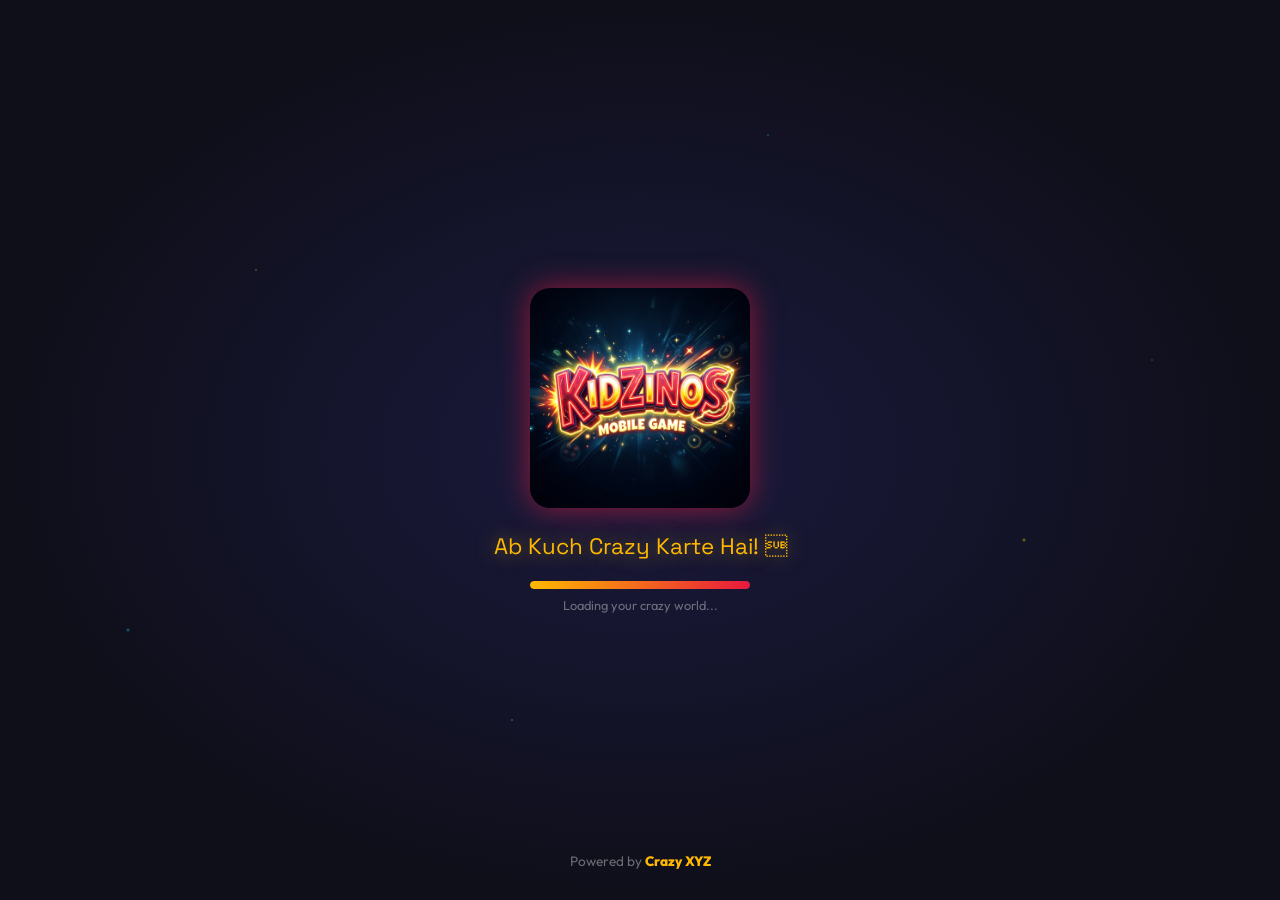
<file: index.html>
<!DOCTYPE html>
<html lang="en">

<head>
  <meta charset="UTF-8" />
  <meta name="viewport" content="width=device-width, initial-scale=1.0, maximum-scale=1.0, user-scalable=no" />
  <meta name="description"
    content="Kidzinos  S India's craziest skill challenge app powered by Crazy XYZ. Play, Win, Earn Zino Coins!" />
  <meta name="theme-color" content="#0F0F1A" />
  <title>Kidzinos S Ab Kuch Crazy Karte Hai!</title>
  <link rel="preconnect" href="https://fonts.googleapis.com" />
  <link rel="preconnect" href="https://fonts.gstatic.com" crossorigin />
  <link
    href="https://fonts.googleapis.com/css2?family=Inter:wght@300;400;500;600;700;800;900&family=Space+Grotesk:wght@400;500;600;700&family=Outfit:wght@400;500;600;700;800;900&display=swap"
    rel="stylesheet" />
  <link rel="stylesheet" href="https://cdnjs.cloudflare.com/ajax/libs/font-awesome/6.5.1/css/all.min.css" />
  <link rel="stylesheet" href="style.css?v=1781628816" />
  <link rel="stylesheet" href="social-features.css?v=1781628816" />
  <link rel="stylesheet" href="social-ui.css?v=1781628816" />
  <link rel="stylesheet" href="circle.css?v=1781628816" />
  <link rel="stylesheet" href="watch-features.css?v=1781628816" />
  <link rel="stylesheet" href="daily-streak.css?v=1781628816" />
</head>

<body>

  <!-- ====== GLOBAL BRAND STRIP (all screens) ====== -->
  <div id="global-brand-strip" class="global-brand-strip hidden">
    <span class="gs-item"><i class="fa-solid fa-brain"></i> Crazy Skills Only</span>
    <span class="gs-pipe"></span>
    <span class="gs-item"><i class="fa-solid fa-gift"></i> Rewarding</span>
    <span class="gs-pipe"></span>
    <span class="gs-item"><i class="fa-solid fa-bolt"></i> Powered by <strong>Crazy XYZ</strong></span>
  </div>

  <!-- ====== SPLASH SCREEN ====== -->
  <div id="screen-splash" class="screen active">
    <div class="splash-bg">
      <div class="splash-stars"></div>
      <div class="splash-content">
        <div class="splash-logo-wrap">
          <img src="kidzinos-logo.png" alt="Kidzinos" class="splash-sticker animated-logo" />
        </div>
        <div class="splash-tagline">Ab Kuch Crazy Karte Hai! </div>
        <div class="splash-loader">
          <div class="loader-bar">
            <div class="loader-fill"></div>
          </div>
          <div class="loader-text">Loading your crazy world...</div>
        </div>
      </div>
      <div class="splash-powered">Powered by <span>Crazy XYZ</span> </div>
    </div>
  </div>

  <!-- ====== ONBOARDING: LOGIN ====== -->
  <div id="screen-login" class="screen">
    <div class="onboard-bg">
      <div class="onboard-top">
        <div class="onboard-chars">
          <img src="char3.jpg" alt="Crazy XYZ" class="char-float char-left" />
          <img src="char4.jpg" alt="Crazy XYZ" class="char-float char-right" />
        </div>
        <div class="onboard-logo-area">
          <div class="onboard-brand">Kidz<span>inos</span></div>
          <div class="onboard-nextgen-animated">India's Next Gen App</div>
          <div class="onboard-sub">Powered by Crazy XYZ </div>
        </div>
      </div>
      <div class="auth-card">
        <div class="auth-title">Welcome, Crazino! </div>
        <div class="auth-sub">Enter your mobile number to get started</div>
        <div class="input-group" id="mobile-group">
          <label>Mobile Number</label>
          <div class="phone-input-wrap">
            <span class="phone-prefix"> +91</span>
            <input type="tel" id="mobile-input" maxlength="10" placeholder="9876543210" inputmode="numeric" />
          </div>
        </div>
        <div class="input-group hidden" id="otp-group">
          <label>Enter OTP</label>
          <div class="otp-boxes">
            <input type="text" class="otp-box" maxlength="1" inputmode="numeric" />
            <input type="text" class="otp-box" maxlength="1" inputmode="numeric" />
            <input type="text" class="otp-box" maxlength="1" inputmode="numeric" />
            <input type="text" class="otp-box" maxlength="1" inputmode="numeric" />
          </div>
          <div class="demo-otp-badge"> Demo OTP: <strong>1 2 3 4</strong></div>
          <div class="otp-hint">Sent to +91 <span id="otp-mobile-display"></span></div>
          <div class="otp-resend">Didn't receive? <a href="#" onclick="resendOtp()">Resend OTP</a></div>
        </div>
        <button class="btn-crazy" id="login-btn" onclick="handleLogin()">
          <span>Get OTP</span> <i class="btn-icon">"</i>
        </button>
        <div class="auth-divider">New here? <a href="#" onclick="goToRegister()">Create Account</a></div>
      </div>
    </div>
  </div>

  <!-- ====== ONBOARDING: REGISTER ====== -->
  <div id="screen-register" class="screen">
    <div class="onboard-bg reg-bg">
      <div class="reg-header">
        <button class="back-btn" onclick="navigateTo('login')"></button>
        <div class="reg-title-wrap">
          <div class="onboard-brand small">Kidz<span>inos</span></div>
          <div class="reg-step-label">Create Your Profile</div>
        </div>
      </div>
      <div class="auth-card reg-card">
        <div class="reg-avatar-row">
          <img src="crazinos-sticker.jpg" class="reg-sticker" alt="Crazinos" />
          <div>
            <div class="auth-title" style="font-size:1.3rem">Join The Crazy Gang! </div>
            <div class="auth-sub">Fill your details below</div>
          </div>
        </div>
        <div class="reg-form">
          <div class="input-group">
            <label>Your Name</label>
            <input type="text" id="reg-name" placeholder="e.g. Arjun Kumar" />
          </div>
          <div class="input-group">
            <label>Email Address</label>
            <input type="email" id="reg-email" placeholder="arjun@email.com" />
          </div>
          <div class="reg-row">
            <div class="input-group half">
              <label>Date of Birth</label>
              <input type="date" id="reg-dob" />
            </div>
            <div class="input-group half">
              <label>City</label>
              <input type="text" id="reg-city" placeholder="Mumbai" />
            </div>
          </div>
          <button class="btn-crazy" onclick="handleRegister()">
            <span>Start My Journey </span>
          </button>
        </div>
      </div>
    </div>
  </div>

  <!-- ====== HOME SCREEN ====== -->
  <div id="screen-home" class="screen app-screen">
    <div class="app-wrap">
      <!-- Header -->
      <div class="app-header">
        <div class="header-left">
          <div class="header-name" id="home-username">Welcome back, Jay</div>
        </div>
        <div class="header-right">
          <!-- Circle Request Button -->
          <button class="circle-nav-btn" onclick="openCircleModal()" id="circle-nav-btn">
            <i class="fa-solid fa-circle-dot"></i> Circle
            <span class="circle-badge" id="circle-badge-header" style="display:none;">0</span>
          </button>
          <div class="zino-badge" onclick="navigateTo('store')">
            <img src="zino-coin.png" alt="Zino" class="zino-icon-sm" />
            <span id="zino-count">250</span>
          </div>
          <div class="streak-badge" onclick="openStreakFacts()">
            <span class="streak-emoji">🔥</span>
            <span id="home-streak-count">5</span>
          </div>
          <div class="avatar-btn" onclick="navigateTo('profile')">
            <div class="avatar-circle">J</div>
          </div>
        </div>
      </div>


      <div class="stories-row">
        <div class="story-item" onclick="openAddStoryModal()">
          <div class="story-ring">
            <div class="story-avatar story-add">+</div>
          </div>
          <div class="story-label story-label-you">Your story</div>
        </div>
        <div class="story-item"
          onclick="openStory('Amit', 'char1.jpg', '🔥 Just scored 95% on today\'s Brain Drill! Who can beat me? 🧠⚡')">
          <div class="story-ring">
            <img src="char1.jpg" class="story-avatar" alt="Amit" />
          </div>
          <div class="story-label">Amit</div>
        </div>
        <div class="story-item"
          onclick="openStory('Riya', 'char2.jpg', '🎯 Science Showdown champ! 3rd week in a row 🏆 #Kidzinos')">
          <div class="story-ring">
            <img src="char2.jpg" class="story-avatar" alt="Riya" />
          </div>
          <div class="story-label">Riya</div>
        </div>
        <div class="story-item"
          onclick="openStory('Dev', 'char3.jpg', '💡 Did you know? Octopuses have 3 hearts! Swipe for more crazy facts 🐙')">
          <div class="story-ring">
            <img src="char3.jpg" class="story-avatar" alt="Dev" />
          </div>
          <div class="story-label">Dev</div>
        </div>
        <div class="story-item"
          onclick="openStory('Zara', 'char4.jpg', '🌟 Just unlocked the Hyderabad City Card! Daily missions = daily wins 🎴')">
          <div class="story-ring">
            <img src="char4.jpg" class="story-avatar" alt="Zara" />
          </div>
          <div class="story-label">Zara</div>
        </div>
        <div class="story-item" onclick="openLeaderboard()">
          <div class="story-ring">
            <div class="story-avatar" style="font-size:0.9rem;color:#fff;background:#1e1e1e">🏆</div>
          </div>
          <div class="story-label">Top</div>
        </div>
      </div>



      <!-- Scrollable Content -->
      <div class="home-scroll">
        <!-- ── BANNER SECTION ── -->
        <div class="banner-section">
          <div class="banner-slider">
            <!-- Slide 1: Live Now -->
            <div class="banner-slide active-slide" style="background-image: url('banner_live_now.png');"
              onclick="navigateTo('watch')">
              <div class="banner-caption">Live Now&hellip;</div>
            </div>
            <!-- Slide 2: Mega Science Kit -->
            <div class="banner-slide" style="background-image: url('banner_science_kit.png');"
              onclick="navigateTo('store')">
              <div class="banner-caption">Shop With Zino Coins</div>
            </div>
            <!-- Slide 3: Fun & Learn Kit -->
            <div class="banner-slide" style="background-image: url('banner_fun_learn.png');"
              onclick="navigateTo('store')">
              <div class="banner-caption">Shop With Zino Coins</div>
            </div>
            <!-- Slide 4: Join Crazy XYZ Army -->
            <div class="banner-slide" style="background-image: url('banner_join_army.png');"
              onclick="navigateTo('play')">
              <div class="banner-caption">Join Now</div>
            </div>
            <!-- Slide 5: Crazy Wars Contest -->
            <div class="banner-slide" style="background-image: url('banner_play_now.png');"
              onclick="navigateTo('play')">
              <div class="banner-caption">Play Now</div>
            </div>
          </div>
          <!-- Dots outside the container, centered below -->
          <div class="banner-dots">
            <span class="b-dot active"></span>
            <span class="b-dot"></span>
            <span class="b-dot"></span>
            <span class="b-dot"></span>
            <span class="b-dot"></span>
          </div>
        </div>


        <!-- Card 1: Crazy Rank Card (Compact) -->
        <div class="home-sub-card rank-card" onclick="openLeaderboard()"
          style="margin-top: 16px; padding:12px 16px; cursor:pointer; display:flex; align-items:center; justify-content:space-between; background:linear-gradient(90deg, rgba(255,184,0,0.05), rgba(255,184,0,0.15)); border:1px solid rgba(255,184,0,0.2); border-radius:16px;">
          <div style="display:flex; align-items:center; gap:12px;">
            <div
              style="font-size:1.8rem; background:linear-gradient(135deg, #FFD700, #FF4500); -webkit-background-clip:text; -webkit-text-fill-color:transparent; filter:drop-shadow(0 2px 4px rgba(255,165,0,0.5));">
              <i class="fa-solid fa-crown"></i>
            </div>
            <div style="display:flex; flex-direction:column;">
              <div
                style="font-size:0.7rem; color:rgba(255,255,255,0.7); font-weight:700; text-transform:uppercase; letter-spacing:1px;">
                Your Crazy Rank</div>
              <div style="display:flex; align-items:center; gap:8px;">
                <span id="home-rank-level"
                  style="font-family:var(--font-display); font-size:1.6rem; font-weight:900; color:#fff;">#7</span>
                <div
                  style="display:flex; align-items:center; gap:4px; background:rgba(255,215,0,0.15); padding:2px 8px; border-radius:12px; border:1px solid rgba(255,215,0,0.3);">
                  <i class="fa-solid fa-medal" style="color:#FFD700; font-size:0.8rem;"></i>
                  <span id="home-rank-name"
                    style="font-size:0.85rem; font-weight:800; color:#FFD700; text-transform:uppercase;">Legend</span>
                </div>
              </div>
            </div>
          </div>
          <div style="color:var(--st-muted); opacity:0.7;">
            <i class="fa-solid fa-chevron-right"></i>
          </div>
        </div>

        <!-- Card 2: Daily Streak Card -->
        <div class="home-sub-card daily-streak-card" id="daily-streak-card">
          <!-- Rendered by daily-streak.js -->
        </div>


        <!-- Collapsible Fact Hype Analysis Container -->
        <div id="fact-analysis-container"
          style="display:none; transition:all 0.3s ease-in-out; margin-top:-8px; margin-bottom:16px;">
          <div class="home-sub-card facts-stats-card"
            style="border-top-left-radius:0; border-top-right-radius:0; border-top:none; margin-top:0;">
            <div class="hsc-header">
              <span class="hsc-title"><i class="fa-solid fa-layer-group"></i> on a mission to 1% smart everyday</span>
              <span id="fact-analysis-status" style="font-size:0.72rem; color:var(--st-muted); font-weight:600;">Daily
                Deck</span>
            </div>
            <div class="hsc-body" id="fact-analysis-body">

              <!-- VIEW A: Tinder Swipe Stack -->
              <div id="fact-swipe-view"
                style="position:relative; width:100%; height:320px; perspective:1000px; display:flex; align-items:center; justify-content:center;">
                <!-- Cards will be injected here via JS -->
                <div id="swipe-cards-container" style="position:relative; width:90%; height:260px;"></div>

                <!-- Action Buttons -->
                <div
                  style="position:absolute; bottom:0; width:100%; display:flex; justify-content:center; gap:20px; padding:10px 0; z-index:100;">
                  <button onclick="handleFactSwipe('left')"
                    style="width:50px; height:50px; border-radius:50%; background:rgba(255,255,255,0.05); border:1px solid rgba(255,255,255,0.1); color:var(--st-muted); font-size:1.5rem; display:flex; align-items:center; justify-content:center; cursor:pointer; box-shadow:0 4px 10px rgba(0,0,0,0.3); backdrop-filter:blur(5px);"><i
                      class="fa-solid fa-xmark"></i></button>
                  <button onclick="handleFactSwipe('right')"
                    style="width:50px; height:50px; border-radius:50%; background:rgba(255,255,255,0.05); border:1px solid rgba(0,242,254,0.3); color:#00F2FE; font-size:1.2rem; display:flex; align-items:center; justify-content:center; cursor:pointer; box-shadow:0 4px 10px rgba(0,242,254,0.2); backdrop-filter:blur(5px);"><i
                      class="fa-solid fa-rocket"></i></button>
                </div>
              </div>

              <!-- VIEW B: Grid View (Hidden by default) -->
              <div id="fact-grid-container" style="display:none; flex-direction:column; gap:16px;">
                <div
                  style="text-align:center; background:rgba(34,197,94,0.1); border:1px solid rgba(34,197,94,0.3); border-radius:12px; padding:12px; color:#22c55e; font-size:0.85rem; font-weight:700;">
                  <i class="fa-solid fa-circle-check"></i> Streak claimed! Come back tomorrow.
                </div>
                <div id="fact-grid-view" style="display:grid; grid-template-columns:repeat(2, 1fr); gap:12px;">
                  <!-- Grid cards injected via JS -->
                </div>
              </div>

            </div>
          </div>
        </div>

        <!-- Secret Missions Card -->
        <div class="home-sub-card sm-card" id="secret-missions-card">

          <!-- Trigger Header (always visible) -->
          <div class="hsc-header" onclick="toggleSecretMissions()"
            style="cursor: pointer; user-select: none; border-bottom: none; margin-bottom: 8px; padding-bottom: 0;">
            <span class="hsc-title"><i class="fa-solid fa-scroll"></i> Secret Missions</span>
            <div style="display:flex; align-items:center; gap:8px;">
              <span class="sm-badge" id="missions-status-badge">0/5</span>
              <i class="fa-solid fa-chevron-down" id="sm-chevron"
                style="font-size:0.8rem; color:rgba(255,255,255,0.4); transition:transform 0.3s;"></i>
            </div>
          </div>
          <div style="font-size:0.75rem; color:rgba(255,255,255,0.45); margin-bottom: 12px; padding: 0 4px;">Complete
            all 5 to unlock a City Card!</div>

          <!-- Progress dots row (always visible below trigger) -->
          <div class="sm-dots-row">
            <div class="sm-dot" id="sm-pdot-0"></div>
            <div class="sm-dot" id="sm-pdot-1"></div>
            <div class="sm-dot" id="sm-pdot-2"></div>
            <div class="sm-dot" id="sm-pdot-3"></div>
            <div class="sm-dot" id="sm-pdot-4"></div>
          </div>

          <!-- Expandable body -->
          <div id="sm-body" style="display:none;">

            <!-- Section label -->
            <div class="sm-section-label"><i class="fa-solid fa-list-check"></i> Daily Missions</div>

            <!-- Missions -->
            <div id="sm-daily-missions" style="display:flex; flex-direction:column; gap:6px; margin-bottom:14px;">

              <div class="sm-row" id="sm-mission-0" onclick="completeMission(0)">
                <div class="sm-ri sm-ri-orange"><i class="fa-solid fa-calendar-check"></i></div>
                <div class="sm-rb">
                  <div class="sm-rt">Complete Today's Streak</div>
                  <div class="sm-rs">Swipe all 6 daily fact cards</div>
                </div>
                <div class="sm-rc" id="sm-check-0"><i class="fa-regular fa-circle-dot"></i></div>
              </div>

              <div class="sm-row" id="sm-mission-1" onclick="completeMission(1)">
                <div class="sm-ri sm-ri-blue"><i class="fa-solid fa-bullseye"></i></div>
                <div class="sm-rb">
                  <div class="sm-rt">Play Daily Challenge</div>
                  <div class="sm-rs">Complete the featured daily challenge</div>
                </div>
                <div class="sm-rc" id="sm-check-1"><i class="fa-regular fa-circle-dot"></i></div>
              </div>

              <div class="sm-row" id="sm-mission-2" onclick="completeMission(2)">
                <div class="sm-ri sm-ri-yellow"><i class="fa-solid fa-trophy"></i></div>
                <div class="sm-rb">
                  <div class="sm-rt">Play Contest / Weekly Challenge</div>
                  <div class="sm-rs">Enter any active contest</div>
                </div>
                <div class="sm-rc" id="sm-check-2"><i class="fa-regular fa-circle-dot"></i></div>
              </div>

              <div class="sm-row" id="sm-mission-3" onclick="completeMission(3)">
                <div class="sm-ri sm-ri-red"><i class="fa-solid fa-circle-play"></i></div>
                <div class="sm-rb">
                  <div class="sm-rt">Watch &amp; Earn a Video</div>
                  <div class="sm-rs">Watch a full XYZ Studio video</div>
                </div>
                <div class="sm-rc" id="sm-check-3"><i class="fa-regular fa-circle-dot"></i></div>
              </div>

              <div class="sm-row" id="sm-mission-4" onclick="completeMission(4)">
                <div class="sm-ri sm-ri-purple"><i class="fa-solid fa-users"></i></div>
                <div class="sm-rb">
                  <div class="sm-rt">Play a Clash with a Friend</div>
                  <div class="sm-rs">Start a 1v1 Brain Battle</div>
                </div>
                <div class="sm-rc" id="sm-check-4"><i class="fa-regular fa-circle-dot"></i></div>
              </div>

            </div>

            <!-- City Card Reward (hidden until all done) -->
            <div id="sm-city-reward-preview" class="sm-city-card" style="display:none;">
              <div style="display:flex; align-items:flex-start; gap:12px; margin-bottom:12px;">
                <div class="sm-city-icon-box"><i class="fa-solid fa-city"></i></div>
                <div style="flex:1;">
                  <div class="sm-city-label"><i class="fa-solid fa-lock-open"></i> CITY CARD UNLOCKED</div>
                  <div class="sm-city-name" id="sm-city-name">Hyderabad</div>
                  <div class="sm-city-fact" id="sm-city-fact">The City of Pearls — home to the world's largest film
                    studio!</div>
                </div>
              </div>
              <button class="sm-share-btn" onclick="shareCityCard()"><i class="fa-solid fa-share-nodes"></i> Share City
                Card</button>
            </div>

            <!-- Landmark toggle -->
            <button class="sm-lm-toggle" onclick="toggleLandmarks()">
              <span style="display:flex; align-items:center; gap:6px;"><i class="fa-solid fa-star"
                  style="color:#FFD700;"></i> Landmark Missions</span>
              <span
                style="display:flex; align-items:center; gap:5px; font-size:0.7rem; color:rgba(255,255,255,0.45);">Rare
                Cards <i class="fa-solid fa-chevron-down" id="lm-chevron" style="font-size:0.65rem;"></i></span>
            </button>

            <!-- Landmark body -->
            <div id="sm-landmark-body" style="display:none; margin-top:8px;">
              <div style="display:flex; flex-direction:column; gap:6px;">

                <div class="sm-lm-row">
                  <div class="sm-ri sm-ri-blue" style="width:28px;height:28px;font-size:0.75rem;"><i
                      class="fa-solid fa-shield-halved"></i></div>
                  <div style="flex:1;">
                    <div class="sm-lm-title">Receive a Shield</div>
                    <div class="sm-lm-sub">Keep a 7-day streak alive</div>
                  </div>
                  <div class="sm-lm-pill">Shield Card</div>
                </div>

                <div class="sm-lm-row">
                  <div class="sm-ri sm-ri-yellow" style="width:28px;height:28px;font-size:0.75rem;"><i
                      class="fa-solid fa-ranking-star"></i></div>
                  <div style="flex:1;">
                    <div class="sm-lm-title">Top 10% in Daily</div>
                    <div class="sm-lm-sub">Daily leaderboard top 10%</div>
                  </div>
                  <div class="sm-lm-pill">Achievement</div>
                </div>

                <div class="sm-lm-row">
                  <div class="sm-ri sm-ri-orange" style="width:28px;height:28px;font-size:0.75rem;"><i
                      class="fa-solid fa-bullhorn"></i></div>
                  <div style="flex:1;">
                    <div class="sm-lm-title">1,000 Buzz Reactions</div>
                    <div class="sm-lm-sub">Get 1k Buzz on your posts</div>
                  </div>
                  <div class="sm-lm-pill">Community</div>
                </div>

                <div class="sm-lm-row">
                  <div class="sm-ri sm-ri-purple" style="width:28px;height:28px;font-size:0.75rem;"><i
                      class="fa-solid fa-rocket"></i></div>
                  <div style="flex:1;">
                    <div class="sm-lm-title">1,000 Hype Reactions</div>
                    <div class="sm-lm-sub">Get 1k Hype on your posts</div>
                  </div>
                  <div class="sm-lm-pill">Energy</div>
                </div>

                <div class="sm-lm-row">
                  <div class="sm-ri sm-ri-red" style="width:28px;height:28px;font-size:0.75rem;"><i
                      class="fa-solid fa-heart"></i></div>
                  <div style="flex:1;">
                    <div class="sm-lm-title">1,000 Love Reactions</div>
                    <div class="sm-lm-sub">Get 1k Love on your posts</div>
                  </div>
                  <div class="sm-lm-pill">Warmth</div>
                </div>

              </div>
            </div>

          </div><!-- end sm-body -->
        </div><!-- end sm-card -->



        <!-- Rival Section -->
        <div class="home-sub-card rival-card">
          <div class="hsc-header">
            <span class="hsc-title"><i class="fa-solid fa-user-ninja"></i> Your Active Rival</span>
            <span class="rival-online-badge"><span class="live-dot"></span> Online</span>
          </div>
          <div class="rival-body">
            <div class="rival-compare-row">
              <div class="rival-user me">
                <div class="rival-avatar">J</div>
                <div class="rival-name">You</div>
                <div class="rival-score" id="rival-my-score">7,840</div>
              </div>
              <div class="rival-versus">VS</div>
              <div class="rival-user opp">
                <div class="rival-avatar" style="background:#ef4444">R</div>
                <div class="rival-name" id="rival-opp-name">Rohan (Delhi)</div>
                <div class="rival-score" id="rival-opp-score">7,910</div>
              </div>
            </div>
            <div class="rival-footer-hint">He is just +70 XP ahead! Beat him in Play Zone!</div>
          </div>
        </div>

        <!-- Featured Contest Subsection -->
        <div class="home-sub-card featured-contest-card" onclick="navigateTo('play')"
          style="margin-top:16px; border: 1.5px solid rgba(255, 46, 76, 0.25);">
          <div class="hsc-header">
            <span class="hsc-title"><i class="fa-solid fa-trophy"></i> Featured Contest</span>
            <span class="live-badge-red"
              style="background:#FF2E4C; color:#fff; border-radius:99px; padding:2px 8px; font-size:0.75rem; font-weight:700;"><span
                class="live-dot"></span> LIVE</span>
          </div>
          <div class="featured-contest-body" style="display:flex; flex-direction:column; gap:12px;">
            <div class="fc-main-row" style="display:flex; justify-content:space-between; align-items:center;">
              <div class="fc-details" style="flex:1;">
                <div class="fc-title"
                  style="font-family:'Space Grotesk',sans-serif; font-size:1.2rem; font-weight:700; color:#fff;">Weekly
                  Clash: Week 12</div>
                <div class="fc-desc" style="font-size:0.85rem; color:rgba(255,255,255,0.7); margin-top:4px;">Solve
                  today's challenge questions and rank up!</div>
                <div class="fc-prize-pill"
                  style="display:inline-block; margin-top:8px; font-size:0.8rem; font-weight:700; color:#FF2E4C;"><i
                    class="fa-solid fa-award"></i> Prize pool: ₹2,000 cash</div>
              </div>
              <img src="char1.jpg" class="fc-img" alt="Crazy XYZ"
                style="width:70px; height:70px; border-radius:50%; object-fit:cover; margin-left:12px;" />
            </div>
            <button class="fc-play-btn" onclick="event.stopPropagation(); navigateTo('play')"
              style="width:100%; padding:10px; font-weight:700; font-family:'Space Grotesk',sans-serif; cursor:pointer;">
              <i class="fa-solid fa-gamepad"></i> Play Now
            </button>
          </div>
        </div>
        <!-- Unlimited Zone Portal Section -->
        <div class="home-sub-card uz-portal-card" onclick="navigateTo('unlimited-zone')"
          style="margin-top:20px; padding:20px; background:linear-gradient(135deg, rgba(168,85,247,0.1) 0%, rgba(168,85,247,0.02) 100%); border:1px solid rgba(168,85,247,0.3); border-radius:20px; cursor:pointer; display:flex; align-items:center; gap:16px; position:relative; overflow:hidden; box-shadow:0 8px 24px rgba(0,0,0,0.3);">
          <!-- Glow effect -->
          <div
            style="position:absolute; top:-30px; left:-30px; width:100px; height:100px; background:radial-gradient(circle, rgba(168,85,247,0.4) 0%, transparent 70%); border-radius:50%; filter:blur(10px);">
          </div>

          <div style="font-size:2.8rem; animation: pulse 2s infinite alternate;">🌀</div>
          <div style="flex:1; z-index:1;">
            <h3
              style="margin:0 0 4px 0; font-family:'Space Grotesk',sans-serif; font-size:1.3rem; color:#fff; text-shadow:0 2px 4px rgba(0,0,0,0.5);">
              Enter the Unlimited Zone</h3>
            <p style="margin:0; font-size:0.8rem; color:rgba(255,255,255,0.6); line-height:1.4;">Tags, Badges, City
              Cards &amp; More!</p>
          </div>
          <div style="color:rgba(168,85,247,0.8); font-size:1.2rem;">
            <i class="fa-solid fa-chevron-right"></i>
          </div>
        </div>



      </div>


      <div style="height:80px"></div>
    </div><!-- end home-scroll -->
  </div><!-- end app-wrap -->

  <!-- ====== UNLIMITED ZONE SCREEN ====== -->
  <div id="screen-unlimited-zone" class="screen app-screen">
    <div class="app-wrap uz-screen-wrap" style="background:#05050a; display:flex; flex-direction:column; height:100vh;">
      <!-- Header -->
      <div
        style="padding:16px; display:flex; justify-content:space-between; align-items:center; border-bottom:1px solid rgba(255,255,255,0.05); position:absolute; top:0; width:100%; z-index:50; background:linear-gradient(to bottom, rgba(5,5,10,0.9), transparent);">
        <button onclick="navigateTo('home')"
          style="background:rgba(0,0,0,0.5); border:1px solid rgba(255,255,255,0.1); width:40px; height:40px; border-radius:50%; color:#fff; font-size:1.1rem; display:flex; align-items:center; justify-content:center; cursor:pointer; backdrop-filter:blur(5px);"><i
            class="fa-solid fa-arrow-left"></i></button>
        <h2
          style="margin:0; font-size:1.2rem; color:#fff; font-family:'Space Grotesk',sans-serif; text-shadow:0 2px 4px rgba(0,0,0,0.5);">
          <i class="fa-solid fa-infinity" style="color:#a855f7;"></i> Unlimited Zone</h2>
        <div style="width:40px;"></div>
      </div>

      <!-- Feed Container -->
      <div id="uz-feed-container" class="uz-feed-container"
        style="flex:1; overflow-y:auto; scroll-snap-type:y mandatory; display:flex; flex-direction:column; height:100vh;">
        <!-- Posts generated by JS -->
      </div>
    </div>
  </div>

  <!-- ====== PLAY SCREEN ====== -->
  <div id="screen-play" class="screen app-screen">
    <div class="app-wrap">

      <!-- Play header -->
      <div class="play-header-row">
        <div class="play-header-left">
          <div class="play-header-title">Play Zone</div>
          <div class="play-header-sub">Choose your battle</div>
        </div>
        <div style="display:flex;align-items:center;gap:8px">
          <img src="sticker3.jpg" class="play-header-sticker" alt="" />
          <div class="zino-badge-sm">
            <img src="zino-coin.png" class="zino-icon-sm" /><span id="play-zino">250</span>
          </div>
        </div>
      </div>

      <!-- Play Grid Stack (2x2 Segment Cards) -->
      <div class="play-grid-stack">
        <!-- Daily Challenge -->
        <div class="play-segment-card active-ptab" id="ptab-drill" onclick="switchPlayTab('drill')">
          <div class="segment-header">
            <div class="segment-icon-wrap">
              <i class="fa-solid fa-bolt"></i>
            </div>
            <span class="segment-badge">Daily</span>
          </div>
          <div class="segment-body">
            <div class="segment-title">Daily Challenge</div>
            <div class="segment-desc">Solve today's drill</div>
          </div>
        </div>

        <!-- League War (Contest) -->
        <div class="play-segment-card" id="ptab-war" onclick="switchPlayTab('war')">
          <div class="segment-header">
            <div class="segment-icon-wrap">
              <i class="fa-solid fa-khanda"></i>
            </div>
            <span class="segment-badge">Contest</span>
          </div>
          <div class="segment-body">
            <div class="segment-title">League War</div>
            <div class="segment-desc">Enter the arena</div>
          </div>
        </div>

        <!-- Secret Sunday (Weekly) -->
        <div class="play-segment-card" id="ptab-clash" onclick="switchPlayTab('clash')">
          <div class="segment-header">
            <div class="segment-icon-wrap">
              <i class="fa-solid fa-calendar-week"></i>
            </div>
            <span class="segment-badge">Weekly</span>
          </div>
          <div class="segment-body">
            <div class="segment-title">Secret Sunday</div>
            <div class="segment-desc">Sunday special clash</div>
          </div>
        </div>

        <!-- Clash with Friend (Battle) -->
        <div class="play-segment-card" id="ptab-battle" onclick="switchPlayTab('battle')">
          <div class="segment-header">
            <div class="segment-icon-wrap">
              <i class="fa-solid fa-user-group"></i>
            </div>
            <span class="segment-badge">Battle</span>
          </div>
          <div class="segment-body">
            <div class="segment-title">Clash with Friend</div>
            <div class="segment-desc">1v1 Brain Battle</div>
          </div>
        </div>
      </div>

      <div class="home-scroll">

        <!-- ===== DAILY DRILL TAB ===== -->
        <div id="ptab-content-drill" class="ptab-content">
          <div class="ch-section-header">
            <span class="ch-section-title"><i class="fa-solid fa-bolt"></i> Daily Drill</span>
            <span class="ch-section-count">Free 1 set daily</span>
          </div>

          <!-- Today's drill card -->
          <div class="challenge-card-new" onclick="showChallengeDetail('drill')">
            <div class="chn-thumb drill-thumb">
              <img src="crazinos-sticker.jpg" class="chn-bg-img" alt="" />
              <div class="chn-thumb-overlay"></div>
              <div class="chn-live-badge"><span class="live-dot"></span> LIVE</div>
            </div>
            <div class="chn-body">
              <div class="chn-title">Today's Brain Drill</div>
              <div class="chn-meta-row">
                <span class="chn-meta-item gold-text"><i class="fa-solid fa-coins"></i> +10 Zino Coins</span>
                <span class="chn-meta-item"><i class="fa-solid fa-list-ol"></i> 10 Questions</span>
              </div>
              <div class="chn-meta-row">
                <span class="chn-meta-item"><i class="fa-regular fa-clock"></i> ~5 mins</span>
                <span class="chn-meta-item red-text"><i class="fa-solid fa-circle-dot"></i> Resets midnight</span>
              </div>
              <button class="chn-action-btn drill-action">
                <i class="fa-solid fa-bolt"></i> Start Now
              </button>
              <button class="chn-action-btn" onclick="openFriendChallengeModal()"
                style="background: linear-gradient(135deg, #7c3aed, #4f46e5); margin-top: 8px;">
                <i class="fa-solid fa-user-ninja"></i> Battle a Friend (<span id="fc-left-count">3</span> left)
              </button>
            </div>
          </div>
          <div id="custom-drill-container" class="custom-challenges-container"></div>

          <!-- Drill info strip -->
          <div class="drill-info-strip">
            <div class="dis-item"><i class="fa-solid fa-circle-check"></i><span>Free forever</span></div>
            <div class="dis-item"><i class="fa-solid fa-fire"></i><span>Build streaks</span></div>
            <div class="dis-item"><i class="fa-solid fa-rotate-right"></i><span>New daily</span></div>
          </div>
        </div>

        <!-- ===== WEEKLY CLASH TAB ===== -->
        <div id="ptab-content-clash" class="ptab-content hidden">
          <div class="ch-section-header">
            <span class="ch-section-title"><i class="fa-solid fa-calendar-week"></i> Weekly Clash</span>
            <span class="ch-section-count">Once a week</span>
          </div>

          <!-- Clash card like screenshot 3 -->
          <div class="clash-card-new" onclick="showChallengeDetail('clash')">
            <div class="ccn-top">
              <div class="ccn-live"><span class="live-dot"></span> LIVE</div>
            </div>
            <div class="ccn-title">Week 12 &middot; Day 3</div>
            <div class="ccn-desc">Answer today's challenge &amp; climb the leaderboard!</div>
            <div class="ccn-stats-row">
              <span class="ccn-stat"><i class="fa-solid fa-trophy"></i> Top Prize: <strong>&#8377;2,000</strong></span>
              <span class="ccn-stat"><i class="fa-solid fa-users"></i> <strong>1,247</strong> Players</span>
            </div>
            <div class="ccn-day-dots">
              <span class="cday done">1</span>
              <span class="cday done">2</span>
              <span class="cday active-day">3</span>
              <span class="cday">4</span>
              <span class="cday">5</span>
              <span class="cday">6</span>
              <span class="cday">7</span>
            </div>
            <div class="ccn-footer">
              <img src="crazinos-sticker.jpg" class="ccn-img" alt="" />
              <button class="ccn-enter-btn" onclick="event.stopPropagation(); showChallengeDetail('clash')">
                <i class="fa-solid fa-khanda"></i> Enter Battle
              </button>
            </div>
          </div>
          <div id="custom-clash-container" class="custom-challenges-container"></div>

          <!-- Upcoming next week -->
          <div class="ch-section-header" style="margin-top:16px">
            <span class="ch-section-title"><i class="fa-regular fa-calendar"></i> Upcoming</span>
          </div>
          <div class="upcoming-card">
            <i class="fa-solid fa-lock upcoming-lock"></i>
            <div class="upcoming-text">
              <div class="upcoming-title">Week 13 Clash</div>
              <div class="upcoming-sub">Starts Monday Crazy Pass required</div>
            </div>
            <button class="upcoming-pass-btn" onclick="navigateTo('subscription')">
              <i class="fa-solid fa-crown"></i> Get Pass
            </button>
          </div>
        </div>

        <!-- ===== CRAZY WAR TAB ===== -->
        <div id="ptab-content-war" class="ptab-content hidden">
          <div class="ch-section-header">
            <span class="ch-section-title"><i class="fa-solid fa-bolt-lightning"></i> Trending Challenges</span>
            <span class="ch-section-count">3</span>
          </div>

          <!-- War challenge card 1 (like screenshot 1) -->
          <div class="challenge-card-new" onclick="showChallengeDetail('war1')">
            <div class="chn-thumb war-thumb">
              <img src="char1.jpg" class="chn-bg-img" alt="" />
              <div class="chn-thumb-overlay"></div>
              <div class="chn-live-badge"><span class="live-dot"></span> LIVE</div>
            </div>
            <div class="chn-body">
              <div class="chn-title">WAH WAH CHALLENGE</div>
              <div class="chn-meta-row">
                <span class="chn-meta-item gold-text"><i class="fa-solid fa-trophy"></i> &#8377;50,000 cash</span>
                <span class="chn-meta-item"><i class="fa-solid fa-list-ol"></i> 7 Questions</span>
              </div>
              <div class="chn-meta-row">
                <span class="chn-meta-item"><i class="fa-regular fa-clock"></i> ~4 mins</span>
                <span class="chn-meta-item red-text"><i class="fa-solid fa-circle-dot"></i> Ends 28 Apr, 5:30 AM</span>
              </div>
              <div class="chn-completed-row">
                <i class="fa-solid fa-circle-check"></i> COMPLETED
              </div>
            </div>
          </div>

          <!-- War challenge card 2 -->
          <div class="challenge-card-new" onclick="showChallengeDetail('war2')">
            <div class="chn-thumb" style="background:linear-gradient(135deg,#1a0028,#3d006e)">
              <img src="char3.jpg" class="chn-bg-img" alt="" />
              <div class="chn-thumb-overlay"></div>
              <div class="chn-live-badge"><span class="live-dot"></span> LIVE</div>
            </div>
            <div class="chn-body">
              <div class="chn-title">SCIENCE SHOWDOWN</div>
              <div class="chn-meta-row">
                <span class="chn-meta-item gold-text"><i class="fa-solid fa-trophy"></i> &#8377;25,000 cash</span>
                <span class="chn-meta-item"><i class="fa-solid fa-list-ol"></i> 7 Questions</span>
              </div>
              <div class="chn-meta-row">
                <span class="chn-meta-item"><i class="fa-regular fa-clock"></i> ~4 mins</span>
                <span class="chn-meta-item red-text"><i class="fa-solid fa-circle-dot"></i> Ends 29 Apr, 5:30 AM</span>
              </div>
              <button class="chn-action-btn war-action">
                <i class="fa-solid fa-khanda"></i> Enter War
              </button>
            </div>
          </div>

          <!-- War challenge card 3 -->
          <div class="challenge-card-new" onclick="showChallengeDetail('war3')">
            <div class="chn-thumb" style="background:linear-gradient(135deg,#002014,#005c3b)">
              <img src="char2.jpg" class="chn-bg-img" alt="" />
              <div class="chn-thumb-overlay"></div>
              <div class="chn-live-badge"><span class="live-dot"></span> LIVE</div>
            </div>
            <div class="chn-body">
              <div class="chn-title">HISTORY HUNTERS</div>
              <div class="chn-meta-row">
                <span class="chn-meta-item gold-text"><i class="fa-solid fa-trophy"></i> &#8377;10,000 cash</span>
                <span class="chn-meta-item"><i class="fa-solid fa-list-ol"></i> 7 Questions</span>
              </div>
              <div class="chn-meta-row">
                <span class="chn-meta-item"><i class="fa-regular fa-clock"></i> ~4 mins</span>
                <span class="chn-meta-item red-text"><i class="fa-solid fa-circle-dot"></i> Ends 30 Apr, 5:30 AM</span>
              </div>
              <button class="chn-action-btn war-action">
                <i class="fa-solid fa-khanda"></i> Enter War
              </button>
            </div>
          </div>
        </div><!-- end war tab -->

        <!-- ===== BRAIN BATTLE TAB ===== -->
        <div id="ptab-content-battle" class="ptab-content hidden">
          <div class="ch-section-header">
            <span class="ch-section-title"><i class="fa-solid fa-user-group"></i> Brain Battle</span>
            <span class="ch-section-count">Live 1v1 Clash</span>
          </div>

          <div class="challenge-card-new" onclick="showChallengeDetail('battle')">
            <div class="chn-thumb" style="background: linear-gradient(135deg, #1e1b4b, #311042)">
              <div class="chn-live-badge"><span class="live-dot"></span> LIVE BATTLES</div>
            </div>
            <div class="chn-body">
              <div class="chn-title">Brain Battle 1v1</div>
              <div class="chn-meta-row">
                <span class="chn-meta-item gold-text"><i class="fa-solid fa-bolt"></i> +20 Zino Coins</span>
                <span class="chn-meta-item"><i class="fa-solid fa-clock"></i> 5 Quick Qs</span>
              </div>
              <div class="chn-meta-row">
                <span class="chn-meta-item"><i class="fa-solid fa-user-ninja"></i> Real-time Matchmaking</span>
              </div>
              <button class="chn-action-btn war-action">
                <i class="fa-solid fa-play"></i> Match Now
              </button>
            </div>
          </div>
        </div>



        <div style="height:80px"></div>
      </div>
    </div>
  </div>

  <!-- ====== CHALLENGE DETAIL SCREEN ====== -->
  <div id="screen-challenge" class="screen app-screen">
    <div class="app-wrap">
      <div class="inner-header">
        <button class="back-btn-inner" onclick="navigateTo('play')"><i class="fa-solid fa-arrow-left"></i></button>
        <div class="inner-title">Challenge Info</div>
        <div class="ch-detail-trophy"><i class="fa-solid fa-trophy"></i></div>
      </div>
      <div class="home-scroll">

        <!-- Challenge Banner & Title -->
        <div class="chd-hero-card">
          <div class="chd-live-row">
            <span class="chd-live-badge"><span class="live-dot"></span> LIVE</span>
            <span class="chd-status-badge" id="chd-reg-status">Not Registered</span>
          </div>
          <div class="chd-name" id="chd-name">WAH WAH CHALLENGE</div>
          <div class="chd-timeline" id="chd-timeline"><i class="fa-regular fa-calendar"></i> Starts: Jun 16 • Ends: Jun 30</div>
        </div>

        <!-- Section: Registration & Participation -->
        <div class="chd-section-card registration-section">
          <div style="display:flex; justify-content:space-between; align-items:center; margin-bottom:12px;">
            <div>
              <div style="font-size:0.8rem; color:var(--text-muted); font-weight:700; text-transform:uppercase;">Participation</div>
              <div style="font-size:1.1rem; font-weight:900; color:#fff;" id="chd-participation">14,242 Players Joined</div>
            </div>
            <i class="fa-solid fa-users" style="font-size:1.5rem; color:var(--crazy-blue);"></i>
          </div>
          <button class="chd-reg-btn" id="chd-reg-btn" onclick="handleChallengeRegistration()">
            <i class="fa-solid fa-user-plus"></i> Register for Challenge
          </button>
        </div>

        <!-- Section: Prerequisites -->
        <div class="chd-section-card prerequisite-section locked-section" id="chd-prereq-section">
          <div class="chd-section-hdr-row">
            <div class="chd-section-title"><i class="fa-solid fa-book-open"></i> Prerequisite Materials</div>
            <span class="prereq-status-badge" id="chd-prereq-status">Locked</span>
          </div>
          <p class="chd-section-desc">Complete the prerequisites below to unlock the challenge play mode.</p>
          
          <div class="prereq-material-box">
            <a href="https://youtube.com/@crazyxyz" target="_blank" class="prereq-link-card" id="chd-ext-link">
              <div class="prereq-link-icon"><i class="fa-solid fa-file-pdf"></i></div>
              <div style="flex:1;">
                <div class="prereq-link-title">Official Study Material Guide</div>
                <div class="prereq-link-sub">Click to read external notes</div>
              </div>
              <i class="fa-solid fa-chevron-right" style="color:var(--text-muted); font-size:0.8rem;"></i>
            </a>

            <!-- Embedded Mock YouTube Video Card -->
            <div class="prereq-video-card">
              <div class="prereq-video-player" id="prereq-video-player">
                <img src="banner_play_now.png" class="prereq-video-thumb" id="prereq-video-thumb" />
                <div class="prereq-video-overlay" id="prereq-video-overlay-play" onclick="startPrereqVideo()">
                  <i class="fa-brands fa-youtube" style="font-size:3rem; color:#FF0000; cursor:pointer;"></i>
                  <span style="font-size:0.85rem; font-weight:800; color:#fff; margin-top:8px;">Watch Prerequisite Video</span>
                </div>
                <div class="prereq-video-playing hidden" id="prereq-video-playing-state">
                  <div class="prereq-spinner"></div>
                  <span id="prereq-video-timer">Watching... 5s remaining</span>
                </div>
              </div>
              <div class="prereq-video-actions">
                <button class="prereq-skip-btn" onclick="skipPrereqVideo()">
                  <i class="fa-solid fa-forward"></i> Skip Prerequisite
                </button>
              </div>
            </div>
          </div>
        </div>

        <!-- Section: Play Area -->
        <div class="chd-section-card play-section locked-section" id="chd-play-section">
          <div class="chd-section-title"><i class="fa-solid fa-gamepad"></i> Play Arena</div>
          <p class="chd-section-desc" id="chd-play-status-text">Please register and complete the prerequisite to play.</p>
          <button class="chd-play-action-btn disabled" id="chd-play-btn" disabled>
            <i class="fa-solid fa-lock"></i> Play Locked
          </button>
        </div>

        <!-- Section: Completed Scores & Share Card -->
        <div class="chd-section-card score-section hidden" id="chd-score-section">
          <div class="chd-section-title" style="color:var(--crazy-yellow);"><i class="fa-solid fa-trophy"></i> Your Challenge Performance</div>
          <div class="chd-score-grid" style="display:flex; gap:12px; margin:14px 0;">
            <div class="chd-score-card">
              <div class="chd-score-val" id="chd-score-pts">0</div>
              <div class="chd-score-lbl">Score (Pts)</div>
            </div>
            <div class="chd-score-card">
              <div class="chd-score-val" id="chd-score-correct">0/10</div>
              <div class="chd-score-lbl">Correct Qs</div>
            </div>
            <div class="chd-score-card">
              <div class="chd-score-val" id="chd-score-rank">Top 100%</div>
              <div class="chd-score-lbl">Percentile</div>
            </div>
          </div>
          <button class="chd-share-card-btn" onclick="openShareScoreCardModal()">
            <i class="fa-solid fa-share-nodes"></i> Share Score Card
          </button>
        </div>

        <!-- Section: Prizes & Rewards -->
        <div class="chd-section-card">
          <div class="chd-section-title"><i class="fa-solid fa-gift"></i> Rewards & Prizes</div>
          <div class="chd-rewards-list" style="margin-top:12px;">
            <div class="chd-reward-row gold-reward"><i class="fa-solid fa-trophy"></i> 1st Prize: <strong id="chd-prize-1">&#8377;50,000 cash</strong></div>
            <div class="chd-reward-row silver-reward"><i class="fa-solid fa-medal"></i> 2nd Prize: <strong id="chd-prize-2">&#8377;20,000 cash</strong></div>
            <div class="chd-reward-row bronze-reward"><i class="fa-solid fa-award"></i> 3rd Prize: <strong id="chd-prize-3">&#8377;10,000 cash</strong></div>
          </div>
        </div>

        <!-- Section: Rules -->
        <div class="chd-section-card">
          <div class="chd-section-title"><i class="fa-solid fa-circle-info"></i> Arena Rules</div>
          <div class="chd-rules-list" id="chd-rules-list" style="margin-top:12px;">
            <!-- Rules will be injected by JS -->
          </div>
        </div>

        <div class="chd-disclaimer">
          <i class="fa-solid fa-shield-halved"></i> Skills-based challenge. Decisions final.
        </div>

        <div style="height:100px"></div>
      </div>
    </div>
  </div>


  <!-- ====== QUIZ SCREEN (Daily Drill) ====== -->
  <div id="screen-quiz" class="screen app-screen">
    <div class="app-wrap">
      <div class="quiz-header">
        <div class="quiz-back" onclick="goBackFromQuiz()"> </div>
        <div class="quiz-info">
          <div class="quiz-mode-label" id="quiz-mode-name">Daily Drill</div>
          <div class="quiz-progress-wrap">
            <div class="quiz-progress-bar">
              <div class="quiz-progress-fill" id="quiz-prog-fill"></div>
            </div>
            <span class="quiz-qno" id="quiz-qno-label">1/10</span>
          </div>
        </div>
        <div class="quiz-timer-circle" id="quiz-timer">30</div>
      </div>

      <div class="quiz-body">
        <!-- VS MODE OVERLAY (Hidden by default) -->
        <div id="vs-mode-overlay" class="vs-mode-overlay hidden"
          style="background: rgba(0,0,0,0.4); padding: 10px; border-radius: 12px; margin-bottom: 15px; border: 1px solid rgba(255,255,255,0.1);">
          <div style="display:flex; justify-content:space-between; align-items:center; margin-bottom: 8px;">
            <div style="display:flex; align-items:center; gap:8px;">
              <div
                style="width:36px;height:36px;border-radius:50%;background:#8b5cf6;display:flex;align-items:center;justify-content:center;font-weight:bold;">
                ME</div>
              <div>
                <div style="font-size:0.75rem; color:rgba(255,255,255,0.7);">Score</div>
                <div style="font-size:1.1rem; font-weight:bold; color:#fff;" id="vs-my-score">0</div>
              </div>
            </div>
            <div style="font-size: 1.2rem; font-weight:900; color:#f59e0b; font-style:italic;">VS</div>
            <div style="display:flex; align-items:center; gap:8px; flex-direction:row-reverse; text-align:right;">
              <div
                style="width:36px;height:36px;border-radius:50%;background:#ef4444;display:flex;align-items:center;justify-content:center;font-weight:bold;">
                OPP</div>
              <div>
                <div style="font-size:0.75rem; color:rgba(255,255,255,0.7);" id="vs-opp-name">Opponent</div>
                <div style="font-size:1.1rem; font-weight:bold; color:#fff;" id="vs-opp-score">0</div>
              </div>
            </div>
          </div>

          <!-- Progress bars -->
          <div
            style="width:100%; height:6px; background:rgba(255,255,255,0.1); border-radius:3px; margin-bottom:4px; overflow:hidden;">
            <div id="vs-prog-me" style="width:0%; height:100%; background:#8b5cf6; transition:width 0.3s;"></div>
          </div>
          <div
            style="width:100%; height:6px; background:rgba(255,255,255,0.1); border-radius:3px; margin-bottom:10px; overflow:hidden;">
            <div id="vs-prog-opp" style="width:0%; height:100%; background:#ef4444; transition:width 0.3s;"></div>
          </div>

          <!-- Emoji Attack -->
          <div style="display:flex; justify-content:center; gap:12px;">
            <button onclick="sendVsAttack('🔥')"
              style="background:rgba(255,255,255,0.1); border:none; border-radius:20px; padding:4px 12px; font-size:1.2rem; cursor:pointer;">🔥</button>
            <button onclick="sendVsAttack('🥶')"
              style="background:rgba(255,255,255,0.1); border:none; border-radius:20px; padding:4px 12px; font-size:1.2rem; cursor:pointer;">🥶</button>
            <button onclick="sendVsAttack('💣')"
              style="background:rgba(255,255,255,0.1); border:none; border-radius:20px; padding:4px 12px; font-size:1.2rem; cursor:pointer;">💣</button>
          </div>

          <!-- Incoming Attack Anim -->
          <div id="vs-incoming-atk"
            style="position:absolute; top:40%; left:50%; transform:translate(-50%,-50%) scale(0); font-size:100px; opacity:0; pointer-events:none; transition:all 0.5s cubic-bezier(0.175, 0.885, 0.32, 1.275); z-index:1000;">
          </div>
        </div>

        <div class="quiz-streak-banner" id="quiz-streak-banner" style="display:none">
          Streak x<span id="streak-num">2</span>! Keep going!
        </div>
        <div class="quiz-question-card">
          <div class="q-category" id="q-category">Science & Technology</div>
          <div class="q-text" id="q-text">Loading question...</div>
        </div>
        <div class="quiz-options" id="quiz-options">
          <!-- Options inserted by JS -->
        </div>
        <div class="quiz-coins-earn">
          <img src="zino-coin.png" class="coin-tiny" />+10 Coins for correct answer
        </div>
      </div>
    </div>
  </div>

  <!-- ====== RESULT SCREEN ====== -->
  <div id="screen-result" class="screen app-screen">
    <div class="result-wrap">
      <div class="result-burst"></div>
      <div class="result-card">
        <div class="result-icon" id="result-icon"></div>
        <div class="result-title" id="result-title">You Crushed It!</div>

        <!-- Hinglish motivational banner -->
        <div class="result-hinglish-banner" id="result-hinglish">
          <div class="result-hinglish-text" id="result-hinglish-text">"Amit ke saath judega toh aasman chhuyega!" 🚀
          </div>
          <div class="result-hinglish-source">— Crazy XYZ Team</div>
        </div>

        <!-- Zino Coins Earned -->
        <div class="result-zino-earned">
          <img src="zino-coin.png" style="width:44px;height:44px;object-fit:contain;" />
          <div class="result-zino-big" id="result-coins-won">+80</div>
          <div class="result-zino-label">
            <div class="result-zino-title">Zino Coins Earned!</div>
            <div class="result-zino-sub" id="result-total-zinos">Total: 330 🪙</div>
          </div>
        </div>

        <!-- Percentile card -->
        <div class="result-percentile-card">
          <div class="result-percentile-big" id="result-percentile">Top 8%</div>
          <div class="result-percentile-sub">You are in the <span id="result-rank">Top 8%</span> of all players</div>
          <div class="result-percentile-participants" id="result-participants">Out of 12,450 participants today</div>
        </div>

        <!-- Score row -->
        <div class="result-rank-row">
          <div class="result-rank-card">
            <div class="result-rank-val" id="result-score">80</div>
            <div class="result-rank-lbl">Score</div>
          </div>
          <div class="result-rank-card">
            <div class="result-rank-val" id="result-correct">8/10</div>
            <div class="result-rank-lbl">Correct</div>
          </div>
          <div class="result-rank-card">
            <div class="result-rank-val" id="result-streak-show">🔥5</div>
            <div class="result-rank-lbl">Best Streak</div>
          </div>
        </div>

        <!-- XP Progress bar -->
        <div class="result-xp-bar-wrap">
          <div class="result-xp-label">
            <span id="result-xp-level">Lv.14 Beast</span>
            <span id="result-xp-val">7840 / 10000 XP</span>
          </div>
          <div class="result-xp-bar">
            <div class="result-xp-fill" id="result-xp-fill" style="width:60%"></div>
          </div>
        </div>

        <div class="result-actions">
          <button class="result-share-btn" onclick="shareResult()">🔗 Share</button>
          <button class="result-challenge-btn" onclick="challengeFriend()">🔥 Challenge</button>
        </div>
        <button class="result-home-btn" onclick="navigateTo('home')">🏠 Back to Home</button>
      </div>
    </div>
  </div>

  <!-- ====== CSI SCREEN ====== -->
  <div id="screen-csi" class="screen app-screen">
    <div class="app-wrap">
      <div class="inner-header">
        <button class="back-btn-inner" onclick="navigateTo('home')"></button>
        <div class="inner-title">S CSI Index</div>
        <div></div>
      </div>
      <div class="home-scroll">
        <div class="csi-hero">
          <div class="csi-label">Crazy Skill Index</div>
          <div class="csi-score-wrap">
            <svg class="csi-ring" viewBox="0 0 120 120">
              <circle cx="60" cy="60" r="50" fill="none" stroke="#1a1a3e" stroke-width="12" />
              <circle cx="60" cy="60" r="50" fill="none" stroke="url(#csi-grad)" stroke-width="12"
                stroke-dasharray="226" stroke-dashoffset="56" stroke-linecap="round" transform="rotate(-90 60 60)" />
              <defs>
                <linearGradient id="csi-grad" x1="0%" y1="0%" x2="100%" y2="0%">
                  <stop offset="0%" style="stop-color:#ffd700" />
                  <stop offset="100%" style="stop-color:#ff6b00" />
                </linearGradient>
              </defs>
            </svg>
            <div class="csi-inner-score">
              <div class="csi-number">7840</div>
              <div class="csi-tag">WIZARD </div>
            </div>
          </div>
          <div class="csi-global-rank"> Global Rank: <strong>#342</strong></div>
        </div>

        <div class="csi-stats-grid">
          <div class="csi-stat-card">
            <div class="csi-stat-icon">S</div>
            <div class="csi-stat-val">248</div>
            <div class="csi-stat-lbl">Total Questions</div>
          </div>
          <div class="csi-stat-card green-stat">
            <div class="csi-stat-icon"></div>
            <div class="csi-stat-val">192</div>
            <div class="csi-stat-lbl">Correct</div>
          </div>
          <div class="csi-stat-card red-stat">
            <div class="csi-stat-icon"></div>
            <div class="csi-stat-val">56</div>
            <div class="csi-stat-lbl">Incorrect</div>
          </div>
          <div class="csi-stat-card blue-stat">
            <div class="csi-stat-icon"></div>
            <div class="csi-stat-val">12.4s</div>
            <div class="csi-stat-lbl">Avg. Time</div>
          </div>
        </div>

        <!-- CSI Leaderboard -->
        <div class="section-header" style="margin-top:20px">
          <div class="section-title"> Global Leaderboard</div>
        </div>
        <div class="leaderboard-list">
          <div class="lb-item gold-lb">
            <div class="lb-rank"></div>
            <div class="lb-avatar">A</div>
            <div class="lb-info">
              <div class="lb-name">Aarav Singh</div>
              <div class="lb-city">Mumbai</div>
            </div>
            <div class="lb-score">12,450</div>
          </div>
          <div class="lb-item silver-lb">
            <div class="lb-rank"> </div>
            <div class="lb-avatar">P</div>
            <div class="lb-info">
              <div class="lb-name">Priya Sharma</div>
              <div class="lb-city">Delhi</div>
            </div>
            <div class="lb-score">11,820</div>
          </div>
          <div class="lb-item bronze-lb">
            <div class="lb-rank"></div>
            <div class="lb-avatar">R</div>
            <div class="lb-info">
              <div class="lb-name">Rahul Verma</div>
              <div class="lb-city">Pune</div>
            </div>
            <div class="lb-score">10,990</div>
          </div>
          <div class="lb-item you-lb">
            <div class="lb-rank">#342</div>
            <div class="lb-avatar you-av">J</div>
            <div class="lb-info">
              <div class="lb-name">Jay (You) </div>
              <div class="lb-city">Your City</div>
            </div>
            <div class="lb-score">7,840</div>
          </div>
          <div class="lb-item">
            <div class="lb-rank">#343</div>
            <div class="lb-avatar">K</div>
            <div class="lb-info">
              <div class="lb-name">Karan Mehta</div>
              <div class="lb-city">Bangalore</div>
            </div>
            <div class="lb-score">7,795</div>
          </div>
        </div>
        <div style="height:80px"></div>
      </div>
    </div>
  </div>


  <!-- ====== WATCH SCREEN ====== -->
  <div id="screen-watch" class="screen app-screen">
    <div class="watch-wrap">

      <!-- ── Floating Header ── -->
      <div class="watch-floating-header">
        <div class="wfh-left">
          <div class="wfh-brand"><i class="fa-solid fa-play"></i> Watch &amp; Earn</div>
        </div>
        <div class="wfh-right">
          <div class="zino-badge-sm" onclick="navigateTo('store')">
            <img src="zino-coin.png" class="zino-icon-sm" /><span id="watch-zino-count">250</span>
          </div>
        </div>
      </div>

      <!-- ── Tab Switcher ── -->
      <div class="watch-tab-row" id="watch-tab-row">
        <button class="watch-tab active-wtab" id="wtab-xyz" onclick="switchWatchTab('xyz')">
          <i class="fa-solid fa-clapperboard"></i> Watch & Earn
        </button>
        <button class="watch-tab" id="wtab-featured" onclick="switchWatchTab('featured')">
          <i class="fa-brands fa-youtube"></i> Featured Video
        </button>
      </div>

      <!-- ══════════════════════════════════════════
         TAB 1: WATCH & EARN — Vertical Reels Feed
    ══════════════════════════════════════════ -->
      <div id="watch-panel-xyz" class="watch-panel">
        <!-- Sub-features strip -->
        <div class="we-sub-strip">
          <div class="we-sub-item">
            <i class="fa-solid fa-heart"></i>
            <span>Like</span>
          </div>
          <div class="we-sub-sep"></div>
          <div class="we-sub-item">
            <i class="fa-regular fa-comment"></i>
            <span>Comment</span>
          </div>
          <div class="we-sub-sep"></div>
          <div class="we-sub-item">
            <i class="fa-solid fa-share-nodes"></i>
            <span>Share</span>
          </div>
        </div>

        <div class="reels-scroll" id="reels-scroll">

        <!-- Reel 1 -->
        <div class="reel xyz-reel" id="reel-0" data-earned="false" data-likes="4200"
          data-comments='[{"u":"Rahul","t":"🔥 Crazy bhai!!"},{"u":"Priya","t":"Itna amazing 😍"},{"u":"Dev","t":"Best video ever 🏆"}]'>
          <img src="crazinos-sticker.jpg" class="reel-bg" alt="" />
          <div class="reel-gradient"></div>
          <div class="reel-actions">
            <button class="reel-action-btn" onclick="reelLike(0, this)">
              <div class="ra-icon" id="reel-like-icon-0"><i class="fa-regular fa-heart"></i></div>
              <div class="ra-label" id="reel-like-count-0">4.2K</div>
            </button>
            <button class="reel-action-btn" onclick="openReelComments(0)">
              <div class="ra-icon"><i class="fa-regular fa-comment"></i></div>
              <div class="ra-label">Comment</div>
            </button>
            <button class="reel-action-btn" onclick="reelShare(0)">
              <div class="ra-icon"><i class="fa-solid fa-share-nodes"></i></div>
              <div class="ra-label">Share</div>
            </button>
            <button class="reel-action-btn earn-action-btn" id="reel-earn-btn-0" onclick="reelEarn(0, this)">
              <div class="ra-icon earn-icon"><img src="zino-coin.png" class="ra-coin" /></div>
              <div class="ra-label">+1 Coin</div>
            </button>
          </div>
          <div class="reel-bottom">
            <div class="reel-channel"><i class="fa-solid fa-circle-check" style="color:#00F2FE;"></i> Crazy XYZ</div>
            <div class="reel-title">Ab Kuch Crazy Karte Hai! 🚀 Ep 42</div>
            <div class="reel-meta"><i class="fa-regular fa-clock"></i> 12 min &nbsp;•&nbsp; <i
                class="fa-solid fa-eye"></i> 2.1M views</div>
            <div class="reel-prog-wrap" id="reel-prog-0">
              <div class="reel-prog-bar">
                <div class="reel-prog-fill" id="reel-fill-0"></div>
              </div>
              <span class="reel-earn-hint" id="reel-hint-0">Watch to earn 🪙</span>
            </div>
          </div>
          <div class="reel-earned-badge hidden" id="reel-earned-0"><i class="fa-solid fa-coins"></i> +1 Zino Earned!
          </div>
          <div class="reel-tap-zone" onclick="toggleReelPlay(0)"></div>
          <div class="reel-play-indicator hidden" id="reel-pi-0"><i class="fa-solid fa-pause"></i></div>
        </div>

        <!-- Reel 2 -->
        <div class="reel xyz-reel" id="reel-1" data-earned="false" data-likes="3800"
          data-comments='[{"u":"Amit","t":"Science is 🔥"},{"u":"Zara","t":"Mujhe bhi try karna hai!"}]'>
          <img src="char3.jpg" class="reel-bg" alt="" />
          <div class="reel-gradient"></div>
          <div class="reel-actions">
            <button class="reel-action-btn" onclick="reelLike(1, this)">
              <div class="ra-icon" id="reel-like-icon-1"><i class="fa-regular fa-heart"></i></div>
              <div class="ra-label" id="reel-like-count-1">3.8K</div>
            </button>
            <button class="reel-action-btn" onclick="openReelComments(1)">
              <div class="ra-icon"><i class="fa-regular fa-comment"></i></div>
              <div class="ra-label">Comment</div>
            </button>
            <button class="reel-action-btn" onclick="reelShare(1)">
              <div class="ra-icon"><i class="fa-solid fa-share-nodes"></i></div>
              <div class="ra-label">Share</div>
            </button>
            <button class="reel-action-btn earn-action-btn" id="reel-earn-btn-1" onclick="reelEarn(1, this)">
              <div class="ra-icon earn-icon"><img src="zino-coin.png" class="ra-coin" /></div>
              <div class="ra-label">+1 Coin</div>
            </button>
          </div>
          <div class="reel-bottom">
            <div class="reel-channel"><i class="fa-solid fa-circle-check" style="color:#00F2FE;"></i> Crazy XYZ</div>
            <div class="reel-title">Science Ka Crazy Experiment 🧪</div>
            <div class="reel-meta"><i class="fa-regular fa-clock"></i> 18 min &nbsp;•&nbsp; <i
                class="fa-solid fa-eye"></i> 1.4M views</div>
            <div class="reel-prog-wrap" id="reel-prog-1">
              <div class="reel-prog-bar">
                <div class="reel-prog-fill" id="reel-fill-1"></div>
              </div>
              <span class="reel-earn-hint" id="reel-hint-1">Watch to earn 🪙</span>
            </div>
          </div>
          <div class="reel-earned-badge hidden" id="reel-earned-1"><i class="fa-solid fa-coins"></i> +1 Zino Earned!
          </div>
          <div class="reel-tap-zone" onclick="toggleReelPlay(1)"></div>
          <div class="reel-play-indicator hidden" id="reel-pi-1"><i class="fa-solid fa-pause"></i></div>
        </div>

        <!-- Reel 3 -->
        <div class="reel xyz-reel" id="reel-2" data-earned="true" data-likes="6100"
          data-comments='[{"u":"Rohan","t":"Behind the scenes ❤️"},{"u":"Sara","t":"Next video kab?"},{"u":"Dev","t":"Subscribe karo sabko!"}]'>
          <img src="char4.jpg" class="reel-bg" alt="" />
          <div class="reel-gradient"></div>
          <div class="reel-actions">
            <button class="reel-action-btn" onclick="reelLike(2, this)">
              <div class="ra-icon" id="reel-like-icon-2"><i class="fa-regular fa-heart"></i></div>
              <div class="ra-label" id="reel-like-count-2">6.1K</div>
            </button>
            <button class="reel-action-btn" onclick="openReelComments(2)">
              <div class="ra-icon"><i class="fa-regular fa-comment"></i></div>
              <div class="ra-label">Comment</div>
            </button>
            <button class="reel-action-btn" onclick="reelShare(2)">
              <div class="ra-icon"><i class="fa-solid fa-share-nodes"></i></div>
              <div class="ra-label">Share</div>
            </button>
            <button class="reel-action-btn earn-action-btn earned-state" id="reel-earn-btn-2" disabled>
              <div class="ra-icon"><i class="fa-solid fa-circle-check"></i></div>
              <div class="ra-label">Earned</div>
            </button>
          </div>
          <div class="reel-bottom">
            <div class="reel-channel"><i class="fa-solid fa-circle-check" style="color:#00F2FE;"></i> Crazy XYZ</div>
            <div class="reel-title">Behind the Scenes 🎬 Crazy XYZ</div>
            <div class="reel-meta"><i class="fa-regular fa-clock"></i> 8 min &nbsp;•&nbsp; <i
                class="fa-solid fa-eye"></i> 890K views</div>
            <div class="reel-prog-wrap">
              <div class="reel-prog-bar">
                <div class="reel-prog-fill" style="width:100%;background:var(--crazy-green)"></div>
              </div>
              <span class="reel-earn-hint" style="color:var(--crazy-green)"><i class="fa-solid fa-check"></i> +1 Zino
                Earned</span>
            </div>
          </div>
          <div class="reel-tap-zone" onclick="toggleReelPlay(2)"></div>
          <div class="reel-play-indicator hidden" id="reel-pi-2"><i class="fa-solid fa-pause"></i></div>
        </div>

        <!-- Reel 4 -->
        <div class="reel xyz-reel" id="reel-3" data-earned="false" data-likes="5300"
          data-comments='[{"u":"Amit","t":"Challenge accepted! 🔥"},{"u":"Priya","t":"So fun 😂"}]'>
          <img src="char1.jpg" class="reel-bg" alt="" />
          <div class="reel-gradient"></div>
          <div class="reel-actions">
            <button class="reel-action-btn" onclick="reelLike(3, this)">
              <div class="ra-icon" id="reel-like-icon-3"><i class="fa-regular fa-heart"></i></div>
              <div class="ra-label" id="reel-like-count-3">5.3K</div>
            </button>
            <button class="reel-action-btn" onclick="openReelComments(3)">
              <div class="ra-icon"><i class="fa-regular fa-comment"></i></div>
              <div class="ra-label">Comment</div>
            </button>
            <button class="reel-action-btn" onclick="reelShare(3)">
              <div class="ra-icon"><i class="fa-solid fa-share-nodes"></i></div>
              <div class="ra-label">Share</div>
            </button>
            <button class="reel-action-btn earn-action-btn" id="reel-earn-btn-3" onclick="reelEarn(3, this)">
              <div class="ra-icon earn-icon"><img src="zino-coin.png" class="ra-coin" /></div>
              <div class="ra-label">+1 Coin</div>
            </button>
          </div>
          <div class="reel-bottom">
            <div class="reel-channel"><i class="fa-solid fa-circle-check" style="color:#00F2FE;"></i> Crazy XYZ</div>
            <div class="reel-title">Crazy Challenge with Friends 😂</div>
            <div class="reel-meta"><i class="fa-regular fa-clock"></i> 22 min &nbsp;•&nbsp; <i
                class="fa-solid fa-eye"></i> 3.2M views</div>
            <div class="reel-prog-wrap" id="reel-prog-3">
              <div class="reel-prog-bar">
                <div class="reel-prog-fill" id="reel-fill-3"></div>
              </div>
              <span class="reel-earn-hint" id="reel-hint-3">Watch to earn 🪙</span>
            </div>
          </div>
          <div class="reel-earned-badge hidden" id="reel-earned-3"><i class="fa-solid fa-coins"></i> +1 Zino Earned!
          </div>
          <div class="reel-tap-zone" onclick="toggleReelPlay(3)"></div>
          <div class="reel-play-indicator hidden" id="reel-pi-3"><i class="fa-solid fa-pause"></i></div>
        </div>

      </div>
    </div>


    <!-- ══════════════════════════════════════════
         TAB 2: FEATURED VIDEO — YouTube style
    ══════════════════════════════════════════ -->
    <div id="watch-panel-featured" class="watch-panel hidden">

      <!-- Sticky Search & Filter Header -->
      <div class="fv-sticky-header">
        <div class="fv-search-bar-wrap">
          <div class="fv-search-input-wrap">
            <i class="fa-solid fa-magnifying-glass fv-search-icon"></i>
            <input type="text" id="fv-search-input" class="fv-search-input" placeholder="Search videos..."
              oninput="filterFeaturedVideos()" />
            <button class="fv-search-clear" id="fv-search-clear" onclick="clearFVSearch()" style="display:none;">
              <i class="fa-solid fa-xmark"></i>
            </button>
          </div>
          <div class="fv-filter-chips" id="fv-filter-chips">
            <button class="fv-chip active-fv-chip" data-cat="all" onclick="setFVCategory('all', this)">All</button>
            <button class="fv-chip" data-cat="trending" onclick="setFVCategory('trending', this)"><i
                class="fa-solid fa-fire"></i> Trending</button>
            <button class="fv-chip" data-cat="science" onclick="setFVCategory('science', this)"><i
                class="fa-solid fa-flask"></i> Science</button>
            <button class="fv-chip" data-cat="challenge" onclick="setFVCategory('challenge', this)"><i
                class="fa-solid fa-bolt"></i> Challenge</button>
            <button class="fv-chip" data-cat="behind" onclick="setFVCategory('behind', this)"><i
                class="fa-solid fa-clapperboard"></i> Behind Scenes</button>
            <button class="fv-chip" data-cat="quiz" onclick="setFVCategory('quiz', this)"><i
                class="fa-solid fa-brain"></i> Quiz</button>
          </div>
        </div>
      </div>

      <!-- Scrollable body -->
      <div class="fv-scroll-body">

        <!-- Earn strip -->
        <div class="fv-earn-strip">
          <img src="zino-coin.png" style="width:28px; height:28px; flex-shrink:0;" />
          <div>
            <div style="font-size:0.85rem; font-weight:800; color:#fff;">Watch Featured Videos → Earn Zino Coins</div>
            <div style="font-size:0.72rem; color:rgba(255,255,255,0.5); margin-top:2px;">Watch at least 70% of any video
              to earn +2 coins</div>
          </div>
        </div>

        <!-- Section header -->
        <div class="fv-section-header">
          <div class="fv-section-title">
            <i class="fa-brands fa-youtube" style="color:#FF0000;"></i> Featured Videos
          </div>
          <div class="fv-section-sub" id="fv-result-count">5 videos</div>
        </div>

        <!-- Featured Video Cards -->
        <div class="fv-video-grid" id="featured-video-list">

          <!-- Card 1 -->
          <div class="fv-card" onclick="openFeaturedVideo(0)">
            <div class="fv-thumb-wrap">
              <img src="banner_live_now.png" class="fv-thumb" alt="Video 1" />
              <div class="fv-duration">12:34</div>
              <div class="fv-play-overlay"><i class="fa-solid fa-play"></i></div>
              <div class="fv-live-badge"><span class="live-dot"></span> LIVE</div>
            </div>
            <div class="fv-info">
              <div class="fv-title">Ab Kuch Crazy Karte Hai! 🚀 — Full Episode 42</div>
              <div class="fv-meta-row">
                <div class="fv-channel"><img src="crazinos-sticker.jpg" class="fv-ch-avatar" /> Crazy XYZ</div>
                <span class="fv-dot">•</span><span class="fv-views">2.1M views</span><span class="fv-dot">•</span><span
                  class="fv-time">2 days ago</span>
              </div>
              <div class="fv-earn-pill"><img src="zino-coin.png" style="width:14px;"> +2 Zino on 70% watch</div>
            </div>
          </div>

          <!-- Card 2 -->
          <div class="fv-card" onclick="openFeaturedVideo(1)">
            <div class="fv-thumb-wrap">
              <img src="banner_science_kit.png" class="fv-thumb" alt="Video 2" />
              <div class="fv-duration">18:07</div>
              <div class="fv-play-overlay"><i class="fa-solid fa-play"></i></div>
            </div>
            <div class="fv-info">
              <div class="fv-title">World's Craziest Science Experiments 🧪 — You Won't Believe!</div>
              <div class="fv-meta-row">
                <div class="fv-channel"><img src="crazinos-sticker.jpg" class="fv-ch-avatar" /> Crazy XYZ</div>
                <span class="fv-dot">•</span><span class="fv-views">1.4M views</span><span class="fv-dot">•</span><span
                  class="fv-time">5 days ago</span>
              </div>
              <div class="fv-earn-pill"><img src="zino-coin.png" style="width:14px;"> +2 Zino on 70% watch</div>
            </div>
          </div>

          <!-- Card 3 -->
          <div class="fv-card fv-card-earned" onclick="openFeaturedVideo(2)">
            <div class="fv-thumb-wrap">
              <img src="banner_fun_learn.png" class="fv-thumb" alt="Video 3" />
              <div class="fv-duration">08:22</div>
              <div class="fv-play-overlay"><i class="fa-solid fa-play"></i></div>
              <div class="fv-earned-overlay"><i class="fa-solid fa-coins"></i> +2 Earned!</div>
            </div>
            <div class="fv-info">
              <div class="fv-title">Behind the Scenes: How We Film Crazy XYZ! 🎬</div>
              <div class="fv-meta-row">
                <div class="fv-channel"><img src="crazinos-sticker.jpg" class="fv-ch-avatar" /> Crazy XYZ</div>
                <span class="fv-dot">•</span><span class="fv-views">890K views</span><span class="fv-dot">•</span><span
                  class="fv-time">1 week ago</span>
              </div>
              <div class="fv-earn-pill"
                style="background:rgba(34,197,94,0.12);color:#22c55e;border-color:rgba(34,197,94,0.3);">
                <i class="fa-solid fa-circle-check"></i> Earned!
              </div>
            </div>
          </div>

          <!-- Card 4 -->
          <div class="fv-card" onclick="openFeaturedVideo(3)">
            <div class="fv-thumb-wrap">
              <img src="banner_join_army.png" class="fv-thumb" alt="Video 4" />
              <div class="fv-duration">22:15</div>
              <div class="fv-play-overlay"><i class="fa-solid fa-play"></i></div>
            </div>
            <div class="fv-info">
              <div class="fv-title">Crazy Challenge with 100 Friends 😂🔥 — Epic Moments!</div>
              <div class="fv-meta-row">
                <div class="fv-channel"><img src="crazinos-sticker.jpg" class="fv-ch-avatar" /> Crazy XYZ</div>
                <span class="fv-dot">•</span><span class="fv-views">3.2M views</span><span class="fv-dot">•</span><span
                  class="fv-time">2 weeks ago</span>
              </div>
              <div class="fv-earn-pill"><img src="zino-coin.png" style="width:14px;"> +2 Zino on 70% watch</div>
            </div>
          </div>

          <!-- Card 5 -->
          <div class="fv-card" onclick="openFeaturedVideo(4)">
            <div class="fv-thumb-wrap">
              <img src="banner_play_now.png" class="fv-thumb" alt="Video 5" />
              <div class="fv-duration">15:50</div>
              <div class="fv-play-overlay"><i class="fa-solid fa-play"></i></div>
            </div>
            <div class="fv-info">
              <div class="fv-title">India's Biggest Quiz Show by Crazy XYZ 🏆</div>
              <div class="fv-meta-row">
                <div class="fv-channel"><img src="crazinos-sticker.jpg" class="fv-ch-avatar" /> Crazy XYZ</div>
                <span class="fv-dot">•</span><span class="fv-views">5.7M views</span><span class="fv-dot">•</span><span
                  class="fv-time">1 month ago</span>
              </div>
              <div class="fv-earn-pill"><img src="zino-coin.png" style="width:14px;"> +2 Zino on 70% watch</div>
            </div>
          </div>

        </div><!-- end fv-video-grid -->
      </div><!-- end fv-scroll-body -->
    </div><!-- end watch-panel-featured -->

  </div><!-- end watch-wrap -->
  </div><!-- end screen-watch -->

  <!-- ====== REEL COMMENTS MODAL ====== -->
  <div id="reel-comments-modal" class="modal-overlay hidden" onclick="closeReelComments()">
    <div class="reel-comments-sheet" onclick="event.stopPropagation()">
      <div class="reel-comments-handle"></div>
      <div class="reel-comments-header">
        <span style="font-size:1rem; font-weight:800; color:#fff;"><i class="fa-regular fa-comment"></i> Comments</span>
        <span id="reel-comments-count" style="font-size:0.78rem; color:rgba(255,255,255,0.5); font-weight:700;">3
          comments</span>
        <button onclick="closeReelComments()"
          style="background:none;border:none;color:rgba(255,255,255,0.5);font-size:1.1rem;cursor:pointer;margin-left:auto;"><i
            class="fa-solid fa-xmark"></i></button>
      </div>
      <div id="reel-comments-list"
        style="flex:1; overflow-y:auto; padding:12px 16px; display:flex; flex-direction:column; gap:12px;">
      </div>
      <div class="reel-comment-input-row">
        <div class="reel-comment-avatar">J</div>
        <input type="text" id="reel-comment-input" class="reel-comment-input" placeholder="Add a comment..." />
        <button class="reel-comment-send" onclick="submitReelComment()"><i class="fa-solid fa-paper-plane"></i></button>
      </div>
    </div>
  </div>

  <!-- ====== FEATURED VIDEO PLAYER MODAL ====== -->
  <div id="featured-player-modal" class="modal-overlay hidden" onclick="closeFeaturedVideo()">
    <div class="featured-player-sheet" onclick="event.stopPropagation()">
      <div class="fp-handle"></div>
      <!-- Video area -->
      <div class="fp-video-area" id="fp-video-area">
        <div class="fp-video-placeholder">
          <i class="fa-brands fa-youtube"
            style="font-size:3.5rem; color:#FF0000; margin-bottom:12px; display:block;"></i>
          <div style="font-size:1rem; font-weight:800; color:#fff; margin-bottom:8px;" id="fp-video-title">Video Title
          </div>
          <div style="font-size:0.8rem; color:rgba(255,255,255,0.5); margin-bottom:16px;">Tap below to watch on YouTube
          </div>
          <a id="fp-yt-link" href="https://youtube.com/@crazyxyz" target="_blank" class="fp-yt-btn">
            <i class="fa-brands fa-youtube"></i> Watch on YouTube
          </a>
        </div>
        <div class="fp-progress-wrap" id="fp-progress-wrap" style="display:none;">
          <div class="fp-progress-bar">
            <div class="fp-progress-fill" id="fp-progress-fill"></div>
          </div>
          <div class="fp-progress-meta">
            <span id="fp-time-elapsed">0:00</span>
            <span id="fp-earn-hint" style="color:rgba(255,255,255,0.5); font-size:0.75rem;">Watch 70% to earn +2
              Zino</span>
            <span id="fp-time-total">0:00</span>
          </div>
        </div>
      </div>
      <!-- Video info -->
      <div class="fp-info-area">
        <div class="fp-title" id="fp-info-title">Video Title</div>
        <div class="fp-meta-row">
          <img src="crazinos-sticker.jpg" class="fp-ch-avatar" />
          <div>
            <div style="font-size:0.85rem; font-weight:800; color:#fff;">Crazy XYZ</div>
            <div style="font-size:0.72rem; color:rgba(255,255,255,0.5);" id="fp-info-meta">0 views • 0 days ago</div>
          </div>
          <button class="fp-subscribe-btn"><i class="fa-brands fa-youtube"></i> Subscribe</button>
        </div>
        <div class="fp-actions-row">
          <button class="fp-action" onclick="fpLike(this)">
            <i class="fa-regular fa-thumbs-up"></i> <span id="fp-likes">12K</span>
          </button>
          <button class="fp-action" onclick="fpDislike(this)">
            <i class="fa-regular fa-thumbs-down"></i>
          </button>
          <button class="fp-action" onclick="fpShare()">
            <i class="fa-solid fa-share"></i> Share
          </button>
          <button class="fp-action" onclick="fpSave()">
            <i class="fa-regular fa-bookmark"></i> Save
          </button>
        </div>
        <!-- Simulate watch + earn bar -->
        <div id="fp-earn-bar" class="fp-earn-bar">
          <img src="zino-coin.png" style="width:20px; height:20px; flex-shrink:0;" />
          <div style="flex:1;">
            <div style="font-size:0.82rem; font-weight:800; color:#fff; margin-bottom:4px;">Watch &amp; Earn</div>
            <div class="fp-earn-track">
              <div class="fp-earn-fill" id="fp-earn-fill"></div>
            </div>
            <div style="font-size:0.7rem; color:rgba(255,255,255,0.5); margin-top:4px;" id="fp-earn-status">Watching...
              <span id="fp-earn-pct">0%</span></div>
          </div>
          <button class="fp-collect-btn hidden" id="fp-collect-btn" onclick="collectFeaturedReward()">
            Collect +2
          </button>
        </div>
      </div>
    </div>
  </div>

  <!-- ====== STORE SCREEN ====== -->
  <div id="screen-store" class="screen app-screen">
    <div class="app-wrap">
      <div class="inner-header">
        <button class="back-btn-inner" onclick="navigateTo('home')"></button>
        <div class="inner-title"> Store</div>
        <div class="zino-badge-sm">
          <img src="zino-coin.png" class="zino-icon-sm" /><span id="store-zino">250</span>
        </div>
      </div>
      <div class="home-scroll">
        <!-- Subscription Banner -->
        <div class="crazy-pass-banner" onclick="navigateTo('subscription')">
          <div class="pass-left">
            <div class="pass-tag"> UPGRADE</div>
            <div class="pass-title">Crazy Pass</div>
            <div class="pass-desc">Unlock unlimited challenges & premium rewards!</div>
            <button class="pass-btn">Get Crazy Pass "</button>
          </div>
          <img src="char2.jpg" class="pass-char" alt="" />
        </div>

        <!-- Products Grid -->
        <div class="section-header" style="margin-top:16px">
          <div class="section-title"> Zino Coin Rewards</div>
        </div>
        <div class="store-grid">
          <div class="store-product" onclick="requestProduct('Crazy XYZ Cap', 500)">
            <div class="prod-emoji"></div>
            <div class="prod-name">Crazy XYZ Cap</div>
            <div class="prod-coins"><img src="zino-coin.png" class="coin-tiny" /><span>500</span></div>
            <button class="prod-req-btn" id="prod-btn-cap">Request</button>
          </div>
          <div class="store-product" onclick="requestProduct('Crazy T-Shirt', 800)">
            <div class="prod-emoji"></div>
            <div class="prod-name">Crazy T-Shirt</div>
            <div class="prod-coins"><img src="zino-coin.png" class="coin-tiny" /><span>800</span></div>
            <button class="prod-req-btn">Request</button>
          </div>
          <div class="store-product" onclick="requestProduct('XYZ Water Bottle', 350)">
            <div class="prod-emoji"></div>
            <div class="prod-name">XYZ Bottle</div>
            <div class="prod-coins"><img src="zino-coin.png" class="coin-tiny" /><span>350</span></div>
            <button class="prod-req-btn">Request</button>
          </div>
          <div class="store-product" onclick="requestProduct('Sticker Pack', 150)">
            <div class="prod-emoji"></div>
            <div class="prod-name">Sticker Pack</div>
            <div class="prod-coins"><img src="zino-coin.png" class="coin-tiny" /><span>150</span></div>
            <button class="prod-req-btn">Request</button>
          </div>
          <div class="store-product" onclick="requestProduct('XYZ Hoodie', 1500)">
            <div class="prod-emoji"></div>
            <div class="prod-name">XYZ Hoodie</div>
            <div class="prod-coins"><img src="zino-coin.png" class="coin-tiny" /><span>1500</span></div>
            <button class="prod-req-btn">Request</button>
          </div>
          <div class="store-product" onclick="requestProduct('Notebook', 200)">
            <div class="prod-emoji">📓</div>
            <div class="prod-name">XYZ Notebook</div>
            <div class="prod-coins"><img src="zino-coin.png" class="coin-tiny" /><span>200</span></div>
            <button class="prod-req-btn">Request</button>
          </div>
        </div>

        <!-- Special Experience Prizes -->
        <div class="section-header" style="margin-top:20px">
          <div class="section-title">🌟 Dream Prizes</div>
        </div>
        <div
          style="background:linear-gradient(135deg,#1a0028,#3d0060);border:1.5px solid rgba(236,72,153,0.5);border-radius:20px;padding:18px;margin-bottom:12px;display:flex;align-items:center;gap:16px;">
          <div style="font-size:2.8rem;flex-shrink:0;">🎬</div>
          <div style="flex:1;">
            <div
              style="font-size:0.65rem;font-weight:900;color:#f9a8d4;letter-spacing:1.2px;text-transform:uppercase;margin-bottom:4px;">
              🏆 GRAND PRIZE</div>
            <div style="font-size:1rem;font-weight:900;color:#fff;margin-bottom:4px;">Amit ke Saath Studio Tour!</div>
            <div style="font-size:0.75rem;color:rgba(255,255,255,0.65);margin-bottom:10px;">Win the weekly leaderboard
              &amp; visit the real Crazy XYZ studio with Amit bhai!</div>
            <div style="display:flex;align-items:center;gap:6px;"><img src="zino-coin.png" style="width:16px;" /><span
                style="font-size:0.8rem;font-weight:900;color:#f9a8d4;">Top of Leaderboard</span></div>
          </div>
        </div>
        <div
          style="background:linear-gradient(135deg,#001a20,#003040);border:1.5px solid rgba(96,200,255,0.4);border-radius:20px;padding:18px;margin-bottom:12px;display:flex;align-items:center;gap:16px;">
          <div style="font-size:2.8rem;flex-shrink:0;">📹</div>
          <div style="flex:1;">
            <div
              style="font-size:0.65rem;font-weight:900;color:#67e8f9;letter-spacing:1.2px;text-transform:uppercase;margin-bottom:4px;">
              📺 WEEKLY PRIZE</div>
            <div style="font-size:1rem;font-weight:900;color:#fff;margin-bottom:4px;">Crazy XYZ Video Mein Feature Ho!
            </div>
            <div style="font-size:0.75rem;color:rgba(255,255,255,0.65);margin-bottom:10px;">Top 3 weekly clash scorers
              get featured in the next Crazy XYZ YouTube video!</div>
            <div style="display:flex;align-items:center;gap:6px;"><img src="zino-coin.png" style="width:16px;" /><span
                style="font-size:0.8rem;font-weight:900;color:#67e8f9;">Weekly Top 3</span></div>
          </div>
        </div>

        <!-- Shopify Store Section -->
        <div class="section-header" style="margin-top:20px">
          <div class="section-title">" Official Merch Store</div>
        </div>
        <div class="shopify-banner">
          <div class="shopify-text">
            <div class="shopify-title">Shop Now on Shopify</div>
            <div class="shopify-sub">Exclusive Crazy XYZ merchandise with 5-10% discount for Crazy Pass holders!</div>
          </div>
          <button class="shopify-btn" onclick="openShopify()">Shop Now </button>
        </div>

        <div style="height:80px"></div>
      </div>
    </div>
  </div>

  <!-- ====== MY TREE SCREEN ====== -->
  <div id="screen-my-tree" class="screen app-screen">
    <div class="app-wrap" style="display:flex; flex-direction:column; height:100vh;">
      <div class="my-tree-header">
        <button class="back-btn-inner" onclick="navigateTo('home')"><i class="fa-solid fa-arrow-left"></i></button>
        <div class="my-tree-title">My CRAZiNOS Tree</div>
        <div style="width:24px"></div>
      </div>
      <div class="my-tree-scene">
        <div id="my-tree-display" class="tree-container tree-stage-1">
          <div class="tree-foliage">
            <div class="tree-layer"></div>
            <div class="tree-layer"></div>
            <div class="tree-layer"></div>
          </div>
          <div class="tree-trunk"></div>
        </div>
        <div class="my-tree-ground-strip">Your personal streak tree</div>
      </div>
      <div class="my-tree-stats-card">
        <div class="mts-grid">
          <div>
            <div class="mts-item-val" id="mts-day">1</div>
            <div class="mts-item-lbl">Day</div>
          </div>
          <div>
            <div class="mts-item-val" id="mts-height">12 cm</div>
            <div class="mts-item-lbl">Height</div>
          </div>
          <div>
            <div class="mts-item-val" id="mts-stage" style="font-size:1.1rem">🌱 Seedling</div>
            <div class="mts-item-lbl">Stage</div>
          </div>
        </div>
        <button class="mts-share-btn" onclick="shareMyTree()">
          <i class="fa-solid fa-share-nodes"></i> Share Progress
        </button>
      </div>
      <div class="my-tree-milestones home-scroll" style="flex:1">
        <div class="mtm-header">Growth Milestones</div>
        <div class="mtm-list" id="mtm-list">
          <!-- JS will render milestones -->
        </div>
      </div>
    </div>
  </div>

  <!-- ====== PROFILE SCREEN ====== -->
  <div id="screen-profile" class="screen app-screen">
    <div class="app-wrap">
      <div class="inner-header">
        <button class="back-btn-inner" onclick="navigateTo('home')"><i class="fa-solid fa-arrow-left"></i></button>
        <div class="inner-title">Profile</div>
        <button class="prof-edit-btn" onclick="showToast('Edit profile coming soon!')"><i class="fa-solid fa-pen"></i>
          Edit</button>
      </div>
      <div class="home-scroll">

        <!-- Hero Profile Card -->
        <div class="prof-hero">
          <div class="prof-hero-bg"></div>
          <img src="sticker1.jpg" class="prof-hero-sticker" alt="" />
          <div class="prof-avatar-ring">
            <div class="prof-avatar-inner" id="profile-av-letter">J</div>
            <div class="prof-avatar-badge"><i class="fa-solid fa-fire"></i> 5</div>
          </div>
          <div class="prof-hero-name" id="profile-display-name">Jay Kumar</div>
          <div class="prof-hero-meta">
            <span><i class="fa-solid fa-location-dot"></i> <span id="profile-display-city">Mumbai</span></span>
            <span class="prof-dot"></span>
            <span><i class="fa-solid fa-star"></i> Rising Star</span>
          </div>
          <div class="prof-xp-wrap">
            <div class="prof-xp-label">
              <span>XP Progress</span>
              <span class="prof-xp-val">7,840 / 10,000</span>
            </div>
            <div class="prof-xp-bar">
              <div class="prof-xp-fill" style="width:78%"></div>
            </div>
          </div>
        </div>

        <!-- Coin + Stats Row -->
        <div class="prof-stats-grid">
          <div class="prof-stat-card">
            <img src="zino-coin.png" class="prof-stat-icon-img" />
            <div class="prof-stat-val" id="profile-zino-display">250</div>
            <div class="prof-stat-lbl">Zino Coins</div>
          </div>
          <div class="prof-stat-card">
            <div class="prof-stat-icon red-icon"><i class="fa-solid fa-khanda"></i></div>
            <div class="prof-stat-val">37</div>
            <div class="prof-stat-lbl">Challenges</div>
          </div>
          <div class="prof-stat-card">
            <div class="prof-stat-icon red-icon"><i class="fa-solid fa-fire"></i></div>
            <div class="prof-stat-val">5</div>
            <div class="prof-stat-lbl">Day Streak</div>
          </div>
          <div class="prof-stat-card">
            <div class="prof-stat-icon gold-icon"><i class="fa-solid fa-chart-line"></i></div>
            <div class="prof-stat-val">7,840</div>
            <div class="prof-stat-lbl">CSI Score</div>
          </div>
        </div>

        <!-- Badges Shelf -->
        <div class="prof-section-hdr">
          <i class="fa-solid fa-medal"></i> Badges Earned
          <span class="prof-badge-count">3 / 12</span>
        </div>
        <div class="prof-badges-row">
          <div class="prof-badge earned-badge">
            <div class="pb-icon"><i class="fa-solid fa-bolt"></i></div>
            <div class="pb-label">Quick Fire</div>
          </div>
          <div class="prof-badge earned-badge">
            <div class="pb-icon"><i class="fa-solid fa-fire"></i></div>
            <div class="pb-label">5-Day Streak</div>
          </div>
          <div class="prof-badge earned-badge">
            <div class="pb-icon"><i class="fa-solid fa-brain"></i></div>
            <div class="pb-label">Big Brain</div>
          </div>
          <div class="prof-badge locked-badge">
            <div class="pb-icon"><i class="fa-solid fa-lock"></i></div>
            <div class="pb-label">War Hero</div>
          </div>
          <div class="prof-badge locked-badge">
            <div class="pb-icon"><i class="fa-solid fa-lock"></i></div>
            <div class="pb-label">Top 10</div>
          </div>
        </div>

        <!-- Info Details -->
        <div class="prof-section-hdr"><i class="fa-solid fa-circle-info"></i> My Details</div>
        <div class="prof-info-card">
          <div class="prof-info-row">
            <div class="prof-info-icon-wrap"><i class="fa-solid fa-user"></i></div>
            <div class="prof-info-text">
              <div class="prof-info-lbl">Full Name</div>
              <div class="prof-info-val" id="prof-name-val">Jay Kumar</div>
            </div>
          </div>
          <div class="prof-info-divider"></div>
          <div class="prof-info-row">
            <div class="prof-info-icon-wrap"><i class="fa-solid fa-envelope"></i></div>
            <div class="prof-info-text">
              <div class="prof-info-lbl">Email</div>
              <div class="prof-info-val" id="prof-email-val">jay@email.com</div>
            </div>
          </div>
          <div class="prof-info-divider"></div>
          <div class="prof-info-row">
            <div class="prof-info-icon-wrap"><i class="fa-solid fa-mobile-screen"></i></div>
            <div class="prof-info-text">
              <div class="prof-info-lbl">Mobile</div>
              <div class="prof-info-val">+91 98765xxxxx</div>
            </div>
          </div>
          <div class="prof-info-divider"></div>
          <div class="prof-info-row">
            <div class="prof-info-icon-wrap"><i class="fa-solid fa-cake-candles"></i></div>
            <div class="prof-info-text">
              <div class="prof-info-lbl">Age</div>
              <div class="prof-info-val" id="prof-age-val">15 years</div>
            </div>
          </div>
        </div>

        <!-- Crazy Pass CTA -->
        <div class="prof-pass-cta">
          <div class="prof-pass-left">
            <div class="prof-pass-icon"><i class="fa-solid fa-crown"></i></div>
            <div>
              <div class="prof-pass-title">Upgrade to Crazy Pass</div>
              <div class="prof-pass-sub">From <strong>&#8377;199/month</strong></div>
            </div>
          </div>
          <button class="prof-pass-btn" onclick="navigateTo('subscription')">
            Get Pass <i class="fa-solid fa-arrow-right"></i>
          </button>
        </div>

        <!-- Menu -->
        <div class="prof-section-hdr"><i class="fa-solid fa-sliders"></i> Settings</div>
        <div class="prof-menu-card">
          <button class="prof-menu-item" onclick="navigateTo('subscription')">
            <div class="pmi-left">
              <div class="pmi-icon pmi-red"><i class="fa-solid fa-crown"></i></div>
              <span class="pmi-label">Crazy Pass</span>
            </div>
            <i class="fa-solid fa-chevron-right pmi-arrow"></i>
          </button>
          <div class="prof-info-divider"></div>
          <button class="prof-menu-item"
            onclick="showToast('Fueled by Crazy XYZ  building the next generation of curious minds!')">
            <div class="pmi-left">
              <div class="pmi-icon pmi-blue"><i class="fa-solid fa-circle-info"></i></div>
              <span class="pmi-label">About FSL</span>
            </div>
            <i class="fa-solid fa-chevron-right pmi-arrow"></i>
          </button>
          <div class="prof-info-divider"></div>
          <button class="prof-menu-item" onclick="showToast('Your data is protected and never shared.')">
            <div class="pmi-left">
              <div class="pmi-icon pmi-green"><i class="fa-solid fa-shield-halved"></i></div>
              <span class="pmi-label">Privacy Policy</span>
            </div>
            <i class="fa-solid fa-chevron-right pmi-arrow"></i>
          </button>
          <div class="prof-info-divider"></div>
          <button class="prof-menu-item" onclick="navigateTo('community')">
            <div class="pmi-left">
              <div class="pmi-icon pmi-blue"><i class="fa-solid fa-users"></i></div>
              <span class="pmi-label">Community</span>
            </div>
            <i class="fa-solid fa-chevron-right pmi-arrow"></i>
          </button>
          <div class="prof-info-divider"></div>
          <button class="prof-menu-item" onclick="handleLogout()">
            <div class="pmi-left">
              <div class="pmi-icon pmi-red"><i class="fa-solid fa-right-from-bracket"></i></div>
              <span class="pmi-label logout-label">Logout</span>
            </div>
            <i class="fa-solid fa-chevron-right pmi-arrow"></i>
          </button>
        </div>
        <div style="height:80px"></div>
      </div>
    </div>
  </div>

  <!-- ====== SUBSCRIPTION SCREEN ====== -->
  <div id="screen-subscription" class="screen app-screen">
    <div class="app-wrap">
      <div class="inner-header">
        <button class="back-btn-inner" onclick="navigateTo('profile')"></button>
        <div class="inner-title"><i class="fa-solid fa-bolt"></i> Crazy Pass</div>
        <div></div>
      </div>
      <div class="home-scroll">

        <!-- Hero -->
        <div class="sub-hero">
          <div class="sub-char-row">
            <img src="sticker2.jpg" class="sub-char-sticker sub-char-left" alt="" />
            <div>
              <div class="sub-crown-icon"><i class="fa-solid fa-crown"></i></div>
              <div class="sub-title">Go Crazy Pass</div>
            </div>
            <img src="sticker4.jpg" class="sub-char-sticker sub-char-right" alt="" />
          </div>
          <div class="sub-desc">Unlock unlimited battles, rewards &amp; Zino bonuses</div>
          <div class="sub-trust-row">
            <span><i class="fa-solid fa-shield-halved"></i> Secure</span>
            <span><i class="fa-solid fa-rotate-left"></i> Cancel Anytime</span>
            <span><i class="fa-solid fa-star"></i> 4.9S Rated</span>
          </div>
        </div>

        <!-- Toggle -->
        <div class="plan-toggle-row">
          <button class="plan-toggle-btn active-toggle" id="toggle-monthly" onclick="showPlan('monthly')">
            <i class="fa-regular fa-calendar"></i> Monthly
          </button>
          <button class="plan-toggle-btn" id="toggle-annual" onclick="showPlan('annual')">
            <i class="fa-solid fa-calendar-days"></i> Annual
            <span class="save-badge">Save 66%</span>
          </button>
        </div>

        <div class="plans-container">

          <!-- Free tier -->
          <div class="plan-card free-plan">
            <div class="plan-tier-label">Free</div>
            <div class="plan-price-row">
              <div class="plan-price">a0</div>
              <div class="plan-period-tag">forever</div>
            </div>
            <div class="plan-feat-list">
              <div class="pfeat yes"><i class="fa-solid fa-check"></i> Daily Drill</div>
              <div class="pfeat yes"><i class="fa-solid fa-check"></i> Watch &amp; Earn</div>
              <div class="pfeat no"><i class="fa-solid fa-lock"></i> Crazy Wars</div>
              <div class="pfeat no"><i class="fa-solid fa-lock"></i> Weekly Clash</div>
              <div class="pfeat no"><i class="fa-solid fa-lock"></i> Leaderboard</div>
              <div class="pfeat no"><i class="fa-solid fa-lock"></i> Zino Bonus Coins</div>
            </div>
            <button class="plan-btn current-plan-btn">Current Plan</button>
          </div>

          <!-- Monthly -->
          <div class="plan-card monthly-plan popular-plan" id="plan-monthly">
            <div class="popular-tag"><i class="fa-solid fa-star"></i> MOST POPULAR</div>
            <div class="plan-tier-label">Crazy Pass Monthly</div>
            <div class="plan-price-row">
              <div class="plan-price">a199</div>
              <div class="plan-period-tag">/month</div>
            </div>
            <div class="plan-feat-list">
              <div class="pfeat yes"><i class="fa-solid fa-check"></i> Everything in Free</div>
              <div class="pfeat yes"><i class="fa-solid fa-khanda"></i> Unlimited Crazy Wars</div>
              <div class="pfeat yes"><i class="fa-solid fa-calendar-week"></i> Unlimited Weekly Clash</div>
              <div class="pfeat yes"><i class="fa-solid fa-ranking-star"></i> Full Leaderboard Access</div>
              <div class="pfeat yes"><i class="fa-solid fa-coins"></i> 100 Bonus Coins/month</div>
              <div class="pfeat yes"><i class="fa-solid fa-tag"></i> 5% Store Discount</div>
              <div class="pfeat yes"><i class="fa-solid fa-ban"></i> Ad-Free Experience</div>
            </div>
            <button class="plan-btn monthly-plan-btn" onclick="subscribePlan('monthly', 199)">
              <i class="fa-solid fa-bolt"></i> Get Monthly Pass S a199
            </button>
          </div>

          <!-- Annual -->
          <div class="plan-card annual-plan hidden" id="plan-annual">
            <div class="popular-tag annual-tag"><i class="fa-solid fa-fire"></i> BEST VALUE</div>
            <div class="plan-tier-label">Crazy Pass Annual</div>
            <div class="plan-price-row">
              <div class="plan-price">a799</div>
              <div class="plan-period-tag">/year</div>
            </div>
            <div class="plan-price-sub"><i class="fa-solid fa-indian-rupee-sign"></i> Just a66/month  Save a1589!</div>
            <div class="plan-feat-list">
              <div class="pfeat yes"><i class="fa-solid fa-check"></i> Everything in Monthly</div>
              <div class="pfeat yes"><i class="fa-solid fa-coins"></i> 200 Bonus Coins/month</div>
              <div class="pfeat yes"><i class="fa-solid fa-tag"></i> 10% Store Discount</div>
              <div class="pfeat yes"><i class="fa-solid fa-chart-line"></i> Advanced Analytics</div>
              <div class="pfeat yes"><i class="fa-solid fa-crown"></i> Priority Rank on Leaderboard</div>
              <div class="pfeat yes"><i class="fa-solid fa-rocket"></i> Early Feature Access</div>
            </div>
            <button class="plan-btn annual-plan-btn" onclick="subscribePlan('annual', 799)">
              <i class="fa-solid fa-crown"></i> Get Annual Pass S a799
            </button>
          </div>

        </div>

        <div class="sub-footer">
          <div class="sub-footer-line">" Secure payment  Cancel anytime</div>
          <div class="sub-footer-line">Powered by Crazy XYZ </div>
        </div>
        <div style="height:80px"></div>
      </div>
    </div>
  </div>

  <!-- ====== MINI GAMES SCREEN ====== -->
  <div id="screen-games" class="screen app-screen">
    <div class="app-wrap">
      <div class="games-header">
        <div>
          <div style="font-family:var(--font-display);font-size:1.6rem;color:#fff;">🎮 Mini Games</div>
          <div style="font-size:0.75rem;color:var(--text-muted);font-weight:700;">Play &amp; earn Zino Coins!</div>
        </div>
        <button class="back-btn-inner" onclick="navigateTo('home')"><i class="fa-solid fa-arrow-left"></i></button>
      </div>
      <div class="games-grid">
        <div class="game-card gc-balloon" onclick="launchGame('balloon')">
          <div class="game-card-badge">FREE</div>
          <span class="game-card-emoji">🎈</span>
          <div class="game-card-name">Balloon Pop</div>
          <div class="game-card-reward">+5 🪙 per round</div>
        </div>
        <div class="game-card gc-math" onclick="launchGame('math')">
          <div class="game-card-badge">FREE</div>
          <span class="game-card-emoji">🧮</span>
          <div class="game-card-name">Crazy Maths</div>
          <div class="game-card-reward">+8 🪙 per round</div>
        </div>
        <div class="game-card gc-memory" onclick="launchGame('memory')">
          <div class="game-card-badge">FREE</div>
          <span class="game-card-emoji">🃏</span>
          <div class="game-card-name">Memory Match</div>
          <div class="game-card-reward">+6 🪙 per round</div>
        </div>
        <div class="game-card gc-reflex" onclick="launchGame('reflex')">
          <div class="game-card-badge">FREE</div>
          <span class="game-card-emoji">⚡</span>
          <div class="game-card-name">Reflex Rush</div>
          <div class="game-card-reward">+10 🪙 per round</div>
        </div>
        <!-- New arcade games -->
        <div class="game-card gc-dino" onclick="launchGame('dino')"
          style="background:linear-gradient(135deg,#0a1a0a,#1a3a0a);border-color:rgba(34,197,94,0.5);">
          <div class="game-card-badge" style="background:#22c55e;">NEW</div>
          <span class="game-card-emoji">🦕</span>
          <div class="game-card-name">Crazy Dino Rush</div>
          <div class="game-card-reward">+12 🪙 per round</div>
        </div>
        <div class="game-card gc-cricket" onclick="launchGame('cricket')"
          style="background:linear-gradient(135deg,#1a0a00,#3a1a00);border-color:rgba(255,184,0,0.5);">
          <div class="game-card-badge" style="background:#f59e0b;">HOT</div>
          <span class="game-card-emoji">🏏</span>
          <div class="game-card-name">IPL Smash</div>
          <div class="game-card-reward">+15 🪙 per round</div>
        </div>
        <div class="game-card gc-street" onclick="launchGame('street')"
          style="background:linear-gradient(135deg,#001a2e,#003a5a);border-color:rgba(6,182,212,0.5);">
          <div class="game-card-badge" style="background:#06b6d4;">NEW</div>
          <span class="game-card-emoji">🏃</span>
          <div class="game-card-name">Street Rush</div>
          <div class="game-card-reward">+15 🪙 per round</div>
        </div>
        <div class="game-card gc-flappy" onclick="launchGame('flappy')"
          style="background:linear-gradient(135deg,#3b0764,#6b21a8);border-color:rgba(216,184,255,0.5);">
          <span class="game-card-emoji">🪂</span>
          <div class="game-card-name">Flappy Glider</div>
          <div class="game-card-reward">+10 🪙 per round</div>
        </div>
        <div class="game-card gc-shooter" onclick="launchGame('shooter')"
          style="background:linear-gradient(135deg,#000000,#1e1b4b);border-color:rgba(99,102,241,0.5);">
          <span class="game-card-emoji">🚀</span>
          <div class="game-card-name">Space Shooter</div>
          <div class="game-card-reward">+15 🪙 per round</div>
        </div>
        <div class="game-card gc-whack" onclick="launchGame('whack')"
          style="background:linear-gradient(135deg,#450a0a,#7f1d1d);border-color:rgba(239,68,68,0.5);">
          <span class="game-card-emoji">👾</span>
          <div class="game-card-name">Whack-a-Monster</div>
          <div class="game-card-reward">+10 🪙 per round</div>
        </div>
        <div class="game-card gc-brick" onclick="launchGame('brick')"
          style="background:linear-gradient(135deg,#172554,#1e3a8a);border-color:rgba(59,130,246,0.5);">
          <span class="game-card-emoji">🧱</span>
          <div class="game-card-name">Brick Breaker</div>
          <div class="game-card-reward">+15 🪙 per round</div>
        </div>
        <div class="game-card gc-doodle" onclick="launchGame('doodle')"
          style="background:linear-gradient(135deg,#064e3b,#047857);border-color:rgba(16,185,129,0.5);">
          <span class="game-card-emoji">🦘</span>
          <div class="game-card-name">Doodle Jumper</div>
          <div class="game-card-reward">+15 🪙 per round</div>
        </div>
        <div class="game-card gc-car" onclick="launchGame('car')"
          style="background:linear-gradient(135deg,#422006,#713f12);border-color:rgba(234,179,8,0.5);">
          <span class="game-card-emoji">🏎️</span>
          <div class="game-card-name">Car Dodger</div>
          <div class="game-card-reward">+10 🪙 per round</div>
        </div>
        <div class="game-card gc-mathslice" onclick="launchGame('mathslice')"
          style="background:linear-gradient(135deg,#0f172a,#334155);border-color:rgba(148,163,184,0.5);">
          <span class="game-card-emoji">🔪</span>
          <div class="game-card-name">Math Slicer</div>
          <div class="game-card-reward">+15 🪙 per round</div>
        </div>
        <div class="game-card gc-catch" onclick="launchGame('catch')"
          style="background:linear-gradient(135deg,#312e81,#4338ca);border-color:rgba(99,102,241,0.5);">
          <span class="game-card-emoji">🧺</span>
          <div class="game-card-name">Catch 'Em All</div>
          <div class="game-card-reward">+10 🪙 per round</div>
        </div>
        <div class="game-card gc-simon" onclick="launchGame('simon')"
          style="background:linear-gradient(135deg,#831843,#be185d);border-color:rgba(244,114,182,0.5);">
          <span class="game-card-emoji">🧠</span>
          <div class="game-card-name">Simon Pattern</div>
          <div class="game-card-reward">+20 🪙 per round</div>
        </div>
        <div class="game-card gc-ttt" onclick="launchGame('ttt')"
          style="background:linear-gradient(135deg,#022c22,#065f46);border-color:rgba(52,211,153,0.5);">
          <span class="game-card-emoji">❌</span>
          <div class="game-card-name">Tic Tac Toe</div>
          <div class="game-card-reward">+10 🪙 per round</div>
        </div>
        <div class="game-card gc-word" onclick="launchGame('word')"
          style="background:linear-gradient(135deg,#2e1065,#4c1d95);border-color:rgba(167,139,250,0.5);">
          <span class="game-card-emoji">📝</span>
          <div class="game-card-name">Word Guess</div>
          <div class="game-card-reward">+15 🪙 per round</div>
        </div>
        <div class="game-card gc-colormatch" onclick="launchGame('colormatch')"
          style="background:linear-gradient(135deg,#4a044e,#701a75);border-color:rgba(232,121,249,0.5);">
          <span class="game-card-emoji">🎨</span>
          <div class="game-card-name">Color Match</div>
          <div class="game-card-reward">+10 🪙 per round</div>
        </div>
        <div class="game-card gc-gravity" onclick="launchGame('gravity')"
          style="background:linear-gradient(135deg,#1c1917,#44403c);border-color:rgba(168,162,158,0.5);">
          <span class="game-card-emoji">🔄</span>
          <div class="game-card-name">Gravity Flip</div>
          <div class="game-card-reward">+15 🪙 per round</div>
        </div>
      </div>
      <!-- Prizes info -->
      <div style="margin:0 16px;">
        <div class="section-header" style="margin-bottom:10px;">
          <div class="section-title">🏆 Special Game Prizes</div>
        </div>
        <div
          style="background:linear-gradient(135deg,#1a0028,#3d0060);border:1.5px solid rgba(236,72,153,0.4);border-radius:18px;padding:16px;margin-bottom:12px;">
          <div
            style="font-size:0.7rem;font-weight:900;color:#f9a8d4;letter-spacing:1px;text-transform:uppercase;margin-bottom:6px;">
            🌟 Grand Prize — Leaderboard Top</div>
          <div style="font-size:1rem;font-weight:900;color:#fff;margin-bottom:4px;">Amit ke Saath Studio Tour! 🎬</div>
          <div style="font-size:0.78rem;color:rgba(255,255,255,0.7);">Score #1 in weekly games to win a real Crazy XYZ
            studio visit with Amit bhai!</div>
        </div>
        <div
          style="background:linear-gradient(135deg,#001a20,#003040);border:1.5px solid rgba(96,200,255,0.3);border-radius:18px;padding:16px;margin-bottom:12px;">
          <div
            style="font-size:0.7rem;font-weight:900;color:#67e8f9;letter-spacing:1px;text-transform:uppercase;margin-bottom:6px;">
            📹 Weekly Prize</div>
          <div style="font-size:1rem;font-weight:900;color:#fff;margin-bottom:4px;">Crazy XYZ Video Mein Feature Ho! 🚀
          </div>
          <div style="font-size:0.78rem;color:rgba(255,255,255,0.7);">Top 3 weekly scorers get featured in the next
            Crazy XYZ YouTube video!</div>
        </div>
      </div>
      <div style="height:80px"></div>
    </div>
    <!-- Mini game play overlay -->
    <div class="mini-game-overlay hidden" id="mg-overlay">
      <div class="mg-header">
        <button class="mg-close" onclick="closeMiniGame()"><i class="fa-solid fa-xmark"></i></button>
        <div class="mg-title" id="mg-title">Balloon Pop</div>
        <div style="display:flex;gap:10px;align-items:center;">
          <div class="mg-timer" id="mg-timer">⏱ 30s</div>
          <div class="mg-score-badge" id="mg-score">Score: 0</div>
        </div>
      </div>
      <div id="mg-game-area"
        style="width:100%;display:flex;flex-direction:column;align-items:center;justify-content:center;flex:1;"></div>
    </div>
  </div>


  <!-- ====== BOTTOM NAVBAR ====== -->
  <nav class="bottom-nav" id="bottom-nav">
    <button class="nav-item active-nav" id="nav-home" onclick="navigateTo('home')">
      <div class="nav-icon"><i class="fa-solid fa-house"></i></div>
      <div class="nav-label">Home</div>
    </button>
    <button class="nav-item" id="nav-watch" onclick="navigateTo('watch')">
      <div class="nav-icon"><i class="fa-solid fa-circle-play"></i></div>
      <div class="nav-label">Watch</div>
    </button>
    <button class="nav-item nav-play-fab" id="nav-play" onclick="navigateTo('play')">
      <div class="nav-icon"><i class="fa-solid fa-gamepad"></i></div>
      <div class="nav-label">Play</div>
    </button>
    <button class="nav-item" id="nav-store" onclick="navigateTo('store')">
      <div class="nav-icon"><i class="fa-solid fa-bag-shopping"></i></div>
      <div class="nav-label">Store</div>
    </button>
    <button class="nav-item" id="nav-games" onclick="navigateTo('games')">
      <div class="nav-icon"><i class="fa-solid fa-gamepad"></i></div>
      <div class="nav-label">Games</div>
    </button>
  </nav>

  <!-- ====== TOAST ====== -->
  <div id="toast" class="toast hidden"></div>

  <!-- ====== PRODUCT REQUEST MODAL ====== -->
  <div id="product-modal" class="modal-overlay hidden">
    <div class="modal-card">
      <div class="modal-icon" id="modal-prod-emoji"></div>
      <div class="modal-title" id="modal-prod-name">Crazy XYZ Cap</div>
      <div class="modal-sub">Your request will be sent to admin for review</div>
      <div class="modal-coin-row">
        <img src="zino-coin.png" class="coin-tiny" />
        <span id="modal-coin-val">500</span> Zino Coins required
      </div>
      <div class="modal-current">Your balance: <strong id="modal-balance">250</strong> Coins</div>
      <div class="modal-actions">
        <button class="modal-cancel" onclick="closeModal()">Cancel</button>
        <button class="modal-confirm" id="modal-confirm-btn" onclick="confirmRequest()">Confirm Request</button>
      </div>
    </div>
  </div>


  <!-- ====== COMMUNITY SCREEN ====== -->
  <div id="screen-community" class="screen app-screen">
    <div class="app-wrap">
      <div class="comm-header">
        <div class="comm-header-left">
          <div class="comm-title">Community</div>
          <div class="comm-sub">Think. Share. Rise.</div>
        </div>
        <div class="comm-header-right">
          <div class="comm-xp-pill"><i class="fa-solid fa-bolt"></i> <span id="comm-xp">7,840</span> XP</div>
        </div>
      </div>

      <!-- Community Sub-tabs -->
      <div class="comm-tab-row">
        <button class="comm-tab active-ctab" id="ctab-dilemma" onclick="switchCommTab('dilemma')">
          <i class="fa-solid fa-scale-balanced"></i> Dilemma
        </button>
        <button class="comm-tab" id="ctab-sparks" onclick="switchCommTab('sparks')">
          <i class="fa-solid fa-bolt"></i> Sparks
        </button>
        <button class="comm-tab" id="ctab-firevotes" onclick="switchCommTab('firevotes')">
          <i class="fa-solid fa-fire"></i> Fire Votes
        </button>
      </div>

      <div class="home-scroll" id="comm-scroll">

        <!-- ===== DAILY DILEMMA TAB ===== -->
        <div id="ctab-content-dilemma" class="ctab-content">
          <div class="dilemma-card" id="dilemma-card">
            <div class="dilemma-date" id="dilemma-date">Daily Dilemma &middot; May 6</div>
            <div class="dilemma-question" id="dilemma-question">Should robots be allowed to make decisions for humans?
            </div>
            <div class="dilemma-voters" id="dilemma-voters">4,218 students voted today</div>

            <!-- Vote Buttons (pre-vote state) -->
            <div class="dilemma-vote-area" id="dilemma-vote-area">
              <button class="dilemma-vote-btn dv-yes" id="dv-yes" onclick="voteDilemma('yes')">
                <i class="fa-solid fa-check"></i> Yes
              </button>
              <button class="dilemma-vote-btn dv-no" id="dv-no" onclick="voteDilemma('no')">
                <i class="fa-solid fa-xmark"></i> No
              </button>
            </div>

            <!-- Post-vote state (hidden initially) -->
            <div class="dilemma-result-area hidden" id="dilemma-result-area">
              <div class="dilemma-your-vote">You voted: <span id="dilemma-your-vote-text"
                  class="dv-highlight">Yes</span></div>
              <div class="dilemma-lock-msg" id="dilemma-lock-msg">
                <div class="lock-timer-ring">
                  <svg viewBox="0 0 36 36" class="lock-svg">
                    <circle cx="18" cy="18" r="16" fill="none" stroke="rgba(255,255,255,0.08)" stroke-width="3" />
                    <circle cx="18" cy="18" r="16" fill="none" stroke="#A855F7" stroke-width="3" stroke-dasharray="100"
                      stroke-dashoffset="0" stroke-linecap="round" id="lock-timer-circle"
                      transform="rotate(-90 18 18)" />
                  </svg>
                  <span class="lock-timer-num" id="lock-timer-num">30</span>
                </div>
                <span>Results reveal in <strong id="lock-seconds">30</strong>s</span>
              </div>
              <div class="dilemma-bars hidden" id="dilemma-bars">
                <div class="dilemma-bar-row">
                  <span class="db-label">Yes &middot; <span id="db-yes-pct">62</span>%</span>
                  <span class="db-label">No &middot; <span id="db-no-pct">38</span>%</span>
                </div>
                <div class="dilemma-bar-track">
                  <div class="dilemma-bar-fill" id="dilemma-bar-fill" style="width:0%"></div>
                </div>
                <div class="dilemma-majority" id="dilemma-majority">You're with the majority today!</div>
              </div>
            </div>

            <!-- Reasoning -->
            <div class="dilemma-reasoning-area hidden" id="dilemma-reasoning-area">
              <div class="dilemma-reason-label">Your reasoning (optional)</div>
              <div class="dilemma-reason-wrap">
                <textarea class="dilemma-reason-input" id="dilemma-reason-input" maxlength="100"
                  placeholder="Add your take... (100 chars)"></textarea>
                <span class="dilemma-char-count" id="dilemma-char-count">0/100</span>
              </div>
              <button class="dilemma-reason-btn" onclick="postDilemmaReasoning()"><i
                  class="fa-solid fa-paper-plane"></i> Post under alias (+5 XP)</button>
            </div>

            <!-- Share -->
            <div class="dilemma-share-row hidden" id="dilemma-share-row">
              <button class="dilemma-share-btn" onclick="shareDilemma()">
                <i class="fa-brands fa-whatsapp"></i> Share on WhatsApp
              </button>
            </div>
          </div>

          <!-- Top Reasonings -->
          <div class="comm-section-hdr" style="margin-top:16px">
            <span><i class="fa-solid fa-fire"></i> Top Reasonings Today</span>
          </div>
          <div id="dilemma-reasonings-feed" class="reasonings-feed">
            <!-- JS populated -->
          </div>
        </div>

        <!-- ===== SPARKS TAB ===== -->
        <div id="ctab-content-sparks" class="ctab-content hidden">
          <!-- Create Spark Form -->
          <div class="create-post-card"
            style="background: rgba(168,85,247,0.1); border: 1.5px solid rgba(168,85,247,0.3); border-radius: 14px; padding: 14px; margin-bottom: 16px;">
            <div style="font-size: 0.85rem; font-weight: 700; color: #A855F7; margin-bottom: 8px;"><i
                class="fa-solid fa-pen-to-square"></i> Create a Spark</div>
            <textarea id="new-spark-input"
              style="width:100%; height:60px; background: rgba(0,0,0,0.2); border: 1px solid rgba(255,255,255,0.1); border-radius: 8px; color:#fff; padding:8px; font-family:var(--font-main); font-size:0.85rem; resize:none; margin-bottom:8px;"
              placeholder="What's on your mind?"></textarea>
            <div style="display:flex; gap:8px;">
              <select id="new-spark-topic"
                style="flex:1; background: rgba(0,0,0,0.2); border: 1px solid rgba(255,255,255,0.1); border-radius: 8px; color:#fff; padding:6px; font-size:0.8rem; outline:none;">
                <option value="Science">Science</option>
                <option value="History">History</option>
                <option value="Mathematics">Maths</option>
                <option value="Geography">Geography</option>
                <option value="Biology">Biology</option>
              </select>
              <button onclick="postUserSpark()"
                style="background: linear-gradient(135deg, #A855F7, #7C3AED); border:none; border-radius:8px; padding: 6px 16px; color:#fff; font-weight:bold; cursor:pointer;">Post</button>
            </div>
          </div>

          <!-- Topic filter pills -->
          <div class="spark-filter-row" id="spark-filter-row">
            <button class="spark-filter active-sf" data-topic="all" onclick="filterSparks('all')">All</button>
            <button class="spark-filter" data-topic="Science" onclick="filterSparks('Science')"><i
                class="fa-solid fa-flask"></i> Science</button>
            <button class="spark-filter" data-topic="History" onclick="filterSparks('History')"><i
                class="fa-solid fa-landmark"></i> History</button>
            <button class="spark-filter" data-topic="Mathematics" onclick="filterSparks('Mathematics')"><i
                class="fa-solid fa-calculator"></i> Maths</button>
            <button class="spark-filter" data-topic="Geography" onclick="filterSparks('Geography')"><i
                class="fa-solid fa-globe"></i> Geography</button>
            <button class="spark-filter" data-topic="Biology" onclick="filterSparks('Biology')"><i
                class="fa-solid fa-dna"></i> Biology</button>
          </div>

          <!-- Sparks Feed -->
          <div id="sparks-feed" class="sparks-feed">
            <!-- JS populated -->
          </div>
        </div>

        <!-- ===== FIRE VOTES TAB ===== -->
        <div id="ctab-content-firevotes" class="ctab-content hidden">
          <!-- Create Fire Vote Form -->
          <div class="create-post-card"
            style="background: rgba(249,115,22,0.1); border: 1.5px solid rgba(249,115,22,0.3); border-radius: 14px; padding: 14px; margin-bottom: 16px;">
            <div style="font-size: 0.85rem; font-weight: 700; color: #F97316; margin-bottom: 8px;"><i
                class="fa-solid fa-fire"></i> Create a Fire Vote</div>
            <textarea id="new-fv-input"
              style="width:100%; height:60px; background: rgba(0,0,0,0.2); border: 1px solid rgba(255,255,255,0.1); border-radius: 8px; color:#fff; padding:8px; font-family:var(--font-main); font-size:0.85rem; resize:none; margin-bottom:8px;"
              placeholder="Share an opinion for people to vote on..."></textarea>
            <div style="display:flex; gap:8px;">
              <input type="text" id="new-fv-topic" placeholder="Topic (e.g. Technology)"
                style="flex:1; background: rgba(0,0,0,0.2); border: 1px solid rgba(255,255,255,0.1); border-radius: 8px; color:#fff; padding:6px; font-size:0.8rem; outline:none;">
              <button onclick="postUserFireVote()"
                style="background: linear-gradient(135deg, #F97316, #EA580C); border:none; border-radius:8px; padding: 6px 16px; color:#fff; font-weight:bold; cursor:pointer;">Post</button>
            </div>
          </div>

          <div class="fv-header-card">
            <div class="fv-title-row">
              <div class="fv-title">Fire Votes &middot; This Week</div>
              <div class="fv-fire-remaining" id="fv-fire-remaining">
                <i class="fa-solid fa-fire"></i> <span id="fv-fires-left">10</span> fires left
              </div>
            </div>
            <div class="fv-age-band-row">
              <button class="fv-band active-band" data-band="all" onclick="filterFireBand('all')">All</button>
              <button class="fv-band" data-band="10-12" onclick="filterFireBand('10-12')">10&ndash;12</button>
              <button class="fv-band" data-band="13-15" onclick="filterFireBand('13-15')">13&ndash;15</button>
              <button class="fv-band" data-band="16-17" onclick="filterFireBand('16-17')">16&ndash;17</button>
            </div>
          </div>

          <!-- Fire Votes Feed -->
          <div id="firevotes-feed" class="firevotes-feed">
            <!-- JS populated -->
          </div>

          <!-- Weekly Winners -->
          <div class="fv-winners-section hidden" id="fv-winners-section">
            <div class="comm-section-hdr"><span><i class="fa-solid fa-trophy"></i> Fire Thinkers of the Week</span>
            </div>
            <div id="fv-winners-list" class="fv-winners-list"></div>
          </div>
        </div>

        <div style="height:80px"></div>
      </div>
    </div>
  </div>

  <!-- ====== SPARK PROMPT MODAL (post-quiz) ====== -->
  <div id="spark-prompt-modal" class="spark-prompt-overlay hidden">
    <div class="spark-prompt-card">
      <div class="spark-prompt-header">
        <div class="spark-prompt-badge">Quiz Complete!</div>
        <div class="spark-prompt-score" id="spark-score">8/10</div>
        <div class="spark-prompt-topic" id="spark-topic">Photosynthesis &middot; +80 XP</div>
      </div>
      <div class="spark-prompt-body">
        <div class="spark-prompt-alias" id="spark-alias">
          <i class="fa-solid fa-user-secret"></i> Cosmic Falcon's spark &#10022;
        </div>
        <div class="spark-prompt-question" id="spark-prompt-q">
          If plants can make food from sunlight, why can't humans just sit in the sun?
        </div>
        <div class="spark-input-wrap">
          <textarea class="spark-input" id="spark-input" maxlength="150"
            placeholder="Share your thought... (150 chars)"></textarea>
          <span class="spark-char-count" id="spark-char-count">0/150</span>
        </div>
      </div>
      <div class="spark-prompt-actions">
        <button class="spark-post-btn" onclick="postSpark()">
          <i class="fa-solid fa-paper-plane"></i> Post anonymously (+10 XP)
        </button>
        <button class="spark-skip-btn" onclick="closeSparkPrompt()">
          Skip for now
        </button>
      </div>
    </div>
  </div>

  <!-- ====== FRIEND CHALLENGE MODAL ====== -->
  <div id="fc-modal" class="modal-overlay hidden">
    <div class="modal-card">
      <div class="modal-icon">⚔️</div>
      <div class="modal-title">Battle a Friend</div>
      <div class="modal-sub">Challenge friends real-time! Earn CSI Points for playing together.</div>

      <div
        style="margin: 16px 0; background: rgba(0,0,0,0.2); border-radius: 12px; padding: 12px; max-height: 200px; overflow-y: auto;">
        <div class="fc-friend-row">
          <div class="fc-avatar">R</div>
          <div class="fc-name">Rahul Verma</div>
          <button class="fc-invite-btn" onclick="sendFriendChallenge(this, 'Rahul Verma')">Invite</button>
        </div>
        <div class="fc-friend-row">
          <div class="fc-avatar">P</div>
          <div class="fc-name">Priya Sharma</div>
          <button class="fc-invite-btn" onclick="sendFriendChallenge(this, 'Priya Sharma')">Invite</button>
        </div>
        <div class="fc-friend-row">
          <div class="fc-avatar">A</div>
          <div class="fc-name">Aarav Singh</div>
          <button class="fc-invite-btn" onclick="sendFriendChallenge(this, 'Aarav Singh')">Invite</button>
        </div>
      </div>

      <div class="modal-current" style="margin-bottom:12px;">Challenges left today: <strong
          id="fc-modal-count">3</strong></div>

      <div class="modal-actions">
        <button class="modal-cancel" onclick="closeFriendChallengeModal()">Close</button>
      </div>
    </div>
  </div>

  <!-- ====== FACTS OF THE DAY FLASHCARD MODAL ====== -->
  <div id="facts-modal" class="modal-overlay hidden">
    <div class="modal-card facts-card">
      <div class="facts-header">
        <span class="facts-deck-title">Facts of the Day</span>
        <span class="facts-progress" id="facts-deck-progress">1/5</span>
      </div>
      <div class="facts-deck-wrapper">
        <div class="fact-card-slide" id="current-fact-card">
          <div class="fact-category" id="fact-card-category">Science</div>
          <div class="fact-text" id="fact-card-text">Loading amazing fact...</div>
        </div>
      </div>
      <div class="fact-actions-row">
        <button class="fact-action-btn skip" onclick="handleFactAction('skip')"><i class="fa-solid fa-xmark"></i>
          Skip</button>
        <button class="fact-action-btn hype" onclick="handleFactAction('hype')"><i class="fa-solid fa-bolt"></i>
          Hype</button>
      </div>
    </div>
  </div>

  <!-- ====== CREATE STORY MODAL ====== -->
  <div id="story-modal" class="modal-overlay hidden">
    <div class="modal-card snap-modal-card">
      <button class="modal-close-btn" onclick="closeStoryModal()"
        style="position: absolute; right: 20px; top: 20px; background: none; border: none; color: #fff; font-size: 1.2rem; cursor: pointer;">✕</button>
      <h3 class="modal-title">Share Your Mood</h3>
      <p class="modal-subtitle">Post a 24h text story with emojis to show how you are feeling!</p>

      <!-- Snapchat Style Preview Card -->
      <div class="snap-preview-card" id="snap-preview-card"
        style="background: linear-gradient(135deg, #FF512F, #DD2476);">
        <!-- Interactive contenteditable div acting as text editor -->
        <div id="story-text-input" contenteditable="true" placeholder="Type your mood here... (e.g. Feeling hyped! ⚡😎)"
          class="snap-text-editor"></div>

        <!-- Gradient selector dots absolutely positioned inside the card -->
        <div class="snap-gradient-picker">
          <div class="sg-dot active" onclick="setStoryGradient('linear-gradient(135deg, #FF512F, #DD2476)', this)"
            style="background: linear-gradient(135deg, #FF512F, #DD2476);"></div>
          <div class="sg-dot" onclick="setStoryGradient('linear-gradient(135deg, #8A2387, #E94057, #F27121)', this)"
            style="background: linear-gradient(135deg, #8A2387, #E94057, #F27121);"></div>
          <div class="sg-dot" onclick="setStoryGradient('linear-gradient(135deg, #7F00FF, #FF007F)', this)"
            style="background: linear-gradient(135deg, #7F00FF, #FF007F);"></div>
          <div class="sg-dot" onclick="setStoryGradient('linear-gradient(135deg, #11998e, #38ef7d)', this)"
            style="background: linear-gradient(135deg, #11998e, #38ef7d);"></div>
          <div class="sg-dot" onclick="setStoryGradient('linear-gradient(135deg, #0f2027, #203a43, #2c5364)', this)"
            style="background: linear-gradient(135deg, #0f2027, #203a43, #2c5364);"></div>
        </div>
      </div>

      <!-- Meta row below card -->
      <div
        style="display:flex; justify-content:space-between; align-items:center; margin-bottom:14px; font-size:0.75rem; color:var(--st-muted);">
        <span>Tap card to write &middot; Select gradient</span>
        <span id="story-char-counter">0/200</span>
      </div>

      <!-- Emojis Grid (12 emojis) -->
      <div class="snap-emoji-grid">
        <button class="snap-emoji-btn" onclick="appendStoryEmoji('🔥')">🔥</button>
        <button class="snap-emoji-btn" onclick="appendStoryEmoji('😎')">😎</button>
        <button class="snap-emoji-btn" onclick="appendStoryEmoji('🚀')">🚀</button>
        <button class="snap-emoji-btn" onclick="appendStoryEmoji('😭')">😭</button>
        <button class="snap-emoji-btn" onclick="appendStoryEmoji('💡')">💡</button>
        <button class="snap-emoji-btn" onclick="appendStoryEmoji('🤩')">🤩</button>
        <button class="snap-emoji-btn" onclick="appendStoryEmoji('💖')">💖</button>
        <button class="snap-emoji-btn" onclick="appendStoryEmoji('😂')">😂</button>
        <button class="snap-emoji-btn" onclick="appendStoryEmoji('🥳')">🥳</button>
        <button class="snap-emoji-btn" onclick="appendStoryEmoji('🥺')">🥺</button>
        <button class="snap-emoji-btn" onclick="appendStoryEmoji('😴')">😴</button>
        <button class="snap-emoji-btn" onclick="appendStoryEmoji('⚡')">⚡</button>
      </div>

      <button class="submit-action-btn snap-share-btn" onclick="submitStory()"><i class="fa-solid fa-paper-plane"></i>
        Share Story</button>
    </div>
  </div>


  <!-- ====== VIEW STORY MODAL ====== -->
  <div id="view-story-modal" class="modal-overlay hidden" onclick="closeViewStoryModal()">
    <div class="modal-card story-viewer-card" onclick="event.stopPropagation()"
      style="background:#111; max-width:360px; border:1px solid rgba(255,255,255,0.15); border-radius:22px; padding:24px; text-align:center; position:relative;">
      <div style="display:flex; align-items:center; gap:12px; margin-bottom:20px; text-align:left;">
        <div id="story-view-avatar"
          style="width:40px; height:40px; border-radius:50%; background:var(--st-red); display:flex; align-items:center; justify-content:center; font-family:var(--font-display); font-weight:800; font-size:1.2rem; color:#fff; overflow:hidden;">
          J</div>
        <div>
          <div id="story-view-name" style="font-size:0.95rem; font-weight:800; color:#fff;">Amit</div>
          <div style="font-size:0.75rem; color:var(--st-muted);">Active now</div>
        </div>
        <button onclick="closeViewStoryModal()"
          style="margin-left:auto; background:none; border:none; color:#fff; font-size:1.2rem; cursor:pointer;">✕</button>
      </div>
      <div id="story-view-content"
        style="background:#181818; border-radius:14px; padding:24px 16px; font-size:1.1rem; line-height:1.6; font-family:var(--font-main); color:#fff; word-break:break-word; min-height:120px; display:flex; align-items:center; justify-content:center; text-shadow:0 2px 4px rgba(0,0,0,0.5);">
        Story text...
      </div>

      <!-- Circle Footer -->
      <div id="story-circle-footer">
        <!-- injected by openStory() -->
      </div>

      <!-- Reactions Row -->
      <div class="story-reactions-row"
        style="display:flex; justify-content:center; gap:10px; margin-top:16px; padding-top:14px; border-top:1px solid rgba(255,255,255,0.08);">
        <button id="btn-react-buzz" onclick="sendStoryReaction('fa-solid fa-bullhorn', 'buzz')" class="story-react-btn"
          style="display:flex; flex-direction:column; align-items:center; justify-content:center; gap:6px; background:rgba(255,255,255,0.03); border:1px solid rgba(255,255,255,0.08); border-radius:16px; padding:14px 0; flex:1; color:#fff; cursor:pointer; transition:all 0.2s cubic-bezier(0.4, 0, 0.2, 1); box-shadow: 0 4px 12px rgba(0,0,0,0.2); backdrop-filter: blur(10px);">
          <i class="fa-solid fa-bullhorn"
            style="font-size:1.6rem; background: linear-gradient(135deg, #FFD700, #FF4500); -webkit-background-clip: text; -webkit-text-fill-color: transparent; filter: drop-shadow(0 4px 8px rgba(255, 165, 0, 0.5)); transform: scale(1); transition: transform 0.2s;"></i>
          <div style="display:flex; flex-direction:column; align-items:center; margin-top: 4px;">
            <span
              style="font-size:0.75rem; font-weight:800; text-transform:uppercase; letter-spacing:1px; opacity:0.7;">Buzz</span>
            <span style="font-size:1.15rem; font-weight:900; font-family:var(--font-display); margin-top:2px;">0</span>
          </div>
        </button>
        <button id="btn-react-hype" onclick="sendStoryReaction('fa-solid fa-rocket', 'hype')" class="story-react-btn"
          style="display:flex; flex-direction:column; align-items:center; justify-content:center; gap:6px; background:rgba(255,255,255,0.03); border:1px solid rgba(255,255,255,0.08); border-radius:16px; padding:14px 0; flex:1; color:#fff; cursor:pointer; transition:all 0.2s cubic-bezier(0.4, 0, 0.2, 1); box-shadow: 0 4px 12px rgba(0,0,0,0.2); backdrop-filter: blur(10px);">
          <i class="fa-solid fa-rocket"
            style="font-size:1.6rem; background: linear-gradient(135deg, #00F2FE, #4FACFE); -webkit-background-clip: text; -webkit-text-fill-color: transparent; filter: drop-shadow(0 4px 8px rgba(0, 242, 254, 0.5)); transform: scale(1); transition: transform 0.2s;"></i>
          <div style="display:flex; flex-direction:column; align-items:center; margin-top: 4px;">
            <span
              style="font-size:0.75rem; font-weight:800; text-transform:uppercase; letter-spacing:1px; opacity:0.7;">Hype</span>
            <span style="font-size:1.15rem; font-weight:900; font-family:var(--font-display); margin-top:2px;">0</span>
          </div>
        </button>
        <button id="btn-react-love" onclick="sendStoryReaction('fa-solid fa-heart', 'love')" class="story-react-btn"
          style="display:flex; flex-direction:column; align-items:center; justify-content:center; gap:6px; background:rgba(255,255,255,0.03); border:1px solid rgba(255,255,255,0.08); border-radius:16px; padding:14px 0; flex:1; color:#fff; cursor:pointer; transition:all 0.2s cubic-bezier(0.4, 0, 0.2, 1); box-shadow: 0 4px 12px rgba(0,0,0,0.2); backdrop-filter: blur(10px);">
          <i class="fa-solid fa-heart"
            style="font-size:1.6rem; background: linear-gradient(135deg, #FF0844, #FFB199); -webkit-background-clip: text; -webkit-text-fill-color: transparent; filter: drop-shadow(0 4px 8px rgba(255, 8, 68, 0.5)); transform: scale(1); transition: transform 0.2s;"></i>
          <div style="display:flex; flex-direction:column; align-items:center; margin-top: 4px;">
            <span
              style="font-size:0.75rem; font-weight:800; text-transform:uppercase; letter-spacing:1px; opacity:0.7;">Love</span>
            <span style="font-size:1.15rem; font-weight:900; font-family:var(--font-display); margin-top:2px;">0</span>
          </div>
        </button>
      </div>
    </div>
  </div>


  <div class="fz-preview-body">
    <p id="fz-prev-text">🚀 Just unlocked Pune in City Progress and reached a 5 Day Streak! CSI: 7,840! Beat me if you
      can! #Kidzinos</p>
  </div>
  </div>
  <button class="submit-action-btn" onclick="submitToFunzone()"
    style="margin-top:20px; width:100%; border:none; background:linear-gradient(135deg,var(--st-red),#900018); color:#fff; padding:12px; border-radius:12px; font-weight:700; font-family:'Space Grotesk',sans-serif; cursor:pointer;"><i
      class="fa-solid fa-paper-plane"></i> Post to Funzone</button>
  </div>
  </div>

  <!-- ====== MATCHMAKING MODAL ====== -->
  <div id="matchmaking-modal" class="modal-overlay hidden">
    <div class="modal-card matchmaking-card">
      <h3 class="modal-title" style="margin-bottom:12px;">Finding Opponent...</h3>
      <div class="mm-loader-container">
        <div class="mm-pulse"></div>
        <div class="mm-avatars">
          <div class="mm-avatar me">J</div>
          <div class="mm-vs">VS</div>
          <div class="mm-avatar opp" id="mm-opp-avatar">?</div>
        </div>
      </div>
      <p class="modal-subtitle" id="mm-status-text">Searching for active players in your league...</p>
      <button class="quit-match-btn" onclick="cancelMatchmaking()">Cancel</button>
    </div>
  </div>

  <!-- ====== BATTLE SCREEN ====== -->
  <div id="screen-battle" class="screen app-screen">
    <div class="app-wrap">
      <!-- Battle Header -->
      <div class="battle-header">
        <div class="battle-player me">
          <div class="bp-avatar">J</div>
          <div class="bp-name">You</div>
          <div class="bp-score" id="battle-score-me">0</div>
        </div>
        <div class="battle-vs-col">
          <div class="battle-timer" id="battle-timer-seconds">15</div>
          <div class="battle-q-num" id="battle-qno">Q 1/5</div>
        </div>
        <div class="battle-player opp">
          <div class="bp-avatar" style="background:#ef4444" id="battle-opp-avatar-char">?</div>
          <div class="bp-name" id="battle-opp-name">Opponent</div>
          <div class="bp-score" id="battle-opp-score">0</div>
        </div>
      </div>

      <!-- Battle Body -->
      <div class="quiz-body"
        style="padding: 20px; flex: 1; display: flex; flex-direction: column; justify-content: center; gap: 20px; background:#000;">
        <div class="q-card"
          style="background:var(--st-card); border: 1px solid rgba(255,255,255,0.06); border-radius:24px; padding:24px; text-align:center;">
          <div class="q-cat" id="battle-cat"
            style="font-size:0.75rem; color:var(--st-yellow); font-weight:800; text-transform:uppercase; margin-bottom:8px; letter-spacing:1px;">
            SCIENCE</div>
          <div class="q-text" id="battle-question"
            style="font-family:'Space Grotesk',sans-serif; font-size:1.3rem; font-weight:700; color:#fff; line-height:1.3;">
            Question text placeholder</div>
        </div>
        <div class="q-options" id="battle-options-container" style="display:flex; flex-direction:column; gap:12px;">
          <!-- Dynamic option buttons -->
        </div>
      </div>
    </div>
  </div>

  <!-- ====== BATTLE RESULT OVERLAY ====== -->
  <div id="battle-result-modal" class="modal-overlay hidden">
    <div class="modal-card battle-result-card">
      <div class="mood-icon-header" id="br-emoji">🏆</div>
      <h3 class="br-status-title" id="br-status">Victory!</h3>
      <div class="br-score-row">
        <span id="br-score-me">40</span> <span style="font-size:1.1rem; color:var(--st-muted);">vs</span> <span
          id="br-score-opp" style="color:#ef4444;">20</span>
      </div>
      <p class="modal-subtitle" id="br-reward-text">+20 Zino Coins earned! Streak maintained!</p>
      <div class="modal-actions" style="display:flex; flex-direction:column; gap:10px; width:100%;">
        <button onclick="promptShareToUnlimitedZone('clash')"
          style="width:100%; border:none; background:linear-gradient(135deg,var(--st-red),#900018); color:#fff; padding:12px; border-radius:12px; font-weight:700; font-family:'Space Grotesk',sans-serif; cursor:pointer;"><i
            class="fa-solid fa-share-nodes"></i> Share to Unlimited Zone</button>
        <button onclick="closeBattleResult()"
          style="width:100%; border:1px solid rgba(255,255,255,0.1); background:rgba(255,255,255,0.05); color:#fff; padding:12px; border-radius:12px; font-weight:700; font-family:'Space Grotesk',sans-serif; cursor:pointer;">Back
          to Play</button>
      </div>
    </div>
  </div>

  <!-- LEADERBOARD MODAL -->
  <div id="leaderboard-modal" class="modal-overlay hidden" style="z-index:9999;">
    <div class="modal-content"
      style="height:80vh; max-height:800px; display:flex; flex-direction:column; padding:0; overflow:hidden;">
      <!-- Header -->
      <div
        style="padding:20px; background:linear-gradient(to right, #1f2937, #111827); border-bottom:1px solid rgba(255,255,255,0.1); display:flex; justify-content:space-between; align-items:center;">
        <div style="display:flex; align-items:center; gap:10px;">
          <i class="fa-solid fa-trophy" style="font-size:1.5rem; color:#FFD700;"></i>
          <h2 style="font-size:1.3rem; margin:0; color:#fff;">Global Leaderboard</h2>
        </div>
        <button onclick="closeLeaderboard()"
          style="background:transparent; border:none; color:var(--st-muted); font-size:1.5rem; cursor:pointer;"><i
            class="fa-solid fa-xmark"></i></button>
      </div>

      <!-- List -->
      <div
        style="flex:1; overflow-y:auto; padding:20px; display:flex; flex-direction:column; gap:12px; background:#0f172a;"
        id="leaderboard-list">
        <!-- Ranks will be injected here -->
      </div>
    </div>
  </div>

  <!-- ====== CIRCLE MODAL ====== -->
  <div id="circle-modal" class="modal-overlay hidden" onclick="closeCircleModal()">
    <div class="circle-modal-sheet" onclick="event.stopPropagation()">
      <div class="circle-modal-handle"></div>
      <div class="circle-modal-header">
        <div class="circle-modal-title">
          <i class="fa-solid fa-circle-dot"></i>
          Your Circle
          <span id="circle-incoming-count"
            style="background:rgba(239,68,68,0.15); color:#ef4444; border:1px solid rgba(239,68,68,0.3); font-size:0.72rem; padding:2px 8px; border-radius:10px; font-weight:900;">0</span>
        </div>
        <button class="circle-modal-close" onclick="closeCircleModal()"><i class="fa-solid fa-xmark"></i></button>
      </div>

      <!-- Tabs -->
      <div class="circle-tabs">
        <button class="circle-tab active-circle-tab" id="circle-tab-requests" onclick="switchCircleTab('requests')">🔔
          Requests <span id="circle-req-tab-count"></span></button>
        <button class="circle-tab" id="circle-tab-my" onclick="switchCircleTab('my')">🔵 My Circle <span
            id="my-circle-count" style="font-size:0.72rem; color:rgba(255,255,255,0.4);">0</span></button>
      </div>

      <!-- Requests Panel -->
      <div class="circle-tab-panel" id="circle-panel-requests" style="display:block;">
        <div
          style="font-size:0.72rem; color:rgba(255,255,255,0.4); margin-bottom:12px; font-weight:700; text-transform:uppercase; letter-spacing:1px;">
          <i class="fa-solid fa-bell"></i> Incoming Requests
        </div>
        <div id="circle-incoming-list">
          <!-- rendered by JS -->
        </div>
      </div>

      <!-- My Circle Panel -->
      <div class="circle-tab-panel" id="circle-panel-my" style="display:none;">
        <div
          style="font-size:0.72rem; color:rgba(255,255,255,0.4); margin-bottom:12px; font-weight:700; text-transform:uppercase; letter-spacing:1px;">
          <i class="fa-solid fa-users"></i> People in your Circle
        </div>
        <div id="my-circle-list">
          <!-- rendered by JS -->
        </div>
      </div>
    </div>
  </div>

  <!-- ====== SHARE SCORE CARD MODAL ====== -->
  <div id="share-score-modal" class="modal-overlay hidden" onclick="closeShareScoreCardModal()">
    <div class="share-card-sheet" onclick="event.stopPropagation()">
      <div class="share-card-handle"></div>
      <div class="share-card-header">
        <span style="font-size:1.1rem; font-weight:900; color:#fff;"><i class="fa-solid fa-share-nodes"></i> Share Your Victory</span>
        <button onclick="closeShareScoreCardModal()" style="background:none;border:none;color:rgba(255,255,255,0.5);font-size:1.2rem;cursor:pointer;"><i class="fa-solid fa-xmark"></i></button>
      </div>

      <!-- The Card Preview -->
      <div class="victory-card-wrap">
        <div class="victory-card" id="victory-card">
          <div class="victory-card-glow"></div>
          <div class="vc-top-row">
            <div class="vc-logo">Kidz<span>inos</span></div>
            <div class="vc-badge">VERIFIED SCORE</div>
          </div>
          <div class="vc-avatar-area">
            <div class="vc-avatar">J</div>
            <div class="vc-user-info">
              <div class="vc-username" id="vc-username">Jay Kumar</div>
              <div class="vc-city" id="vc-city">Mumbai</div>
            </div>
          </div>
          <div class="vc-challenge-details">
            <div class="vc-challenge-label">CHALLENGE COMPLETE</div>
            <div class="vc-challenge-name" id="vc-challenge-name">WAH WAH CHALLENGE</div>
          </div>
          <div class="vc-score-section">
            <div class="vc-stat">
              <span class="vc-stat-val" id="vc-score">85</span>
              <span class="vc-stat-lbl">Points</span>
            </div>
            <div class="vc-stat-divider"></div>
            <div class="vc-stat">
              <span class="vc-stat-val" id="vc-correct">8/10</span>
              <span class="vc-stat-lbl">Correct</span>
            </div>
            <div class="vc-stat-divider"></div>
            <div class="vc-stat">
              <span class="vc-stat-val" id="vc-rank">Top 8%</span>
              <span class="vc-stat-lbl">Rank</span>
            </div>
          </div>
          <div class="vc-footer">
            <div class="vc-stamp"><i class="fa-solid fa-shield-halved"></i> Powered by Crazy XYZ</div>
            <div class="vc-date" id="vc-date">June 16, 2026</div>
          </div>
        </div>
      </div>

      <!-- Share options -->
      <div class="victory-share-actions">
        <button class="vsa-btn whatsapp-btn" onclick="shareScoreToSocial('whatsapp')">
          <i class="fa-brands fa-whatsapp"></i> Share on WhatsApp
        </button>
        <button class="vsa-btn instagram-btn" onclick="shareScoreToSocial('instagram')">
          <i class="fa-brands fa-instagram"></i> Post to Story
        </button>
        <button class="vsa-btn copy-btn" onclick="shareScoreToSocial('copy')">
          <i class="fa-solid fa-copy"></i> Copy Link
        </button>
      </div>
    </div>
  </div>

  <!-- ====== DAILY STREAK MODALS ====== -->
  
  <!-- Water Tree Modal -->
  <div id="modal-water-tree" class="streak-modal-overlay hidden">
    <div class="smo-header">
      <div class="smo-title"><i class="fa-solid fa-tree"></i> Water the Tree</div>
      <button class="smo-close-btn" onclick="closeWaterTreeModal()"><i class="fa-solid fa-xmark"></i></button>
    </div>
    <div class="smo-body">
      <div class="tree-scene">
        <div class="water-particles-container"></div>
        <div class="tree-container tree-stage-1">
          <div class="tree-foliage">
            <div class="tree-layer"></div>
            <div class="tree-layer"></div>
            <div class="tree-layer"></div>
          </div>
          <div class="tree-trunk"></div>
        </div>
        <div class="tree-ground"></div>
      </div>
      
      <div class="tree-info-strip">
        <div class="tree-info-item">
          <div class="tree-info-val" id="tree-info-day">Day 1</div>
          <div class="tree-info-lbl">Age</div>
        </div>
        <div class="tree-info-item">
          <div class="tree-info-val" id="tree-info-height">12 cm</div>
          <div class="tree-info-lbl">Height</div>
        </div>
        <div class="tree-info-item">
          <div class="tree-info-val" id="tree-info-stage">🌱 Seedling</div>
          <div class="tree-info-lbl">Stage</div>
        </div>
      </div>
      
      <div class="water-hold-area">
        <div class="water-timer-ring">
          <svg viewBox="0 0 96 96">
            <circle class="water-ring-bg" cx="48" cy="48" r="42"/>
            <circle class="water-ring-progress" id="water-ring-progress" cx="48" cy="48" r="42"/>
          </svg>
          <button class="water-hold-btn" id="water-hold-btn" onpointerdown="startHoldWater()" onpointerup="stopHoldWater()" onpointerleave="stopHoldWater()" onpointercancel="stopHoldWater()">
            <i class="fa-solid fa-droplet"></i>
            <span class="hold-sec">HOLD</span>
          </button>
        </div>
        <div class="water-timer-text" id="water-timer-text" style="font-size:0.8rem; color:rgba(255,255,255,0.5); text-align:center;">Hold the button for 30 seconds!</div>
      </div>
    </div>
  </div>

  <!-- Math Sprint Modal -->
  <div id="modal-math-sprint" class="streak-modal-overlay hidden">
    <div class="smo-header">
      <div class="smo-title" style="color:#63b3ed"><i class="fa-solid fa-plus-minus"></i> Math Sprint</div>
      <button class="smo-close-btn" onclick="closeMathSprintModal()"><i class="fa-solid fa-xmark"></i></button>
    </div>
    <div class="smo-body" id="math-sprint-body">
      <!-- Injected by daily-streak.js -->
    </div>
  </div>

  <!-- Word Sprint Modal -->
  <div id="modal-word-sprint" class="streak-modal-overlay hidden">
    <div class="smo-header">
      <div class="smo-title" style="color:#fbbf24"><i class="fa-solid fa-font"></i> Word Sprint</div>
      <button class="smo-close-btn" onclick="closeWordSprintModal()"><i class="fa-solid fa-xmark"></i></button>
    </div>
    <div class="smo-body" id="word-sprint-body">
      <!-- Injected by daily-streak.js -->
    </div>
  </div>

  <!-- Streak Complete Overlay -->
  <div id="modal-streak-complete" class="streak-modal-overlay hidden">
    <div class="sc-content">
      <div class="sc-emoji">🔥</div>
      <div class="sc-title" id="sc-activity-label">Activity Complete!</div>
      <div class="sc-sub">You kept your streak alive. Incredible work!</div>
      <div class="sc-day-badge" id="sc-day-badge-text">🔥 Day X</div>
      <div class="sc-coins-badge"><img src="zino-coin.png" style="width:20px;height:20px" alt="Zino" /> <span id="sc-coins-text">+X Bonus Zino Coins!</span></div>
      <button class="sc-close-btn" onclick="closeStreakCompleteOverlay()">Awesome! 🚀</button>
    </div>
  </div>

  <!-- Confetti Canvas -->
  <canvas id="confetti-canvas" style="display:none;"></canvas>

  <script src="app.js?v=1781628816"></script>
  <script src="arcade-games.js?v=1781628816"></script>
  <script src="social-features.js?v=1781628816"></script>
  <script src="circle.js?v=1781628816"></script>
  <script src="watch-features.js?v=1781628816"></script>
  <script src="daily-streak.js?v=999123999"></script>
</body>

</html>
</file>
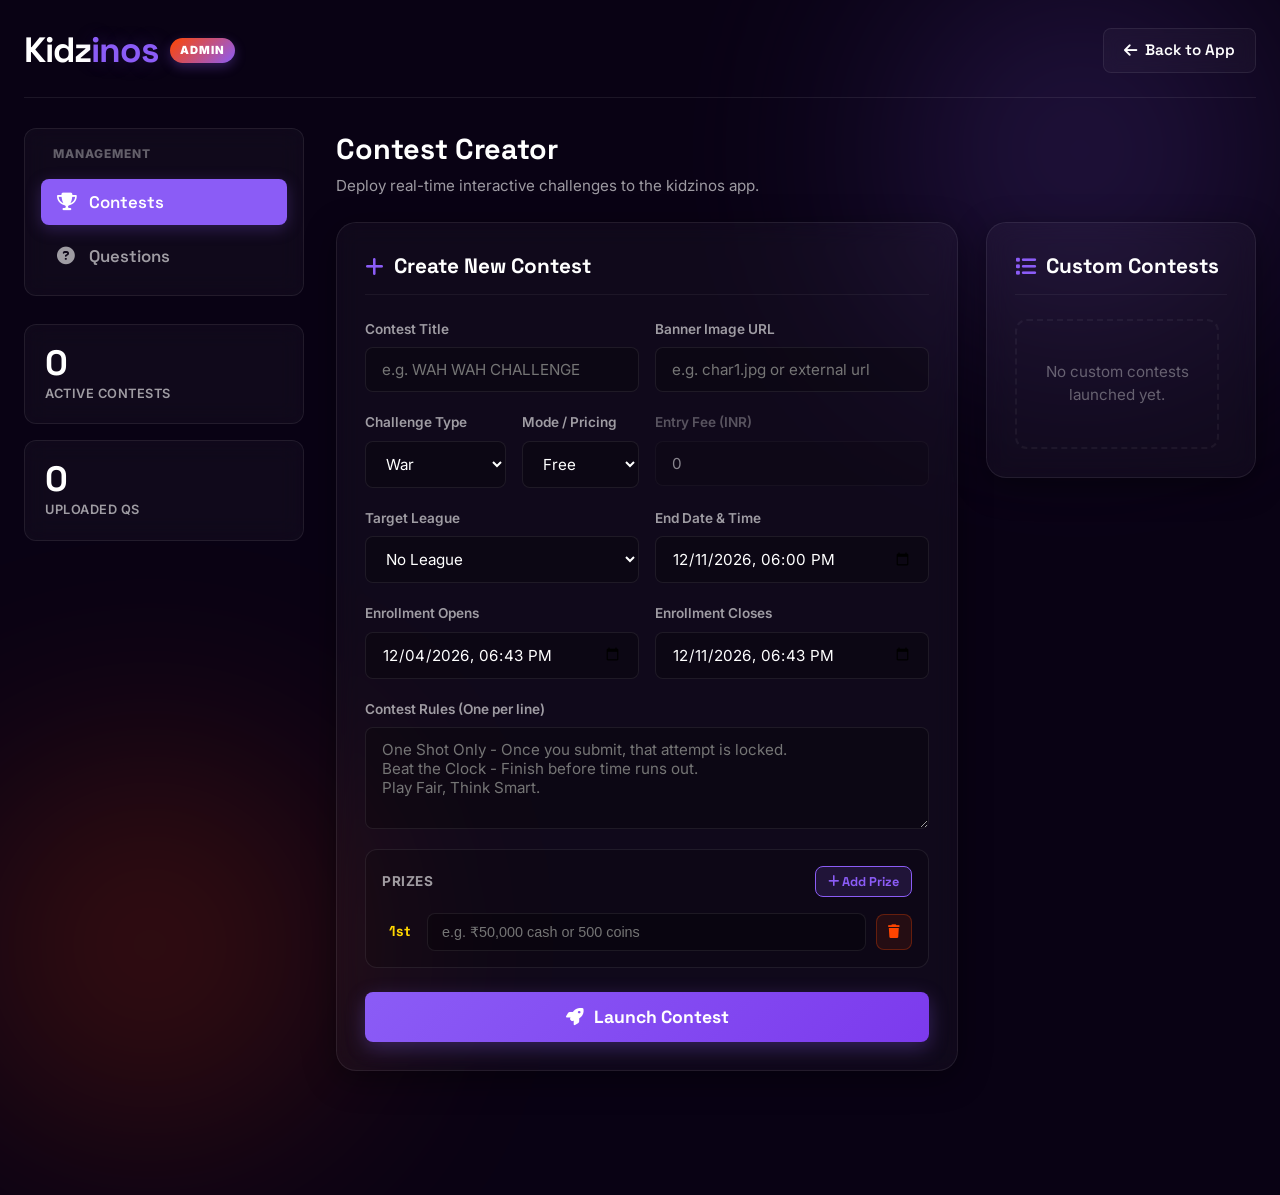
<file: admin.html>
<!DOCTYPE html>
<html lang="en">
<head>
  <meta charset="UTF-8">
  <meta name="viewport" content="width=device-width, initial-scale=1.0">
  <meta name="description" content="Kidzinos Admin Dashboard - Real-time Feature Integration">
  <title>Kidzinos Admin Dashboard</title>
  <link rel="preconnect" href="https://fonts.googleapis.com">
  <link rel="preconnect" href="https://fonts.gstatic.com" crossorigin>
  <link href="https://fonts.googleapis.com/css2?family=Inter:wght@300;400;500;600;700;800;900&family=Space+Grotesk:wght@400;500;600;700&display=swap" rel="stylesheet">
  <link rel="stylesheet" href="https://cdnjs.cloudflare.com/ajax/libs/font-awesome/6.5.1/css/all.min.css" />
  <link rel="stylesheet" href="admin.css">
</head>
<body>

  <!-- Background Gradients -->
  <div class="bg-glow bg-glow-1"></div>
  <div class="bg-glow bg-glow-2"></div>

  <div class="admin-container">
    <!-- Header -->
    <header class="admin-header">
      <div class="logo-area">
        <span class="logo-brand">Kidz<span>inos</span></span>
        <span class="logo-badge">ADMIN</span>
      </div>
      <div class="header-actions">
        <a href="index.html" class="view-app-btn"><i class="fa-solid fa-arrow-left"></i> Back to App</a>
      </div>
    </header>

    <!-- Main Layout -->
    <div class="admin-content-layout">
      
      <!-- Sidebar / Navigation -->
      <aside class="admin-sidebar">
        <div class="nav-group">
          <div class="nav-label">Management</div>
          <button class="side-nav-btn active" onclick="switchTab('contests')">
            <i class="fa-solid fa-trophy"></i> Contests
          </button>
          <button class="side-nav-btn" onclick="switchTab('questions')">
            <i class="fa-solid fa-circle-question"></i> Questions
          </button>
        </div>
        
        <div class="stats-panel">
          <div class="stat-card">
            <div class="stat-value" id="stat-contests-count">0</div>
            <div class="stat-title">Active Contests</div>
          </div>
          <div class="stat-card">
            <div class="stat-value" id="stat-questions-count">0</div>
            <div class="stat-title">Uploaded Qs</div>
          </div>
        </div>
      </aside>

      <!-- Main Panels -->
      <main class="admin-main">
        
        <!-- ==================== CONTESTS TAB ==================== -->
        <section id="tab-contests" class="tab-panel active">
          <div class="panel-header">
            <div>
              <h2 class="panel-title">Contest Creator</h2>
              <p class="panel-sub">Deploy real-time interactive challenges to the kidzinos app.</p>
            </div>
          </div>

          <div class="panel-grid">
            <!-- Form Card -->
            <div class="form-container-card">
              <h3 class="form-header-title"><i class="fa-solid fa-plus"></i> Create New Contest</h3>
              <form id="contest-form" onsubmit="saveContest(event)">
                <div class="form-grid-2">
                  <div class="input-field">
                    <label for="contest-title">Contest Title</label>
                    <input type="text" id="contest-title" placeholder="e.g. WAH WAH CHALLENGE" required>
                  </div>
                  <div class="input-field">
                    <label for="contest-image">Banner Image URL</label>
                    <input type="text" id="contest-image" placeholder="e.g. char1.jpg or external url">
                  </div>
                </div>

                <div class="form-grid-3">
                  <div class="input-field">
                    <label for="contest-type">Challenge Type</label>
                    <select id="contest-type" required>
                      <option value="Practice">Practice</option>
                      <option value="Contest">Contest</option>
                      <option value="Clash">Clash</option>
                      <option value="War" selected>War</option>
                    </select>
                  </div>
                  <div class="input-field">
                    <label for="contest-pricing">Mode / Pricing</label>
                    <select id="contest-pricing" onchange="toggleEntryFee()">
                      <option value="Free" selected>Free</option>
                      <option value="Paid">Paid</option>
                    </select>
                  </div>
                  <div class="input-field" id="entry-fee-group" style="opacity: 0.5; pointer-events: none;">
                    <label for="contest-fee">Entry Fee (INR)</label>
                    <input type="number" id="contest-fee" value="0" min="0">
                  </div>
                </div>

                <div class="form-grid-2">
                  <div class="input-field">
                    <label for="contest-league">Target League</label>
                    <select id="contest-league">
                      <option value="No League" selected>No League</option>
                      <option value="Junior">Junior (Ages 8-12)</option>
                      <option value="Senior">Senior (Ages 13-17)</option>
                    </select>
                  </div>
                  <div class="input-field">
                    <label for="contest-end">End Date & Time</label>
                    <input type="datetime-local" id="contest-end" required>
                  </div>
                </div>

                <!-- Enrollment Window -->
                <div class="form-grid-2">
                  <div class="input-field">
                    <label for="enroll-opens">Enrollment Opens</label>
                    <input type="datetime-local" id="enroll-opens">
                  </div>
                  <div class="input-field">
                    <label for="enroll-closes">Enrollment Closes</label>
                    <input type="datetime-local" id="enroll-closes">
                  </div>
                </div>

                <div class="input-field">
                  <label for="contest-rules">Contest Rules (One per line)</label>
                  <textarea id="contest-rules" rows="4" placeholder="One Shot Only - Once you submit, that attempt is locked.&#10;Beat the Clock - Finish before time runs out.&#10;Play Fair, Think Smart."></textarea>
                </div>

                <!-- Prizes -->
                <div class="prizes-section">
                  <div class="prizes-header">
                    <label>Prizes</label>
                    <button type="button" class="add-prize-btn" onclick="addPrizeInput()"><i class="fa-solid fa-plus"></i> Add Prize</button>
                  </div>
                  <div id="prizes-list-container" class="prizes-input-list">
                    <div class="prize-input-row">
                      <span class="prize-rank">1st</span>
                      <input type="text" placeholder="e.g. ₹50,000 cash or 500 coins" required>
                      <button type="button" class="del-prize-btn" onclick="removePrizeRow(this)"><i class="fa-solid fa-trash"></i></button>
                    </div>
                  </div>
                </div>

                <button type="submit" class="submit-action-btn"><i class="fa-solid fa-rocket"></i> Launch Contest</button>
              </form>
            </div>

            <!-- List Card -->
            <div class="list-container-card">
              <h3 class="form-header-title"><i class="fa-solid fa-list"></i> Custom Contests</h3>
              <div id="contests-list" class="items-list scrollable-list">
                <!-- Dynamically populated -->
                <div class="empty-state">No custom contests launched yet.</div>
              </div>
            </div>
          </div>
        </section>

        <!-- ==================== QUESTIONS TAB ==================== -->
        <section id="tab-questions" class="tab-panel">
          <div class="panel-header">
            <div>
              <h2 class="panel-title">Question Uploader</h2>
              <p class="panel-sub">Append questions directly to the quiz modes.</p>
            </div>
          </div>

          <div class="panel-grid">
            <!-- Form Card -->
            <div class="form-container-card">
              <h3 class="form-header-title"><i class="fa-solid fa-plus"></i> Upload Question</h3>
              <form id="question-form" onsubmit="saveQuestion(event)">
                <div class="form-grid-2">
                  <div class="input-field">
                    <label for="q-category">Quiz Mode / Category</label>
                    <select id="q-category" required>
                      <option value="daily">Daily Drill</option>
                      <option value="war" selected>Crazy War</option>
                      <option value="stash">Weekly Stash</option>
                    </select>
                  </div>
                  <div class="input-field">
                    <label for="q-tag">Subject Tag</label>
                    <input type="text" id="q-tag" placeholder="e.g. Science, Tech, Mathematics" required>
                  </div>
                </div>

                <div class="input-field">
                  <label for="q-text">Question Text</label>
                  <input type="text" id="q-text" placeholder="Enter your crazy question..." required>
                </div>

                <!-- Options -->
                <div class="options-group">
                  <label>Answer Options</label>
                  <div class="option-row">
                    <span class="opt-label">A</span>
                    <input type="text" class="q-opt-val" placeholder="Option A" required>
                  </div>
                  <div class="option-row">
                    <span class="opt-label">B</span>
                    <input type="text" class="q-opt-val" placeholder="Option B" required>
                  </div>
                  <div class="option-row">
                    <span class="opt-label">C</span>
                    <input type="text" class="q-opt-val" placeholder="Option C" required>
                  </div>
                  <div class="option-row">
                    <span class="opt-label">D</span>
                    <input type="text" class="q-opt-val" placeholder="Option D" required>
                  </div>
                </div>

                <div class="input-field">
                  <label for="q-correct">Correct Option</label>
                  <select id="q-correct" required>
                    <option value="0">Option A</option>
                    <option value="1">Option B</option>
                    <option value="2">Option C</option>
                    <option value="3">Option D</option>
                  </select>
                </div>

                <button type="submit" class="submit-action-btn"><i class="fa-solid fa-cloud-arrow-up"></i> Upload Question</button>
              </form>
            </div>

            <!-- List Card -->
            <div class="list-container-card">
              <h3 class="form-header-title"><i class="fa-solid fa-database"></i> Question Database</h3>
              <div id="questions-list" class="items-list scrollable-list">
                <!-- Dynamically populated -->
                <div class="empty-state">No custom questions uploaded yet.</div>
              </div>
            </div>
          </div>
        </section>

      </main>
    </div>
  </div>

  <!-- Toast system -->
  <div id="toast" class="toast hidden"></div>

  <!-- Hidden iframe for cross-origin sync with the main app -->
  <iframe id="sync-iframe" src="http://localhost:5001/sync.html" style="display:none;"></iframe>

  <script src="admin.js"></script>
</body>
</html>
</file>
<file: style.css>
/* ========================================
   KIDZINOS APP - COMPLETE STYLES
   Crazy XYZ Powered  Ages 10-21
======================================== */

*, *::before, *::after { box-sizing: border-box; margin: 0; padding: 0; }

:root {
  /* === PRIMARY BRAND === */
  --brand-red: #E8193C;          /* The primary Crazinos red */
  --brand-red-deep: #B0102A;     /* deeper red for pressed/dark states */
  --brand-red-glow: rgba(232,25,60,0.35);

  /* === LEGACY ALIASES (mapped to red scheme) === */
  --crazy-red: #E8193C;
  --crazy-yellow: #FFB800;       /* gold  only for coins & prizes */
  --crazy-orange: #E8193C;       /* orange " unified to brand red */
  --crazy-blue: #60C8FF;
  --crazy-green: #22C55E;
  --crazy-purple: #7C3AED;
  --crazy-pink: #E8193C;

  /* === SURFACES === */
  --crazy-navy: #0A0A0F;         /* page bg  near black */
  --crazy-dark: #0A0A0F;
  --crazy-card: #131318;         /* card bg */
  --card-border: rgba(255,255,255,0.07);
  --card-border-red: rgba(232,25,60,0.3);

  /* === TEXT === */
  --text-primary: #FFFFFF;
  --text-secondary: rgba(255,255,255,0.65);
  --text-muted: rgba(255,255,255,0.38);

  /* === MISC === */
  --border-glow: rgba(232,25,60,0.3);
  --shadow-red: 0 4px 24px rgba(232,25,60,0.3);
  --shadow-blue: 0 4px 24px rgba(96,200,255,0.2);
  --shadow-gold: 0 4px 24px rgba(255,184,0,0.25);

  /* === RADII === */
  --radius-sm: 16px;
  --radius-md: 24px;
  --radius-lg: 32px;
  --radius-xl: 40px;

  /* === FONTS === */
  --font-main: 'Outfit', 'Inter', sans-serif;
  --font-display: 'Space Grotesk', sans-serif;
  --safe-bottom: env(safe-area-inset-bottom, 16px);
}

html, body {
  height: 100%; width: 100%;
  overflow: hidden;
  background: var(--crazy-navy);
  font-family: var(--font-main);
  color: var(--text-primary);
  -webkit-font-smoothing: antialiased;
  -moz-osx-font-smoothing: grayscale;
  text-rendering: optimizeLegibility;
  touch-action: pan-y;
}

/* ===== SCREENS ===== */
.screen {
  position: fixed; inset: 0; width: 100%; height: 100%;
  display: none; opacity: 0;
  transition: opacity 0.35s ease, transform 0.35s ease;
  transform: translateX(20px);
  background: var(--crazy-navy);
  overflow: hidden;
}
.screen.active {
  display: flex; opacity: 1; transform: translateX(0);
  flex-direction: column;
}
.screen.slide-out {
  opacity: 0; transform: translateX(-20px);
  pointer-events: none;
}

/* ===== APP WRAP ===== */
.app-wrap { display: flex; flex-direction: column; height: 100%; overflow: hidden; }

/* ===== SCROLLABLE CONTENT ===== */
.home-scroll {
  flex: 1; overflow-y: auto; overflow-x: hidden;
  padding: 16px 16px 0;
  -webkit-overflow-scrolling: touch;
  scroll-behavior: smooth;
}
.home-scroll::-webkit-scrollbar { display: none; }

/* ==============================
   SPLASH SCREEN
============================== */
#screen-splash { background: var(--crazy-navy); align-items: center; justify-content: center; }
.splash-bg {
  width: 100%; height: 100%;
  display: flex; flex-direction: column;
  align-items: center; justify-content: center;
  background: radial-gradient(ellipse at center, #1a1a3e 0%, #0f0f1a 70%);
  position: relative; overflow: hidden;
}
.splash-stars {
  position: absolute; inset: 0;
  background-image:
    radial-gradient(1px 1px at 20% 30%, rgba(255,215,0,0.8), transparent),
    radial-gradient(1px 1px at 60% 15%, rgba(0,212,255,0.8), transparent),
    radial-gradient(2px 2px at 80% 60%, rgba(255,215,0,0.6), transparent),
    radial-gradient(1px 1px at 40% 80%, rgba(255,255,255,0.6), transparent),
    radial-gradient(2px 2px at 10% 70%, rgba(0,212,255,0.6), transparent),
    radial-gradient(1px 1px at 90% 40%, rgba(255,107,0,0.8), transparent);
  animation: twinkle 3s ease-in-out infinite alternate;
}
@keyframes twinkle { from{opacity:0.4;} to{opacity:1;} }

.splash-content { display: flex; flex-direction: column; align-items: center; gap: 20px; z-index:2; }
.splash-sticker {
  width: 220px; height: 220px;
  object-fit: contain;
  animation: floatBounce 3s ease-in-out infinite;
  filter: drop-shadow(0 0 30px rgba(255,215,0,0.4));
}
@keyframes floatBounce {
  0%,100%{transform:translateY(0) scale(1);}
  50%{transform:translateY(-12px) scale(1.04);}
}
.splash-tagline {
  font-family: var(--font-display);
  font-size: 1.4rem; color: var(--crazy-yellow);
  text-shadow: 0 0 20px rgba(255,215,0,0.5);
  animation: pulseGlow 2s ease-in-out infinite;
}
@keyframes pulseGlow {
  0%,100%{text-shadow: 0 0 20px rgba(255,215,0,0.5);}
  50%{text-shadow: 0 0 40px rgba(255,215,0,0.9), 0 0 60px rgba(255,107,0,0.4);}
}
.splash-loader { display: flex; flex-direction: column; align-items: center; gap: 8px; width: 220px; }
.loader-bar { width: 100%; height: 8px; background: rgba(255,255,255,0.1); border-radius: 99px; overflow: hidden; }
.loader-fill {
  height: 100%; width: 0%;
  background: linear-gradient(90deg, var(--crazy-yellow), var(--crazy-orange));
  border-radius: 99px;
  animation: loadFill 2.5s ease-in-out forwards;
}
@keyframes loadFill { 0%{width:0%} 100%{width:100%} }
.loader-text { font-size: 0.8rem; color: var(--text-muted); }
.splash-powered {
  position: absolute; bottom: 30px;
  font-size: 0.85rem; color: var(--text-muted);
}
.splash-powered span { color: var(--crazy-yellow); font-weight: 800; }

/* ==============================
   ONBOARDING / AUTH
============================== */
.onboard-bg {
  width: 100%; height: 100%; display: flex; flex-direction: column;
  background: linear-gradient(180deg, #1a1a3e 0%, #0f0f1a 60%);
  overflow-y: auto;
}
.onboard-top {
  position: relative; height: 220px; overflow: hidden;
  background: linear-gradient(135deg, #1a1a3e, #0f0f1a);
  display: flex; align-items: flex-end; justify-content: center; padding-bottom: 20px;
}
.onboard-chars { position: absolute; bottom: 0; width: 100%; display: flex; justify-content: space-between; }
.char-float { width: 110px; height: 160px; object-fit: contain; opacity: 0.7; }
.char-left { transform: scaleX(-1); bottom: 0; }
.char-right { bottom: 0; }
.onboard-logo-area { z-index:2; text-align: center; }
.onboard-brand {
  font-family: var(--font-display);
  font-size: 2.2rem; color: var(--crazy-yellow);
  text-shadow: 0 0 20px rgba(255,215,0,0.5), 3px 3px 0 var(--crazy-orange);
  letter-spacing: -1px;
}
.onboard-brand span { color: #fff; }
.onboard-brand.small { font-size: 1.8rem; }
.onboard-sub { font-size: 0.85rem; color: var(--crazy-blue); margin-top: 4px; font-weight: 700; letter-spacing: 1px; }
.onboard-nextgen-animated {
  font-family: var(--font-display);
  font-size: 1.15rem;
  font-weight: 800;
  background: linear-gradient(90deg, #ff2e4c, #ffd700, #ff2e4c);
  background-size: 200% auto;
  -webkit-background-clip: text;
  -webkit-text-fill-color: transparent;
  margin-top: 6px;
  animation: shineText 3s linear infinite, scalePulse 2s ease-in-out infinite alternate;
  letter-spacing: 0.5px;
}
@keyframes shineText {
  to { background-position: 200% center; }
}
@keyframes scalePulse {
  0% { transform: scale(0.95); opacity: 0.9; }
  100% { transform: scale(1.05); opacity: 1; }
}

.auth-card {
  background: var(--crazy-card);
  border-radius: var(--radius-xl) var(--radius-xl) 0 0;
  padding: 20px 16px 24px;
  flex: 1;
  border-top: 2px solid rgba(255,215,0,0.2);
}
.auth-title { font-size: 1.3rem; font-weight: 900; color: var(--text-primary); margin-bottom: 4px; }
.auth-sub { font-size: 0.9rem; color: var(--text-secondary); margin-bottom: 24px; }

/* Input Groups */
.input-group { margin-bottom: 18px; }
.input-group label { display: block; font-size: 0.8rem; font-weight: 700; color: var(--text-secondary); margin-bottom: 6px; text-transform: uppercase; letter-spacing: 0.5px; }
.input-group input {
  width: 100%; padding: 14px 16px;
  background: rgba(255,255,255,0.06);
  border: 1.5px solid rgba(255,255,255,0.1);
  border-radius: var(--radius-sm);
  color: var(--text-primary); font-size: 1rem;
  font-family: var(--font-main); font-weight: 600;
  transition: border-color 0.2s, box-shadow 0.2s;
  outline: none;
}
.input-group input:focus {
  border-color: var(--crazy-yellow);
  box-shadow: 0 0 0 3px rgba(255,215,0,0.15);
}
.input-group input::placeholder { color: var(--text-muted); }
input[type="date"]::-webkit-calendar-picker-indicator { filter: invert(1); }

.phone-input-wrap { display: flex; gap: 8px; align-items: center; }
.phone-prefix {
  padding: 14px 12px;
  background: rgba(255,215,0,0.1);
  border: 1.5px solid rgba(255,215,0,0.2);
  border-radius: var(--radius-sm);
  font-size: 0.9rem; font-weight: 700; color: var(--crazy-yellow);
  white-space: nowrap;
}
.phone-input-wrap input { flex: 1; }

/* OTP */
.otp-boxes { display: flex; gap: 8px; justify-content: center; }
.otp-box {
  width: 46px; height: 54px; text-align: center;
  font-size: 1.4rem; font-weight: 800;
  background: rgba(255,255,255,0.06);
  border: 2px solid rgba(255,255,255,0.15);
  border-radius: 12px; color: var(--text-primary);
  transition: border-color 0.2s;
  outline: none;
}
.otp-box:focus { border-color: var(--crazy-yellow); box-shadow: 0 0 0 3px rgba(255,215,0,0.15); }
.otp-hint { font-size: 0.8rem; color: var(--text-muted); text-align: center; margin-top: 8px; }
.otp-resend { font-size: 0.8rem; color: var(--text-muted); text-align: center; margin-top: 4px; }
.otp-resend a { color: var(--crazy-yellow); text-decoration: none; font-weight: 700; }

/* Demo OTP badge */
.demo-otp-badge {
  margin-top: 12px; padding: 10px 16px;
  background: rgba(255,215,0,0.1);
  border: 1.5px dashed rgba(255,215,0,0.5);
  border-radius: var(--radius-sm);
  text-align: center;
  color: var(--crazy-yellow); font-size: 0.95rem; font-weight: 700;
  animation: pulseGlow 2s ease-in-out infinite;
}
.demo-otp-badge strong { font-size: 1.2rem; letter-spacing: 6px; color: #fff; }

.hidden { display: none !important; }

/* Big CTA Button */
.btn-crazy {
  width: 100%; padding: 12px;
  background: linear-gradient(135deg, var(--crazy-yellow), var(--crazy-orange));
  border: none; border-radius: var(--radius-md);
  color: #111; font-size: 1rem; font-weight: 900;
  font-family: var(--font-main);
  cursor: pointer; display: flex; align-items: center; justify-content: center; gap: 8px;
  box-shadow: var(--shadow-gold);
  transition: transform 0.15s, box-shadow 0.15s;
}
.btn-crazy:active { transform: scale(0.97); box-shadow: 0 2px 12px rgba(255,215,0,0.2); }
.btn-icon { font-size: 1.3rem; }

.auth-divider { text-align: center; margin-top: 16px; font-size: 0.9rem; color: var(--text-secondary); }
.auth-divider a { color: var(--crazy-yellow); text-decoration: none; font-weight: 800; }

/* Register */
.reg-bg { overflow-y: auto; }
.reg-header {
  display: flex; align-items: center; gap: 12px; padding: 16px;
  padding-top: max(16px, env(safe-area-inset-top));
}
.back-btn {
  width: 40px; height: 40px;
  background: rgba(255,255,255,0.08); border: none; border-radius: 50%;
  color: var(--text-primary); font-size: 1.2rem;
  cursor: pointer; display: flex; align-items: center; justify-content: center;
}
.reg-title-wrap { flex: 1; }
.reg-step-label { font-size: 0.8rem; color: var(--text-muted); }
.reg-card { border-radius: var(--radius-lg); margin: 0 16px 24px; }
.reg-avatar-row { display: flex; align-items: center; gap: 12px; margin-bottom: 20px; }
.reg-sticker { width: 60px; height: 60px; object-fit: contain; }
.reg-form { display: flex; flex-direction: column; }
.reg-row { display: flex; gap: 12px; }
.half { flex: 1; }

/* ==============================
   APP HEADER
============================== */
.app-header {
  display: flex; align-items: center; justify-content: space-between;
  padding: 16px 16px 10px;
  padding-top: max(16px, env(safe-area-inset-top));
  background: var(--crazy-navy);
  flex-shrink: 0;
}
.header-greeting { font-size: 0.8rem; color: var(--text-muted); font-weight: 600; }
.header-name { font-size: 1.3rem; font-weight: 900; color: var(--text-primary); font-family: var(--font-display); line-height: 1; }
.header-right { display: flex; align-items: center; gap: 10px; }
.zino-badge {
  display: flex; align-items: center; gap: 6px;
  padding: 8px 12px;
  background: rgba(255,215,0,0.1);
  border: 1.5px solid rgba(255,215,0,0.3);
  border-radius: 99px; cursor: pointer;
}
.zino-badge span { font-size: 0.95rem; font-weight: 800; color: var(--crazy-yellow); }
.zino-icon-sm { width: 20px; height: 20px; object-fit: contain; }
.avatar-circle {
  width: 40px; height: 40px; border-radius: 50%;
  background: linear-gradient(135deg, var(--crazy-yellow), var(--crazy-orange));
  display: flex; align-items: center; justify-content: center;
  font-size: 1.1rem; font-weight: 900; color: #111;
  box-shadow: var(--shadow-gold);
}

/* Quick Actions */
.quick-actions {
  display: flex; gap: 8px; padding: 6px 16px 10px;
  flex-shrink: 0;
}
.quick-btn {
  flex: 1; padding: 10px 6px;
  display: flex; flex-direction: column; align-items: center; gap: 4px;
  border: none; border-radius: var(--radius-md);
  cursor: pointer; transition: transform 0.15s, box-shadow 0.2s;
  font-family: var(--font-main);
}
.quick-btn:active { transform: scale(0.95); }
.play-btn { background: linear-gradient(135deg, #FF6B00, #FF3D00); }
.csi-btn { background: linear-gradient(135deg, #7C3AED, #5B21B6); }
.store-btn { background: linear-gradient(135deg, #10B981, #059669); }
.quick-icon { font-size: 1.2rem; }
.quick-label { font-size: 0.75rem; font-weight: 800; color: #fff; }

/* ==============================
   BANNER SLIDER
============================== */
.banner-slider {
  position: relative; border-radius: var(--radius-lg); overflow: hidden;
  height: 140px; margin-bottom: 8px; flex-shrink: 0;
}
.banner-slide {
  position: absolute; inset: 0;
  display: none; align-items: center; justify-content: space-between;
  padding: 20px;
  border-radius: var(--radius-lg);
}
.banner-slide.active-slide { display: flex; }
.banner-text { flex: 1; }
.banner-title { font-family: var(--font-display); font-size: 1.5rem; color: #fff; text-shadow: 0 2px 8px rgba(0,0,0,0.3); }
.banner-sub { font-size: 0.85rem; color: rgba(255,255,255,0.9); margin: 4px 0 12px; font-weight: 700; }
.banner-cta {
  padding: 8px 16px;
  background: rgba(255,255,255,0.25);
  border: 1.5px solid rgba(255,255,255,0.4);
  backdrop-filter: blur(8px);
  border-radius: 99px; color: #fff;
  font-size: 0.85rem; font-weight: 800;
  cursor: pointer; font-family: var(--font-main);
  transition: background 0.2s;
}
.banner-cta:active { background: rgba(255,255,255,0.4); }
.banner-char {
  width: 90px; height: 130px; object-fit: contain;
  filter: drop-shadow(0 4px 16px rgba(0,0,0,0.3));
}
.banner-dots {
  position: absolute; bottom: 12px; left: 50%; transform: translateX(-50%);
  display: flex; gap: 6px;
}
.b-dot {
  width: 6px; height: 6px; border-radius: 99px;
  background: rgba(255,255,255,0.3); transition: width 0.3s, background 0.3s;
}
.b-dot.active { width: 20px; background: #fff; }

/* ==============================
   SECTION HEADERS
============================== */
.section-header { display: flex; align-items: center; justify-content: space-between; margin-bottom: 10px; }
.section-title { font-size: 1rem; font-weight: 900; color: var(--text-primary); }
.see-all { font-size: 0.8rem; color: var(--crazy-yellow); text-decoration: none; font-weight: 700; }

/* ==============================
   CHALLENGE CARDS
============================== */
.challenge-card {
  border-radius: var(--radius-lg); padding: 14px;
  position: relative; overflow: hidden; cursor: pointer;
  display: flex; align-items: flex-end; justify-content: space-between;
  transition: transform 0.2s;
  margin-bottom: 4px;
}
.challenge-card:active { transform: scale(0.98); }
.war-card { background: linear-gradient(135deg, #1a0a00, #2d1200); border: 1.5px solid rgba(255,107,0,0.3); }
.stash-card { background: linear-gradient(135deg, #0a0a2e, #0d1a4a); border: 1.5px solid rgba(0,212,255,0.3); }
.challenge-card-inner { flex: 1; z-index: 2; }
.challenge-badge {
  display: inline-block; padding: 3px 10px;
  border-radius: 99px; font-size: 0.7rem; font-weight: 900;
  margin-bottom: 8px; letter-spacing: 0.5px;
}
.war-badge { background: rgba(255,75,0,0.2); color: #ff4500; border: 1px solid rgba(255,75,0,0.4); }
.stash-badge { background: rgba(0,212,255,0.1); color: var(--crazy-blue); border: 1px solid rgba(0,212,255,0.3); }
.challenge-title { font-size: 1.1rem; font-weight: 900; margin-bottom: 4px; }
.challenge-desc { font-size: 0.8rem; color: var(--text-secondary); margin-bottom: 10px; }
.challenge-meta { display: flex; gap: 12px; margin-bottom: 12px; }
.challenge-meta span { font-size: 0.78rem; color: var(--text-secondary); font-weight: 700; }
.challenge-progress-row { margin-bottom: 12px; }
.challenge-days { display: flex; gap: 6px; }
.day-dot {
  width: 30px; height: 30px; border-radius: 50%;
  display: flex; align-items: center; justify-content: center;
  font-size: 0.75rem; font-weight: 800;
  background: rgba(255,255,255,0.08); color: var(--text-muted);
  border: 1.5px solid rgba(255,255,255,0.1);
}
.day-dot.done { background: var(--crazy-green); color: #fff; border-color: var(--crazy-green); }
.day-dot.active { background: var(--crazy-yellow); color: #111; border-color: var(--crazy-yellow); animation: pulseDot 1.5s ease-in-out infinite; }
@keyframes pulseDot { 0%,100%{box-shadow:0 0 0 0 rgba(255,215,0,0.4)} 50%{box-shadow:0 0 0 6px rgba(255,215,0,0)} }

.stash-prize-row { display: flex; gap: 6px; margin-bottom: 12px; }
.prize-chip {
  padding: 4px 10px; border-radius: 99px;
  font-size: 0.75rem; font-weight: 800;
  background: rgba(255,215,0,0.08); color: var(--crazy-yellow);
  border: 1px solid rgba(255,215,0,0.2);
}
.card-btn {
  padding: 8px 14px; border: none; border-radius: var(--radius-sm);
  font-size: 0.8rem; font-weight: 900; cursor: pointer;
  font-family: var(--font-main); transition: transform 0.15s;
}
.card-btn:active { transform: scale(0.95); }
.war-btn { background: linear-gradient(135deg, #ff4500, #ff0033); color: #fff; box-shadow: 0 4px 16px rgba(255,69,0,0.4); }
.stash-btn { background: linear-gradient(135deg, #00d4ff, #0066ff); color: #fff; box-shadow: 0 4px 16px rgba(0,212,255,0.3); }
.drill-btn { background: linear-gradient(135deg, #ffd700, #ff6b00); color: #111; }
.card-char {
  width: 90px; height: 120px; object-fit: contain;
  filter: drop-shadow(0 4px 12px rgba(0,0,0,0.4));
  flex-shrink: 0; margin-left: 8px;
}

/* Daily Drill Card */
.daily-drill-card {
  background: #FFFFFF;
  border: none;
  border-radius: var(--radius-lg); padding: 24px;
  display: flex; align-items: center; gap: 12px; cursor: pointer;
  transition: transform 0.2s;
  box-shadow: 0 10px 30px rgba(255,255,255,0.08);
}
.daily-drill-card:active { transform: scale(0.98); }
.drill-left { flex: 1; }
.drill-badge {
  display: inline-block; padding: 4px 12px;
  background: rgba(0,0,0,0.05); color: #111;
  border: none; border-radius: 99px;
  font-size: 0.7rem; font-weight: 900; margin-bottom: 12px;
}
.drill-title { font-family: var(--font-display); font-size: 1.4rem; font-weight: 700; color: #111; letter-spacing: -0.5px; margin-bottom: 4px; }
.drill-meta { font-size: 0.85rem; color: rgba(0,0,0,0.6); margin-bottom: 8px; }
.drill-streak { font-size: 0.85rem; font-weight: 800; color: var(--brand-red); margin-bottom: 12px; }
.drill-right { display: flex; flex-direction: column; align-items: center; }
.drill-coin-anim { display: flex; flex-direction: column; align-items: center; gap: 4px; }
.drill-coin { width: 50px; height: 50px; object-fit: contain; animation: coinSpin 3s linear infinite; }
@keyframes coinSpin {
  0%{transform:rotateY(0deg)} 50%{transform:rotateY(90deg) scale(0.8)} 100%{transform:rotateY(360deg)}
}
.drill-earn { font-size: 0.8rem; font-weight: 900; color: var(--crazy-yellow); }

/* ==============================
   SHOP SCROLL
============================== */
.shop-scroll { display: flex; gap: 12px; overflow-x: auto; padding-bottom: 8px; }
.shop-scroll::-webkit-scrollbar { display:none; }
.shop-item {
  flex-shrink: 0; width: 110px;
  background: var(--crazy-card); border-radius: var(--radius-md);
  border: 1.5px solid rgba(255,255,255,0.08);
  padding: 12px 8px; text-align: center;
  transition: transform 0.2s, border-color 0.2s; cursor: pointer;
}
.shop-item:active { transform: scale(0.95); border-color: var(--crazy-yellow); }
.shop-img-wrap { font-size: 2rem; margin-bottom: 6px; }
.shop-name { font-size: 0.75rem; font-weight: 700; color: var(--text-primary); margin-bottom: 6px; line-height: 1.2; }
.shop-coins { display: flex; align-items: center; justify-content: center; gap: 4px; font-size: 0.8rem; font-weight: 800; color: var(--crazy-yellow); margin-bottom: 8px; }
.coin-tiny { width: 14px; height: 14px; object-fit: contain; }
.shop-req-btn {
  width: 100%; padding: 6px; border: none; border-radius: 8px;
  background: rgba(255,215,0,0.15); color: var(--crazy-yellow);
  font-size: 0.75rem; font-weight: 800; cursor: pointer;
}
.locked-item { opacity: 0.6; }

/* XYZ Studio Banner */
.xyz-studio-banner {
  background: linear-gradient(135deg, #1a1430, #0d0d1a);
  border: 1.5px solid rgba(168,85,247,0.4);
  border-radius: var(--radius-lg); padding: 18px;
  display: flex; align-items: center; justify-content: space-between;
  margin-top: 20px; cursor: pointer; position: relative; overflow: hidden;
  transition: transform 0.2s;
}
.xyz-studio-banner:active { transform: scale(0.98); }
.xyz-studio-banner::before {
  content: ''; position: absolute; inset: 0;
  background: radial-gradient(ellipse at right bottom, rgba(168,85,247,0.15), transparent 70%);
}
.studio-left { z-index: 2; }
.studio-tag {
  display: inline-block; padding: 3px 10px;
  background: var(--crazy-purple); color: #fff; border-radius: 99px;
  font-size: 0.7rem; font-weight: 900; margin-bottom: 6px;
}
.studio-title { font-size: 1.3rem; font-weight: 900; }
.studio-sub { font-size: 0.8rem; color: var(--text-secondary); margin-bottom: 12px; }
.studio-btn {
  padding: 8px 16px; border: none; border-radius: var(--radius-sm);
  background: linear-gradient(135deg, #a855f7, #7c3aed); color: #fff;
  font-size: 0.85rem; font-weight: 800; cursor: pointer; font-family: var(--font-main);
}
.studio-char { width: 90px; height: 120px; object-fit: contain; z-index: 2; }

/* Scoring Section */
.scoring-section { margin-top: 20px; }
.scoring-header { margin-bottom: 12px; }
.scoring-cards { display: grid; grid-template-columns: repeat(4,1fr); gap: 8px; }
.score-card {
  background: var(--crazy-card);
  border: 1.5px solid rgba(255,255,255,0.08);
  border-radius: var(--radius-sm); padding: 12px 8px; text-align: center;
}
.score-emoji { font-size: 1.4rem; margin-bottom: 4px; }
.score-label { font-size: 0.65rem; color: var(--text-muted); font-weight: 700; margin-bottom: 4px; }
.score-val { font-size: 0.85rem; font-weight: 900; color: var(--crazy-yellow); }

/* Home Footer */
.home-footer {
  margin-top: 20px; padding: 20px;
  background: var(--crazy-card);
  border: 1.5px solid rgba(255,215,0,0.1);
  border-radius: var(--radius-lg);
  display: flex; align-items: center; justify-content: space-between;
}
.footer-badge { text-align: left; }
.footer-skills { font-size: 0.65rem; font-weight: 900; color: var(--text-muted); letter-spacing: 2px; text-transform: uppercase; }
.footer-rewarding { font-size: 1rem; font-weight: 900; color: var(--crazy-yellow); margin: 2px 0; }
.footer-powered { font-size: 0.75rem; color: var(--text-secondary); }
.footer-powered strong { color: var(--crazy-yellow); }
.footer-sticker { width: 60px; height: 60px; object-fit: contain; }

/* ==============================
   INNER HEADER (secondary screens)
============================== */
.inner-header {
  display: flex; align-items: center; justify-content: space-between;
  padding: 16px;
  padding-top: max(16px, env(safe-area-inset-top));
  flex-shrink: 0;
}
.back-btn-inner {
  width: 40px; height: 40px; border-radius: 12px;
  background: rgba(255,255,255,0.07);
  border: 1px solid rgba(255,255,255,0.1);
  color: var(--text-primary); font-size: 1.2rem;
  cursor: pointer; display: flex; align-items: center; justify-content: center;
}
.inner-title { font-size: 1.1rem; font-weight: 900; }
.zino-badge-sm {
  display: flex; align-items: center; gap: 4px;
  padding: 6px 10px;
  background: rgba(255,215,0,0.1);
  border: 1px solid rgba(255,215,0,0.25);
  border-radius: 99px; font-size: 0.85rem; font-weight: 800; color: var(--crazy-yellow);
}
.edit-profile-btn {
  background: rgba(255,215,0,0.1); border: 1px solid rgba(255,215,0,0.3);
  color: var(--crazy-yellow); border-radius: 8px; padding: 6px 14px;
  font-size: 0.85rem; font-weight: 800; cursor: pointer;
}

/* ==============================
   PLAY SCREEN
============================== */
.play-mode-header {
  font-family: var(--font-display);
  font-size: 1.3rem; color: var(--text-primary);
  text-align: center; margin-bottom: 16px;
}
.play-mode-card {
  border-radius: var(--radius-lg); padding: 20px;
  margin-bottom: 14px; cursor: pointer;
  transition: transform 0.2s, box-shadow 0.2s;
  position: relative; overflow: hidden;
}
.play-mode-card:active { transform: scale(0.98); }
.drill-mode { background: linear-gradient(135deg, #1a0e2e, #2d1a4a); border: 1.5px solid rgba(168,85,247,0.4); }
.stash-mode { background: linear-gradient(135deg, #0a0a2e, #0d1a4a); border: 1.5px solid rgba(0,212,255,0.4); }
.war-mode { background: linear-gradient(135deg, #1a0500, #2d0f00); border: 1.5px solid rgba(255,69,0,0.4); }
.mode-top { display: flex; align-items: center; justify-content: space-between; margin-bottom: 10px; }
.mode-icon { font-size: 2rem; }
.mode-badge {
  padding: 3px 12px; border-radius: 99px; font-size: 0.7rem; font-weight: 900; letter-spacing: 0.5px;
}
.free-badge { background: rgba(16,185,129,0.2); color: #10b981; border: 1px solid rgba(16,185,129,0.3); }
.premium-badge { background: rgba(255,215,0,0.1); color: var(--crazy-yellow); border: 1px solid rgba(255,215,0,0.3); }
.war-badge-2 { background: rgba(255,69,0,0.15); color: #ff4500; border: 1px solid rgba(255,69,0,0.3); }
.mode-name { font-size: 1.3rem; font-weight: 900; margin-bottom: 4px; }
.mode-desc { font-size: 0.85rem; color: var(--text-secondary); margin-bottom: 12px; }
.stash-days-preview { display: flex; gap: 4px; margin-bottom: 12px; }
.preview-day {
  flex: 1; text-align: center; padding: 4px 2px;
  font-size: 0.65rem; font-weight: 800; border-radius: 8px;
  background: rgba(255,255,255,0.06); color: var(--text-muted);
}
.preview-day.done { background: rgba(16,185,129,0.2); color: var(--crazy-green); }
.preview-day.current { background: rgba(255,215,0,0.15); color: var(--crazy-yellow); }
.mode-rewards { display: flex; gap: 10px; margin-bottom: 14px; flex-wrap: wrap; }
.mode-rewards span { font-size: 0.8rem; color: var(--text-secondary); font-weight: 700; }
.war-price-row { display: flex; align-items: center; justify-content: space-between; margin-bottom: 12px; }
.war-entry { font-size: 1.1rem; font-weight: 900; color: var(--crazy-yellow); }
.war-live { font-size: 0.8rem; font-weight: 800; color: var(--crazy-red); animation: blinkLive 1.5s ease-in-out infinite; }
@keyframes blinkLive { 0%,100%{opacity:1;} 50%{opacity:0.4;} }
.mode-btn {
  width: 100%; padding: 14px; border: none; border-radius: var(--radius-sm);
  font-size: 1rem; font-weight: 900; cursor: pointer; font-family: var(--font-main);
  transition: transform 0.15s;
}
.mode-btn:active { transform: scale(0.97); }
.mode-btn { background: linear-gradient(135deg, #a855f7, #7c3aed); color: #fff; }
.stash-mode-btn { background: linear-gradient(135deg, #00d4ff, #0066ff); color: #fff; }
.war-mode-btn { background: linear-gradient(135deg, #ff4500, #ff0033); color: #fff; }

/* ==============================
   QUIZ SCREEN
============================== */
.quiz-header {
  display: flex; align-items: center; gap: 12px;
  padding: 16px;
  padding-top: max(16px, env(safe-area-inset-top));
  background: var(--crazy-navy);
  flex-shrink: 0;
  border-bottom: 1px solid rgba(255,255,255,0.05);
}
.quiz-back {
  width: 36px; height: 36px; border-radius: 50%;
  background: rgba(255,255,255,0.08);
  display: flex; align-items: center; justify-content: center;
  color: var(--text-primary); font-weight: 900; cursor: pointer; font-size: 1rem;
}
.quiz-info { flex: 1; }
.quiz-mode-label { font-size: 0.75rem; color: var(--text-muted); font-weight: 700; margin-bottom: 4px; }
.quiz-progress-wrap { display: flex; align-items: center; gap: 8px; }
.quiz-progress-bar { flex: 1; height: 6px; background: rgba(255,255,255,0.1); border-radius: 99px; overflow: hidden; }
.quiz-progress-fill {
  height: 100%; width: 10%;
  background: linear-gradient(90deg, var(--crazy-yellow), var(--crazy-orange));
  border-radius: 99px; transition: width 0.5s ease;
}
.quiz-qno { font-size: 0.75rem; color: var(--text-muted); font-weight: 700; }
.quiz-timer-circle {
  width: 44px; height: 44px; border-radius: 50%;
  background: rgba(255,69,0,0.15); border: 2px solid var(--crazy-orange);
  display: flex; align-items: center; justify-content: center;
  font-size: 1rem; font-weight: 900; color: var(--crazy-orange);
  transition: background 0.3s;
}

.quiz-body { flex: 1; overflow-y: auto; padding: 16px; display: flex; flex-direction: column; gap: 16px; }
.quiz-streak-banner {
  background: rgba(255,107,0,0.1); border: 1px solid rgba(255,107,0,0.3);
  border-radius: var(--radius-sm); padding: 10px 16px;
  color: var(--crazy-orange); font-weight: 800; font-size: 0.9rem; text-align: center;
  animation: bounceIn 0.4s ease;
}
@keyframes bounceIn { from{transform:scale(0.8);opacity:0;} to{transform:scale(1);opacity:1;} }

.quiz-question-card {
  background: var(--crazy-card); border-radius: var(--radius-lg);
  padding: 20px; border: 1.5px solid rgba(255,255,255,0.08);
}
.q-category { font-size: 0.75rem; color: var(--crazy-blue); font-weight: 800; margin-bottom: 10px; text-transform: uppercase; letter-spacing: 0.5px; }
.q-text { font-size: 1.05rem; font-weight: 700; color: var(--text-primary); line-height: 1.5; }

.quiz-options { display: flex; flex-direction: column; gap: 10px; }
.quiz-option {
  padding: 14px 16px; border-radius: var(--radius-sm);
  background: rgba(255,255,255,0.05);
  border: 1.5px solid rgba(255,255,255,0.1);
  color: var(--text-primary); font-size: 0.95rem; font-weight: 700;
  cursor: pointer; transition: all 0.15s; text-align: left;
  font-family: var(--font-main); display: flex; align-items: center; gap: 12px;
}
.quiz-option:active { transform: scale(0.98); }
.opt-letter {
  width: 28px; height: 28px; border-radius: 50%;
  background: rgba(255,255,255,0.08); display: flex; align-items: center; justify-content: center;
  font-size: 0.8rem; font-weight: 900; flex-shrink: 0;
}
.option-correct { background: rgba(16,185,129,0.15) !important; border-color: var(--crazy-green) !important; }
.option-correct .opt-letter { background: var(--crazy-green); color: #fff; }
.option-wrong { background: rgba(239,68,68,0.15) !important; border-color: var(--crazy-red) !important; }
.option-wrong .opt-letter { background: var(--crazy-red); color: #fff; }

.quiz-coins-earn {
  display: flex; align-items: center; gap: 6px;
  font-size: 0.8rem; color: var(--text-muted); font-weight: 700;
  text-align: center; justify-content: center;
}

/* ==============================
   RESULT SCREEN
============================== */
.result-wrap {
  width: 100%; height: 100%;
  background: radial-gradient(ellipse at center, #1a1a3e, #0f0f1a);
  display: flex; align-items: center; justify-content: center;
  padding: 20px; position: relative; overflow: hidden;
}
.result-burst {
  position: absolute; inset: 0;
  background: radial-gradient(circle, rgba(255,215,0,0.1) 0%, transparent 70%);
  animation: burstPulse 2s ease-in-out infinite;
}
@keyframes burstPulse { 0%,100%{transform:scale(1);opacity:0.5;} 50%{transform:scale(1.3);opacity:1;} }
.result-card {
  background: var(--crazy-card); border-radius: var(--radius-xl);
  padding: 28px 22px; width: 100%; max-width: 400px;
  border: 2px solid rgba(255,215,0,0.3);
  box-shadow: 0 0 40px rgba(255,215,0,0.15);
  position: relative; z-index: 2; text-align: center;
}
.result-icon { font-size: 3rem; margin-bottom: 8px; animation: bounceIn 0.6s ease; }
.result-title { font-family: var(--font-display); font-size: 1.8rem; color: var(--crazy-yellow); margin-bottom: 16px; }
.result-coins-row {
  display: flex; align-items: center; justify-content: center; gap: 8px;
  background: rgba(255,215,0,0.08); border: 1px solid rgba(255,215,0,0.2);
  border-radius: var(--radius-md); padding: 12px; margin-bottom: 16px;
}
.result-coin-icon { width: 32px; height: 32px; object-fit: contain; }
.result-coins-won { font-family: var(--font-display); font-size: 2rem; color: var(--crazy-yellow); }
.result-coins-label { font-size: 0.85rem; color: var(--text-secondary); font-weight: 700; }
.result-rank-row { display: flex; gap: 10px; margin-bottom: 20px; }
.result-rank-card {
  flex: 1; background: rgba(255,255,255,0.04); border-radius: var(--radius-sm);
  padding: 12px; border: 1px solid rgba(255,255,255,0.08);
}
.result-rank-val { font-size: 1.2rem; font-weight: 900; color: var(--text-primary); margin-bottom: 2px; }
.result-rank-lbl { font-size: 0.7rem; color: var(--text-muted); font-weight: 700; }
.result-actions { display: flex; gap: 10px; margin-bottom: 16px; }
.result-share-btn, .result-challenge-btn {
  flex: 1; padding: 12px; border: none; border-radius: var(--radius-sm);
  font-size: 0.85rem; font-weight: 800; cursor: pointer; font-family: var(--font-main);
}
.result-share-btn { background: rgba(255,255,255,0.08); color: var(--text-primary); border: 1.5px solid rgba(255,255,255,0.15); }
.result-challenge-btn { background: linear-gradient(135deg, #ff4500, #ff0033); color: #fff; }
.result-chars { display: flex; justify-content: center; gap: -20px; margin-bottom: 16px; }
.res-char { width: 60px; height: 80px; object-fit: contain; }
.result-home-btn {
  width: 100%; padding: 14px; border: none; border-radius: var(--radius-md);
  background: linear-gradient(135deg, var(--crazy-yellow), var(--crazy-orange));
  color: #111; font-size: 1rem; font-weight: 900; cursor: pointer;
  font-family: var(--font-main);
}

/* ==============================
   CSI SCREEN
============================== */
.csi-hero { text-align: center; padding: 16px 0 20px; }
.csi-label { font-size: 0.75rem; color: var(--text-muted); font-weight: 700; letter-spacing: 2px; text-transform: uppercase; margin-bottom: 16px; }
.csi-score-wrap { position: relative; width: 160px; height: 160px; margin: 0 auto 12px; }
.csi-ring { width: 160px; height: 160px; }
.csi-inner-score {
  position: absolute; top: 50%; left: 50%; transform: translate(-50%,-50%);
  text-align: center;
}
.csi-number { font-family: var(--font-display); font-size: 2rem; color: var(--crazy-yellow); }
.csi-tag { font-size: 0.75rem; font-weight: 900; color: var(--crazy-orange); }
.csi-global-rank { font-size: 0.9rem; font-weight: 800; color: var(--text-secondary); }
.csi-global-rank strong { color: var(--crazy-yellow); }

.csi-stats-grid { display: grid; grid-template-columns: repeat(2,1fr); gap: 10px; }
.csi-stat-card {
  background: var(--crazy-card); border-radius: var(--radius-md);
  border: 1.5px solid rgba(255,255,255,0.08);
  padding: 14px; text-align: center;
}
.green-stat { border-color: rgba(16,185,129,0.3); }
.red-stat { border-color: rgba(239,68,68,0.3); }
.blue-stat { border-color: rgba(0,212,255,0.3); }
.csi-stat-icon { font-size: 1.4rem; margin-bottom: 4px; }
.csi-stat-val { font-size: 1.4rem; font-weight: 900; color: var(--text-primary); }
.csi-stat-lbl { font-size: 0.75rem; color: var(--text-muted); font-weight: 700; }

/* Leaderboard */
.leaderboard-list { display: flex; flex-direction: column; gap: 8px; }
.lb-item {
  display: flex; align-items: center; gap: 12px;
  background: var(--crazy-card); border-radius: var(--radius-sm);
  padding: 12px; border: 1.5px solid rgba(255,255,255,0.06);
}
.gold-lb { border-color: rgba(255,215,0,0.4); background: rgba(255,215,0,0.05); }
.silver-lb { border-color: rgba(192,192,192,0.4); background: rgba(192,192,192,0.05); }
.bronze-lb { border-color: rgba(205,127,50,0.4); background: rgba(205,127,50,0.05); }
.you-lb { border-color: rgba(0,212,255,0.4); background: rgba(0,212,255,0.05); }
.lb-rank { font-size: 1.2rem; width: 40px; text-align: center; font-weight: 900; color: var(--text-muted); }
.lb-avatar {
  width: 36px; height: 36px; border-radius: 50%;
  background: linear-gradient(135deg, var(--crazy-yellow), var(--crazy-orange));
  display: flex; align-items: center; justify-content: center;
  font-size: 0.9rem; font-weight: 900; color: #111;
}
.you-av { background: linear-gradient(135deg, var(--crazy-blue), #0066ff); }
.lb-info { flex: 1; }
.lb-name { font-size: 0.9rem; font-weight: 800; color: var(--text-primary); }
.lb-city { font-size: 0.75rem; color: var(--text-muted); }
.lb-score { font-size: 1rem; font-weight: 900; color: var(--crazy-yellow); }

/* ==============================
   WATCH SCREEN
============================== */
.watch-hero { margin-bottom: 16px; }
.watch-rule-card {
  background: linear-gradient(135deg, #1a1a3e, var(--crazy-card));
  border: 1.5px solid rgba(0,212,255,0.25);
  border-radius: var(--radius-lg); padding: 16px;
}
.watch-rule-title { font-size: 1rem; font-weight: 900; color: var(--crazy-blue); margin-bottom: 12px; }
.watch-rule-steps { display: flex; flex-direction: column; gap: 8px; }
.rule-step { display: flex; align-items: center; gap: 10px; font-size: 0.875rem; color: var(--text-secondary); font-weight: 700; }
.rule-num {
  width: 24px; height: 24px; border-radius: 50%;
  background: var(--crazy-blue); color: #111;
  display: flex; align-items: center; justify-content: center;
  font-size: 0.75rem; font-weight: 900; flex-shrink: 0;
}

.video-list { display: flex; flex-direction: column; gap: 12px; }
.video-card {
  display: flex; gap: 12px; cursor: pointer;
  background: var(--crazy-card); border-radius: var(--radius-md);
  border: 1.5px solid rgba(255,255,255,0.06);
  padding: 10px; transition: transform 0.2s;
}
.video-card:active { transform: scale(0.98); }
.earned-video { border-color: rgba(16,185,129,0.3); }
.video-thumb {
  width: 100px; height: 72px; border-radius: 10px;
  flex-shrink: 0; position: relative; overflow: hidden;
  display: flex; align-items: center; justify-content: center;
}
.thumb-img { width: 100%; height: 100%; object-fit: cover; opacity: 0.5; }
.play-overlay {
  position: absolute; inset: 0; display: flex; align-items: center; justify-content: center;
  font-size: 1.5rem; color: #fff; z-index: 2;
  text-shadow: 0 2px 8px rgba(0,0,0,0.5);
}
.video-info { flex: 1; }
.video-title { font-size: 0.87rem; font-weight: 800; line-height: 1.3; margin-bottom: 4px; }
.video-meta { font-size: 0.75rem; color: var(--text-muted); margin-bottom: 4px; }
.video-earn { font-size: 0.75rem; color: var(--crazy-yellow); font-weight: 700; display: flex; align-items: center; gap: 4px; }
.earned-label { color: var(--crazy-green) !important; }

/* Video Overlay */
.video-overlay {
  position: fixed; inset: 0; background: rgba(0,0,0,0.9);
  z-index: 200; display: flex; align-items: flex-end;
}
.video-player-wrap {
  width: 100%; background: var(--crazy-card); border-radius: var(--radius-xl) var(--radius-xl) 0 0;
  padding: 16px; max-height: 75vh; overflow-y: auto;
}
.player-header { display: flex; align-items: center; justify-content: space-between; margin-bottom: 12px; }
.player-title { font-size: 0.95rem; font-weight: 800; flex: 1; }
.player-close {
  width: 32px; height: 32px; border-radius: 50%;
  background: rgba(255,255,255,0.1); border: none; color: var(--text-primary);
  font-size: 1rem; cursor: pointer;
}
.player-area { border-radius: var(--radius-md); overflow: hidden; margin-bottom: 12px; }
.player-placeholder {
  height: 200px; background: #111; border-radius: var(--radius-md);
  display: flex; flex-direction: column; align-items: center; justify-content: center; gap: 8px;
}
.player-icon { font-size: 3rem; }
.player-hint { font-size: 0.85rem; color: var(--text-muted); }
.player-yt-btn {
  padding: 10px 20px; background: var(--crazy-red); color: #fff;
  border-radius: 99px; text-decoration: none; font-weight: 800; font-size: 0.85rem;
  display: inline-block; margin-top: 8px;
}
.player-progress-wrap { display: flex; align-items: center; gap: 10px; margin-bottom: 8px; }
.player-prog-bar { flex: 1; height: 8px; background: rgba(255,255,255,0.1); border-radius: 99px; overflow: hidden; }
.player-prog-fill { height: 100%; width: 0%; background: var(--crazy-green); border-radius: 99px; transition: width 0.5s; }
.prog-pct { font-size: 0.8rem; font-weight: 800; color: var(--crazy-green); }
.player-status { font-size: 0.8rem; color: var(--text-muted); text-align: center; }

/* ==============================
   STORE SCREEN
============================== */
.crazy-pass-banner {
  background: linear-gradient(135deg, #2d1a00, #1a0e2e);
  border: 1.5px solid rgba(255,215,0,0.4);
  border-radius: var(--radius-lg); padding: 18px;
  display: flex; align-items: center; justify-content: space-between;
  cursor: pointer; transition: transform 0.2s;
}
.crazy-pass-banner:active { transform: scale(0.98); }
.pass-left { flex: 1; }
.pass-tag {
  padding: 3px 10px; border-radius: 99px;
  background: rgba(255,215,0,0.1); color: var(--crazy-yellow);
  border: 1px solid rgba(255,215,0,0.3);
  font-size: 0.7rem; font-weight: 900; display: inline-block; margin-bottom: 6px;
}
.pass-title { font-family: var(--font-display); font-size: 1.5rem; color: var(--crazy-yellow); margin-bottom: 4px; }
.pass-desc { font-size: 0.8rem; color: var(--text-secondary); margin-bottom: 12px; }
.pass-btn {
  padding: 8px 16px; border: none; border-radius: 99px;
  background: linear-gradient(135deg, var(--crazy-yellow), var(--crazy-orange));
  color: #111; font-size: 0.85rem; font-weight: 900; cursor: pointer;
}
.pass-char { width: 80px; height: 110px; object-fit: contain; }

.store-grid { display: grid; grid-template-columns: repeat(3,1fr); gap: 10px; }
.store-product {
  background: var(--crazy-card); border-radius: var(--radius-md);
  border: 1.5px solid rgba(255,255,255,0.08);
  padding: 12px 8px; text-align: center; cursor: pointer;
  transition: transform 0.2s, border-color 0.2s;
}
.store-product:active { transform: scale(0.95); border-color: var(--crazy-yellow); }
.prod-emoji { font-size: 2rem; margin-bottom: 6px; }
.prod-name { font-size: 0.75rem; font-weight: 700; margin-bottom: 6px; line-height: 1.2; }
.prod-coins { display: flex; align-items: center; justify-content: center; gap: 4px; font-size: 0.8rem; font-weight: 800; color: var(--crazy-yellow); margin-bottom: 8px; }
.prod-req-btn {
  width: 100%; padding: 6px; border: none; border-radius: 8px;
  background: rgba(255,215,0,0.1); color: var(--crazy-yellow);
  font-size: 0.72rem; font-weight: 800; cursor: pointer;
  border: 1px solid rgba(255,215,0,0.2);
}

.shopify-banner {
  background: var(--crazy-card); border-radius: var(--radius-lg);
  border: 1.5px solid rgba(255,255,255,0.08);
  padding: 20px; display: flex; align-items: center; justify-content: space-between; gap: 12px;
}
.shopify-title { font-size: 1rem; font-weight: 900; margin-bottom: 4px; }
.shopify-sub { font-size: 0.8rem; color: var(--text-secondary); }
.shopify-btn {
  flex-shrink: 0; padding: 10px 16px; border: none; border-radius: var(--radius-sm);
  background: linear-gradient(135deg, var(--crazy-green), #059669);
  color: #fff; font-size: 0.85rem; font-weight: 900; cursor: pointer;
  font-family: var(--font-main); white-space: nowrap;
}

/* ==============================
   PROFILE SCREEN
============================== */
.profile-card {
  background: linear-gradient(135deg, #1a0e2e, #0d1060);
  border: 1.5px solid rgba(255,215,0,0.2);
  border-radius: var(--radius-xl); padding: 28px;
  text-align: center; margin-bottom: 14px;
  position: relative; overflow: hidden;
}
.profile-avatar-wrap { position: relative; display: inline-block; margin-bottom: 12px; }
.profile-avatar-large {
  width: 80px; height: 80px; border-radius: 50%;
  background: linear-gradient(135deg, var(--crazy-yellow), var(--crazy-orange));
  display: flex; align-items: center; justify-content: center;
  font-size: 2rem; font-weight: 900; color: #111;
  margin: 0 auto;
  box-shadow: 0 0 0 4px rgba(255,215,0,0.2);
}
.profile-avatar-ring {
  position: absolute; inset: -6px;
  border: 2px dashed rgba(255,215,0,0.4);
  border-radius: 50%;
  animation: spin 8s linear infinite;
}
@keyframes spin { to{transform: rotate(360deg);} }
.profile-name { font-size: 1.4rem; font-weight: 900; margin-bottom: 2px; }
.profile-city { font-size: 0.85rem; color: var(--text-secondary); margin-bottom: 12px; }
.profile-zino-row { display: flex; align-items: center; justify-content: center; gap: 6px; }
.profile-zino-count { font-size: 1.3rem; font-weight: 900; color: var(--crazy-yellow); }
.profile-zino-label { font-size: 0.8rem; color: var(--text-muted); }

.profile-stats-row { display: flex; gap: 10px; margin-bottom: 14px; }
.p-stat {
  flex: 1; background: var(--crazy-card); border-radius: var(--radius-sm);
  padding: 12px; text-align: center;
  border: 1.5px solid rgba(255,255,255,0.06);
}
.p-stat-val { font-size: 1.1rem; font-weight: 900; color: var(--text-primary); margin-bottom: 2px; }
.p-stat-lbl { font-size: 0.7rem; color: var(--text-muted); font-weight: 700; }

.profile-info-list { background: var(--crazy-card); border-radius: var(--radius-lg); margin-bottom: 14px; overflow: hidden; }
.info-item {
  display: flex; align-items: center; gap: 12px; padding: 14px 16px;
  border-bottom: 1px solid rgba(255,255,255,0.05);
}
.info-item:last-child { border-bottom: none; }
.info-icon { font-size: 1rem; }
.info-label { flex: 1; font-size: 0.85rem; color: var(--text-muted); font-weight: 700; }
.info-val { font-size: 0.85rem; font-weight: 800; color: var(--text-primary); }

.profile-menu { display: flex; flex-direction: column; gap: 4px; }
.menu-item {
  width: 100%; display: flex; align-items: center; gap: 12px;
  padding: 16px; background: var(--crazy-card); border: none;
  border-radius: var(--radius-sm); color: var(--text-primary);
  font-family: var(--font-main); font-size: 0.95rem; font-weight: 700;
  cursor: pointer; text-align: left; transition: background 0.2s;
}
.menu-item:active { background: rgba(255,255,255,0.08); }
.menu-icon { font-size: 1.1rem; }
.menu-label { flex: 1; }
.menu-arrow { color: var(--text-muted); }
.logout-item { color: var(--crazy-red); }

/* ==============================
   SUBSCRIPTION SCREEN
============================== */
.sub-hero { text-align: center; padding: 20px 16px; }
.sub-sticker { width: 120px; height: 120px; object-fit: contain; margin-bottom: 12px; }
.sub-title { font-family: var(--font-display); font-size: 1.6rem; color: var(--crazy-yellow); margin-bottom: 6px; }
.sub-desc { font-size: 0.9rem; color: var(--text-secondary); max-width: 280px; margin: 0 auto; }

.plan-toggle-row { display: flex; gap: 6px; padding: 0 16px; margin-bottom: 16px; }
.plan-toggle-btn {
  flex: 1; padding: 10px; border: 1.5px solid rgba(255,255,255,0.15);
  background: rgba(255,255,255,0.05); border-radius: var(--radius-md);
  color: var(--text-secondary); font-size: 0.9rem; font-weight: 800;
  cursor: pointer; font-family: var(--font-main); position: relative;
}
.active-toggle {
  background: rgba(255,215,0,0.1); border-color: rgba(255,215,0,0.4);
  color: var(--crazy-yellow);
}
.save-badge {
  position: absolute; top: -8px; right: -4px;
  background: var(--crazy-green); color: #fff;
  font-size: 0.6rem; padding: 2px 6px; border-radius: 99px;
}

.plans-container { padding: 0 16px; display: flex; flex-direction: column; gap: 14px; }
.plan-card {
  background: var(--crazy-card); border-radius: var(--radius-xl);
  padding: 20px; border: 1.5px solid rgba(255,255,255,0.08);
  position: relative; overflow: hidden;
}
.free-plan { border-color: rgba(255,255,255,0.15); }
.monthly-plan { border-color: rgba(255,215,0,0.4); background: linear-gradient(180deg, rgba(255,215,0,0.05) 0%, var(--crazy-card)); }
.annual-plan { border-color: rgba(0,212,255,0.4); background: linear-gradient(180deg, rgba(0,212,255,0.05) 0%, var(--crazy-card)); }
.popular-plan { border-width: 2px; }
.popular-tag {
  position: absolute; top: 12px; right: 12px;
  background: var(--crazy-yellow); color: #111;
  font-size: 0.65rem; font-weight: 900; padding: 3px 8px; border-radius: 99px;
}
.annual-tag { background: var(--crazy-blue); color: #111; }
.plan-name { font-size: 1.2rem; font-weight: 900; margin-bottom: 6px; }
.plan-price { font-family: var(--font-display); font-size: 2.2rem; color: var(--crazy-yellow); margin-bottom: 4px; }
.plan-period { font-size: 1rem; color: var(--text-muted); }
.plan-price-sub { font-size: 0.8rem; color: var(--crazy-green); font-weight: 700; margin-bottom: 14px; }
.plan-features { display: flex; flex-direction: column; gap: 6px; margin-bottom: 18px; }
.feat-row { font-size: 0.88rem; color: var(--text-secondary); font-weight: 700; }
.red-feat { color: rgba(255,255,255,0.35); }
.plan-btn {
  width: 100%; padding: 14px; border: none; border-radius: var(--radius-md);
  font-size: 1rem; font-weight: 900; cursor: pointer; font-family: var(--font-main);
}
.current-plan-btn { background: rgba(255,255,255,0.08); color: var(--text-muted); }
.monthly-plan-btn { background: linear-gradient(135deg, var(--crazy-yellow), var(--crazy-orange)); color: #111; }
.annual-plan-btn { background: linear-gradient(135deg, var(--crazy-blue), #0066ff); color: #fff; }

.sub-footer { text-align: center; padding: 20px; }
.sub-footer-line { font-size: 0.8rem; color: var(--text-muted); margin-bottom: 4px; }

/* ==============================
   BOTTOM NAVIGATION
============================== */
.bottom-nav {
  position: fixed; bottom: 0; left: 0; right: 0;
  display: none; flex-direction: row;
  background: rgba(15,15,26,0.95);
  backdrop-filter: blur(20px);
  border-top: 1px solid rgba(255,255,255,0.08);
  padding: 8px 0 max(8px, var(--safe-bottom));
  z-index: 100;
}
.bottom-nav.visible { display: flex; }
.nav-item {
  flex: 1; display: flex; flex-direction: column; align-items: center; gap: 2px;
  background: none; border: none; cursor: pointer;
  padding: 6px 4px; position: relative;
  transition: transform 0.15s;
}
.nav-item:active { transform: scale(0.9); }
.nav-icon {
  font-size: 1.35rem; transition: transform 0.2s;
  display: flex; align-items: center; justify-content: center;
  width: 28px; height: 28px;
  color: var(--text-muted);
}
.nav-label { font-size: 0.65rem; font-weight: 800; color: var(--text-muted); font-family: var(--font-main); transition: color 0.2s; }
.active-nav .nav-icon { transform: scale(1.15); color: var(--brand-red) !important; }
.active-nav .nav-label { color: var(--brand-red); }
.active-nav::after {
  content: ''; position: absolute; bottom: -2px;
  width: 4px; height: 4px; border-radius: 50%;
  background: var(--brand-red);
}

/* ==============================
   TOAST
============================== */
.toast {
  position: fixed; bottom: 90px; left: 50%; transform: translateX(-50%);
  background: var(--crazy-card); border: 1.5px solid rgba(255,215,0,0.3);
  color: var(--text-primary); padding: 12px 20px;
  border-radius: var(--radius-md); font-size: 0.9rem; font-weight: 700;
  z-index: 999; white-space: nowrap;
  animation: toastIn 0.3s ease;
  box-shadow: 0 8px 32px rgba(0,0,0,0.4);
}
@keyframes toastIn { from{opacity:0;transform:translateX(-50%) translateY(10px);} to{opacity:1;transform:translateX(-50%) translateY(0);} }

/* ==============================
   MODAL
============================== */
.modal-overlay {
  position: fixed; inset: 0; background: rgba(0,0,0,0.8);
  z-index: 300; display: flex; align-items: flex-end; justify-content: center;
}
.modal-card {
  width: 100%; background: var(--crazy-card);
  border-radius: var(--radius-xl) var(--radius-xl) 0 0;
  padding: 28px 22px 40px;
  border-top: 2px solid rgba(255,215,0,0.3);
  text-align: center; max-width: 480px;
}
.modal-icon { font-size: 3rem; margin-bottom: 10px; }
.modal-title { font-size: 1.3rem; font-weight: 900; margin-bottom: 4px; }
.modal-sub { font-size: 0.85rem; color: var(--text-muted); margin-bottom: 16px; }
.modal-coin-row {
  display: flex; align-items: center; justify-content: center; gap: 6px;
  background: rgba(255,215,0,0.08); border-radius: var(--radius-sm); padding: 12px;
  font-size: 1rem; font-weight: 800; color: var(--crazy-yellow);
  margin-bottom: 8px;
}
.modal-current { font-size: 0.85rem; color: var(--text-muted); margin-bottom: 20px; }
.modal-current strong { color: var(--crazy-yellow); }
.modal-actions { display: flex; gap: 10px; }
.modal-cancel, .modal-confirm {
  flex: 1; padding: 14px; border: none; border-radius: var(--radius-md);
  font-size: 1rem; font-weight: 900; cursor: pointer; font-family: var(--font-main);
}
.modal-cancel { background: rgba(255,255,255,0.08); color: var(--text-primary); }
.modal-confirm { background: linear-gradient(135deg, var(--crazy-yellow), var(--crazy-orange)); color: #111; }

/* ==============================
   UTILITIES
============================== */
/* ==============================
   PLAY TAB NAVIGATION (2x2 Segment Grid Stack)
============================= */
#ptab-drill {
  --segment-color: #E8193C;
  --segment-bg-alpha: rgba(232, 25, 60, 0.12);
  --segment-glow: rgba(232, 25, 60, 0.35);
  --segment-grad: linear-gradient(135deg, rgba(232, 25, 60, 0.15) 0%, rgba(232, 25, 60, 0.02) 100%);
}
#ptab-war {
  --segment-color: #FF8C00;
  --segment-bg-alpha: rgba(255, 140, 0, 0.12);
  --segment-glow: rgba(255, 140, 0, 0.35);
  --segment-grad: linear-gradient(135deg, rgba(255, 140, 0, 0.15) 0%, rgba(255, 140, 0, 0.02) 100%);
}
#ptab-clash {
  --segment-color: #A855F7;
  --segment-bg-alpha: rgba(168, 85, 247, 0.12);
  --segment-glow: rgba(168, 85, 247, 0.35);
  --segment-grad: linear-gradient(135deg, rgba(168, 85, 247, 0.15) 0%, rgba(168, 85, 247, 0.02) 100%);
}
#ptab-battle {
  --segment-color: #00F2FE;
  --segment-bg-alpha: rgba(0, 242, 254, 0.12);
  --segment-glow: rgba(0, 242, 254, 0.35);
  --segment-grad: linear-gradient(135deg, rgba(0, 242, 254, 0.15) 0%, rgba(0, 242, 254, 0.02) 100%);
}

.play-grid-stack {
  display: grid;
  grid-template-columns: repeat(2, 1fr);
  gap: 12px;
  padding: 0 16px 16px;
  flex-shrink: 0;
}

.play-segment-card {
  display: flex;
  flex-direction: column;
  justify-content: space-between;
  padding: 16px;
  background: var(--crazy-card);
  border: 1.5px solid var(--card-border);
  border-radius: var(--radius-md);
  cursor: pointer;
  transition: all 0.25s cubic-bezier(0.25, 0.8, 0.25, 1);
  position: relative;
  overflow: hidden;
  height: 125px;
}

.play-segment-card:active {
  transform: scale(0.96);
}

.play-segment-card:hover {
  border-color: rgba(255, 255, 255, 0.15);
  box-shadow: 0 6px 20px rgba(0, 0, 0, 0.4);
  transform: translateY(-2px);
}

.play-segment-card.active-ptab {
  border-color: var(--segment-color);
  background: var(--segment-grad);
  box-shadow: 0 0 20px var(--segment-glow), inset 0 0 10px rgba(255, 255, 255, 0.01);
}

.segment-header {
  display: flex;
  justify-content: space-between;
  align-items: center;
  width: 100%;
}

.segment-icon-wrap {
  width: 36px;
  height: 36px;
  border-radius: 12px;
  background: var(--segment-bg-alpha);
  color: var(--segment-color);
  display: flex;
  align-items: center;
  justify-content: center;
  font-size: 1.1rem;
  transition: transform 0.3s ease;
}

.play-segment-card:hover .segment-icon-wrap {
  transform: scale(1.1);
}

.segment-badge {
  font-size: 0.65rem;
  font-weight: 800;
  padding: 3px 8px;
  border-radius: 99px;
  background: var(--segment-bg-alpha);
  color: var(--segment-color);
  text-transform: uppercase;
  letter-spacing: 0.5px;
}

.segment-body {
  margin-top: 12px;
  display: flex;
  flex-direction: column;
}

.segment-title {
  font-family: var(--font-display);
  font-size: 0.95rem;
  font-weight: 800;
  color: #fff;
  line-height: 1.25;
  margin-bottom: 2px;
}

.segment-desc {
  font-size: 0.72rem;
  color: var(--text-secondary);
  font-weight: 500;
}

.ptab-content { display: block; }
.ptab-content.hidden { display: none !important; }

/* ==============================
   CHALLENGE SECTION HEADER
============================== */
.ch-section-header {
  display: flex; align-items: center; justify-content: space-between;
  margin-bottom: 12px;
}
.ch-section-title {
  font-size: 1rem; font-weight: 900; color: var(--text-primary);
  display: flex; align-items: center; gap: 6px;
}
.ch-section-title i { color: var(--brand-red); }
.ch-section-count {
  font-size: 0.75rem; font-weight: 800; color: var(--text-muted);
  background: rgba(255,255,255,0.05); padding: 3px 10px; border-radius: 99px;
  border: 1px solid rgba(255,255,255,0.08);
}

/* ==============================
   CHALLENGE CARD (new design)
============================== */
.challenge-card-new {
  border-radius: var(--radius-lg);
  background: linear-gradient(135deg, #FF1A35, #B3001B); /* Vibrant Red */
  border: none;
  overflow: hidden; margin-bottom: 16px;
  cursor: pointer; transition: transform 0.18s;
  box-shadow: 0 10px 30px rgba(255, 26, 53, 0.2);
}
.challenge-card-new:active { transform: scale(0.98); }

.chn-thumb {
  position: relative; height: 70px;
  background: transparent;
}
.drill-thumb { background: linear-gradient(135deg, #1a0005, #8b0000); }
.war-thumb { background: linear-gradient(135deg, #000d1a, #003366); }

.chn-bg-img {
  width: 50px; height: 50px; border-radius: 50%;
  object-fit: cover; opacity: 1; border: 2px solid rgba(255,255,255,0.4);
  position: absolute; top: 16px; left: 20px;
}
.chn-thumb-overlay { display: none; }
.chn-live-badge {
  position: absolute; top: 16px; right: 20px;
  display: flex; align-items: center; gap: 5px;
  background: rgba(255,255,255,0.2); border: none;
  color: #fff;
  font-size: 0.7rem; font-weight: 900; letter-spacing: 0.5px;
  padding: 4px 12px; border-radius: 99px; backdrop-filter: blur(8px);
}
.live-dot {
  display: inline-block; width: 7px; height: 7px; border-radius: 50%;
  background: #fff;
  animation: blinkLive 1.2s ease-in-out infinite;
  box-shadow: 0 0 6px #fff;
}

.chn-body { padding: 0 20px 24px; }
.chn-title {
  font-family: var(--font-display);
  font-size: 1.6rem; font-weight: 700; letter-spacing: -0.5px;
  margin-bottom: 8px; color: #fff;
}
.chn-meta-row {
  display: flex; gap: 20px; margin-bottom: 7px; flex-wrap: wrap;
}
.chn-meta-item {
  display: flex; align-items: center; gap: 6px;
  font-size: 0.85rem; font-weight: 700; color: rgba(255,255,255,0.8);
}
.chn-meta-item i { font-size: 0.8rem; color: rgba(255,255,255,0.8) !important; }
.gold-text, .red-text, .green-text { color: rgba(255,255,255,0.9) !important; }

.chn-action-btn {
  display: flex; align-items: center; justify-content: center; gap: 8px;
  width: 100%; padding: 10px; margin-top: 10px;
  border: none; border-radius: var(--radius-sm);
  font-size: 0.9rem; font-weight: 900;
  font-family: var(--font-main); cursor: pointer; transition: transform 0.15s;
}
.chn-action-btn:active { transform: scale(0.97); }
.drill-action { background: var(--brand-red); color: #fff; box-shadow: 0 4px 16px var(--brand-red-glow); }
.war-action { background: var(--brand-red); color: #fff; box-shadow: 0 4px 16px var(--brand-red-glow); }

.chn-completed-row {
  display: flex; align-items: center; justify-content: center; gap: 8px;
  margin-top: 10px; padding: 10px;
  background: rgba(34,197,94,0.08); border: 1px solid rgba(34,197,94,0.25);
  border-radius: var(--radius-sm);
  font-size: 0.85rem; font-weight: 900; color: var(--crazy-green);
  letter-spacing: 1px;
}

/* Drill info strip */
.drill-info-strip {
  display: flex; gap: 10px; margin-top: 4px; margin-bottom: 16px;
}
.dis-item {
  flex: 1; display: flex; flex-direction: column; align-items: center; gap: 5px;
  background: var(--crazy-card); border: 1px solid var(--card-border);
  border-radius: var(--radius-sm); padding: 12px 8px; font-size: 0.72rem;
  font-weight: 700; color: var(--text-secondary); text-align: center;
}
.dis-item i { font-size: 1rem; color: var(--brand-red); }

/* ==============================
   WEEKLY CLASH CARD (screenshot 3)
============================== */
.clash-card-new {
  background: linear-gradient(135deg, #FFD700, #FF8C00); /* Vibrant Yellow/Orange */
  border: none;
  border-radius: var(--radius-lg); padding: 24px;
  margin-bottom: 16px; cursor: pointer;
  transition: transform 0.18s;
  position: relative; overflow: hidden;
  box-shadow: 0 10px 30px rgba(255, 153, 0, 0.2);
}
.clash-card-new::before { display: none; }
.clash-card-new:active { transform: scale(0.98); }

.ccn-top { margin-bottom: 10px; }
.ccn-live {
  display: inline-flex; align-items: center; gap: 5px;
  background: rgba(0,0,0,0.1); border: none;
  color: #111; padding: 4px 12px; border-radius: 99px;
  font-size: 0.7rem; font-weight: 900; letter-spacing: 0.5px;
}
.ccn-title {
  font-family: var(--font-display);
  font-size: 1.6rem; font-weight: 700; margin-bottom: 4px; color: #111; letter-spacing: -0.5px;
}
.ccn-desc { font-size: 0.85rem; color: rgba(0,0,0,0.6); margin-bottom: 12px; }
.ccn-stats-row {
  display: flex; gap: 18px; margin-bottom: 14px;
}
.ccn-stat {
  display: flex; align-items: center; gap: 6px;
  font-size: 0.85rem; color: rgba(0,0,0,0.8); font-weight: 700;
}
.ccn-stat i { color: rgba(0,0,0,0.8); font-size: 0.8rem; }
.ccn-stat strong { color: #111; }

.ccn-day-dots {
  display: flex; gap: 8px; margin-bottom: 16px;
}
.cday {
  width: 28px; height: 28px; border-radius: 50%;
  display: flex; align-items: center; justify-content: center;
  font-size: 0.75rem; font-weight: 900;
  background: rgba(0,0,0,0.05); color: rgba(0,0,0,0.6);
  border: none;
}
.cday.done { background: rgba(0,0,0,0.2); color: #111; }
.cday.active-day { background: #111; color: #fff; animation: pulseDot 1.5s ease-in-out infinite; }

.ccn-footer {
  display: flex; align-items: center; justify-content: space-between; gap: 12px;
}
.ccn-img {
  width: 50px; height: 50px; border-radius: 50%; object-fit: cover;
  border: 2px solid rgba(0,0,0,0.1);
}
.ccn-enter-btn {
  flex: 1; padding: 12px; border: none; border-radius: 99px;
  background: #111; color: #fff;
  font-size: 0.9rem; font-weight: 900; font-family: var(--font-main);
  cursor: pointer; display: flex; align-items: center; justify-content: center; gap: 6px;
  box-shadow: 0 4px 18px rgba(0,0,0,0.2); transition: transform 0.15s;
}
.ccn-enter-btn:active { transform: scale(0.96); }

/* Upcoming card */
.upcoming-card {
  display: flex; align-items: center; gap: 12px;
  background: var(--crazy-card); border: 1px solid var(--card-border);
  border-radius: var(--radius-md); padding: 14px 16px;
}
.upcoming-lock { font-size: 1.2rem; color: var(--text-muted); flex-shrink: 0; }
.upcoming-text { flex: 1; }
.upcoming-title { font-size: 0.9rem; font-weight: 800; margin-bottom: 2px; }
.upcoming-sub { font-size: 0.75rem; color: var(--text-muted); }
.upcoming-pass-btn {
  padding: 8px 14px; border: none; border-radius: var(--radius-sm);
  background: var(--brand-red); color: #fff;
  font-size: 0.78rem; font-weight: 900; font-family: var(--font-main);
  cursor: pointer; display: flex; align-items: center; gap: 5px; white-space: nowrap;
}

/* ==============================
   CHALLENGE DETAIL SCREEN
============================== */
.ch-detail-trophy {
  width: 36px; height: 36px; border-radius: 10px;
  background: rgba(255,184,0,0.1); border: 1px solid rgba(255,184,0,0.3);
  display: flex; align-items: center; justify-content: center;
  color: var(--crazy-yellow); font-size: 1rem;
}

.chd-live-row { margin-bottom: 8px; }
.chd-live-badge {
  display: inline-flex; align-items: center; gap: 6px;
  background: rgba(34,197,94,0.12); border: 1.5px solid var(--crazy-green);
  color: var(--crazy-green); padding: 4px 12px; border-radius: 99px;
  font-size: 0.72rem; font-weight: 900;
}
.chd-name {
  font-size: 1.5rem; font-weight: 900; margin-bottom: 16px;
  line-height: 1.2; letter-spacing: 0.3px;
}
.chd-section-label {
  font-size: 0.7rem; font-weight: 900; letter-spacing: 1.5px; text-transform: uppercase;
  color: var(--text-muted); margin: 16px 0 10px;
  display: flex; align-items: center; gap: 6px;
}
.chd-section-label.red-text { color: var(--brand-red); }

.chd-rewards-list { display: flex; flex-direction: column; gap: 8px; margin-bottom: 4px; }
.chd-reward-row {
  display: flex; align-items: center; gap: 10px;
  padding: 11px 14px; border-radius: var(--radius-sm);
  font-size: 0.9rem; font-weight: 700;
}
.gold-reward { background: rgba(255,184,0,0.08); border: 1px solid rgba(255,184,0,0.25); color: var(--crazy-yellow); }
.silver-reward { background: rgba(192,192,192,0.08); border: 1px solid rgba(192,192,192,0.2); color: #c0c0c0; }
.bronze-reward { background: rgba(205,127,50,0.08); border: 1px solid rgba(205,127,50,0.2); color: #cd7f32; }
.chd-reward-row strong { color: #fff; }

.chd-stats-card {
  display: flex; align-items: center; gap: 0;
  background: var(--crazy-card); border: 1px solid var(--card-border);
  border-radius: var(--radius-md); padding: 16px; margin: 8px 0 4px;
}
.chd-stat { flex: 1; text-align: center; }
.chd-stat-val { font-size: 0.95rem; font-weight: 900; margin-bottom: 4px; display: flex; align-items: center; justify-content: center; gap: 5px; }
.chd-stat-lbl { font-size: 0.68rem; color: var(--text-muted); font-weight: 700; text-transform: uppercase; letter-spacing: 0.5px; }
.chd-stat-div { width: 1px; height: 40px; background: rgba(255,255,255,0.08); }

.chd-days-list { display: flex; flex-direction: column; gap: 10px; }
.chd-day-item {
  background: var(--crazy-card); border: 1px solid var(--card-border);
  border-radius: var(--radius-sm); padding: 14px;
}
.locked-day { opacity: 0.85; }
.chd-day-left { display: flex; align-items: flex-start; gap: 10px; margin-bottom: 10px; }
.lock-icon-wrap {
  width: 34px; height: 34px; border-radius: 10px; flex-shrink: 0;
  background: rgba(255,255,255,0.06); border: 1px solid rgba(255,255,255,0.1);
  display: flex; align-items: center; justify-content: center;
  font-size: 0.85rem; color: var(--text-muted);
}
.chd-day-title { font-size: 0.95rem; font-weight: 900; margin-bottom: 2px; }
.chd-day-sub { font-size: 0.75rem; color: var(--text-muted); }
.chd-day-pills { display: flex; gap: 6px; flex-wrap: wrap; }
.chd-pill {
  display: flex; align-items: center; gap: 4px; padding: 4px 10px;
  background: rgba(255,255,255,0.05); border: 1px solid rgba(255,255,255,0.08);
  border-radius: 99px; font-size: 0.72rem; font-weight: 700; color: var(--text-secondary);
}
.chd-pill i { font-size: 0.65rem; }

.chd-rules-list { display: flex; flex-direction: column; gap: 10px; }
.chd-rule {
  display: flex; align-items: flex-start; gap: 10px;
  padding: 10px 14px;
  background: var(--crazy-card); border-radius: var(--radius-sm);
  border: 1px solid var(--card-border);
  font-size: 0.82rem; color: var(--text-secondary); line-height: 1.5;
}
.chd-rule-num {
  flex-shrink: 0; width: 22px; height: 22px; border-radius: 6px;
  background: var(--brand-red); color: #fff;
  display: flex; align-items: center; justify-content: center;
  font-size: 0.7rem; font-weight: 900; margin-top: 1px;
}
.chd-disclaimer {
  display: flex; align-items: center; justify-content: center; gap: 8px;
  margin: 16px 0; padding: 12px;
  background: rgba(34,197,94,0.06); border: 1px solid rgba(34,197,94,0.2);
  border-radius: var(--radius-sm); font-size: 0.8rem; font-weight: 700;
  color: var(--crazy-green); text-align: center;
}

/* Sticky CTA */
.chd-sticky-cta {
  position: absolute; bottom: 0; left: 0; right: 0;
  padding: 12px 16px max(16px, var(--safe-bottom));
  background: var(--crazy-navy);
  border-top: 1px solid rgba(255,255,255,0.08);
}
.chd-cta-btn {
  width: 100%; padding: 16px; border: none; border-radius: var(--radius-md);
  background: var(--brand-red); color: #fff;
  font-size: 1.05rem; font-weight: 900; font-family: var(--font-main);
  cursor: pointer; display: flex; align-items: center; justify-content: center; gap: 10px;
  box-shadow: 0 6px 24px var(--brand-red-glow);
  transition: transform 0.15s;
}
.chd-cta-btn:active { transform: scale(0.97); }


.global-brand-strip {
  position: fixed;
  top: 0; left: 0; right: 0; z-index: 200;
  height: 32px;
  display: flex; align-items: center; justify-content: center; gap: 10px;
  background: var(--brand-red);
  padding: 0 12px;
  overflow: hidden;
}
.gs-item {
  display: flex; align-items: center; gap: 5px;
  font-size: 0.58rem; font-weight: 900; letter-spacing: 0.8px;
  color: rgba(255,255,255,0.9); text-transform: uppercase;
  white-space: nowrap;
}
.gs-item i { font-size: 0.62rem; color: rgba(255,255,255,0.8); }
.gs-item strong { color: #fff; font-weight: 900; }
.gs-pipe {
  width: 1px; height: 14px;
  background: rgba(255,255,255,0.3); flex-shrink: 0;
}

/* When strip is showing, push all screens down */
body.strip-visible .screen.active,
body.strip-visible #screen-watch.active { padding-top: 30px; }

/* Banner labels */
.banner-label {
  font-size: 0.68rem; font-weight: 900; letter-spacing: 0.8px;
  color: rgba(255,255,255,0.7); text-transform: uppercase;
  display: flex; align-items: center; gap: 5px; margin-bottom: 5px;
}
/* Crazy Pass banner slide */
.crazy-pass-slide { border: 2px solid rgba(255,215,0,0.3); }
.pass-label { color: var(--crazy-yellow) !important; }
.pass-title { color: var(--crazy-yellow) !important; }
.pass-price-tag {
  font-size: 0.8rem; color: rgba(255,255,255,0.7); margin: 4px 0 10px;
  font-weight: 700;
}
.pass-price-tag strong { color: var(--crazy-yellow); font-size: 1.1rem; }
.pass-cta {
  background: linear-gradient(135deg, var(--crazy-yellow), var(--crazy-orange)) !important;
  color: #111 !important; display: flex; align-items: center; gap: 6px;
  font-weight: 900;
}
.pass-banner-badge {
  position: absolute; right: -10px; top: 50%; transform: translateY(-50%);
  width: 80px; height: 80px; border-radius: 50%;
  background: linear-gradient(135deg, rgba(255,215,0,0.25), rgba(255,107,0,0.15));
  display: flex; align-items: center; justify-content: center;
  font-size: 2.5rem; color: var(--crazy-yellow);
  border: 2px solid rgba(255,215,0,0.3);
  box-shadow: 0 0 20px rgba(255,215,0,0.2);
}

/* War theme chip */
.war-theme-chip {
  display: inline-flex; align-items: center; gap: 6px;
  padding: 5px 12px; margin-bottom: 8px;
  background: rgba(255,69,0,0.1); border: 1px solid rgba(255,69,0,0.3);
  border-radius: 99px; font-size: 0.75rem; color: rgba(255,140,0,0.9);
  font-weight: 700;
}
.war-theme-chip i { color: var(--crazy-orange); }
.war-theme-chip strong { color: #fff; }

.hidden { display: none !important; }

/* ==============================
   PROFILE S REDESIGN
============================== */
.prof-edit-btn { display: flex; align-items: center; gap: 5px; padding: 6px 14px; border: 1.5px solid rgba(255,255,255,0.15); border-radius: 99px; background: rgba(255,255,255,0.07); color: var(--text-secondary); font-size: 0.78rem; font-weight: 800; font-family: var(--font-main); cursor: pointer; }
.prof-hero { position: relative; border-radius: var(--radius-lg); background: var(--crazy-card); overflow: hidden; padding: 24px 20px 20px; text-align: center; border: 1px solid var(--card-border-red); margin-bottom: 16px; }
.prof-hero-bg { position: absolute; inset: 0; background: linear-gradient(180deg, rgba(232,25,60,0.18) 0%, transparent 60%); pointer-events: none; }
.prof-avatar-ring { position: relative; display: inline-block; margin-bottom: 12px; }
.prof-avatar-inner { width: 80px; height: 80px; border-radius: 50%; background: var(--brand-red); display: flex; align-items: center; justify-content: center; font-family: var(--font-display); font-size: 2.2rem; color: #fff; border: 3px solid rgba(232,25,60,0.5); box-shadow: 0 0 0 4px rgba(232,25,60,0.15), 0 8px 24px rgba(232,25,60,0.3); margin: 0 auto; }
.prof-avatar-badge { position: absolute; bottom: -4px; right: -4px; background: var(--brand-red); color: #fff; font-size: 0.65rem; font-weight: 900; padding: 3px 8px; border-radius: 99px; border: 2px solid var(--crazy-navy); display: flex; align-items: center; gap: 3px; }
.prof-hero-name { font-family: var(--font-display); font-size: 1.5rem; color: #fff; margin-bottom: 6px; }
.prof-hero-meta { display: flex; align-items: center; justify-content: center; gap: 8px; font-size: 0.78rem; color: var(--text-muted); font-weight: 700; margin-bottom: 16px; }
.prof-hero-meta i { color: var(--brand-red); font-size: 0.72rem; }
.prof-dot { width: 3px; height: 3px; border-radius: 50%; background: var(--text-muted); }
.prof-xp-wrap { margin-top: 4px; }
.prof-xp-label { display: flex; justify-content: space-between; font-size: 0.72rem; font-weight: 700; color: var(--text-muted); margin-bottom: 6px; }
.prof-xp-val { color: var(--brand-red); font-weight: 900; }
.prof-xp-bar { height: 6px; border-radius: 99px; background: rgba(255,255,255,0.08); overflow: hidden; }
.prof-xp-fill { height: 100%; border-radius: 99px; background: linear-gradient(90deg, var(--brand-red-deep), var(--brand-red)); box-shadow: 0 0 8px var(--brand-red-glow); }
.prof-stats-grid { display: grid; grid-template-columns: 1fr 1fr; gap: 10px; margin-bottom: 16px; }
.prof-stat-card { background: var(--crazy-card); border: 1px solid var(--card-border); border-radius: var(--radius-md); padding: 16px 12px; text-align: center; display: flex; flex-direction: column; align-items: center; gap: 6px; }
.prof-stat-icon { width: 36px; height: 36px; border-radius: 10px; display: flex; align-items: center; justify-content: center; font-size: 1rem; margin-bottom: 2px; }
.red-icon { background: rgba(232,25,60,0.12); color: var(--brand-red); border: 1px solid rgba(232,25,60,0.25); }
.gold-icon { background: rgba(255,184,0,0.12); color: var(--crazy-yellow); border: 1px solid rgba(255,184,0,0.25); }
.prof-stat-icon-img { width: 32px; height: 32px; object-fit: contain; margin-bottom: 2px; }
.prof-stat-val { font-size: 1.2rem; font-weight: 900; color: #fff; }
.prof-stat-lbl { font-size: 0.68rem; font-weight: 700; color: var(--text-muted); text-transform: uppercase; letter-spacing: 0.5px; }
.prof-section-hdr { display: flex; align-items: center; gap: 7px; font-size: 0.78rem; font-weight: 900; letter-spacing: 0.8px; color: var(--text-secondary); text-transform: uppercase; margin: 16px 0 10px; }
.prof-section-hdr i { color: var(--brand-red); }
.prof-badge-count { margin-left: auto; font-size: 0.72rem; font-weight: 800; color: var(--text-muted); background: rgba(255,255,255,0.06); padding: 2px 8px; border-radius: 99px; }
.prof-badges-row { display: flex; gap: 10px; overflow-x: auto; padding-bottom: 6px; scrollbar-width: none; margin-bottom: 4px; }
.prof-badges-row::-webkit-scrollbar { display: none; }
.prof-badge { flex-shrink: 0; width: 72px; display: flex; flex-direction: column; align-items: center; gap: 6px; padding: 12px 8px; border-radius: var(--radius-md); text-align: center; border: 1px solid var(--card-border); }
.earned-badge { background: rgba(232,25,60,0.08); border-color: rgba(232,25,60,0.3); }
.locked-badge { background: rgba(255,255,255,0.03); border-color: rgba(255,255,255,0.06); opacity: 0.5; }
.pb-icon { width: 40px; height: 40px; border-radius: 12px; background: var(--brand-red); color: #fff; display: flex; align-items: center; justify-content: center; font-size: 1rem; }
.locked-badge .pb-icon { background: rgba(255,255,255,0.08); color: var(--text-muted); }
.pb-label { font-size: 0.62rem; font-weight: 800; color: var(--text-secondary); }
.prof-info-card { background: var(--crazy-card); border: 1px solid var(--card-border); border-radius: var(--radius-lg); padding: 4px 16px; margin-bottom: 4px; }
.prof-info-row { display: flex; align-items: center; gap: 12px; padding: 14px 0; }
.prof-info-icon-wrap { width: 36px; height: 36px; border-radius: 10px; flex-shrink: 0; background: rgba(232,25,60,0.1); border: 1px solid rgba(232,25,60,0.2); display: flex; align-items: center; justify-content: center; font-size: 0.85rem; color: var(--brand-red); }
.prof-info-text { flex: 1; }
.prof-info-lbl { font-size: 0.68rem; color: var(--text-muted); font-weight: 700; text-transform: uppercase; letter-spacing: 0.5px; margin-bottom: 2px; }
.prof-info-val { font-size: 0.9rem; font-weight: 700; color: #fff; }
.prof-info-divider { height: 1px; background: rgba(255,255,255,0.05); }
.prof-pass-cta { display: flex; align-items: center; justify-content: space-between; gap: 12px; background: linear-gradient(135deg, rgba(232,25,60,0.15), rgba(176,16,42,0.08)); border: 1.5px solid rgba(232,25,60,0.35); border-radius: var(--radius-lg); padding: 16px; margin: 4px 0; }
.prof-pass-left { display: flex; align-items: center; gap: 12px; }
.prof-pass-icon { width: 42px; height: 42px; border-radius: 12px; background: var(--brand-red); color: #fff; display: flex; align-items: center; justify-content: center; font-size: 1.1rem; box-shadow: 0 4px 12px var(--brand-red-glow); flex-shrink: 0; }
.prof-pass-title { font-size: 0.9rem; font-weight: 900; margin-bottom: 2px; }
.prof-pass-sub { font-size: 0.75rem; color: var(--text-muted); }
.prof-pass-sub strong { color: var(--crazy-yellow); }
.prof-pass-btn { padding: 10px 16px; border: none; border-radius: var(--radius-sm); background: var(--brand-red); color: #fff; font-size: 0.82rem; font-weight: 900; font-family: var(--font-main); cursor: pointer; display: flex; align-items: center; gap: 6px; white-space: nowrap; box-shadow: 0 4px 14px var(--brand-red-glow); }
.prof-menu-card { background: var(--crazy-card); border: 1px solid var(--card-border); border-radius: var(--radius-lg); padding: 4px 16px; }
.prof-menu-item { display: flex; align-items: center; justify-content: space-between; width: 100%; padding: 14px 0; background: none; border: none; cursor: pointer; font-family: var(--font-main); }
.pmi-left { display: flex; align-items: center; gap: 12px; }
.pmi-icon { width: 36px; height: 36px; border-radius: 10px; flex-shrink: 0; display: flex; align-items: center; justify-content: center; font-size: 0.85rem; }
.pmi-red { background: rgba(232,25,60,0.12); color: var(--brand-red); border: 1px solid rgba(232,25,60,0.2); }
.pmi-blue { background: rgba(96,200,255,0.1); color: var(--crazy-blue); border: 1px solid rgba(96,200,255,0.2); }
.pmi-green { background: rgba(34,197,94,0.1); color: var(--crazy-green); border: 1px solid rgba(34,197,94,0.2); }
.pmi-label { font-size: 0.9rem; font-weight: 700; color: var(--text-primary); }
.logout-label { color: var(--brand-red) !important; }
.pmi-arrow { font-size: 0.65rem; color: var(--text-muted); }

/* ==============================
   ARCADE GAMES GRID
============================== */
.games-grid {
  display: grid;
  grid-template-columns: 1fr 1fr;
  gap: 16px;
  padding-bottom: 20px;
}
.game-card {
  background: var(--crazy-card);
  border: 1px solid var(--card-border);
  border-radius: var(--radius-lg);
  overflow: hidden;
  position: relative;
  cursor: pointer;
  box-shadow: 0 4px 12px rgba(0,0,0,0.15);
  transition: transform 0.2s;
  display: flex;
  flex-direction: column;
}
.game-card:active {
  transform: scale(0.96);
}
.game-thumb {
  height: 100px;
  display: flex;
  align-items: center;
  justify-content: center;
  position: relative;
}
.game-emoji {
  font-size: 3.5rem;
  filter: drop-shadow(0 4px 8px rgba(0,0,0,0.3));
}
.game-info {
  padding: 12px;
  display: flex;
  flex-direction: column;
  gap: 4px;
}
.game-title {
  font-size: 0.95rem;
  font-weight: 900;
  color: var(--text-primary);
  font-family: var(--font-display);
}
.game-sub {
  font-size: 0.75rem;
  color: var(--text-muted);
}
.game-reward {
  display: flex;
  align-items: center;
  gap: 4px;
  font-size: 0.75rem;
  font-weight: 800;
  color: var(--crazy-yellow);
  margin-top: 4px;
}
.game-play-btn {
  position: absolute;
  top: 75px;
  right: 12px;
  width: 36px;
  height: 36px;
  border-radius: 50%;
  background: var(--brand-red);
  color: #fff;
  border: none;
  display: flex;
  align-items: center;
  justify-content: center;
  font-size: 1rem;
  box-shadow: 0 4px 12px var(--brand-red-glow);
  cursor: pointer;
}

/* ==============================
   REELS (Watch Screen)
============================== */
#screen-watch { padding: 0; overflow: hidden; }
.reels-wrap { position: relative; width: 100%; height: 100%; background: #000; }
.reels-header {
  position: absolute; top: 0; left: 0; right: 0; z-index: 20;
  display: flex; align-items: center; justify-content: space-between;
  padding: max(24px, calc(env(safe-area-inset-top) + 12px)) 16px 14px;
  background: linear-gradient(180deg, rgba(0,0,0,0.75) 0%, transparent 100%);
  pointer-events: none;
}
.reels-header > * { pointer-events: all; }
.reels-brand { font-family: var(--font-display); font-size: 1.1rem; color: #fff; display: flex; align-items: center; gap: 6px; }
.reels-brand .fa-youtube { color: #ff0000; font-size: 1.15rem; }
.reels-zino-badge {
  display: flex; align-items: center; gap: 5px;
  background: rgba(0,0,0,0.45); backdrop-filter: blur(10px);
  padding: 6px 12px; border-radius: 99px;
  border: 1px solid rgba(255,215,0,0.3);
  font-size: 0.9rem; font-weight: 800; color: var(--crazy-yellow);
}
.reels-scroll {
  width: 100%; height: 100%;
  overflow-y: scroll; overflow-x: hidden;
  scroll-snap-type: y mandatory; scroll-snap-stop: always;
  -webkit-overflow-scrolling: touch;
}
.reels-scroll::-webkit-scrollbar { display: none; }
.reel {
  width: 100%; height: 100vh; position: relative;
  scroll-snap-align: start; scroll-snap-stop: always;
  overflow: hidden; background: #0f0f1a; flex-shrink: 0;
}
.reel-bg { position: absolute; inset: 0; width: 100%; height: 100%; object-fit: cover; opacity: 0.55; }
.reel-gradient {
  position: absolute; inset: 0;
  background: linear-gradient(180deg, transparent 25%, rgba(0,0,0,0.55) 65%, rgba(0,0,0,0.92) 100%);
  pointer-events: none;
}
.reel-actions {
  position: absolute; right: 12px; bottom: 150px;
  display: flex; flex-direction: column; align-items: center; gap: 20px; z-index: 10;
}
.reel-action-btn {
  display: flex; flex-direction: column; align-items: center; gap: 4px;
  background: none; border: none; cursor: pointer;
  color: #fff; text-decoration: none;
}
.ra-icon {
  width: 48px; height: 48px; border-radius: 50%;
  background: rgba(255,255,255,0.12); backdrop-filter: blur(10px);
  border: 1px solid rgba(255,255,255,0.18);
  display: flex; align-items: center; justify-content: center;
  font-size: 1.2rem; color: #fff;
  transition: transform 0.15s, background 0.2s;
}
.ra-icon:active { transform: scale(0.88); }
.ra-coin { width: 26px; height: 26px; object-fit: contain; }
.ra-label { font-size: 0.68rem; font-weight: 800; color: rgba(255,255,255,0.9); }
.earn-icon { border-color: rgba(255,215,0,0.45); background: rgba(255,215,0,0.1); }
.earned-action .ra-icon { background: rgba(16,185,129,0.2); border-color: var(--crazy-green); color: var(--crazy-green); }
.liked .ra-icon { background: rgba(239,68,68,0.22); border-color: var(--crazy-red); color: var(--crazy-red); }
.reel-bottom {
  position: absolute; bottom: 0; left: 0; right: 68px;
  padding: 0 16px 32px; z-index: 10;
}
.reel-channel { font-size: 0.78rem; font-weight: 800; color: #60c8ff; display: flex; align-items: center; gap: 5px; margin-bottom: 5px; }
.reel-title { font-size: 1rem; font-weight: 900; color: #fff; margin-bottom: 5px; line-height: 1.3; }
.reel-meta { font-size: 0.75rem; color: rgba(255,255,255,0.55); margin-bottom: 10px; display: flex; align-items: center; gap: 5px; }
.reel-prog-wrap { display: flex; align-items: center; gap: 8px; }
.reel-prog-bar { flex: 1; height: 3px; border-radius: 99px; background: rgba(255,255,255,0.18); overflow: hidden; }
.reel-prog-fill { height: 100%; width: 0%; border-radius: 99px; background: var(--crazy-yellow); transition: width 0.4s linear; }
.reel-earn-hint { font-size: 0.7rem; font-weight: 700; color: rgba(255,255,255,0.55); white-space: nowrap; }
.reel-earned-badge {
  position: absolute; top: 50%; left: 50%; transform: translate(-50%,-50%);
  background: rgba(16,185,129,0.9); backdrop-filter: blur(8px);
  color: #fff; font-size: 1rem; font-weight: 900;
  padding: 12px 24px; border-radius: var(--radius-lg);
  display: flex; align-items: center; gap: 8px;
  animation: bounceIn 0.5s ease; z-index: 15; pointer-events: none;
}
.reel-tap-zone { position: absolute; inset: 0; z-index: 5; cursor: pointer; }
.reel-play-indicator {
  position: absolute; top: 50%; left: 50%; transform: translate(-50%,-50%);
  width: 60px; height: 60px; border-radius: 50%;
  background: rgba(0,0,0,0.55); backdrop-filter: blur(8px);
  display: flex; align-items: center; justify-content: center;
  font-size: 1.4rem; color: #fff; z-index: 10;
  animation: fadeOutAnim 1.6s ease forwards; pointer-events: none;
}
@keyframes fadeOutAnim { 0%,60%{opacity:1;} 100%{opacity:0;} }

/* ==============================
   PLAY SCREEN S New Design
============================== */
.play-brand-strip {
  display: flex; align-items: center; justify-content: center; gap: 8px;
  padding: max(10px, calc(env(safe-area-inset-top) + 4px)) 16px 8px;
  background: rgba(255,215,0,0.04);
  border-bottom: 1px solid rgba(255,215,0,0.1);
  font-size: 0.6rem; font-weight: 800; letter-spacing: 0.9px;
  color: rgba(255,255,255,0.38); text-transform: uppercase; flex-shrink: 0;
}
.play-brand-strip strong { color: var(--crazy-yellow); }
.strip-dot { width: 3px; height: 3px; border-radius: 50%; background: rgba(255,215,0,0.35); flex-shrink: 0; }
.play-header-row {
  display: flex; align-items: center; justify-content: space-between;
  padding: 14px 16px 6px; flex-shrink: 0;
}
.play-header-title { font-family: var(--font-display); font-size: 1.7rem; color: var(--text-primary); line-height: 1; }
.play-header-sub { font-size: 0.75rem; color: var(--text-muted); font-weight: 600; margin-top: 2px; }

/* New play cards */
.pcard {
  border-radius: var(--radius-lg); padding: 18px; margin-bottom: 12px;
  cursor: pointer; transition: transform 0.18s; position: relative; overflow: hidden;
}
.pcard:active { transform: scale(0.97); }
.drill-pcard { background: linear-gradient(135deg,#1a0e2e,#2a1050); border: 1.5px solid rgba(168,85,247,0.35); box-shadow: 0 4px 20px rgba(168,85,247,0.1); }
.clash-pcard { background: linear-gradient(135deg,#091830,#0d2060); border: 1.5px solid rgba(0,212,255,0.3); box-shadow: 0 4px 20px rgba(0,212,255,0.08); }
.war-pcard { background: linear-gradient(135deg,#1a0500,#2d0c00); border: 1.5px solid rgba(255,69,0,0.38); box-shadow: 0 4px 20px rgba(255,69,0,0.1); }
.pcard-top-meta { display: flex; justify-content: space-between; align-items: center; margin-bottom: 12px; }
.war-live-dot { display: flex; align-items: center; gap: 6px; font-size: 0.72rem; font-weight: 900; color: var(--crazy-red); letter-spacing: 0.5px; }
.war-live-dot span { width: 8px; height: 8px; border-radius: 50%; background: var(--crazy-red); animation: blinkLive 1.2s ease-in-out infinite; box-shadow: 0 0 6px var(--crazy-red); }
.war-entry-tag { font-size: 0.78rem; font-weight: 800; color: var(--crazy-yellow); display: flex; align-items: center; gap: 5px; background: rgba(255,215,0,0.08); padding: 4px 10px; border-radius: 99px; border: 1px solid rgba(255,215,0,0.2); }
.pcard-left { display: flex; gap: 14px; align-items: flex-start; }
.pcard-icon-wrap { width: 54px; height: 54px; border-radius: 14px; display: flex; align-items: center; justify-content: center; font-size: 1.3rem; flex-shrink: 0; }
.drill-icon-wrap { background: linear-gradient(135deg,#7c3aed,#a855f7); color:#fff; box-shadow: 0 4px 14px rgba(168,85,247,0.45); }
.clash-icon-wrap { background: linear-gradient(135deg,#0066ff,#00d4ff); color:#fff; box-shadow: 0 4px 14px rgba(0,212,255,0.38); }
.war-icon-wrap { background: linear-gradient(135deg,#ff4500,#ff0033); color:#fff; box-shadow: 0 4px 14px rgba(255,69,0,0.45); }
.pcard-text { flex: 1; }
.pcard-badge { display: inline-block; padding: 2px 9px; border-radius: 99px; font-size: 0.65rem; font-weight: 900; letter-spacing: 0.8px; margin-bottom: 4px; }
.pcard-name { font-size: 1.2rem; font-weight: 900; margin-bottom: 2px; }
.pcard-desc { font-size: 0.8rem; color: var(--text-secondary); margin-bottom: 10px; }
.pcard-pills { display: flex; gap: 6px; flex-wrap: wrap; margin-bottom: 6px; }
.pill { display: flex; align-items: center; gap: 4px; padding: 4px 10px; border-radius: 99px; font-size: 0.72rem; font-weight: 700; background: rgba(255,255,255,0.06); color: var(--text-secondary); border: 1px solid rgba(255,255,255,0.09); }
.pill i { font-size: 0.68rem; }
.clash-day-track { display: flex; gap: 5px; margin-bottom: 10px; }
.dtrack { width: 28px; height: 28px; border-radius: 8px; display: flex; align-items: center; justify-content: center; font-size: 0.68rem; font-weight: 800; background: rgba(255,255,255,0.06); color: var(--text-muted); border: 1px solid rgba(255,255,255,0.08); }
.dtrack.done { background: rgba(0,212,255,0.15); color: var(--crazy-blue); border-color: rgba(0,212,255,0.3); }
.dtrack.now { background: rgba(255,215,0,0.15); color: var(--crazy-yellow); border-color: rgba(255,215,0,0.4); animation: pulseDot 1.5s ease-in-out infinite; }
.pcard-prize-row { display: flex; gap: 6px; flex-wrap: wrap; margin-bottom: 8px; }
.prize-pill { display: flex; align-items: center; gap: 4px; padding: 4px 10px; border-radius: 99px; font-size: 0.72rem; font-weight: 800; }
.gold-p { background: rgba(255,215,0,0.12); color: #ffd700; border: 1px solid rgba(255,215,0,0.3); }
.silver-p { background: rgba(192,192,192,0.1); color: #c0c0c0; border: 1px solid rgba(192,192,192,0.25); }
.bronze-p { background: rgba(205,127,50,0.1); color: #cd7f32; border: 1px solid rgba(205,127,50,0.25); }
.pcard-btn { padding: 9px 16px; border: none; border-radius: var(--radius-sm); font-size: 0.85rem; font-weight: 800; cursor: pointer; font-family: var(--font-main); display: flex; align-items: center; gap: 6px; margin-top: 10px; transition: transform 0.15s; }
.pcard-btn:active { transform: scale(0.95); }
.drill-pbtn { background: linear-gradient(135deg,#7c3aed,#a855f7); color:#fff; }
.clash-pbtn { background: linear-gradient(135deg,#0066ff,#00d4ff); color:#fff; }
.war-pbtn { background: linear-gradient(135deg,#ff4500,#ff0033); color:#fff; }

/* ==============================
   CRAZY PASS S Professional
============================== */
.sub-crown-icon { width: 64px; height: 64px; margin: 0 auto 12px; background: linear-gradient(135deg,var(--crazy-yellow),var(--crazy-orange)); border-radius: 18px; display: flex; align-items: center; justify-content: center; font-size: 1.8rem; color: #111; box-shadow: 0 8px 28px rgba(255,215,0,0.3); }
.sub-trust-row { display: flex; justify-content: center; gap: 14px; flex-wrap: wrap; margin-top: 10px; }
.sub-trust-row span { font-size: 0.75rem; color: var(--text-muted); font-weight: 700; display: flex; align-items: center; gap: 4px; }
.sub-trust-row i { color: var(--crazy-green); }
.plan-tier-label { font-size: 0.75rem; font-weight: 800; color: var(--text-muted); text-transform: uppercase; letter-spacing: 1px; margin-bottom: 6px; }
.plan-price-row { display: flex; align-items: flex-end; gap: 4px; margin-bottom: 14px; }
.plan-price-row .plan-price { font-family: var(--font-display); font-size: 2.4rem; line-height: 1; }
.plan-period-tag { font-size: 0.85rem; color: var(--text-muted); padding-bottom: 5px; font-weight: 700; }
.plan-feat-list { display: flex; flex-direction: column; gap: 9px; margin-bottom: 18px; }
.pfeat { display: flex; align-items: center; gap: 10px; font-size: 0.875rem; font-weight: 700; }
.pfeat i { width: 18px; text-align: center; font-size: 0.8rem; }
.pfeat.yes { color: var(--text-primary); }
.pfeat.yes i { color: var(--crazy-green); }
.pfeat.no { color: rgba(255,255,255,0.28); }
.pfeat.no i { color: rgba(255,255,255,0.18); }
.monthly-plan .plan-price-row .plan-price { color: var(--crazy-yellow); }
.annual-plan .plan-price-row .plan-price { color: var(--crazy-blue); }
.plan-price-sub { font-size: 0.8rem; color: var(--crazy-green); font-weight: 700; margin-bottom: 14px; display: flex; align-items: center; gap: 4px; }
.monthly-plan-btn { background: linear-gradient(135deg,var(--crazy-yellow),var(--crazy-orange)); color:#111; display:flex; align-items:center; justify-content:center; gap:8px; }
.annual-plan-btn { background: linear-gradient(135deg,var(--crazy-blue),#0066ff); color:#fff; display:flex; align-items:center; justify-content:center; gap:8px; }

/* ==============================
   NEW STICKER STYLES
============================== */
.play-header-sticker { height: 48px; object-fit: contain; transform: scale(1.4) translateY(-4px); z-index: 10; }
.sub-char-row { display: flex; align-items: center; justify-content: center; gap: 4px; margin-bottom: 2px; }
.sub-char-sticker { height: 110px; object-fit: contain; flex-shrink: 0; filter: drop-shadow(0 5px 15px rgba(0,0,0,0.4)); }
.sub-char-left { transform: rotate(-8deg) translateY(6px); }
.sub-char-right { transform: rotate(8deg) translateY(6px); }
.prof-hero-sticker {
  position: absolute; bottom: -5px; right: 8px;
  height: 120px; object-fit: contain; pointer-events: none; z-index: 2;
  filter: drop-shadow(-4px 4px 8px rgba(0,0,0,0.5));
}

/* ==============================
   SPLASH LOGO ANIMATION
============================== */
.animated-logo {
  animation: logoPulse 2s ease-in-out infinite alternate, logoFloat 4s ease-in-out infinite;
  filter: drop-shadow(0 0 15px rgba(232, 25, 60, 0.6));
  border-radius: 20px;
}
@keyframes logoPulse {
  0% { transform: scale(1); filter: drop-shadow(0 0 10px rgba(232, 25, 60, 0.4)); }
  100% { transform: scale(1.05); filter: drop-shadow(0 0 25px rgba(255, 215, 0, 0.8)); }
}
@keyframes logoFloat {
  0%, 100% { transform: translateY(0); }
  50% { transform: translateY(-10px); }
}

/* ==============================
   LEVEL BADGE (Header)
============================== */
.level-badge {
  display: flex; align-items: center; gap: 4px;
  padding: 4px 10px; border-radius: 99px;
  background: linear-gradient(135deg,#7C3AED,#EC4899);
  font-size: 0.7rem; font-weight: 900; color: #fff;
  box-shadow: 0 2px 10px rgba(124,58,237,0.45);
}
.level-badge i { font-size: 0.65rem; }
.header-left-col { display: flex; flex-direction: column; gap: 3px; }

/* ==============================
   STREAK POPUP MODAL
============================== */
.streak-popup-overlay {
  position: fixed; inset: 0; background: rgba(0,0,0,0.85);
  z-index: 500; display: flex; align-items: center; justify-content: center;
  padding: 20px;
}
.streak-popup-card {
  background: var(--crazy-card);
  border-radius: var(--radius-xl); padding: 32px 24px;
  text-align: center; width: 100%; max-width: 360px;
  border: 2px solid rgba(255,107,0,0.5);
  box-shadow: 0 0 60px rgba(255,107,0,0.2);
  animation: bounceIn 0.5s ease;
}
.streak-fire-emoji { font-size: 4rem; margin-bottom: 8px; animation: fireShake 0.6s ease-in-out infinite alternate; }
@keyframes fireShake { from{transform:rotate(-5deg) scale(1);} to{transform:rotate(5deg) scale(1.1);} }
.streak-popup-day { font-size: 0.8rem; font-weight: 800; color: var(--text-muted); letter-spacing: 2px; text-transform: uppercase; margin-bottom: 4px; }
.streak-popup-title { font-family: var(--font-display); font-size: 1.9rem; color: var(--crazy-yellow); margin-bottom: 6px; }
.streak-popup-sub { font-size: 0.9rem; color: var(--text-secondary); margin-bottom: 20px; }
.streak-calendar { display: flex; justify-content: center; gap: 8px; margin-bottom: 20px; }
.sc-day { width: 36px; height: 36px; border-radius: 10px; display: flex; align-items: center; justify-content: center; font-size: 0.75rem; font-weight: 900; background: rgba(255,255,255,0.06); color: var(--text-muted); border: 1.5px solid rgba(255,255,255,0.08); }
.sc-day.done { background: linear-gradient(135deg,#ff6b00,#ff3d00); color: #fff; border-color: #ff4500; box-shadow: 0 2px 10px rgba(255,69,0,0.4); }
.sc-day.today { background: linear-gradient(135deg,#FFB800,#ff6b00); color: #111; border-color: #FFB800; animation: pulseDot 1.5s ease-in-out infinite; }
.streak-bonus-row { display: flex; align-items: center; justify-content: center; gap: 8px; background: rgba(255,184,0,0.08); border: 1px solid rgba(255,184,0,0.2); border-radius: var(--radius-md); padding: 12px; margin-bottom: 16px; font-size: 1rem; font-weight: 900; color: var(--crazy-yellow); }
.streak-popup-btn { width: 100%; padding: 15px; border: none; border-radius: var(--radius-md); background: linear-gradient(135deg,#ff6b00,#E8193C); color: #fff; font-size: 1rem; font-weight: 900; font-family: var(--font-main); cursor: pointer; }

/* ==============================
   DAILY MISSIONS SECTION
============================== */
.missions-wrap { margin-top: 4px; margin-bottom: 4px; }
.mission-card {
  background: var(--crazy-card); border: 1.5px solid rgba(255,255,255,0.08);
  border-radius: var(--radius-md); padding: 14px 16px; margin-bottom: 10px;
  display: flex; align-items: center; gap: 14px;
  transition: border-color 0.2s;
}
.mission-card.mission-done { border-color: rgba(34,197,94,0.4); background: rgba(34,197,94,0.04); }
.mission-icon-wrap { width: 44px; height: 44px; border-radius: 12px; flex-shrink: 0; display: flex; align-items: center; justify-content: center; font-size: 1.1rem; }
.mi-purple { background: rgba(124,58,237,0.15); color: #a855f7; border: 1px solid rgba(124,58,237,0.3); }
.mi-blue { background: rgba(96,200,255,0.1); color: var(--crazy-blue); border: 1px solid rgba(96,200,255,0.25); }
.mi-orange { background: rgba(255,107,0,0.12); color: #ff6b00; border: 1px solid rgba(255,107,0,0.3); }
.mission-body { flex: 1; }
.mission-title { font-size: 0.88rem; font-weight: 800; color: var(--text-primary); margin-bottom: 4px; }
.mission-bar-wrap { height: 5px; background: rgba(255,255,255,0.08); border-radius: 99px; overflow: hidden; margin-bottom: 4px; }
.mission-bar-fill { height: 100%; border-radius: 99px; background: linear-gradient(90deg,#7C3AED,#EC4899); transition: width 0.5s ease; }
.mission-done .mission-bar-fill { background: var(--crazy-green); }
.mission-meta { font-size: 0.7rem; color: var(--text-muted); font-weight: 700; }
.mission-reward { font-size: 0.75rem; font-weight: 900; color: var(--crazy-yellow); white-space: nowrap; display: flex; flex-direction: column; align-items: flex-end; gap: 2px; }
.mission-reward i { font-size: 0.65rem; color: var(--crazy-green); }
.combo-banner {
  background: linear-gradient(135deg,#1a0028,#3d006e);
  border: 1.5px solid rgba(168,85,247,0.5);
  border-radius: var(--radius-md); padding: 14px 16px;
  display: flex; align-items: center; gap: 12px;
  animation: neonPulse 2s ease-in-out infinite;
}
@keyframes neonPulse { 0%,100%{box-shadow:0 0 10px rgba(168,85,247,0.2);} 50%{box-shadow:0 0 25px rgba(168,85,247,0.5);} }
.combo-icon { font-size: 1.8rem; }
.combo-text { flex: 1; }
.combo-label { font-size: 0.7rem; font-weight: 900; color: #a855f7; letter-spacing: 1px; text-transform: uppercase; }
.combo-title { font-size: 1rem; font-weight: 900; color: #fff; }
.combo-reward { font-size: 0.8rem; font-weight: 900; color: var(--crazy-yellow); }

/* ==============================
   ENHANCED RESULT CARD
============================== */
.result-hinglish-banner {
  background: linear-gradient(135deg,#1a0028,#2d0050);
  border: 1.5px solid rgba(168,85,247,0.5);
  border-radius: var(--radius-md); padding: 14px 16px;
  margin-bottom: 16px; text-align: center;
  animation: neonPulse 2s ease-in-out infinite;
}
.result-hinglish-text { font-size: 0.95rem; font-weight: 900; color: #c084fc; line-height: 1.4; font-style: italic; }
.result-hinglish-source { font-size: 0.7rem; color: var(--text-muted); margin-top: 4px; font-weight: 700; }
.result-percentile-card {
  background: rgba(255,184,0,0.06);
  border: 1.5px solid rgba(255,184,0,0.25);
  border-radius: var(--radius-md); padding: 14px;
  margin-bottom: 16px; text-align: center;
}
.result-percentile-big { font-family: var(--font-display); font-size: 2.2rem; color: var(--crazy-yellow); margin-bottom: 2px; }
.result-percentile-sub { font-size: 0.8rem; color: var(--text-secondary); font-weight: 700; }
.result-percentile-participants { font-size: 0.75rem; color: var(--text-muted); margin-top: 4px; }
.result-xp-bar-wrap { margin-bottom: 16px; }
.result-xp-label { display: flex; justify-content: space-between; font-size: 0.72rem; font-weight: 700; color: var(--text-muted); margin-bottom: 6px; }
.result-xp-bar { height: 8px; background: rgba(255,255,255,0.08); border-radius: 99px; overflow: hidden; }
.result-xp-fill { height: 100%; border-radius: 99px; background: linear-gradient(90deg,#7C3AED,#EC4899); transition: width 1.2s ease; }
.result-zino-earned {
  display: flex; align-items: center; justify-content: center; gap: 10px;
  background: rgba(255,184,0,0.08); border: 1.5px solid rgba(255,184,0,0.3);
  border-radius: var(--radius-md); padding: 14px; margin-bottom: 16px;
}
.result-zino-big { font-family: var(--font-display); font-size: 2.4rem; color: var(--crazy-yellow); }
.result-zino-label { text-align: left; }
.result-zino-title { font-size: 0.85rem; font-weight: 900; color: #fff; }
.result-zino-sub { font-size: 0.72rem; color: var(--text-muted); }

/* ==============================
   MINI GAMES SCREEN
============================== */
#screen-games { background: var(--crazy-navy); overflow-y: auto; padding-bottom: 80px; }
.games-header {
  display: flex; align-items: center; justify-content: space-between;
  padding: 16px; padding-top: max(16px, env(safe-area-inset-top));
  flex-shrink: 0;
}
.games-grid { display: grid; grid-template-columns: 1fr 1fr; gap: 12px; padding: 0 16px 16px; }
.game-card {
  border-radius: var(--radius-lg); padding: 20px 14px;
  text-align: center; cursor: pointer;
  transition: transform 0.18s, box-shadow 0.2s;
  position: relative; overflow: hidden; border: 1.5px solid;
}
.game-card:active { transform: scale(0.95); }
.gc-balloon { background: linear-gradient(135deg,#1a0e2e,#3d1a6e); border-color: rgba(168,85,247,0.4); }
.gc-math { background: linear-gradient(135deg,#0a1a30,#0d3060); border-color: rgba(96,200,255,0.4); }
.gc-memory { background: linear-gradient(135deg,#1a0500,#3d1200); border-color: rgba(255,107,0,0.4); }
.gc-reflex { background: linear-gradient(135deg,#001a10,#003d20); border-color: rgba(34,197,94,0.4); }
.game-card-emoji { font-size: 2.6rem; margin-bottom: 8px; display: block; }
.game-card-name { font-size: 0.9rem; font-weight: 900; color: #fff; margin-bottom: 4px; }
.game-card-reward { font-size: 0.75rem; font-weight: 800; color: var(--crazy-yellow); }
.game-card-badge { position: absolute; top: 10px; right: 10px; background: var(--crazy-green); color: #fff; font-size: 0.6rem; font-weight: 900; padding: 2px 7px; border-radius: 99px; }

/* Mini Game Play Area */
.mini-game-overlay {
  position: fixed; inset: 0; background: var(--crazy-navy);
  z-index: 400; display: flex; flex-direction: column;
  align-items: center; justify-content: flex-start;
  padding: 20px 16px;
  padding-top: max(20px, env(safe-area-inset-top));
}
.mg-header { width: 100%; display: flex; align-items: center; justify-content: space-between; margin-bottom: 16px; }
.mg-title { font-family: var(--font-display); font-size: 1.4rem; color: #fff; }
.mg-score-badge { background: rgba(255,184,0,0.1); border: 1px solid rgba(255,184,0,0.3); border-radius: 99px; padding: 6px 14px; font-size: 0.9rem; font-weight: 900; color: var(--crazy-yellow); }
.mg-timer { font-size: 1.1rem; font-weight: 900; color: var(--brand-red); }
.mg-close { width: 36px; height: 36px; border-radius: 50%; background: rgba(255,255,255,0.08); border: none; color: #fff; font-size: 1rem; cursor: pointer; display: flex; align-items: center; justify-content: center; }

/* Balloon Pop game */
.balloon-grid { display: grid; grid-template-columns: repeat(4,1fr); gap: 14px; width: 100%; max-width: 360px; }
.balloon-cell { height: 72px; display: flex; align-items: center; justify-content: center; font-size: 2.2rem; cursor: pointer; border-radius: 14px; background: rgba(255,255,255,0.04); border: 1.5px solid rgba(255,255,255,0.08); transition: transform 0.1s; user-select: none; }
.balloon-cell.popped { background: rgba(34,197,94,0.1); border-color: var(--crazy-green); animation: popAnim 0.3s ease; }
.balloon-cell.wrong { background: rgba(232,25,60,0.1); border-color: var(--brand-red); animation: popAnim 0.3s ease; }
@keyframes popAnim { 0%{transform:scale(1.3);} 100%{transform:scale(1);} }

/* Math game */
.math-question { font-family: var(--font-display); font-size: 3rem; color: #fff; text-align: center; margin: 20px 0; }
.math-options { display: grid; grid-template-columns: 1fr 1fr; gap: 12px; width: 100%; max-width: 320px; }
.math-opt-btn { padding: 20px; border: none; border-radius: var(--radius-md); font-size: 1.4rem; font-weight: 900; font-family: var(--font-display); cursor: pointer; background: var(--crazy-card); color: #fff; border: 1.5px solid rgba(255,255,255,0.1); transition: all 0.15s; }
.math-opt-btn:active { transform: scale(0.95); }
.math-opt-correct { background: rgba(34,197,94,0.15) !important; border-color: var(--crazy-green) !important; color: var(--crazy-green) !important; }
.math-opt-wrong { background: rgba(232,25,60,0.15) !important; border-color: var(--brand-red) !important; color: var(--brand-red) !important; }

/* Memory Match game */
.memory-grid { display: grid; grid-template-columns: repeat(4,1fr); gap: 10px; width: 100%; max-width: 360px; }
.mem-card { height: 72px; border-radius: 12px; cursor: pointer; display: flex; align-items: center; justify-content: center; font-size: 1.8rem; background: var(--crazy-card); border: 1.5px solid rgba(255,255,255,0.1); transition: transform 0.3s; }
.mem-card.flipped { background: rgba(124,58,237,0.15); border-color: rgba(124,58,237,0.5); }
.mem-card.matched { background: rgba(34,197,94,0.12); border-color: var(--crazy-green); pointer-events: none; }

/* Reflex tap game */
.reflex-area { width: 260px; height: 260px; border-radius: 50%; display: flex; align-items: center; justify-content: center; margin: 20px auto; cursor: pointer; transition: transform 0.1s; position: relative; }
.reflex-area:active { transform: scale(0.94); }
.reflex-ring { position: absolute; inset: 0; border-radius: 50%; border: 3px solid rgba(255,255,255,0.15); animation: reflexPulse 1.5s ease-in-out infinite; }
@keyframes reflexPulse { 0%,100%{transform:scale(1);opacity:0.4;} 50%{transform:scale(1.08);opacity:1;} }
.reflex-inner { width: 160px; height: 160px; border-radius: 50%; display: flex; flex-direction: column; align-items: center; justify-content: center; font-size: 1rem; font-weight: 900; color: #fff; text-align: center; gap: 6px; }
.reflex-emoji { font-size: 3rem; }

/* Game result popup */
.game-result-popup {
  position: absolute; top: 50%; left: 50%; transform: translate(-50%,-50%);
  background: var(--crazy-card); border-radius: var(--radius-xl);
  padding: 28px 24px; text-align: center; width: 90%; max-width: 320px;
  border: 2px solid rgba(255,184,0,0.4); box-shadow: 0 0 40px rgba(255,184,0,0.15);
  animation: bounceIn 0.4s ease; z-index: 10;
}
.grp-emoji { font-size: 3rem; margin-bottom: 8px; }
.grp-title { font-family: var(--font-display); font-size: 1.6rem; color: var(--crazy-yellow); margin-bottom: 8px; }
.grp-score { font-size: 1rem; color: var(--text-secondary); margin-bottom: 16px; }
.grp-reward { display: flex; align-items: center; justify-content: center; gap: 8px; background: rgba(255,184,0,0.08); border: 1px solid rgba(255,184,0,0.2); border-radius: var(--radius-sm); padding: 10px; margin-bottom: 16px; font-weight: 900; color: var(--crazy-yellow); }
.grp-btn { width: 100%; padding: 13px; border: none; border-radius: var(--radius-md); background: linear-gradient(135deg,var(--crazy-yellow),#ff6b00); color: #111; font-size: 0.95rem; font-weight: 900; font-family: var(--font-main); cursor: pointer; }

/* ==============================
   SPECIAL PRIZE BANNERS
============================== */
.special-prize-slide {
  background: linear-gradient(135deg,#0a0a1a,#1a0a2e) !important;
}
.prize-star-icon { font-size: 1.8rem; margin-bottom: 4px; }
.banner-prize-tag { display: inline-flex; align-items: center; gap: 5px; background: rgba(236,72,153,0.2); border: 1px solid rgba(236,72,153,0.5); border-radius: 99px; padding: 3px 10px; font-size: 0.65rem; font-weight: 900; color: #f9a8d4; letter-spacing: 0.5px; margin-bottom: 6px; }
.banner-prize-title { font-family: var(--font-display); font-size: 1.3rem; color: #fff; line-height: 1.2; margin-bottom: 4px; }
.banner-prize-sub { font-size: 0.78rem; color: rgba(255,255,255,0.8); font-weight: 700; margin-bottom: 10px; }
.banner-prize-cta { padding: 8px 16px; border: none; border-radius: 99px; background: linear-gradient(135deg,#EC4899,#7C3AED); color: #fff; font-size: 0.82rem; font-weight: 900; cursor: pointer; font-family: var(--font-main); }
.prize-char-img { width: 80px; height: 110px; object-fit: contain; filter: drop-shadow(0 4px 16px rgba(236,72,153,0.4)); }

/* ==============================
   HOME STREAK STRIP
============================== */
.home-streak-strip {
  display: flex; align-items: center; gap: 10px;
  background: linear-gradient(135deg,rgba(255,107,0,0.08),rgba(232,25,60,0.05));
  border: 1px solid rgba(255,107,0,0.2); border-radius: var(--radius-md);
  padding: 12px 16px; margin-bottom: 12px;
}
.hss-fire { font-size: 1.6rem; flex-shrink: 0; }
.hss-text { flex: 1; }
.hss-title { font-size: 0.88rem; font-weight: 900; color: #ff6b00; margin-bottom: 1px; }
.hss-sub { font-size: 0.72rem; color: var(--text-muted); }
.hss-dots { display: flex; gap: 5px; }
.hss-dot { width: 28px; height: 28px; border-radius: 8px; display: flex; align-items: center; justify-content: center; font-size: 0.65rem; font-weight: 900; background: rgba(255,255,255,0.05); color: var(--text-muted); border: 1px solid rgba(255,255,255,0.08); }
.hss-dot.active { background: linear-gradient(135deg,#ff6b00,#E8193C); color: #fff; border-color: #ff4500; }

/* Nav Games item */
.nav-games-fab {
  position: fixed; right: 16px; bottom: 90px; z-index: 150;
  width: 52px; height: 52px; border-radius: 16px;
  background: linear-gradient(135deg,#7C3AED,#EC4899);
  border: none; cursor: pointer; display: none;
  align-items: center; justify-content: center;
  font-size: 1.4rem; color: #fff;
  box-shadow: 0 4px 20px rgba(124,58,237,0.5);
  animation: floatFab 3s ease-in-out infinite;
}
.nav-games-fab.show { display: flex; }
@keyframes floatFab { 0%,100%{transform:translateY(0);} 50%{transform:translateY(-6px);} }

/* ==============================
   ARCADE CANVAS GAMES
============================== */
.arcade-overlay {
  position: fixed; inset: 0; background: #000;
  z-index: 450; display: flex; flex-direction: column;
  align-items: center; overflow: hidden;
}
.arcade-hud {
  width: 100%; display: flex; align-items: center; justify-content: space-between;
  padding: 12px 16px; padding-top: max(14px, env(safe-area-inset-top));
  background: rgba(0,0,0,0.7); backdrop-filter: blur(8px);
  position: absolute; top: 0; left: 0; z-index: 10;
}
.arcade-hud-score { font-family: var(--font-display); font-size: 1.3rem; color: var(--crazy-yellow); }
.arcade-hud-title { font-size: 0.75rem; font-weight: 900; color: rgba(255,255,255,0.6); letter-spacing: 1px; text-transform: uppercase; }
.arcade-hud-close { width: 36px; height: 36px; border-radius: 50%; background: rgba(255,255,255,0.1); border: none; color: #fff; font-size: 1rem; cursor: pointer; display: flex; align-items: center; justify-content: center; }
.arcade-canvas { display: block; touch-action: none; }
.arcade-start-screen {
  position: absolute; inset: 0; display: flex; flex-direction: column;
  align-items: center; justify-content: center; gap: 12px;
  background: rgba(0,0,0,0.85); z-index: 20; text-align: center; padding: 24px;
}
.arcade-start-emoji { font-size: 5rem; animation: fireShake 0.8s ease-in-out infinite alternate; }
.arcade-start-title { font-family: var(--font-display); font-size: 2rem; color: var(--crazy-yellow); }
.arcade-start-sub { font-size: 0.9rem; color: rgba(255,255,255,0.7); max-width: 260px; line-height: 1.5; }
.arcade-start-btn {
  margin-top: 8px; padding: 14px 36px; border: none; border-radius: 99px;
  font-size: 1.1rem; font-weight: 900; font-family: var(--font-main); cursor: pointer;
  color: #111; animation: pulseDot 1.5s ease-in-out infinite;
}
.arcade-gameover {
  position: absolute; inset: 0; display: flex; flex-direction: column;
  align-items: center; justify-content: center; gap: 10px;
  background: rgba(0,0,0,0.88); z-index: 20; text-align: center; padding: 24px;
}
.arcade-gameover-emoji { font-size: 4rem; }
.arcade-gameover-title { font-family: var(--font-display); font-size: 2.2rem; color: #fff; }
.arcade-gameover-score { font-family: var(--font-display); font-size: 1.4rem; color: var(--crazy-yellow); }
.arcade-gameover-best { font-size: 0.85rem; color: rgba(255,255,255,0.5); font-weight: 700; }
.arcade-gameover-reward { display: flex; align-items: center; gap: 8px; background: rgba(255,184,0,0.1); border: 1px solid rgba(255,184,0,0.3); border-radius: var(--radius-md); padding: 10px 18px; font-weight: 900; color: var(--crazy-yellow); font-size: 0.95rem; }
.arcade-btn-row { display: flex; gap: 10px; margin-top: 8px; }
.arcade-replay-btn { padding: 12px 24px; border: none; border-radius: 99px; font-size: 0.95rem; font-weight: 900; font-family: var(--font-main); cursor: pointer; background: linear-gradient(135deg, var(--crazy-yellow), #ff6b00); color: #111; }
.arcade-quit-btn { padding: 12px 24px; border: 1.5px solid rgba(255,255,255,0.2); border-radius: 99px; font-size: 0.95rem; font-weight: 900; font-family: var(--font-main); cursor: pointer; background: rgba(255,255,255,0.08); color: #fff; }

/* Cricket specific */
.cricket-zone-hint { position: absolute; bottom: 100px; left: 50%; transform: translateX(-50%); font-size: 0.75rem; color: rgba(255,255,255,0.5); font-weight: 700; text-align: center; pointer-events: none; z-index: 5; }

#screen-games .app-wrap { height: auto; overflow: visible; }

/* =========================================================================
   CHALLENGE DETAILS SCREEN & VIDEO PRE-REQUISITES
   ========================================================================= */
.chd-hero-card {
  background: linear-gradient(135deg, #1b0a2a 0%, #0c0019 100%);
  border: 1.5px solid rgba(232, 25, 60, 0.4);
  border-radius: var(--radius-md);
  padding: 24px 20px;
  margin: 16px;
  box-shadow: 0 8px 32px rgba(232, 25, 60, 0.15);
  position: relative;
  overflow: hidden;
}
.chd-hero-card::after {
  content: '';
  position: absolute;
  top: -50%;
  right: -50%;
  width: 120px;
  height: 120px;
  background: radial-gradient(circle, var(--brand-red-glow) 0%, transparent 70%);
  pointer-events: none;
}
.chd-live-row {
  display: flex;
  justify-content: space-between;
  align-items: center;
  margin-bottom: 12px;
}
.chd-live-badge {
  background: rgba(232, 25, 60, 0.15);
  border: 1px solid var(--brand-red);
  color: var(--brand-red);
  font-size: 0.7rem;
  font-weight: 900;
  padding: 4px 10px;
  border-radius: 99px;
  display: inline-flex;
  align-items: center;
  gap: 6px;
  letter-spacing: 0.5px;
  text-transform: uppercase;
}
.chd-live-badge .live-dot {
  width: 6px;
  height: 6px;
  background: var(--brand-red);
  border-radius: 50%;
  display: inline-block;
  animation: pulseRedDot 1.5s infinite;
}
@keyframes pulseRedDot {
  0%, 100% { box-shadow: 0 0 0 0 rgba(232, 25, 60, 0.4); transform: scale(1); }
  50% { box-shadow: 0 0 0 8px rgba(232, 25, 60, 0); transform: scale(1.1); }
}
.chd-status-badge {
  background: rgba(255, 255, 255, 0.08);
  border: 1px solid rgba(255, 255, 255, 0.15);
  color: var(--text-secondary);
  font-size: 0.7rem;
  font-weight: 800;
  padding: 4px 10px;
  border-radius: 99px;
}
.chd-status-badge.registered {
  background: rgba(34, 197, 94, 0.15);
  border-color: var(--crazy-green);
  color: var(--crazy-green);
}
.chd-name {
  font-family: var(--font-display);
  font-size: 1.8rem;
  font-weight: 900;
  color: #fff;
  margin-bottom: 8px;
  line-height: 1.2;
  text-transform: uppercase;
  letter-spacing: -0.5px;
}
.chd-timeline {
  font-size: 0.82rem;
  color: var(--text-secondary);
  display: flex;
  align-items: center;
  gap: 6px;
}
.chd-section-card {
  background: var(--crazy-card);
  border: 1px solid var(--card-border);
  border-radius: var(--radius-md);
  padding: 20px;
  margin: 0 16px 16px;
  position: relative;
  transition: all 0.2s ease;
}
.chd-section-card.registration-section {
  background: linear-gradient(135deg, #131318 0%, #170d1a 100%);
  border: 1px solid rgba(232, 25, 60, 0.15);
}
.chd-section-hdr-row {
  display: flex;
  justify-content: space-between;
  align-items: center;
  margin-bottom: 12px;
}
.chd-section-title {
  font-family: var(--font-display);
  font-size: 1.1rem;
  font-weight: 700;
  color: #fff;
  display: flex;
  align-items: center;
  gap: 8px;
}
.chd-section-desc {
  font-size: 0.82rem;
  color: var(--text-secondary);
  line-height: 1.4;
  margin-bottom: 16px;
}
.chd-reg-btn {
  width: 100%;
  padding: 14px;
  border-radius: var(--radius-sm);
  border: none;
  font-family: var(--font-main);
  font-size: 0.95rem;
  font-weight: 800;
  color: #fff;
  background: linear-gradient(135deg, var(--brand-red) 0%, #a20c24 100%);
  cursor: pointer;
  transition: all 0.2s ease;
  display: flex;
  align-items: center;
  justify-content: center;
  gap: 8px;
  box-shadow: var(--shadow-red);
}
.chd-reg-btn:active {
  transform: scale(0.97);
}
.chd-reg-btn.registered {
  background: rgba(34, 197, 94, 0.1) !important;
  border: 1px solid rgba(34, 197, 94, 0.3) !important;
  color: var(--crazy-green) !important;
  box-shadow: none !important;
  cursor: default;
  pointer-events: none;
}
.locked-section {
  position: relative;
}
.locked-section::before {
  content: '';
  position: absolute;
  inset: 0;
  background: rgba(10, 10, 15, 0.65);
  backdrop-filter: blur(2px);
  border-radius: var(--radius-md);
  z-index: 5;
  pointer-events: all;
  transition: all 0.3s ease;
}
.locked-section > * {
  user-select: none;
}
.prereq-status-badge {
  background: rgba(255, 255, 255, 0.08);
  border: 1px solid rgba(255, 255, 255, 0.15);
  color: var(--text-secondary);
  font-size: 0.7rem;
  font-weight: 800;
  padding: 4px 10px;
  border-radius: 99px;
  z-index: 6;
}
.prereq-status-badge.locked {
  background: rgba(0, 0, 0, 0.4);
  border-color: rgba(255, 255, 255, 0.1);
  color: var(--text-muted);
}
.prereq-status-badge.done {
  background: rgba(34, 197, 94, 0.15);
  border-color: var(--crazy-green);
  color: var(--crazy-green);
}
.prereq-material-box {
  display: flex;
  flex-direction: column;
  gap: 12px;
}
.prereq-link-card {
  display: flex;
  align-items: center;
  gap: 14px;
  background: rgba(255, 255, 255, 0.03);
  border: 1px solid rgba(255, 255, 255, 0.06);
  border-radius: var(--radius-sm);
  padding: 14px;
  text-decoration: none;
  transition: all 0.2s ease;
}
.prereq-link-card:active {
  background: rgba(255, 255, 255, 0.07);
}
.prereq-link-icon {
  width: 40px;
  height: 40px;
  border-radius: 10px;
  background: rgba(232, 25, 60, 0.1);
  border: 1px solid rgba(232, 25, 60, 0.2);
  display: flex;
  align-items: center;
  justify-content: center;
  font-size: 1.2rem;
  color: var(--brand-red);
}
.prereq-link-title {
  font-size: 0.88rem;
  font-weight: 700;
  color: #fff;
  margin-bottom: 2px;
}
.prereq-link-sub {
  font-size: 0.72rem;
  color: var(--text-muted);
}
.prereq-video-card {
  border: 1px solid rgba(255, 255, 255, 0.06);
  border-radius: var(--radius-sm);
  overflow: hidden;
  background: rgba(0, 0, 0, 0.2);
}
.prereq-video-player {
  position: relative;
  width: 100%;
  aspect-ratio: 16/9;
  background: #000;
  display: flex;
  align-items: center;
  justify-content: center;
}
.prereq-video-thumb {
  width: 100%;
  height: 100%;
  object-fit: cover;
  opacity: 0.45;
}
.prereq-video-overlay {
  position: absolute;
  inset: 0;
  display: flex;
  flex-direction: column;
  align-items: center;
  justify-content: center;
  background: rgba(0, 0, 0, 0.4);
  transition: all 0.2s ease;
  z-index: 2;
}
.prereq-video-overlay:hover {
  background: rgba(0, 0, 0, 0.2);
}
.prereq-video-playing {
  position: absolute;
  inset: 0;
  display: flex;
  flex-direction: column;
  align-items: center;
  justify-content: center;
  background: rgba(0, 0, 0, 0.85);
  gap: 12px;
  color: #fff;
  font-size: 0.85rem;
  font-weight: 800;
  z-index: 3;
}
.prereq-spinner {
  width: 32px;
  height: 32px;
  border: 3px solid rgba(232, 25, 60, 0.2);
  border-top-color: var(--brand-red);
  border-radius: 50%;
  animation: prereqSpin 0.8s linear infinite;
}
@keyframes prereqSpin {
  to { transform: rotate(360deg); }
}
.prereq-video-actions {
  padding: 10px 14px;
  display: flex;
  justify-content: flex-end;
  background: rgba(255, 255, 255, 0.02);
  border-top: 1px solid rgba(255, 255, 255, 0.04);
}
.prereq-skip-btn {
  background: rgba(255, 255, 255, 0.08);
  border: 1px solid rgba(255, 255, 255, 0.12);
  color: var(--text-secondary);
  padding: 6px 14px;
  border-radius: 99px;
  font-family: var(--font-main);
  font-size: 0.75rem;
  font-weight: 800;
  cursor: pointer;
  display: flex;
  align-items: center;
  gap: 6px;
  transition: all 0.2s ease;
}
.prereq-skip-btn:active {
  background: rgba(255, 255, 255, 0.15);
}
.chd-play-action-btn {
  width: 100%;
  padding: 16px;
  border-radius: var(--radius-sm);
  border: none;
  font-family: var(--font-main);
  font-size: 1.05rem;
  font-weight: 900;
  color: #fff;
  background: linear-gradient(135deg, var(--brand-red) 0%, #9900f2 100%);
  cursor: pointer;
  transition: all 0.2s ease;
  display: flex;
  align-items: center;
  justify-content: center;
  gap: 10px;
  box-shadow: 0 0 20px rgba(153, 0, 242, 0.3);
}
.chd-play-action-btn.active {
  animation: playPulse 2s infinite;
}
@keyframes playPulse {
  0%, 100% { box-shadow: 0 0 20px rgba(153, 0, 242, 0.3); }
  50% { box-shadow: 0 0 30px rgba(232, 25, 60, 0.6); }
}
.chd-play-action-btn:active {
  transform: scale(0.97);
}
.chd-play-action-btn.disabled {
  background: rgba(255, 255, 255, 0.06) !important;
  border: 1px solid rgba(255, 255, 255, 0.08) !important;
  color: var(--text-muted) !important;
  box-shadow: none !important;
  cursor: not-allowed;
  pointer-events: none;
}
.chd-score-card {
  flex: 1;
  background: rgba(255, 255, 255, 0.02);
  border: 1px solid rgba(255, 255, 255, 0.06);
  border-radius: var(--radius-sm);
  padding: 14px 10px;
  text-align: center;
}
.chd-score-val {
  font-family: var(--font-display);
  font-size: 1.3rem;
  font-weight: 800;
  color: #fff;
  margin-bottom: 4px;
}
.chd-score-lbl {
  font-size: 0.7rem;
  color: var(--text-muted);
  font-weight: 700;
  text-transform: uppercase;
}
.chd-share-card-btn {
  width: 100%;
  padding: 12px;
  border-radius: var(--radius-sm);
  border: 1px solid rgba(255, 184, 0, 0.3);
  background: rgba(255, 184, 0, 0.08);
  color: var(--crazy-yellow);
  font-family: var(--font-main);
  font-size: 0.88rem;
  font-weight: 800;
  cursor: pointer;
  display: flex;
  align-items: center;
  justify-content: center;
  gap: 8px;
  transition: all 0.2s ease;
}
.chd-share-card-btn:active {
  background: rgba(255, 184, 0, 0.15);
}
.chd-reward-row {
  display: flex;
  align-items: center;
  gap: 10px;
  padding: 12px;
  border-radius: 12px;
  font-size: 0.85rem;
  margin-bottom: 8px;
  background: rgba(255, 255, 255, 0.02);
  border: 1px solid rgba(255, 255, 255, 0.04);
}
.chd-reward-row.gold-reward { border-color: rgba(255, 184, 0, 0.2); color: var(--crazy-yellow); }
.chd-reward-row.silver-reward { border-color: rgba(255, 255, 255, 0.2); color: #fff; }
.chd-reward-row.bronze-reward { border-color: rgba(244, 63, 94, 0.2); color: #f43f5e; }
.chd-rules-list {
  display: flex;
  flex-direction: column;
  gap: 10px;
}
.chd-rule {
  display: flex;
  align-items: flex-start;
  gap: 10px;
  font-size: 0.82rem;
  line-height: 1.4;
  color: var(--text-secondary);
}
.chd-rule-num {
  width: 18px;
  height: 18px;
  border-radius: 50%;
  background: rgba(255, 255, 255, 0.1);
  color: #fff;
  display: flex;
  align-items: center;
  justify-content: center;
  font-size: 0.65rem;
  font-weight: 800;
  flex-shrink: 0;
  margin-top: 2px;
}
.chd-disclaimer {
  font-size: 0.72rem;
  color: var(--text-muted);
  text-align: center;
  margin: 10px 16px 0;
  display: flex;
  align-items: center;
  justify-content: center;
  gap: 6px;
}

/* =========================================================================
   SHARE SCORE CARD MODAL & CERTIFICATE SHEET
   ========================================================================= */
.share-card-sheet {
  position: absolute;
  bottom: 0;
  left: 0;
  right: 0;
  background: #0f0f15;
  border-top: 1.5px solid rgba(255, 255, 255, 0.08);
  border-radius: 24px 24px 0 0;
  padding: 16px 16px max(16px, env(safe-area-inset-bottom));
  box-shadow: 0 -10px 40px rgba(0, 0, 0, 0.5);
  display: flex;
  flex-direction: column;
  gap: 16px;
  animation: slideUpSheet 0.3s cubic-bezier(0.16, 1, 0.3, 1) forwards;
}
@keyframes slideUpSheet {
  from { transform: translateY(100%); }
  to { transform: translateY(0); }
}
.share-card-handle {
  width: 40px;
  height: 4px;
  background: rgba(255, 255, 255, 0.15);
  border-radius: 2px;
  margin: 0 auto;
}
.share-card-header {
  display: flex;
  justify-content: space-between;
  align-items: center;
  margin-bottom: 4px;
}
.victory-card-wrap {
  perspective: 1000px;
  display: flex;
  justify-content: center;
  padding: 8px 0;
}
.victory-card {
  width: 100%;
  max-width: 330px;
  background: linear-gradient(135deg, #120922 0%, #0c0516 100%);
  border: 2px solid rgba(255, 184, 0, 0.4);
  box-shadow: 0 0 30px rgba(255, 184, 0, 0.15), inset 0 0 20px rgba(255, 255, 255, 0.03);
  border-radius: var(--radius-md);
  padding: 24px;
  position: relative;
  overflow: hidden;
  display: flex;
  flex-direction: column;
  gap: 18px;
}
.victory-card-glow {
  position: absolute;
  top: -20px;
  left: -20px;
  width: 80px;
  height: 80px;
  background: radial-gradient(circle, rgba(255, 184, 0, 0.25) 0%, transparent 70%);
  pointer-events: none;
}
.vc-top-row {
  display: flex;
  justify-content: space-between;
  align-items: center;
}
.vc-logo {
  font-family: var(--font-display);
  font-weight: 900;
  font-size: 1.15rem;
  letter-spacing: -0.5px;
  color: #fff;
}
.vc-logo span {
  color: var(--brand-red);
}
.vc-badge {
  background: rgba(255, 184, 0, 0.1);
  border: 1px solid rgba(255, 184, 0, 0.4);
  color: var(--crazy-yellow);
  font-size: 0.6rem;
  font-weight: 900;
  padding: 3px 8px;
  border-radius: 4px;
  letter-spacing: 0.8px;
}
.vc-avatar-area {
  display: flex;
  align-items: center;
  gap: 14px;
  background: rgba(255, 255, 255, 0.02);
  border: 1px solid rgba(255, 255, 255, 0.05);
  border-radius: 16px;
  padding: 12px;
}
.vc-avatar {
  width: 44px;
  height: 44px;
  border-radius: 50%;
  background: linear-gradient(135deg, var(--brand-red) 0%, #9900f2 100%);
  color: #fff;
  font-family: var(--font-display);
  font-size: 1.3rem;
  font-weight: 800;
  display: flex;
  align-items: center;
  justify-content: center;
  box-shadow: 0 4px 12px rgba(232, 25, 60, 0.3);
}
.vc-user-info {
  display: flex;
  flex-direction: column;
}
.vc-username {
  font-size: 0.95rem;
  font-weight: 800;
  color: #fff;
}
.vc-city {
  font-size: 0.72rem;
  color: var(--text-muted);
}
.vc-challenge-details {
  text-align: center;
}
.vc-challenge-label {
  font-size: 0.62rem;
  color: var(--text-muted);
  font-weight: 800;
  letter-spacing: 1.5px;
  margin-bottom: 4px;
}
.vc-challenge-name {
  font-family: var(--font-display);
  font-size: 1.1rem;
  font-weight: 800;
  color: #fff;
  text-transform: uppercase;
  letter-spacing: 0.2px;
}
.vc-score-section {
  display: flex;
  background: rgba(255, 184, 0, 0.03);
  border: 1px solid rgba(255, 184, 0, 0.08);
  border-radius: var(--radius-sm);
  padding: 12px 6px;
}
.vc-stat {
  flex: 1;
  display: flex;
  flex-direction: column;
  align-items: center;
}
.vc-stat-val {
  font-family: var(--font-display);
  font-size: 1.25rem;
  font-weight: 900;
  color: var(--crazy-yellow);
}
.vc-stat-lbl {
  font-size: 0.62rem;
  color: var(--text-muted);
  font-weight: 700;
  text-transform: uppercase;
  margin-top: 2px;
}
.vc-stat-divider {
  width: 1px;
  background: rgba(255, 184, 0, 0.15);
}
.vc-footer {
  display: flex;
  justify-content: space-between;
  align-items: center;
  font-size: 0.68rem;
  color: var(--text-muted);
  border-top: 1px solid rgba(255, 255, 255, 0.05);
  padding-top: 10px;
}
.vc-stamp {
  font-weight: 700;
  color: rgba(255, 255, 255, 0.4);
}
.victory-share-actions {
  display: flex;
  flex-direction: column;
  gap: 8px;
}
.vsa-btn {
  width: 100%;
  padding: 12px;
  border-radius: var(--radius-sm);
  border: none;
  font-family: var(--font-main);
  font-size: 0.88rem;
  font-weight: 800;
  color: #fff;
  cursor: pointer;
  display: flex;
  align-items: center;
  justify-content: center;
  gap: 8px;
  transition: all 0.2s ease;
}
.vsa-btn:active {
  transform: scale(0.98);
}
.whatsapp-btn {
  background: #25D366;
  color: #fff;
}
.instagram-btn {
  background: linear-gradient(45deg, #f09433 0%, #e6683c 25%, #dc2743 50%, #cc2366 75%, #bc1888 100%);
  color: #fff;
}
.copy-btn {
  background: rgba(255, 255, 255, 0.08);
  border: 1px solid rgba(255, 255, 255, 0.12);
  color: #fff;
}
</file>
<file: social-features.css>
/* ========================================
   SOCIAL FEATURES — Community / Spark / Dilemma / Fire Votes
   Gen Z/Alpha Aesthetic
======================================== */

/* ==============================
   COMMUNITY SCREEN HEADER
============================== */
.comm-header {
  display: flex; align-items: center; justify-content: space-between;
  padding: 16px 16px 8px;
  padding-top: max(16px, env(safe-area-inset-top));
  flex-shrink: 0;
}
.comm-header-left {}
.comm-title { font-family: var(--font-display); font-size: 1.6rem; font-weight: 700; color: #fff; letter-spacing: -0.5px; }
.comm-sub { font-size: 0.72rem; color: var(--text-muted); font-weight: 500; letter-spacing: 1px; text-transform: uppercase; }
.comm-xp-pill {
  display: flex; align-items: center; gap: 5px;
  padding: 6px 14px; border-radius: 99px;
  background: rgba(168,85,247,0.12); border: 1px solid rgba(168,85,247,0.3);
  font-size: 0.8rem; font-weight: 700; color: #A855F7;
}
.comm-xp-pill i { font-size: 0.7rem; }

/* Community Tabs */
.comm-tab-row {
  display: flex; gap: 6px; padding: 4px 16px 12px; flex-shrink: 0;
  overflow-x: auto; scrollbar-width: none;
}
.comm-tab-row::-webkit-scrollbar { display: none; }
.comm-tab {
  display: flex; align-items: center; gap: 6px; white-space: nowrap;
  padding: 9px 18px; border-radius: 99px;
  border: 1.5px solid rgba(255,255,255,0.1);
  background: transparent; color: var(--text-secondary);
  font-family: var(--font-main); font-size: 0.82rem; font-weight: 700;
  cursor: pointer; transition: all 0.2s; flex-shrink: 0;
}
.comm-tab i { font-size: 0.75rem; }
.active-ctab {
  background: linear-gradient(135deg, #A855F7, #7C3AED);
  border-color: #A855F7; color: #fff;
  box-shadow: 0 4px 20px rgba(168,85,247,0.35);
}
.ctab-content { display: block; }
.ctab-content.hidden { display: none !important; }
.comm-section-hdr {
  font-size: 0.78rem; font-weight: 800; color: var(--text-secondary);
  letter-spacing: 0.5px; text-transform: uppercase;
  display: flex; align-items: center; gap: 6px; margin-bottom: 10px;
}
.comm-section-hdr i { color: #F97316; }

/* ==============================
   DAILY DILEMMA
============================== */
.dilemma-card {
  background: var(--crazy-card);
  border: 1.5px solid rgba(168,85,247,0.25);
  border-radius: 16px; padding: 22px 18px;
  position: relative; overflow: hidden;
}
.dilemma-card::before {
  content: ''; position: absolute; inset: 0;
  background: radial-gradient(ellipse at top right, rgba(168,85,247,0.08), transparent 60%);
  pointer-events: none;
}
.dilemma-date {
  font-size: 0.72rem; font-weight: 600; color: var(--text-muted);
  letter-spacing: 0.5px; margin-bottom: 12px; position: relative;
}
.dilemma-question {
  font-family: var(--font-display); font-size: 1.25rem; font-weight: 700;
  color: #fff; line-height: 1.4; margin-bottom: 8px;
  position: relative; letter-spacing: -0.3px;
}
.dilemma-voters {
  font-size: 0.75rem; color: var(--text-muted); font-weight: 500;
  margin-bottom: 18px; position: relative;
}

/* Vote Buttons */
.dilemma-vote-area {
  display: flex; gap: 12px; position: relative;
}
.dilemma-vote-btn {
  flex: 1; padding: 16px; border: none; border-radius: 12px;
  font-family: var(--font-main); font-size: 1.05rem; font-weight: 800;
  cursor: pointer; transition: all 0.2s;
  display: flex; align-items: center; justify-content: center; gap: 8px;
}
.dilemma-vote-btn:active { transform: scale(0.96); }
.dv-yes {
  background: linear-gradient(135deg, rgba(34,197,94,0.15), rgba(34,197,94,0.08));
  border: 1.5px solid rgba(34,197,94,0.4); color: #22C55E;
}
.dv-yes:hover { background: rgba(34,197,94,0.2); }
.dv-no {
  background: linear-gradient(135deg, rgba(239,68,68,0.15), rgba(239,68,68,0.08));
  border: 1.5px solid rgba(239,68,68,0.4); color: #EF4444;
}
.dv-no:hover { background: rgba(239,68,68,0.2); }
.dv-voted { opacity: 0.5; pointer-events: none; }
.dv-selected { opacity: 1 !important; transform: scale(1.02); box-shadow: 0 4px 20px rgba(168,85,247,0.3); }

/* Post-vote */
.dilemma-result-area { position: relative; margin-top: 16px; }
.dilemma-your-vote { font-size: 0.9rem; font-weight: 700; color: var(--text-secondary); margin-bottom: 12px; }
.dv-highlight { color: #22C55E; font-weight: 900; }

/* Lock Timer */
.dilemma-lock-msg {
  display: flex; align-items: center; gap: 12px;
  background: rgba(168,85,247,0.08); border: 1px solid rgba(168,85,247,0.2);
  border-radius: 12px; padding: 14px 16px;
  font-size: 0.85rem; color: var(--text-secondary); font-weight: 600;
}
.lock-timer-ring { position: relative; width: 40px; height: 40px; flex-shrink: 0; }
.lock-svg { width: 40px; height: 40px; }
.lock-timer-num {
  position: absolute; inset: 0; display: flex; align-items: center; justify-content: center;
  font-size: 0.75rem; font-weight: 900; color: #A855F7;
}

/* Result Bars */
.dilemma-bars { margin-top: 16px; animation: fadeSlideUp 0.5s ease; }
@keyframes fadeSlideUp { from { opacity: 0; transform: translateY(12px); } to { opacity: 1; transform: translateY(0); } }
.dilemma-bar-row { display: flex; justify-content: space-between; margin-bottom: 8px; }
.db-label { font-size: 0.82rem; font-weight: 700; color: var(--text-secondary); }
.dilemma-bar-track {
  height: 10px; border-radius: 99px; background: rgba(239,68,68,0.2);
  overflow: hidden; position: relative;
}
.dilemma-bar-fill {
  height: 100%; border-radius: 99px;
  background: linear-gradient(90deg, #22C55E, #10B981);
  transition: width 1.2s cubic-bezier(0.34, 1.56, 0.64, 1);
}
.dilemma-majority {
  text-align: center; font-size: 0.8rem; font-weight: 700;
  color: #A855F7; margin-top: 10px;
  padding: 8px; background: rgba(168,85,247,0.06);
  border-radius: 8px; border: 1px solid rgba(168,85,247,0.15);
}

/* Reasoning */
.dilemma-reasoning-area { margin-top: 18px; position: relative; animation: fadeSlideUp 0.4s ease; }
.dilemma-reason-label { font-size: 0.75rem; font-weight: 700; color: var(--text-muted); margin-bottom: 8px; text-transform: uppercase; letter-spacing: 0.5px; }
.dilemma-reason-wrap { position: relative; margin-bottom: 10px; }
.dilemma-reason-input {
  width: 100%; padding: 12px 14px; min-height: 60px; resize: none;
  background: rgba(255,255,255,0.04); border: 1.5px solid rgba(255,255,255,0.1);
  border-radius: 10px; color: #fff; font-family: var(--font-main);
  font-size: 0.88rem; font-weight: 500; outline: none; transition: border-color 0.2s;
}
.dilemma-reason-input:focus { border-color: #A855F7; box-shadow: 0 0 0 3px rgba(168,85,247,0.12); }
.dilemma-reason-input::placeholder { color: var(--text-muted); }
.dilemma-char-count { position: absolute; bottom: 8px; right: 10px; font-size: 0.68rem; color: var(--text-muted); font-weight: 600; }
.dilemma-reason-btn {
  width: 100%; padding: 13px; border: none; border-radius: 10px;
  background: linear-gradient(135deg, #A855F7, #7C3AED); color: #fff;
  font-family: var(--font-main); font-size: 0.9rem; font-weight: 800;
  cursor: pointer; display: flex; align-items: center; justify-content: center; gap: 8px;
  box-shadow: 0 4px 18px rgba(168,85,247,0.35); transition: transform 0.15s;
}
.dilemma-reason-btn:active { transform: scale(0.97); }

/* Share */
.dilemma-share-row { margin-top: 14px; position: relative; }
.dilemma-share-btn {
  width: 100%; padding: 13px; border: none; border-radius: 10px;
  background: #25D366; color: #fff;
  font-family: var(--font-main); font-size: 0.9rem; font-weight: 800;
  cursor: pointer; display: flex; align-items: center; justify-content: center; gap: 8px;
  transition: transform 0.15s;
}
.dilemma-share-btn:active { transform: scale(0.97); }

/* Reasonings Feed */
.reasonings-feed { display: flex; flex-direction: column; gap: 10px; }
.reasoning-card {
  background: var(--crazy-card); border: 1px solid rgba(255,255,255,0.06);
  border-radius: 12px; padding: 14px 16px;
}
.reasoning-card-header { display: flex; align-items: center; justify-content: space-between; margin-bottom: 8px; }
.reasoning-alias { font-size: 0.78rem; font-weight: 700; color: #A855F7; display: flex; align-items: center; gap: 5px; }
.reasoning-alias i { font-size: 0.7rem; }
.reasoning-fire-count { font-size: 0.75rem; font-weight: 700; color: #F97316; display: flex; align-items: center; gap: 4px; }
.reasoning-text { font-size: 0.88rem; color: var(--text-primary); line-height: 1.5; font-weight: 500; margin-bottom: 8px; }
.reasoning-react-btn {
  padding: 5px 14px; border-radius: 99px; border: 1px solid rgba(255,255,255,0.1);
  background: rgba(255,255,255,0.04); color: var(--text-secondary);
  font-size: 0.75rem; font-weight: 700; cursor: pointer; transition: all 0.2s;
  font-family: var(--font-main);
}
.reasoning-react-btn:active { transform: scale(0.94); }
.reasoning-react-btn.reacted { background: rgba(249,115,22,0.12); border-color: rgba(249,115,22,0.3); color: #F97316; }

/* ==============================
   POST-QUIZ SPARK
============================== */
.spark-prompt-overlay {
  position: fixed; inset: 0; z-index: 500;
  background: rgba(0,0,0,0.85); backdrop-filter: blur(8px);
  display: flex; align-items: center; justify-content: center;
  padding: 20px; animation: fadeIn 0.3s ease;
}
@keyframes fadeIn { from { opacity: 0; } to { opacity: 1; } }
.spark-prompt-card {
  width: 100%; max-width: 380px;
  background: var(--crazy-card); border-radius: 16px;
  border: 1.5px solid rgba(168,85,247,0.3);
  overflow: hidden; animation: scaleUp 0.35s ease;
  box-shadow: 0 20px 60px rgba(0,0,0,0.5), 0 0 40px rgba(168,85,247,0.1);
}
@keyframes scaleUp { from { transform: scale(0.9); opacity: 0; } to { transform: scale(1); opacity: 1; } }
.spark-prompt-header {
  text-align: center; padding: 22px 18px 16px;
  background: linear-gradient(180deg, rgba(168,85,247,0.12), transparent);
}
.spark-prompt-badge {
  display: inline-block; padding: 4px 14px; border-radius: 99px;
  background: rgba(34,197,94,0.12); border: 1px solid rgba(34,197,94,0.3);
  color: #22C55E; font-size: 0.7rem; font-weight: 800; letter-spacing: 0.5px;
  text-transform: uppercase; margin-bottom: 8px;
}
.spark-prompt-score { font-family: var(--font-display); font-size: 2.2rem; font-weight: 700; color: #fff; }
.spark-prompt-topic { font-size: 0.8rem; color: var(--text-muted); font-weight: 600; }
.spark-prompt-body { padding: 0 18px 16px; }
.spark-prompt-alias {
  display: flex; align-items: center; gap: 6px;
  font-size: 0.78rem; font-weight: 700; color: #A855F7;
  margin-bottom: 12px; padding: 8px 12px;
  background: rgba(168,85,247,0.06); border-radius: 8px;
  border: 1px solid rgba(168,85,247,0.15);
}
.spark-prompt-question {
  font-size: 0.95rem; font-weight: 600; color: var(--text-primary);
  line-height: 1.5; margin-bottom: 14px;
  padding: 12px 14px; background: rgba(255,255,255,0.03);
  border-radius: 10px; border-left: 3px solid #A855F7;
}
.spark-input-wrap { position: relative; }
.spark-input {
  width: 100%; padding: 12px 14px; min-height: 72px; resize: none;
  background: rgba(255,255,255,0.04); border: 1.5px solid rgba(255,255,255,0.1);
  border-radius: 10px; color: #fff; font-family: var(--font-main);
  font-size: 0.88rem; font-weight: 500; outline: none; transition: border-color 0.2s;
}
.spark-input:focus { border-color: #A855F7; box-shadow: 0 0 0 3px rgba(168,85,247,0.12); }
.spark-input::placeholder { color: var(--text-muted); }
.spark-char-count { position: absolute; bottom: 8px; right: 10px; font-size: 0.68rem; color: var(--text-muted); font-weight: 600; }
.spark-prompt-actions { padding: 0 18px 20px; display: flex; flex-direction: column; gap: 8px; }
.spark-post-btn {
  width: 100%; padding: 14px; border: none; border-radius: 10px;
  background: linear-gradient(135deg, #A855F7, #7C3AED); color: #fff;
  font-family: var(--font-main); font-size: 0.95rem; font-weight: 800;
  cursor: pointer; display: flex; align-items: center; justify-content: center; gap: 8px;
  box-shadow: 0 4px 18px rgba(168,85,247,0.35); transition: transform 0.15s;
}
.spark-post-btn:active { transform: scale(0.97); }
.spark-skip-btn {
  width: 100%; padding: 12px; border: none; border-radius: 10px;
  background: rgba(255,255,255,0.05); color: var(--text-muted);
  font-family: var(--font-main); font-size: 0.85rem; font-weight: 700;
  cursor: pointer; transition: background 0.2s;
}
.spark-skip-btn:active { background: rgba(255,255,255,0.1); }

/* Sparks Feed */
.spark-filter-row {
  display: flex; gap: 6px; margin-bottom: 14px;
  overflow-x: auto; scrollbar-width: none; padding-bottom: 2px;
}
.spark-filter-row::-webkit-scrollbar { display: none; }
.spark-filter {
  padding: 7px 14px; border-radius: 99px; white-space: nowrap;
  border: 1px solid rgba(255,255,255,0.1); background: transparent;
  color: var(--text-secondary); font-family: var(--font-main);
  font-size: 0.75rem; font-weight: 700; cursor: pointer;
  display: flex; align-items: center; gap: 5px; flex-shrink: 0;
  transition: all 0.2s;
}
.spark-filter i { font-size: 0.68rem; }
.active-sf { background: rgba(168,85,247,0.15); border-color: rgba(168,85,247,0.4); color: #A855F7; }

.sparks-feed { display: flex; flex-direction: column; gap: 12px; }
.spark-card {
  background: var(--crazy-card); border: 1px solid rgba(255,255,255,0.06);
  border-radius: 14px; padding: 16px 18px; position: relative;
  transition: transform 0.15s;
}
.spark-card-topic {
  display: inline-flex; align-items: center; gap: 4px;
  padding: 3px 10px; border-radius: 99px;
  background: rgba(168,85,247,0.08); border: 1px solid rgba(168,85,247,0.2);
  font-size: 0.65rem; font-weight: 700; color: #A855F7;
  margin-bottom: 10px; text-transform: uppercase; letter-spacing: 0.3px;
}
.spark-card-text { font-size: 0.92rem; color: var(--text-primary); line-height: 1.55; font-weight: 500; margin-bottom: 12px; }
.spark-card-meta { display: flex; align-items: center; justify-content: space-between; margin-bottom: 12px; }
.spark-card-alias { font-size: 0.75rem; font-weight: 700; color: var(--text-muted); display: flex; align-items: center; gap: 5px; }
.spark-card-alias i { color: #A855F7; font-size: 0.68rem; }
.spark-card-time { font-size: 0.68rem; color: var(--text-muted); font-weight: 500; }
.spark-reactions-row { display: flex; gap: 8px; }
.spark-react-btn {
  display: flex; align-items: center; gap: 5px;
  padding: 6px 14px; border-radius: 99px;
  border: 1px solid rgba(255,255,255,0.08); background: rgba(255,255,255,0.03);
  color: var(--text-secondary); font-size: 0.78rem; font-weight: 700;
  cursor: pointer; transition: all 0.2s; font-family: var(--font-main);
}
.spark-react-btn:active { transform: scale(0.92); }
.spark-react-btn.reacted-fire { background: rgba(249,115,22,0.12); border-color: rgba(249,115,22,0.3); color: #F97316; }
.spark-react-btn.reacted-bulb { background: rgba(234,179,8,0.12); border-color: rgba(234,179,8,0.3); color: #EAB308; }
.spark-react-btn.reacted-rocket { background: rgba(96,200,255,0.12); border-color: rgba(96,200,255,0.3); color: #60C8FF; }

/* ==============================
   FIRE VOTES
============================== */
.fv-header-card {
  background: var(--crazy-card); border: 1.5px solid rgba(249,115,22,0.2);
  border-radius: 14px; padding: 16px 18px; margin-bottom: 16px;
}
.fv-title-row { display: flex; align-items: center; justify-content: space-between; margin-bottom: 12px; }
.fv-title { font-family: var(--font-display); font-size: 1.1rem; font-weight: 700; color: #fff; }
.fv-fire-remaining {
  display: flex; align-items: center; gap: 5px;
  padding: 5px 12px; border-radius: 99px;
  background: rgba(249,115,22,0.1); border: 1px solid rgba(249,115,22,0.3);
  font-size: 0.75rem; font-weight: 800; color: #F97316;
}
.fv-fire-remaining i { font-size: 0.7rem; }
.fv-age-band-row { display: flex; gap: 6px; }
.fv-band {
  padding: 6px 14px; border-radius: 99px;
  border: 1px solid rgba(255,255,255,0.1); background: transparent;
  color: var(--text-muted); font-family: var(--font-main);
  font-size: 0.72rem; font-weight: 700; cursor: pointer; transition: all 0.2s;
}
.active-band { background: rgba(249,115,22,0.12); border-color: rgba(249,115,22,0.3); color: #F97316; }

.firevotes-feed { display: flex; flex-direction: column; gap: 12px; }
.fv-card {
  background: var(--crazy-card); border: 1px solid rgba(255,255,255,0.06);
  border-radius: 14px; padding: 16px 18px; position: relative;
  border-left: 3px solid #F97316;
}
.fv-card-source {
  display: inline-flex; align-items: center; gap: 4px;
  padding: 3px 10px; border-radius: 99px;
  font-size: 0.65rem; font-weight: 700; text-transform: uppercase;
  letter-spacing: 0.3px; margin-bottom: 10px;
}
.fv-source-dilemma { background: rgba(168,85,247,0.08); border: 1px solid rgba(168,85,247,0.2); color: #A855F7; }
.fv-source-spark { background: rgba(96,200,255,0.08); border: 1px solid rgba(96,200,255,0.2); color: #60C8FF; }
.fv-card-text {
  font-size: 0.92rem; color: var(--text-primary); line-height: 1.55;
  font-weight: 500; margin-bottom: 10px; font-style: italic;
}
.fv-card-text::before { content: '\201C'; color: #F97316; font-size: 1.2rem; margin-right: 2px; }
.fv-card-meta {
  display: flex; align-items: center; gap: 8px; margin-bottom: 14px;
  font-size: 0.72rem; color: var(--text-muted); font-weight: 600;
}
.fv-card-meta .fv-dot { width: 3px; height: 3px; border-radius: 50%; background: var(--text-muted); }
.fv-vote-row { display: flex; gap: 8px; }
.fv-vote-btn {
  display: flex; align-items: center; gap: 5px;
  padding: 8px 16px; border-radius: 10px;
  border: 1px solid rgba(255,255,255,0.08); background: rgba(255,255,255,0.03);
  color: var(--text-secondary); font-size: 0.8rem; font-weight: 800;
  cursor: pointer; transition: all 0.2s; font-family: var(--font-main);
}
.fv-vote-btn:active { transform: scale(0.94); }
.fv-btn-fire { color: #F97316; }
.fv-btn-fire.voted { background: rgba(249,115,22,0.15); border-color: rgba(249,115,22,0.4); }
.fv-btn-fire.exhausted { opacity: 0.35; pointer-events: none; }
.fv-btn-agree { color: #22C55E; }
.fv-btn-agree.voted { background: rgba(34,197,94,0.12); border-color: rgba(34,197,94,0.3); }
.fv-btn-disagree { color: var(--text-muted); }
.fv-btn-disagree.voted { background: rgba(255,255,255,0.06); border-color: rgba(255,255,255,0.15); }

/* Winners */
.fv-winners-list { display: flex; flex-direction: column; gap: 8px; }
.fv-winner-card {
  display: flex; align-items: center; gap: 12px;
  background: linear-gradient(135deg, rgba(249,115,22,0.06), rgba(168,85,247,0.04));
  border: 1px solid rgba(249,115,22,0.2); border-radius: 12px; padding: 14px 16px;
}
.fv-winner-rank { font-family: var(--font-display); font-size: 1.3rem; font-weight: 700; color: #F97316; width: 32px; text-align: center; }
.fv-winner-info { flex: 1; }
.fv-winner-alias { font-size: 0.85rem; font-weight: 800; color: #fff; margin-bottom: 2px; }
.fv-winner-badge { font-size: 0.68rem; font-weight: 700; color: #F97316; display: flex; align-items: center; gap: 4px; }
.fv-winner-xp { font-size: 0.8rem; font-weight: 900; color: #A855F7; }

/* ==============================
   NOTIFICATION BANNER
============================== */
.spark-notification {
  position: fixed; top: 40px; left: 50%; transform: translateX(-50%);
  background: var(--crazy-card); border: 1.5px solid rgba(168,85,247,0.4);
  border-radius: 14px; padding: 12px 20px;
  font-size: 0.85rem; font-weight: 700; color: #fff;
  z-index: 600; display: flex; align-items: center; gap: 8px;
  box-shadow: 0 8px 32px rgba(0,0,0,0.5);
  animation: notifSlide 0.4s ease, notifOut 0.4s ease 3.6s forwards;
}
@keyframes notifSlide { from { transform: translateX(-50%) translateY(-20px); opacity: 0; } to { transform: translateX(-50%) translateY(0); opacity: 1; } }
@keyframes notifOut { to { transform: translateX(-50%) translateY(-20px); opacity: 0; } }

/* ==============================
   FRIEND CHALLENGE MODAL
============================== */
.fc-friend-row {
  display: flex; align-items: center; justify-content: space-between;
  padding: 10px; border-bottom: 1px solid rgba(255,255,255,0.1);
}
.fc-friend-row:last-child { border-bottom: none; }
.fc-avatar {
  width: 36px; height: 36px; border-radius: 50%;
  background: linear-gradient(135deg, #a855f7, #7c3aed);
  display: flex; align-items: center; justify-content: center;
  font-weight: 800; font-size: 1.1rem; color: #fff;
}
.fc-name { flex: 1; margin-left: 12px; font-size: 0.95rem; font-weight: 600; color: #fff; }
.fc-invite-btn {
  padding: 6px 14px; border-radius: 99px;
  background: rgba(168,85,247,0.15); border: 1.5px solid rgba(168,85,247,0.4);
  color: #a855f7; font-weight: 700; font-size: 0.85rem;
  cursor: pointer; transition: all 0.2s;
}
.fc-invite-btn:active { transform: scale(0.95); }
.fc-invite-btn.invited {
  background: #22c55e; border-color: transparent; color: #fff; pointer-events: none;
}

/* ========================================================
   UNLIMITED ZONE FEED STYLES
   ======================================================== */
.uz-feed-container {
  scrollbar-width: none;
}
.uz-feed-container::-webkit-scrollbar {
  display: none;
}

.uz-post {
  scroll-snap-align: start;
  height: 100vh;
  width: 100%;
  display: flex;
  flex-direction: column;
  justify-content: center;
  align-items: center;
  position: relative;
  padding: 80px 20px 20px 20px;
  box-sizing: border-box;
}

.uz-post-inner {
  width: 100%;
  max-width: 400px;
  background: var(--st-card);
  border-radius: 24px;
  padding: 24px;
  position: relative;
  border: 1px solid rgba(255,255,255,0.05);
  box-shadow: 0 10px 30px rgba(0,0,0,0.5);
  display: flex;
  flex-direction: column;
  align-items: center;
  text-align: center;
}

/* Specific post types */
.uz-post-city {
  padding: 0;
  overflow: hidden;
  background: transparent;
  border: none;
}
.uz-post-city img {
  width: 100%;
  height: 350px;
  object-fit: cover;
  border-radius: 24px;
  border: 2px solid rgba(255,255,255,0.1);
}
.uz-post-city-info {
  background: rgba(0,0,0,0.8);
  backdrop-filter: blur(10px);
  padding: 16px;
  position: absolute;
  bottom: 0;
  left: 0;
  width: 100%;
  border-bottom-left-radius: 24px;
  border-bottom-right-radius: 24px;
}

.uz-post-header {
  display: flex;
  align-items: center;
  gap: 12px;
  width: 100%;
  margin-bottom: 16px;
}
.uz-post-avatar {
  width: 40px;
  height: 40px;
  border-radius: 50%;
  background: linear-gradient(135deg, #a855f7, #ec4899);
  display: flex;
  align-items: center;
  justify-content: center;
  font-weight: bold;
  font-size: 1.2rem;
  color: #fff;
}
.uz-post-user {
  text-align: left;
}
.uz-post-user-name {
  font-weight: 700;
  font-size: 1rem;
  color: #fff;
}
.uz-post-user-time {
  font-size: 0.75rem;
  color: rgba(255,255,255,0.5);
}

/* Reactions */
.uz-reactions {
  display: flex;
  gap: 16px;
  margin-top: 20px;
  width: 100%;
  justify-content: center;
}
.uz-reaction-btn {
  display: flex;
  flex-direction: column;
  align-items: center;
  gap: 4px;
  background: transparent;
  border: none;
  color: #fff;
  cursor: pointer;
  transition: transform 0.2s;
}
.uz-reaction-btn:hover {
  transform: scale(1.1);
}
.uz-reaction-icon {
  width: 44px;
  height: 44px;
  border-radius: 50%;
  background: rgba(255,255,255,0.1);
  display: flex;
  align-items: center;
  justify-content: center;
  font-size: 1.3rem;
  transition: all 0.3s;
}
.uz-reaction-count {
  font-size: 0.8rem;
  font-weight: 700;
  color: rgba(255,255,255,0.7);
}

.uz-reaction-btn.reacted-hype .uz-reaction-icon {
  background: #eab308;
  color: #fff;
  box-shadow: 0 0 15px rgba(234,175,8,0.5);
}
.uz-reaction-btn.reacted-buzz .uz-reaction-icon {
  background: #3b82f6;
  color: #fff;
  box-shadow: 0 0 15px rgba(59,130,246,0.5);
}
.uz-reaction-btn.reacted-love .uz-reaction-icon {
  background: #ef4444;
  color: #fff;
  box-shadow: 0 0 15px rgba(239,68,68,0.5);
}
</file>
<file: social-ui.css>
/* =========================================================
   KIDZINOS — PREMIUM RED/WHITE/BLACK SOCIAL UI v3
   Inspired by Instagram / WhatsApp for 13-21 year olds
   Font: Outfit (primary) + Space Grotesk (display)
========================================================= */

@import url('https://fonts.googleapis.com/css2?family=Outfit:wght@400;500;600;700;800;900&family=Space+Grotesk:wght@400;500;600;700&display=swap');

/* ── CSS VARIABLES ── */
:root {
  --st-bg: #000000;
  --st-card: #111111;
  --st-card2: #181818;
  --st-red: #FF2E4C;
  --st-red-deep: #CC0022;
  --st-red-glow: rgba(255,46,76,0.25);
  --st-yellow: #FFB800;
  --st-white: #FFFFFF;
  --st-text: #FFFFFF;
  --st-muted: rgba(255,255,255,0.45);
  --st-border: rgba(255,255,255,0.07);
  --st-border-red: rgba(255,46,76,0.2);
  --crazy-green: #22C55E;
  --font-main: 'Outfit', sans-serif;
  --font-display: 'Space Grotesk', sans-serif;
  --radius-xs: 10px;
  --radius-sm: 16px;
  --radius-md: 22px;
  --radius-lg: 28px;
  --radius-xl: 36px;
  --radius-pill: 999px;
}

/* ── BASE RESET ── */
html, body, .screen {
  background: var(--st-bg) !important;
  color: var(--st-text) !important;
  font-family: var(--font-main) !important;
  -webkit-font-smoothing: antialiased !important;
  text-rendering: optimizeLegibility !important;
}
.app-wrap { background: var(--st-bg) !important; }

/* ── GLOBAL KEYFRAMES ── */
@keyframes fadeInUp {
  from { opacity: 0; transform: translateY(16px); }
  to   { opacity: 1; transform: translateY(0); }
}
@keyframes pulse {
  0%   { transform: scale(1); }
  100% { transform: scale(1.08); }
}
@keyframes bounce {
  0%,100% { transform: translateY(0); }
  50%     { transform: translateY(-6px); }
}
@keyframes shimmer {
  0%   { background-position: -200% center; }
  100% { background-position: 200% center; }
}
@keyframes glowPulse {
  0%   { box-shadow: 0 0 8px var(--st-red-glow); }
  100% { box-shadow: 0 0 22px rgba(255,46,76,0.5); }
}
@keyframes ping {
  0%   { transform: scale(0.8); opacity: 0.8; }
  100% { transform: scale(1.6); opacity: 0; }
}
@keyframes modalBounce {
  from { transform: scale(0.85); opacity: 0; }
  to   { transform: scale(1); opacity: 1; }
}
@keyframes slideIn {
  from { transform: translateX(28px); opacity: 0; }
  to   { transform: translateX(0); opacity: 1; }
}
@keyframes bounceIn {
  0%   { transform: scale(0.5); opacity: 0; }
  60%  { transform: scale(1.1); }
  100% { transform: scale(1); opacity: 1; }
}
@keyframes liveBlip {
  0%,100% { opacity: 1; }
  50%     { opacity: 0.2; }
}

/* ── HEADER ── */
.app-header {
  background: rgba(0,0,0,0.97) !important;
  display: flex !important;
  justify-content: space-between !important;
  align-items: center !important;
  padding: 16px 20px 14px !important;
  border-bottom: 1px solid var(--st-border) !important;
  position: sticky !important;
  top: 0 !important;
  z-index: 100 !important;
  backdrop-filter: blur(20px) !important;
}
.header-left {
  display: flex;
  flex-direction: column;
  gap: 2px;
}
.header-greeting { display: none !important; }
.header-name {
  font-family: var(--font-display) !important;
  font-size: 1.3rem !important;
  font-weight: 800 !important;
  color: var(--st-white) !important;
  letter-spacing: -0.5px !important;
  line-height: 1 !important;
}
.header-slogan {
  font-family: var(--font-main) !important;
  font-size: 0.68rem !important;
  color: var(--st-muted) !important;
  font-weight: 600 !important;
  text-transform: uppercase !important;
  letter-spacing: 0.8px !important;
}
.header-right {
  display: flex;
  gap: 8px;
  align-items: center;
}
.zino-badge {
  display: flex !important;
  align-items: center !important;
  gap: 6px !important;
  background: rgba(255,255,255,0.06) !important;
  border: 1px solid var(--st-border) !important;
  padding: 7px 14px 7px 10px !important;
  border-radius: var(--radius-pill) !important;
  cursor: pointer !important;
  transition: background 0.2s !important;
}
.zino-badge:hover { background: rgba(255,255,255,0.1) !important; }
.zino-badge i { display: none !important; }
.streak-badge {
  display: flex !important;
  align-items: center !important;
  gap: 6px !important;
  background: rgba(255,107,0,0.1) !important;
  border: 1px solid rgba(255,107,0,0.25) !important;
  padding: 7px 14px !important;
  border-radius: var(--radius-pill) !important;
  cursor: pointer !important;
  transition: background 0.2s !important;
}
.streak-badge:hover { background: rgba(255,107,0,0.15) !important; }
.streak-badge span {
  font-family: var(--font-display) !important;
  font-size: 0.9rem !important;
  font-weight: 700 !important;
  color: #fff !important;
}
.streak-emoji {
  font-size: 1rem !important;
}
.zino-icon-sm {
  width: 20px !important;
  height: 20px !important;
  object-fit: contain !important;
}
.zino-badge span {
  font-family: var(--font-display) !important;
  font-size: 0.9rem !important;
  font-weight: 700 !important;
  color: var(--st-yellow) !important;
}
.avatar-btn { cursor: pointer; }
.avatar-circle {
  width: 34px !important;
  height: 34px !important;
  border-radius: 50% !important;
  border: 2.5px solid var(--st-red) !important;
  background: rgba(255,46,76,0.15) !important;
  color: #fff !important;
  display: flex !important;
  align-items: center !important;
  justify-content: center !important;
  font-family: var(--font-display) !important;
  font-weight: 700 !important;
  font-size: 0.95rem !important;
}

/* ── STORIES ROW ── */
.stories-row {
  display: flex;
  gap: 14px;
  padding: 16px 20px 18px;
  overflow-x: auto;
  scrollbar-width: none;
  border-bottom: 1px solid var(--st-border);
  margin-bottom: 0;
  background: var(--st-bg);
}
.stories-row::-webkit-scrollbar { display: none; }
.story-item {
  display: flex;
  flex-direction: column;
  align-items: center;
  gap: 6px;
  flex-shrink: 0;
  cursor: pointer;
}
.story-ring {
  width: 62px;
  height: 62px;
  border-radius: 50%;
  padding: 2.5px;
  background: linear-gradient(135deg, var(--st-red), #FF8C00);
  transition: transform 0.15s;
}
.story-ring:active { transform: scale(0.93); }
.story-avatar {
  width: 100%;
  height: 100%;
  border-radius: 50%;
  border: 2.5px solid var(--st-bg);
  object-fit: cover;
  background: #1a1a1a;
  color: #fff;
  display: flex;
  align-items: center;
  justify-content: center;
  font-weight: 700;
  font-size: 1.1rem;
}
.story-add {
  background: #151515 !important;
  color: var(--st-white) !important;
  font-size: 1.3rem !important;
}
.story-label {
  font-family: var(--font-main);
  font-size: 0.7rem;
  color: var(--st-muted);
  font-weight: 500;
  max-width: 62px;
  text-align: center;
  overflow: hidden;
  text-overflow: ellipsis;
  white-space: nowrap;
}
.story-label-you { color: var(--st-white) !important; font-weight: 600 !important; }

/* ── HOME SCROLL ── */
.home-scroll { padding: 0 16px 110px !important; }

/* ── BANNER SECTION (outer glow wrapper) ── */
.banner-section {
  margin: 12px auto 8px auto !important;
  position: relative !important;
  width: 100% !important;
  display: flex !important;
  flex-direction: column !important;
  align-items: center !important;
  justify-content: center !important;
}

/* ── BANNER SLIDER (inner container with teal border) ── */
.banner-slider {
  position: relative !important;
  width: 100% !important;
  max-width: 600px !important; /* Cap width on large screens */
  height: auto !important; /* Override old style.css 140px height */
  border-radius: 20px !important;
  overflow: hidden !important;
  border: 1.5px solid rgba(0, 190, 210, 0.35) !important;
  box-shadow:
    0 0 0 1px rgba(0, 190, 210, 0.08),
    0 0 24px rgba(0, 190, 210, 0.12),
    0 16px 40px rgba(0, 0, 0, 0.65) !important;
  aspect-ratio: 16 / 7 !important;
  background: #0d0d14 !important;
  margin: 0 auto !important; /* Center the slider */
}

/* ── BANNER SLIDE ── */
.banner-slide {
  position: absolute !important;
  inset: 0 !important;
  border-radius: 20px !important;
  overflow: hidden !important;
  display: flex !important;
  flex-direction: column !important;
  justify-content: flex-end !important;
  padding: 18px 20px !important;
  opacity: 0 !important;
  transition: opacity 0.55s ease !important;
  cursor: pointer !important;
  background-size: 100% 100% !important; /* Stretch to fit container exactly */
  background-position: center !important;
  background-repeat: no-repeat !important;
}

.banner-slide.active-slide {
  opacity: 1 !important;
  position: relative !important;
}

/* Bottom gradient for readability */
.banner-slide::before {
  content: '' !important;
  position: absolute !important;
  inset: 0 !important;
  background: linear-gradient(
    to bottom,
    transparent 30%,
    rgba(0,0,0,0.25) 60%,
    rgba(0,0,0,0.78) 100%
  ) !important;
  z-index: 1 !important;
  border-radius: inherit !important;
}

/* ── BANNER CAPTION (bottom-left label) ── */
.banner-caption {
  position: relative !important;
  z-index: 2 !important;
  font-family: var(--font-display), 'Space Grotesk', sans-serif !important;
  font-size: 1.35rem !important;
  font-weight: 800 !important;
  color: #fff !important;
  letter-spacing: -0.3px !important;
  text-shadow: 0 2px 12px rgba(0,0,0,0.7) !important;
  line-height: 1.2 !important;
}

/* ── BANNER DOTS (outside / below the container) ── */
.banner-dots {
  display: flex !important;
  justify-content: center !important;
  align-items: center !important;
  gap: 6px !important;
  margin-top: 12px !important;
  position: static !important;
  width: 100% !important;
}

.b-dot {
  width: 7px !important;
  height: 7px !important;
  border-radius: 50% !important;
  background: rgba(255,255,255,0.25) !important;
  transition: all 0.3s ease !important;
  flex-shrink: 0 !important;
}

.b-dot.active {
  width: 24px !important;
  height: 7px !important;
  border-radius: 4px !important;
  background: #e63030 !important;
  box-shadow: 0 0 8px rgba(230,48,48,0.5) !important;
}


/* ── HOME SUB-CARDS ── */
.home-sub-card {
  background: var(--st-card) !important;
  border: 1px solid var(--st-border) !important;
  border-radius: var(--radius-lg) !important;
  padding: 18px !important;
  margin-bottom: 16px !important;
  position: relative;
  overflow: hidden;
  animation: fadeInUp 0.4s ease both;
}

.hsc-header {
  display: flex;
  justify-content: space-between;
  align-items: center;
  margin-bottom: 14px;
  padding-bottom: 10px;
  border-bottom: 1px solid var(--st-border);
}
.hsc-title {
  font-family: var(--font-display);
  font-size: 0.95rem;
  font-weight: 700;
  color: var(--st-white) !important;
  display: flex;
  align-items: center;
  gap: 8px;
}
.hsc-title i { color: var(--st-yellow); }
.hsc-stat-row { display: flex; gap: 12px; }
.hsc-stat-box {
  flex: 1;
  background: rgba(255,255,255,0.04);
  border: 1px solid var(--st-border);
  border-radius: var(--radius-sm);
  padding: 14px 12px;
  text-align: center;
}
.hsc-stat-val {
  font-family: var(--font-display);
  font-size: 1.6rem;
  font-weight: 800;
  color: var(--st-yellow);
  letter-spacing: -1px;
  line-height: 1;
  margin-bottom: 4px;
}
.hsc-stat-lbl {
  font-size: 0.68rem;
  color: var(--st-muted);
  font-weight: 600;
  text-transform: uppercase;
  letter-spacing: 0.5px;
}

/* ── STREAK HYPE CARD ── */
.streak-hype-card {
  cursor: pointer;
  background: linear-gradient(135deg, #1c0040, #0d0020, #0F0F0F) !important;
  border-color: rgba(124,58,237,0.3) !important;
  transition: transform 0.15s;
}
.streak-hype-card:active { transform: scale(0.98); }
.streak-hype-header {
  display: flex;
  justify-content: space-between;
  align-items: center;
  margin-bottom: 10px;
}
.shh-left { display: flex; align-items: center; gap: 8px; }
.shh-fire {
  font-size: 1.8rem;
  animation: pulse 0.8s ease-in-out infinite alternate;
  display: block;
}
.shh-count {
  font-family: var(--font-display);
  font-size: 2rem;
  font-weight: 900;
  color: #fff;
  line-height: 1;
}
.shh-label {
  font-family: var(--font-main);
  font-size: 0.75rem;
  color: var(--st-muted);
  font-weight: 600;
  text-transform: uppercase;
  letter-spacing: 0.5px;
}
.shh-right {
  font-size: 0.72rem;
  font-weight: 800;
  color: var(--st-yellow);
  background: rgba(255,184,0,0.12);
  padding: 5px 12px;
  border-radius: var(--radius-pill);
  text-transform: uppercase;
  letter-spacing: 0.3px;
}
.shb-desc {
  font-family: var(--font-main);
  font-size: 0.85rem;
  color: var(--st-muted);
  margin-bottom: 12px;
  line-height: 1.4;
}
.shb-shields-row { display: flex; align-items: center; gap: 8px; }
.shb-shield-badge {
  font-size: 0.75rem;
  color: #c084fc;
  background: rgba(124,58,237,0.15);
  padding: 5px 12px;
  border-radius: var(--radius-pill);
  font-weight: 600;
  display: inline-flex;
  align-items: center;
  gap: 6px;
}

/* ── CITIES PROGRESS CARD ── */
.cities-progress-card {
  background: linear-gradient(135deg, #001a0e, #011508, #0F0F0F) !important;
  border-color: rgba(34,197,94,0.2) !important;
}
.cities-count-label {
  font-size: 0.72rem;
  color: var(--crazy-green);
  font-weight: 700;
  background: rgba(34,197,94,0.1);
  padding: 3px 10px;
  border-radius: var(--radius-pill);
}
.cities-progress-track-wrapper {
  position: relative;
  height: 22px;
  margin: 18px 0 14px;
  background: rgba(255,255,255,0.04);
  border-radius: var(--radius-pill);
  border: 1px solid rgba(255,255,255,0.04);
}
.cities-progress-fill {
  position: absolute;
  top: 0; left: 0; bottom: 0;
  background: linear-gradient(90deg, var(--crazy-green), #06b6d4);
  border-radius: var(--radius-pill);
  box-shadow: 0 0 14px rgba(34,197,94,0.35);
  transition: width 0.6s ease;
}
.cities-nodes-row {
  position: absolute;
  inset: 0;
  display: flex;
  justify-content: space-between;
  align-items: center;
  padding: 0 8px;
}
.city-node { font-size: 0.85rem; cursor: help; transition: transform 0.2s; }
.city-node.active { transform: scale(1.3); }
.cities-current-label { font-size: 0.75rem; color: var(--st-muted); font-weight: 500; text-align: center; }

/* ── RIVAL CARD ── */
.rival-card {
  background: linear-gradient(135deg, #1a000a, #0d0005, #0F0F0F) !important;
  border-color: rgba(255,46,76,0.2) !important;
}
.rival-online-badge {
  font-size: 0.7rem;
  color: var(--crazy-green);
  font-weight: 700;
  background: rgba(34,197,94,0.1);
  padding: 3px 10px;
  border-radius: var(--radius-pill);
  display: flex;
  align-items: center;
  gap: 5px;
}
.live-dot {
  width: 6px;
  height: 6px;
  border-radius: 50%;
  background: var(--crazy-green);
  display: inline-block;
  animation: liveBlip 1.2s ease-in-out infinite;
}
.rival-compare-row {
  display: flex;
  align-items: center;
  justify-content: space-around;
  margin: 14px 0 10px;
}
.rival-user { display: flex; flex-direction: column; align-items: center; gap: 6px; }
.rival-avatar {
  width: 46px;
  height: 46px;
  border-radius: 50%;
  background: var(--st-red);
  color: #fff;
  display: flex;
  align-items: center;
  justify-content: center;
  font-family: var(--font-display);
  font-weight: 800;
  font-size: 1.15rem;
}
.rival-name { font-size: 0.78rem; font-weight: 700; color: #fff; }
.rival-score {
  font-family: var(--font-display);
  font-size: 1.15rem;
  font-weight: 800;
  color: var(--st-yellow);
}
.rival-versus {
  font-family: var(--font-display);
  font-size: 1.2rem;
  font-weight: 900;
  color: var(--st-muted);
  background: rgba(255,255,255,0.05);
  padding: 6px 14px;
  border-radius: var(--radius-pill);
}
.rival-footer-hint { font-size: 0.74rem; color: var(--st-muted); text-align: center; margin-top: 8px; font-weight: 500; }

/* ── FEATURED CONTEST CARD ── */
.featured-contest-card {
  background: linear-gradient(135deg, #1a0008, #0d0003) !important;
  cursor: pointer;
  transition: transform 0.15s;
}
.featured-contest-card:active { transform: scale(0.99); }
.fc-title {
  font-family: var(--font-display) !important;
  font-size: 1.15rem !important;
  font-weight: 800 !important;
  color: #fff !important;
  letter-spacing: -0.3px !important;
}
.fc-desc { font-family: var(--font-main) !important; }
.fc-play-btn {
  width: 100%;
  padding: 13px;
  font-family: var(--font-display) !important;
  font-weight: 700 !important;
  font-size: 0.95rem !important;
  border-radius: var(--radius-sm) !important;
  cursor: pointer !important;
  background: linear-gradient(135deg, var(--st-red), var(--st-red-deep)) !important;
  color: #fff !important;
  border: none !important;
  box-shadow: 0 4px 18px rgba(255,46,76,0.35) !important;
  transition: transform 0.15s, box-shadow 0.15s !important;
  display: flex !important;
  align-items: center !important;
  justify-content: center !important;
  gap: 8px !important;
}
.fc-play-btn:active { transform: scale(0.97) !important; box-shadow: none !important; }

/* ── FUNZONE SECTION ── */
.home-section-title-new {
  font-family: var(--font-display);
  font-size: 1.1rem;
  font-weight: 800;
  color: #fff;
  margin: 20px 0 12px;
  letter-spacing: -0.3px;
  display: flex;
  align-items: center;
  gap: 8px;
}
.funzone-share-bar {
  display: flex;
  justify-content: space-between;
  align-items: center;
  background: rgba(255,255,255,0.03);
  border: 1px dashed rgba(255,255,255,0.1);
  border-radius: var(--radius-md);
  padding: 12px 16px;
  margin-bottom: 14px;
  font-size: 0.82rem;
  color: var(--st-muted);
  font-family: var(--font-main);
}
.btn-fz-share {
  background: linear-gradient(135deg, var(--st-red), var(--st-red-deep)) !important;
  color: #fff !important;
  border: none !important;
  border-radius: var(--radius-pill) !important;
  padding: 7px 16px !important;
  font-family: var(--font-display) !important;
  font-weight: 700 !important;
  cursor: pointer !important;
  font-size: 0.78rem !important;
  transition: transform 0.1s !important;
  display: inline-flex !important;
  align-items: center !important;
  gap: 6px !important;
}
.btn-fz-share:active { transform: scale(0.95) !important; }

.funzone-feed { display: flex; flex-direction: column; gap: 14px; }

.fz-post-card {
  background: var(--st-card) !important;
  border: 1px solid var(--st-border);
  border-radius: var(--radius-md);
  padding: 16px;
  box-shadow: 0 4px 16px rgba(0,0,0,0.25);
  animation: fadeInUp 0.3s ease both;
}
.fz-post-header { display: flex; align-items: center; gap: 10px; margin-bottom: 12px; }
.fz-post-avatar {
  width: 38px;
  height: 38px;
  border-radius: 50%;
  background: var(--st-red);
  color: #fff;
  display: flex;
  align-items: center;
  justify-content: center;
  font-family: var(--font-display);
  font-weight: 700;
  font-size: 1rem;
  flex-shrink: 0;
}
.fz-post-name { font-family: var(--font-main); font-size: 0.87rem; font-weight: 700; color: #fff; }
.fz-post-time { font-size: 0.68rem; color: var(--st-muted); font-family: var(--font-main); }
.fz-post-body {
  font-family: var(--font-main);
  font-size: 0.9rem;
  color: rgba(255,255,255,0.88);
  margin-bottom: 12px;
  line-height: 1.45;
}
.fz-post-actions {
  display: flex;
  gap: 16px;
  border-top: 1px solid var(--st-border);
  padding-top: 10px;
}
.fz-buzz-btn {
  background: none;
  border: none;
  color: var(--st-muted);
  font-family: var(--font-main);
  font-size: 0.82rem;
  font-weight: 700;
  cursor: pointer;
  display: flex;
  align-items: center;
  gap: 6px;
  transition: color 0.15s, transform 0.1s;
  padding: 4px 0;
}
.fz-buzz-btn:active { transform: scale(0.92); }
.fz-buzz-btn:hover, .fz-buzz-btn.buzzed { color: var(--st-red); }

/* ── QUICK ACTIONS ── */
.quick-actions { display: flex !important; gap: 10px !important; padding: 0 0 16px !important; }
.quick-btn {
  background: rgba(255,255,255,0.06) !important;
  border: 1px solid var(--st-border) !important;
  border-radius: var(--radius-pill) !important;
  padding: 9px 18px !important;
  display: flex !important;
  flex-direction: row !important;
  align-items: center !important;
  gap: 7px !important;
  transition: background 0.15s !important;
  cursor: pointer !important;
}
.quick-btn:active { background: rgba(255,255,255,0.1) !important; }
.quick-icon { font-size: 0.95rem !important; color: var(--st-white) !important; }
.quick-label { font-family: var(--font-main) !important; font-size: 0.8rem !important; font-weight: 600 !important; color: var(--st-white) !important; }

/* ── BOTTOM NAV PILL ── */
.bottom-nav {
  position: fixed !important;
  bottom: 20px !important;
  left: 50% !important;
  transform: translateX(-50%) !important;
  width: calc(100% - 32px) !important;
  max-width: 430px !important;
  display: flex !important;
  justify-content: space-around !important;
  align-items: center !important;
  background: rgba(8, 8, 8, 0.96) !important;
  backdrop-filter: blur(24px) !important;
  -webkit-backdrop-filter: blur(24px) !important;
  border: 1px solid rgba(255,46,76,0.18) !important;
  border-radius: 28px !important;
  padding: 8px 12px !important;
  box-shadow: 0 8px 36px rgba(0,0,0,0.85), 0 0 20px rgba(255,46,76,0.08) !important;
  z-index: 1000 !important;
  transition: box-shadow 0.3s !important;
}

.nav-item {
  position: relative !important;
  background: transparent !important;
  border: none !important;
  padding: 8px 14px !important;
  display: flex !important;
  flex-direction: column !important;
  align-items: center !important;
  gap: 4px !important;
  cursor: pointer !important;
  transition: transform 0.2s, opacity 0.2s !important;
  border-radius: var(--radius-sm) !important;
  min-width: 48px !important;
}
.nav-item:active { transform: scale(0.9) !important; }

.nav-icon {
  font-size: 1.3rem !important;
  color: rgba(255,255,255,0.38) !important;
  transition: color 0.2s, transform 0.25s cubic-bezier(0.34,1.56,0.64,1) !important;
}

.nav-label {
  display: block !important;
  font-family: var(--font-main) !important;
  font-size: 0.62rem !important;
  font-weight: 700 !important;
  color: rgba(255,255,255,0.38) !important;
  text-transform: uppercase !important;
  letter-spacing: 0.4px !important;
  transition: color 0.2s !important;
}

.active-nav .nav-icon {
  color: var(--st-red) !important;
  transform: scale(1.2) !important;
  filter: drop-shadow(0 0 6px rgba(255,46,76,0.55)) !important;
}
.active-nav .nav-label { color: var(--st-red) !important; }
.active-nav::before {
  content: '' !important;
  position: absolute !important;
  top: 2px !important;
  left: 50% !important;
  transform: translateX(-50%) !important;
  width: 20px !important;
  height: 3px !important;
  background: var(--st-red) !important;
  border-radius: 0 0 3px 3px !important;
}
.active-nav::after { display: none !important; }

/* ── NAV PLAY FAB ── */
.nav-item.nav-play-fab {
  position: relative !important;
  top: -20px !important;
  width: 60px !important;
  height: 60px !important;
  border-radius: 50% !important;
  background: linear-gradient(145deg, #FF2E4C, #CC0022) !important;
  display: flex !important;
  align-items: center !important;
  justify-content: center !important;
  box-shadow: 0 6px 24px rgba(255,46,76,0.55), 0 0 0 3px rgba(0,0,0,1), 0 0 0 5px rgba(255,46,76,0.25) !important;
  border: none !important;
  transition: transform 0.25s cubic-bezier(0.34,1.56,0.64,1), box-shadow 0.2s !important;
  flex-shrink: 0 !important;
  padding: 0 !important;
  gap: 0 !important;
  min-width: 60px !important;
}
.nav-item.nav-play-fab:active {
  transform: scale(0.88) translateY(-20px) !important;
  box-shadow: 0 2px 12px rgba(255,46,76,0.4) !important;
}
.nav-item.nav-play-fab .nav-icon {
  font-size: 1.55rem !important;
  color: #FFFFFF !important;
  transform: none !important;
  filter: none !important;
}
.nav-item.nav-play-fab .nav-label { display: none !important; }
.nav-item.nav-play-fab::before { display: none !important; }
.active-nav.nav-play-fab {
  box-shadow: 0 6px 28px rgba(255,46,76,0.75), 0 0 0 3px rgba(0,0,0,1), 0 0 0 5.5px rgba(255,46,76,0.45) !important;
}
.active-nav.nav-play-fab .nav-icon {
  color: #fff !important;
  transform: none !important;
  filter: none !important;
}

/* ── CARD BACKGROUNDS ── */
.challenge-card-new, .clash-card-new, .daily-drill-card {
  position: relative !important;
  border-radius: var(--radius-xl) !important;
  overflow: hidden !important;
  border: none !important;
  background: var(--st-card) !important;
  margin-bottom: 20px !important;
  min-height: 380px !important;
  display: flex !important;
  flex-direction: column !important;
  justify-content: flex-end !important;
  padding: 24px !important;
  box-shadow: none !important;
}
.challenge-card-new { background: linear-gradient(135deg, #FF2E4C, #900018), url('char1.jpg') center/cover no-repeat !important; background-blend-mode: overlay; }
.clash-card-new { background: linear-gradient(135deg, #FFB800, #906000), url('char2.jpg') center/cover no-repeat !important; background-blend-mode: overlay; min-height: 340px !important; }
.daily-drill-card { background: linear-gradient(135deg, #101010, #303030), url('char3.jpg') center/cover no-repeat !important; background-blend-mode: overlay; min-height: 240px !important; }

.challenge-card-new::before, .clash-card-new::before, .daily-drill-card::before, .banner-slide::before {
  content: '' !important;
  position: absolute !important;
  inset: 0 !important;
  background: linear-gradient(180deg, rgba(0,0,0,0) 0%, rgba(0,0,0,0.35) 40%, rgba(0,0,0,0.92) 100%) !important;
  z-index: 1 !important;
}
.chn-body, .ccn-top, .ccn-footer, .drill-left, .banner-content {
  position: relative !important;
  z-index: 2 !important;
  padding: 0 !important;
  margin: 0 !important;
  width: 100% !important;
}
.chn-thumb, .drill-right { display: none !important; }

.chn-live-badge, .ccn-live, .drill-badge, .banner-label {
  display: inline-flex !important;
  align-items: center !important;
  gap: 6px !important;
  background: var(--st-red) !important;
  color: #fff !important;
  border: none !important;
  border-radius: var(--radius-pill) !important;
  padding: 5px 12px !important;
  font-size: 0.7rem !important;
  font-weight: 700 !important;
  letter-spacing: 0.5px !important;
  text-transform: uppercase !important;
  margin-bottom: 10px !important;
}
.chn-title, .ccn-title, .drill-title, .banner-title {
  font-family: var(--font-display) !important;
  font-size: 2rem !important;
  font-weight: 800 !important;
  color: var(--st-white) !important;
  margin-bottom: 8px !important;
  line-height: 1.05 !important;
  letter-spacing: -0.8px !important;
}
.chn-meta-row, .ccn-desc, .drill-meta, .banner-desc {
  font-family: var(--font-main) !important;
  font-size: 0.88rem !important;
  color: rgba(255,255,255,0.8) !important;
  margin-bottom: 18px !important;
  font-weight: 500 !important;
}
.chn-completed-row { display: none !important; }

/* ── PLAY SCREEN TABS ── */
.play-tab-row {
  display: flex !important;
  gap: 8px !important;
  padding: 12px 16px 4px !important;
  overflow-x: auto !important;
  scrollbar-width: none !important;
}
.play-tab-row::-webkit-scrollbar { display: none !important; }
.play-tab {
  flex-shrink: 0 !important;
  font-family: var(--font-main) !important;
  font-size: 0.8rem !important;
  font-weight: 700 !important;
  padding: 8px 14px !important;
  border-radius: var(--radius-pill) !important;
  border: 1px solid var(--st-border) !important;
  background: rgba(255,255,255,0.04) !important;
  color: var(--st-muted) !important;
  cursor: pointer !important;
  transition: all 0.2s !important;
  white-space: nowrap !important;
}
.play-tab.active-ptab {
  background: var(--st-red) !important;
  border-color: var(--st-red) !important;
  color: #fff !important;
}

/* ── MODALS ── */
.modal-overlay {
  position: fixed;
  inset: 0;
  z-index: 2000;
  background: rgba(0,0,0,0.88);
  backdrop-filter: blur(16px);
  -webkit-backdrop-filter: blur(16px);
  display: flex;
  justify-content: center;
  align-items: center;
  transition: opacity 0.2s ease;
}
.modal-overlay.hidden { display: none !important; }
.modal-card {
  width: min(350px, 92vw);
  background: #0d0d0d;
  border: 1px solid rgba(255,255,255,0.08);
  border-radius: var(--radius-xl);
  padding: 26px;
  box-shadow: 0 16px 56px rgba(0,0,0,0.7), 0 0 40px rgba(255,46,76,0.1);
  text-align: center;
  animation: modalBounce 0.32s cubic-bezier(0.175,0.885,0.32,1.275);
  position: relative;
}
.modal-close-btn {
  position: absolute; top: 16px; right: 16px;
  background: rgba(255,255,255,0.07);
  border: none;
  color: var(--st-muted);
  font-size: 0.9rem;
  cursor: pointer;
  width: 28px; height: 28px;
  border-radius: 50%;
  display: flex;
  align-items: center;
  justify-content: center;
  transition: background 0.15s;
}
.modal-close-btn:hover { background: rgba(255,255,255,0.12); }
.modal-title { font-family: var(--font-display); font-size: 1.3rem; font-weight: 800; color: #fff; margin-bottom: 6px; letter-spacing: -0.3px; }
.modal-subtitle { font-family: var(--font-main); font-size: 0.82rem; color: var(--st-muted); margin-bottom: 22px; line-height: 1.5; }

/* Mood Modal */
.mood-icon-header { font-size: 3rem; margin-bottom: 12px; animation: bounce 1s infinite alternate; }
.mood-grid { display: flex; flex-direction: column; gap: 10px; }
.mood-btn {
  width: 100%; padding: 13px;
  background: rgba(255,255,255,0.04);
  border: 1px solid rgba(255,255,255,0.07);
  border-radius: var(--radius-sm);
  color: #fff;
  font-family: var(--font-main);
  font-weight: 700;
  font-size: 0.95rem;
  cursor: pointer;
  transition: all 0.15s;
}
.mood-btn:hover { background: var(--st-red); border-color: var(--st-red); transform: scale(1.02); }

/* Facts Modal */
.facts-card { text-align: left; }
.facts-header { display: flex; justify-content: space-between; align-items: center; margin-bottom: 16px; }
.facts-deck-title { font-family: var(--font-display); font-weight: 700; color: #fff; font-size: 1rem; }
.facts-progress { font-family: var(--font-display); font-weight: 700; color: var(--st-yellow); font-size: 0.9rem; }
.facts-deck-wrapper {
  background: rgba(255,255,255,0.03);
  border: 1px solid rgba(255,255,255,0.06);
  border-radius: var(--radius-lg);
  padding: 24px; min-height: 180px;
  display: flex; align-items: center; justify-content: center;
  margin-bottom: 18px; position: relative;
}
.fact-card-slide { text-align: center; animation: slideIn 0.3s ease; }
.fact-category {
  display: inline-block;
  background: rgba(255,184,0,0.12);
  color: var(--st-yellow);
  font-size: 0.68rem;
  font-weight: 800;
  text-transform: uppercase;
  padding: 3px 10px;
  border-radius: var(--radius-pill);
  margin-bottom: 12px;
  letter-spacing: 0.8px;
}
.fact-text { font-family: var(--font-main); font-size: 0.95rem; color: #fff; font-weight: 600; line-height: 1.5; }
.fact-actions-row { display: flex; gap: 12px; }
.fact-action-btn {
  flex: 1; padding: 14px; border-radius: var(--radius-sm); border: none;
  font-family: var(--font-display); font-weight: 700; font-size: 0.9rem;
  display: flex; align-items: center; justify-content: center; gap: 8px; cursor: pointer;
  transition: transform 0.1s;
}
.fact-action-btn:active { transform: scale(0.95); }
.fact-action-btn.skip { background: rgba(255,255,255,0.07); color: #fff; }
.fact-action-btn.hype { background: linear-gradient(135deg, var(--st-red), var(--st-red-deep)); color: #fff; box-shadow: 0 4px 16px rgba(255,46,76,0.35); }

/* Matchmaking Modal */
.matchmaking-card { background: linear-gradient(160deg, #060010 0%, #0d0220 100%); }
.mm-loader-container { position: relative; height: 120px; margin: 24px 0; display: flex; align-items: center; justify-content: center; }
.mm-pulse {
  position: absolute; width: 100px; height: 100px; border-radius: 50%;
  border: 2px solid var(--st-red); animation: ping 1.5s infinite;
}
.mm-avatars { display: flex; align-items: center; gap: 16px; position: relative; z-index: 2; }
.mm-avatar {
  width: 52px; height: 52px; border-radius: 50%;
  background: var(--st-red); color: #fff;
  display: flex; align-items: center; justify-content: center;
  font-family: var(--font-display); font-weight: 800; font-size: 1.2rem;
  box-shadow: 0 0 18px rgba(255,46,76,0.45);
}
.mm-avatar.opp { background: rgba(255,255,255,0.08); border: 2.5px dashed rgba(255,255,255,0.25); color: var(--st-muted); box-shadow: none; }
.mm-avatar.opp.matched {
  background: var(--crazy-green); color: #fff; border: none;
  box-shadow: 0 0 18px rgba(34,197,94,0.4);
  animation: bounceIn 0.3s ease;
}
.mm-vs { font-family: var(--font-display); font-weight: 800; font-size: 1rem; color: var(--st-muted); }
.quit-match-btn {
  background: rgba(255,255,255,0.07); border: 1px solid rgba(255,255,255,0.1);
  color: #fff; padding: 11px 22px; border-radius: var(--radius-sm); font-family: var(--font-display);
  font-weight: 700; cursor: pointer; font-size: 0.85rem; margin-top: 10px;
  transition: background 0.15s;
}

/* Battle Screen */
.battle-header {
  display: flex; justify-content: space-between; align-items: center;
  padding: 16px 20px; background: rgba(0,0,0,0.5);
  border-bottom: 1px solid var(--st-border);
}
.battle-player { display: flex; flex-direction: column; align-items: center; gap: 4px; width: 70px; }
.bp-avatar {
  width: 44px; height: 44px; border-radius: 50%;
  background: var(--st-red); color: #fff;
  display: flex; align-items: center; justify-content: center;
  font-family: var(--font-display); font-weight: 800; font-size: 1.05rem;
}
.bp-name { font-family: var(--font-main); font-size: 0.7rem; color: var(--st-muted); font-weight: 700; white-space: nowrap; overflow: hidden; text-overflow: ellipsis; width: 100%; text-align: center; }
.bp-score { font-family: var(--font-display); font-size: 1.3rem; font-weight: 900; color: #fff; }
.battle-vs-col { display: flex; flex-direction: column; align-items: center; }
.battle-timer {
  width: 42px; height: 42px; border-radius: 50%;
  border: 3.5px solid var(--st-red); display: flex; align-items: center; justify-content: center;
  font-family: var(--font-display); font-weight: 800; font-size: 0.95rem; color: #fff;
  margin-bottom: 4px; box-shadow: 0 0 12px rgba(255,46,76,0.3);
  animation: glowPulse 1.5s ease-in-out infinite alternate;
}
.battle-q-num { font-family: var(--font-main); font-size: 0.62rem; color: var(--st-muted); font-weight: 800; text-transform: uppercase; }

/* Battle results */
.br-status-title {
  font-family: var(--font-display); font-size: 2.2rem; font-weight: 900;
  margin-bottom: 12px; letter-spacing: -1px;
}
.br-status-title.win { color: var(--st-yellow); text-shadow: 0 0 24px rgba(255,184,0,0.4); }
.br-status-title.lose { color: #ef4444; }
.br-status-title.draw { color: #38bdf8; }
.br-score-row { font-family: var(--font-display); font-size: 1.6rem; font-weight: 800; margin-bottom: 16px; }

/* ── PREMIUM CTA BUTTONS ── */
.banner-cta, .chn-action-btn, .ccn-enter-btn, .special-prize-cta, .banner-prize-cta,
.submit-action-btn, .fc-play-btn, .btn-fz-share, .shop-req-btn {
  background: linear-gradient(135deg, var(--st-red), var(--st-red-deep)) !important;
  color: #FFFFFF !important;
  border: none !important;
  font-family: var(--font-display) !important;
  font-weight: 700 !important;
  border-radius: var(--radius-sm) !important;
  box-shadow: 0 4px 16px rgba(255,46,76,0.35) !important;
  transition: transform 0.15s, box-shadow 0.15s !important;
  cursor: pointer !important;
}
.banner-cta:active, .chn-action-btn:active, .ccn-enter-btn:active, .fc-play-btn:active, .btn-fz-share:active {
  transform: scale(0.97) !important;
  box-shadow: 0 2px 8px rgba(255,46,76,0.2) !important;
}

/* ── FZ SHARE PREVIEW ── */
.fz-share-preview {
  background: rgba(255,255,255,0.03);
  border: 1px solid rgba(255,255,255,0.06);
  border-radius: var(--radius-md);
  padding: 16px;
  text-align: left;
}
.fz-preview-header { display: flex; align-items: center; gap: 10px; margin-bottom: 10px; }
.fz-preview-avatar { width: 32px; height: 32px; border-radius: 50%; background: var(--st-red); color: #fff; display: flex; align-items: center; justify-content: center; font-weight: 700; }
.fz-preview-name { font-size: 0.82rem; font-weight: 700; color: #fff; font-family: var(--font-main); }
.fz-preview-sub { font-size: 0.65rem; color: var(--st-muted); font-family: var(--font-main); }
.fz-preview-body { font-size: 0.82rem; color: rgba(255,255,255,0.8); line-height: 1.4; font-family: var(--font-main); }

/* ── MISC GLOW UTILITY ── */
.pulse-glow-red { animation: glowPulse 2s infinite alternate; }

/* =========================================================
   SCREEN-SPECIFIC STYLES
========================================================= */

/* ── INNER HEADER (Profile / Store / Subscription) ── */
.inner-header {
  display: flex !important;
  justify-content: space-between !important;
  align-items: center !important;
  padding: 16px 20px 14px !important;
  background: rgba(0,0,0,0.97) !important;
  border-bottom: 1px solid var(--st-border) !important;
  backdrop-filter: blur(20px) !important;
  position: sticky !important;
  top: 0 !important;
  z-index: 100 !important;
}
.inner-title {
  font-family: var(--font-display) !important;
  font-size: 1.1rem !important;
  font-weight: 800 !important;
  color: #fff !important;
  letter-spacing: -0.3px !important;
}
.back-btn-inner {
  width: 36px !important;
  height: 36px !important;
  border-radius: 50% !important;
  background: rgba(255,255,255,0.06) !important;
  border: 1px solid var(--st-border) !important;
  color: #fff !important;
  display: flex !important;
  align-items: center !important;
  justify-content: center !important;
  cursor: pointer !important;
  font-size: 0.9rem !important;
  transition: background 0.15s !important;
}
.back-btn-inner:active { background: rgba(255,255,255,0.12) !important; }

/* ── PLAY SCREEN HEADER ── */
.play-header-row {
  display: flex !important;
  justify-content: space-between !important;
  align-items: center !important;
  padding: 18px 20px 14px !important;
  background: rgba(0,0,0,0.97) !important;
  border-bottom: 1px solid var(--st-border) !important;
  backdrop-filter: blur(20px) !important;
}
.play-header-title {
  font-family: var(--font-display) !important;
  font-size: 1.3rem !important;
  font-weight: 800 !important;
  color: #fff !important;
  letter-spacing: -0.5px !important;
  line-height: 1 !important;
}
.play-header-sub {
  font-family: var(--font-main) !important;
  font-size: 0.7rem !important;
  color: var(--st-muted) !important;
  font-weight: 600 !important;
  text-transform: uppercase !important;
  letter-spacing: 0.5px !important;
  margin-top: 3px !important;
}
.zino-badge-sm {
  display: flex !important;
  align-items: center !important;
  gap: 6px !important;
  background: rgba(255,255,255,0.06) !important;
  border: 1px solid var(--st-border) !important;
  padding: 6px 12px 6px 8px !important;
  border-radius: var(--radius-pill) !important;
}
.zino-badge-sm span {
  font-family: var(--font-display) !important;
  font-size: 0.88rem !important;
  font-weight: 700 !important;
  color: var(--st-yellow) !important;
}

/* ── CHALLENGE / PLAY CARDS ── */
.ch-section-header {
  display: flex !important;
  justify-content: space-between !important;
  align-items: center !important;
  margin-bottom: 14px !important;
  margin-top: 4px !important;
}
.ch-section-title {
  font-family: var(--font-display) !important;
  font-size: 1rem !important;
  font-weight: 800 !important;
  color: #fff !important;
  display: flex !important;
  align-items: center !important;
  gap: 7px !important;
}
.ch-section-title i { color: var(--st-red) !important; }
.ch-section-count {
  font-family: var(--font-main) !important;
  font-size: 0.72rem !important;
  font-weight: 700 !important;
  color: var(--st-muted) !important;
  background: rgba(255,255,255,0.05) !important;
  padding: 3px 10px !important;
  border-radius: var(--radius-pill) !important;
}

/* ── WATCH / REELS SCREEN ── */
.reels-wrap {
  position: relative !important;
  height: 100% !important;
  overflow: hidden !important;
  background: #000 !important;
}
.reels-header {
  position: absolute !important;
  top: 0 !important;
  left: 0 !important;
  right: 0 !important;
  z-index: 50 !important;
  display: flex !important;
  justify-content: space-between !important;
  align-items: center !important;
  padding: 20px 20px 16px !important;
  background: linear-gradient(180deg, rgba(0,0,0,0.7) 0%, transparent 100%) !important;
}
.reels-brand {
  font-family: var(--font-display) !important;
  font-size: 1.15rem !important;
  font-weight: 800 !important;
  color: #fff !important;
  display: flex !important;
  align-items: center !important;
  gap: 8px !important;
  letter-spacing: -0.3px !important;
}
.reels-brand i { color: #FF2E4C !important; }
.reels-zino-badge {
  display: flex !important;
  align-items: center !important;
  gap: 6px !important;
  background: rgba(0,0,0,0.5) !important;
  border: 1px solid rgba(255,255,255,0.15) !important;
  padding: 6px 12px 6px 8px !important;
  border-radius: var(--radius-pill) !important;
  backdrop-filter: blur(8px) !important;
}
.reels-zino-badge span {
  font-family: var(--font-display) !important;
  font-size: 0.88rem !important;
  font-weight: 700 !important;
  color: var(--st-yellow) !important;
}
.reels-scroll {
  height: 100% !important;
  overflow-y: scroll !important;
  scroll-snap-type: y mandatory !important;
  scrollbar-width: none !important;
}
.reels-scroll::-webkit-scrollbar { display: none !important; }
.reel {
  position: relative !important;
  width: 100% !important;
  height: 100vh !important;
  scroll-snap-align: start !important;
  overflow: hidden !important;
  display: flex !important;
  background: #0a0a0a !important;
}
.reel-bg {
  position: absolute !important;
  inset: 0 !important;
  width: 100% !important;
  height: 100% !important;
  object-fit: cover !important;
  opacity: 0.7 !important;
}
.reel-gradient {
  position: absolute !important;
  inset: 0 !important;
  background: linear-gradient(
    180deg,
    rgba(0,0,0,0) 30%,
    rgba(0,0,0,0.6) 70%,
    rgba(0,0,0,0.92) 100%
  ) !important;
  z-index: 1 !important;
}
.reel-actions {
  position: absolute !important;
  right: 14px !important;
  bottom: 120px !important;
  z-index: 3 !important;
  display: flex !important;
  flex-direction: column !important;
  gap: 18px !important;
  align-items: center !important;
}
.reel-action-btn {
  background: none !important;
  border: none !important;
  color: #fff !important;
  cursor: pointer !important;
  display: flex !important;
  flex-direction: column !important;
  align-items: center !important;
  gap: 4px !important;
  text-decoration: none !important;
  transition: transform 0.15s !important;
}
.reel-action-btn:active { transform: scale(0.88) !important; }
.ra-icon {
  width: 44px !important;
  height: 44px !important;
  background: rgba(255,255,255,0.12) !important;
  backdrop-filter: blur(8px) !important;
  border-radius: 50% !important;
  display: flex !important;
  align-items: center !important;
  justify-content: center !important;
  font-size: 1.15rem !important;
  border: 1px solid rgba(255,255,255,0.15) !important;
  transition: background 0.2s !important;
}
.ra-icon:hover { background: rgba(255,46,76,0.25) !important; }
.earn-icon { background: rgba(255,184,0,0.15) !important; border-color: rgba(255,184,0,0.3) !important; }
.ra-coin { width: 24px !important; height: 24px !important; object-fit: contain !important; }
.ra-label {
  font-family: var(--font-main) !important;
  font-size: 0.68rem !important;
  font-weight: 700 !important;
  color: rgba(255,255,255,0.8) !important;
}
.reel-bottom {
  position: absolute !important;
  bottom: 90px !important;
  left: 16px !important;
  right: 70px !important;
  z-index: 3 !important;
}
.reel-channel {
  font-family: var(--font-display) !important;
  font-size: 0.85rem !important;
  font-weight: 700 !important;
  color: #fff !important;
  display: flex !important;
  align-items: center !important;
  gap: 6px !important;
  margin-bottom: 6px !important;
}
.reel-channel i { color: var(--st-red) !important; }
.reel-title {
  font-family: var(--font-main) !important;
  font-size: 1rem !important;
  font-weight: 700 !important;
  color: #fff !important;
  line-height: 1.35 !important;
  margin-bottom: 8px !important;
}
.reel-meta {
  font-family: var(--font-main) !important;
  font-size: 0.75rem !important;
  color: rgba(255,255,255,0.65) !important;
  font-weight: 500 !important;
  margin-bottom: 10px !important;
}
.reel-prog-wrap {
  display: flex !important;
  flex-direction: column !important;
  gap: 5px !important;
}
.reel-prog-bar {
  height: 3px !important;
  background: rgba(255,255,255,0.2) !important;
  border-radius: 2px !important;
  overflow: hidden !important;
}
.reel-prog-fill {
  height: 100% !important;
  background: var(--st-red) !important;
  border-radius: 2px !important;
  width: 0 !important;
  transition: width 0.5s linear !important;
}
.reel-earn-hint {
  font-family: var(--font-main) !important;
  font-size: 0.68rem !important;
  color: var(--st-yellow) !important;
  font-weight: 600 !important;
}
.reel-earned-badge {
  position: absolute !important;
  top: 50% !important;
  left: 50% !important;
  transform: translate(-50%,-50%) !important;
  background: rgba(0,0,0,0.8) !important;
  border: 2px solid var(--st-yellow) !important;
  border-radius: var(--radius-xl) !important;
  padding: 16px 28px !important;
  font-family: var(--font-display) !important;
  font-size: 1.2rem !important;
  font-weight: 800 !important;
  color: var(--st-yellow) !important;
  z-index: 10 !important;
  animation: bounceIn 0.4s ease !important;
}
.reel-earned-badge.hidden { display: none !important; }
.reel-tap-zone {
  position: absolute !important;
  inset: 60px 60px 100px 0 !important;
  z-index: 2 !important;
}
.reel-play-indicator {
  position: absolute !important;
  top: 50% !important; left: 50% !important;
  transform: translate(-50%,-50%) !important;
  font-size: 2.5rem !important;
  color: rgba(255,255,255,0.8) !important;
  z-index: 4 !important;
  pointer-events: none !important;
  animation: fadeInUp 0.2s ease !important;
}
.reel-play-indicator.hidden { display: none !important; }

/* ── STORE SCREEN ── */
.crazy-pass-banner {
  background: linear-gradient(135deg, #1a0005, #3d0012) !important;
  border: 1.5px solid rgba(255,46,76,0.35) !important;
  border-radius: var(--radius-xl) !important;
  padding: 20px !important;
  display: flex !important;
  align-items: center !important;
  gap: 16px !important;
  cursor: pointer !important;
  margin-bottom: 6px !important;
  transition: transform 0.15s !important;
  overflow: hidden !important;
  position: relative !important;
}
.crazy-pass-banner:active { transform: scale(0.99) !important; }
.pass-left { flex: 1; }
.pass-tag {
  font-family: var(--font-main) !important;
  font-size: 0.65rem !important;
  font-weight: 900 !important;
  color: var(--st-red) !important;
  letter-spacing: 1.5px !important;
  text-transform: uppercase !important;
  margin-bottom: 6px !important;
}
.pass-title {
  font-family: var(--font-display) !important;
  font-size: 1.5rem !important;
  font-weight: 900 !important;
  color: #fff !important;
  letter-spacing: -0.5px !important;
  margin-bottom: 4px !important;
}
.pass-desc {
  font-family: var(--font-main) !important;
  font-size: 0.8rem !important;
  color: rgba(255,255,255,0.65) !important;
  margin-bottom: 14px !important;
  line-height: 1.4 !important;
}
.pass-btn {
  background: linear-gradient(135deg, var(--st-red), var(--st-red-deep)) !important;
  color: #fff !important;
  border: none !important;
  border-radius: var(--radius-sm) !important;
  padding: 10px 20px !important;
  font-family: var(--font-display) !important;
  font-weight: 700 !important;
  font-size: 0.85rem !important;
  cursor: pointer !important;
  box-shadow: 0 4px 14px rgba(255,46,76,0.35) !important;
}
.pass-char {
  width: 80px !important;
  height: 80px !important;
  border-radius: var(--radius-md) !important;
  object-fit: cover !important;
  flex-shrink: 0 !important;
}
.section-header { display: flex; align-items: center; margin-bottom: 14px; }
.section-title {
  font-family: var(--font-display) !important;
  font-size: 1rem !important;
  font-weight: 800 !important;
  color: #fff !important;
  letter-spacing: -0.2px !important;
  display: flex !important;
  align-items: center !important;
  gap: 7px !important;
}
.store-grid {
  display: grid !important;
  grid-template-columns: repeat(2, 1fr) !important;
  gap: 12px !important;
  margin-bottom: 8px !important;
}
.store-product {
  background: var(--st-card) !important;
  border: 1px solid var(--st-border) !important;
  border-radius: var(--radius-md) !important;
  padding: 16px 12px !important;
  text-align: center !important;
  cursor: pointer !important;
  transition: border-color 0.15s, transform 0.15s !important;
}
.store-product:active { transform: scale(0.97) !important; border-color: var(--st-red) !important; }
.prod-emoji {
  font-size: 2.2rem !important;
  margin-bottom: 8px !important;
  line-height: 1 !important;
}
.prod-name {
  font-family: var(--font-main) !important;
  font-size: 0.82rem !important;
  font-weight: 700 !important;
  color: #fff !important;
  margin-bottom: 6px !important;
}
.prod-coins {
  display: flex !important;
  align-items: center !important;
  justify-content: center !important;
  gap: 4px !important;
  font-family: var(--font-display) !important;
  font-size: 0.88rem !important;
  font-weight: 800 !important;
  color: var(--st-yellow) !important;
  margin-bottom: 10px !important;
}
.coin-tiny { width: 16px !important; height: 16px !important; object-fit: contain !important; }
.prod-req-btn, .shop-req-btn {
  width: 100% !important;
  padding: 8px !important;
  background: linear-gradient(135deg, var(--st-red), var(--st-red-deep)) !important;
  color: #fff !important;
  border: none !important;
  border-radius: var(--radius-xs) !important;
  font-family: var(--font-main) !important;
  font-weight: 700 !important;
  font-size: 0.78rem !important;
  cursor: pointer !important;
  transition: opacity 0.15s !important;
}
.prod-req-btn:active { opacity: 0.8 !important; }

/* Shopify Banner */
.shopify-banner {
  background: linear-gradient(135deg, #0a1a2e, #001830) !important;
  border: 1.5px solid rgba(96,200,255,0.25) !important;
  border-radius: var(--radius-xl) !important;
  padding: 20px !important;
  display: flex !important;
  flex-direction: column !important;
  gap: 14px !important;
}
.shopify-title {
  font-family: var(--font-display) !important;
  font-size: 1.1rem !important;
  font-weight: 800 !important;
  color: #fff !important;
  margin-bottom: 4px !important;
}
.shopify-sub {
  font-family: var(--font-main) !important;
  font-size: 0.8rem !important;
  color: rgba(255,255,255,0.65) !important;
  line-height: 1.4 !important;
}
.shopify-btn {
  background: linear-gradient(135deg, #0ea5e9, #0369a1) !important;
  color: #fff !important;
  border: none !important;
  border-radius: var(--radius-sm) !important;
  padding: 12px !important;
  font-family: var(--font-display) !important;
  font-weight: 700 !important;
  font-size: 0.9rem !important;
  cursor: pointer !important;
  box-shadow: 0 4px 16px rgba(14,165,233,0.3) !important;
  transition: transform 0.15s !important;
  width: 100% !important;
}
.shopify-btn:active { transform: scale(0.97) !important; }

/* ── PROFILE SCREEN ── */
.prof-hero {
  position: relative !important;
  background: linear-gradient(135deg, #1a0008, #0d0003) !important;
  border: 1px solid var(--st-border-red) !important;
  border-radius: var(--radius-xl) !important;
  padding: 24px 20px 20px !important;
  margin-bottom: 16px !important;
  overflow: hidden !important;
  text-align: center !important;
}
.prof-hero-bg {
  position: absolute !important;
  inset: 0 !important;
  background: radial-gradient(ellipse at 70% 30%, rgba(255,46,76,0.12), transparent 60%) !important;
}
.prof-hero-sticker {
  position: absolute !important;
  right: -10px !important;
  top: -10px !important;
  width: 90px !important;
  height: 90px !important;
  object-fit: cover !important;
  border-radius: var(--radius-sm) !important;
  opacity: 0.35 !important;
}
.prof-avatar-ring {
  position: relative !important;
  width: 80px !important;
  height: 80px !important;
  border-radius: 50% !important;
  background: linear-gradient(135deg, var(--st-red), #FF8C00) !important;
  padding: 3px !important;
  margin: 0 auto 12px !important;
  display: flex !important;
  align-items: center !important;
  justify-content: center !important;
}
.prof-avatar-inner {
  width: 100% !important;
  height: 100% !important;
  border-radius: 50% !important;
  background: #1a1a1a !important;
  border: 2px solid #000 !important;
  display: flex !important;
  align-items: center !important;
  justify-content: center !important;
  font-family: var(--font-display) !important;
  font-size: 1.8rem !important;
  font-weight: 800 !important;
  color: #fff !important;
}
.prof-avatar-badge {
  position: absolute !important;
  bottom: -2px !important;
  right: -2px !important;
  background: var(--st-red) !important;
  color: #fff !important;
  font-family: var(--font-display) !important;
  font-size: 0.65rem !important;
  font-weight: 800 !important;
  padding: 2px 7px !important;
  border-radius: var(--radius-pill) !important;
  display: flex !important;
  align-items: center !important;
  gap: 3px !important;
}
.prof-hero-name {
  font-family: var(--font-display) !important;
  font-size: 1.4rem !important;
  font-weight: 800 !important;
  color: #fff !important;
  letter-spacing: -0.5px !important;
  margin-bottom: 6px !important;
  position: relative !important;
}
.prof-hero-meta {
  display: flex !important;
  align-items: center !important;
  justify-content: center !important;
  gap: 10px !important;
  font-family: var(--font-main) !important;
  font-size: 0.78rem !important;
  color: var(--st-muted) !important;
  margin-bottom: 16px !important;
  position: relative !important;
}
.prof-dot {
  width: 3px !important;
  height: 3px !important;
  border-radius: 50% !important;
  background: var(--st-muted) !important;
  display: inline-block !important;
}
.prof-xp-wrap { position: relative; }
.prof-xp-label {
  display: flex !important;
  justify-content: space-between !important;
  font-family: var(--font-main) !important;
  font-size: 0.72rem !important;
  color: var(--st-muted) !important;
  font-weight: 600 !important;
  margin-bottom: 6px !important;
}
.prof-xp-val { color: var(--st-yellow) !important; font-weight: 800 !important; }
.prof-xp-bar {
  height: 6px !important;
  background: rgba(255,255,255,0.08) !important;
  border-radius: var(--radius-pill) !important;
  overflow: hidden !important;
}
.prof-xp-fill {
  height: 100% !important;
  background: linear-gradient(90deg, var(--st-red), #FF8C00) !important;
  border-radius: var(--radius-pill) !important;
  box-shadow: 0 0 8px rgba(255,46,76,0.5) !important;
}

.prof-stats-grid {
  display: grid !important;
  grid-template-columns: repeat(4, 1fr) !important;
  gap: 10px !important;
  margin-bottom: 16px !important;
}
.prof-stat-card {
  background: var(--st-card) !important;
  border: 1px solid var(--st-border) !important;
  border-radius: var(--radius-md) !important;
  padding: 14px 8px !important;
  text-align: center !important;
}
.prof-stat-icon {
  font-size: 1.2rem !important;
  margin-bottom: 6px !important;
}
.prof-stat-icon-img {
  width: 24px !important;
  height: 24px !important;
  object-fit: contain !important;
  margin-bottom: 6px !important;
}
.red-icon  { color: var(--st-red) !important; }
.gold-icon { color: var(--st-yellow) !important; }
.prof-stat-val {
  font-family: var(--font-display) !important;
  font-size: 1rem !important;
  font-weight: 800 !important;
  color: #fff !important;
  letter-spacing: -0.3px !important;
  line-height: 1 !important;
  margin-bottom: 3px !important;
}
.prof-stat-lbl {
  font-family: var(--font-main) !important;
  font-size: 0.6rem !important;
  color: var(--st-muted) !important;
  font-weight: 600 !important;
  text-transform: uppercase !important;
  letter-spacing: 0.3px !important;
}

.prof-section-hdr {
  font-family: var(--font-display) !important;
  font-size: 0.9rem !important;
  font-weight: 800 !important;
  color: #fff !important;
  display: flex !important;
  align-items: center !important;
  justify-content: space-between !important;
  gap: 8px !important;
  margin-bottom: 12px !important;
}
.prof-badge-count {
  font-size: 0.72rem !important;
  font-weight: 700 !important;
  color: var(--st-muted) !important;
  background: rgba(255,255,255,0.06) !important;
  padding: 2px 8px !important;
  border-radius: var(--radius-pill) !important;
}
.prof-badges-row {
  display: flex !important;
  gap: 10px !important;
  overflow-x: auto !important;
  scrollbar-width: none !important;
  margin-bottom: 20px !important;
  padding-bottom: 4px !important;
}
.prof-badges-row::-webkit-scrollbar { display: none !important; }
.prof-badge {
  flex-shrink: 0 !important;
  text-align: center !important;
  width: 64px !important;
}
.pb-icon {
  width: 52px !important;
  height: 52px !important;
  border-radius: var(--radius-md) !important;
  display: flex !important;
  align-items: center !important;
  justify-content: center !important;
  font-size: 1.2rem !important;
  margin: 0 auto 6px !important;
}
.earned-badge .pb-icon {
  background: linear-gradient(135deg, var(--st-red), #900018) !important;
  color: #fff !important;
  box-shadow: 0 4px 14px rgba(255,46,76,0.3) !important;
}
.locked-badge .pb-icon {
  background: rgba(255,255,255,0.05) !important;
  border: 1px solid var(--st-border) !important;
  color: var(--st-muted) !important;
}
.pb-label {
  font-family: var(--font-main) !important;
  font-size: 0.62rem !important;
  font-weight: 700 !important;
  color: var(--st-muted) !important;
}
.earned-badge .pb-label { color: #fff !important; }

.prof-info-card {
  background: var(--st-card) !important;
  border: 1px solid var(--st-border) !important;
  border-radius: var(--radius-lg) !important;
  overflow: hidden !important;
  margin-bottom: 16px !important;
}
.prof-info-row {
  display: flex !important;
  align-items: center !important;
  gap: 14px !important;
  padding: 14px 16px !important;
}
.prof-info-icon-wrap {
  width: 36px !important;
  height: 36px !important;
  border-radius: var(--radius-xs) !important;
  background: rgba(255,46,76,0.1) !important;
  color: var(--st-red) !important;
  display: flex !important;
  align-items: center !important;
  justify-content: center !important;
  font-size: 0.9rem !important;
  flex-shrink: 0 !important;
}
.prof-info-lbl {
  font-family: var(--font-main) !important;
  font-size: 0.68rem !important;
  color: var(--st-muted) !important;
  font-weight: 600 !important;
  text-transform: uppercase !important;
  letter-spacing: 0.4px !important;
  margin-bottom: 2px !important;
}
.prof-info-val {
  font-family: var(--font-main) !important;
  font-size: 0.9rem !important;
  font-weight: 600 !important;
  color: #fff !important;
}
.prof-info-divider {
  height: 1px !important;
  background: var(--st-border) !important;
  margin: 0 16px !important;
}

.prof-pass-cta {
  background: linear-gradient(135deg, #1a0008, #0d0003) !important;
  border: 1.5px solid rgba(255,46,76,0.3) !important;
  border-radius: var(--radius-xl) !important;
  padding: 16px !important;
  display: flex !important;
  align-items: center !important;
  justify-content: space-between !important;
  gap: 12px !important;
  margin-bottom: 16px !important;
}
.prof-pass-left { display: flex; align-items: center; gap: 12px; }
.prof-pass-icon {
  width: 42px !important;
  height: 42px !important;
  border-radius: var(--radius-sm) !important;
  background: linear-gradient(135deg, var(--st-red), var(--st-red-deep)) !important;
  color: var(--st-yellow) !important;
  display: flex !important;
  align-items: center !important;
  justify-content: center !important;
  font-size: 1.1rem !important;
  flex-shrink: 0 !important;
}
.prof-pass-title {
  font-family: var(--font-display) !important;
  font-size: 0.92rem !important;
  font-weight: 800 !important;
  color: #fff !important;
}
.prof-pass-sub {
  font-family: var(--font-main) !important;
  font-size: 0.72rem !important;
  color: var(--st-muted) !important;
  margin-top: 2px !important;
}
.prof-pass-btn {
  background: linear-gradient(135deg, var(--st-red), var(--st-red-deep)) !important;
  color: #fff !important;
  border: none !important;
  border-radius: var(--radius-sm) !important;
  padding: 10px 16px !important;
  font-family: var(--font-display) !important;
  font-weight: 700 !important;
  font-size: 0.8rem !important;
  cursor: pointer !important;
  white-space: nowrap !important;
  flex-shrink: 0 !important;
  display: flex !important;
  align-items: center !important;
  gap: 6px !important;
}

.prof-menu-card {
  background: var(--st-card) !important;
  border: 1px solid var(--st-border) !important;
  border-radius: var(--radius-lg) !important;
  overflow: hidden !important;
  margin-bottom: 16px !important;
}
.prof-menu-item {
  width: 100% !important;
  background: none !important;
  border: none !important;
  padding: 15px 16px !important;
  display: flex !important;
  align-items: center !important;
  justify-content: space-between !important;
  cursor: pointer !important;
  transition: background 0.15s !important;
}
.prof-menu-item:active { background: rgba(255,255,255,0.04) !important; }
.pmi-left { display: flex; align-items: center; gap: 12px; }
.pmi-icon {
  width: 34px !important;
  height: 34px !important;
  border-radius: var(--radius-xs) !important;
  display: flex !important;
  align-items: center !important;
  justify-content: center !important;
  font-size: 0.9rem !important;
}
.pmi-red   { background: rgba(255,46,76,0.12) !important; color: var(--st-red) !important; }
.pmi-blue  { background: rgba(96,200,255,0.1) !important; color: #60c8ff !important; }
.pmi-green { background: rgba(34,197,94,0.1) !important; color: var(--crazy-green) !important; }
.pmi-label {
  font-family: var(--font-main) !important;
  font-size: 0.9rem !important;
  font-weight: 600 !important;
  color: #fff !important;
}
.logout-label { color: var(--st-red) !important; }
.pmi-arrow { font-size: 0.75rem !important; color: var(--st-muted) !important; }
.prof-edit-btn {
  background: rgba(255,255,255,0.06) !important;
  border: 1px solid var(--st-border) !important;
  color: #fff !important;
  border-radius: var(--radius-pill) !important;
  padding: 6px 14px !important;
  font-family: var(--font-main) !important;
  font-size: 0.8rem !important;
  font-weight: 700 !important;
  cursor: pointer !important;
  display: flex !important;
  align-items: center !important;
  gap: 6px !important;
  transition: background 0.15s !important;
}
.prof-edit-btn:hover { background: rgba(255,255,255,0.1) !important; }

/* ── GAMES SCREEN ── */
.games-header {
  display: flex !important;
  justify-content: space-between !important;
  align-items: center !important;
  padding: 18px 20px 14px !important;
  background: rgba(0,0,0,0.97) !important;
  border-bottom: 1px solid var(--st-border) !important;
  backdrop-filter: blur(20px) !important;
}
.games-grid {
  display: grid !important;
  grid-template-columns: repeat(2, 1fr) !important;
  gap: 12px !important;
  padding: 16px 16px 110px !important;
  overflow-y: auto !important;
  flex: 1 !important;
}
.game-card {
  position: relative !important;
  background: var(--st-card) !important;
  border: 1px solid var(--st-border) !important;
  border-radius: var(--radius-xl) !important;
  padding: 20px 14px 16px !important;
  text-align: center !important;
  cursor: pointer !important;
  transition: transform 0.18s cubic-bezier(0.34,1.56,0.64,1), border-color 0.15s !important;
  overflow: hidden !important;
}
.game-card:active { transform: scale(0.94) !important; }
.game-card-badge {
  position: absolute !important;
  top: 10px !important;
  right: 10px !important;
  background: var(--st-red) !important;
  color: #fff !important;
  font-family: var(--font-main) !important;
  font-size: 0.58rem !important;
  font-weight: 900 !important;
  letter-spacing: 0.8px !important;
  text-transform: uppercase !important;
  padding: 3px 8px !important;
  border-radius: var(--radius-pill) !important;
}
.game-card-emoji {
  font-size: 2.6rem !important;
  display: block !important;
  margin-bottom: 10px !important;
  line-height: 1 !important;
  filter: drop-shadow(0 4px 8px rgba(0,0,0,0.4)) !important;
}
.game-card-name {
  font-family: var(--font-display) !important;
  font-size: 0.9rem !important;
  font-weight: 800 !important;
  color: #fff !important;
  margin-bottom: 5px !important;
  letter-spacing: -0.2px !important;
}
.game-card-reward {
  font-family: var(--font-main) !important;
  font-size: 0.72rem !important;
  font-weight: 700 !important;
  color: var(--st-yellow) !important;
  opacity: 0.85 !important;
}

/* Game card accent colors */
.gc-balloon { background: linear-gradient(135deg, #1a0030, #3d0060) !important; border-color: rgba(167,139,250,0.35) !important; }
.gc-math    { background: linear-gradient(135deg, #001a30, #003060) !important; border-color: rgba(96,200,255,0.35) !important; }
.gc-memory  { background: linear-gradient(135deg, #001a10, #003020) !important; border-color: rgba(34,197,94,0.35) !important; }
.gc-reflex  { background: linear-gradient(135deg, #1a1000, #3a2a00) !important; border-color: rgba(255,184,0,0.35) !important; }

/* ── QUIZ SCREEN ── */
.quiz-header-row {
  display: flex !important;
  justify-content: space-between !important;
  align-items: center !important;
  padding: 16px 20px !important;
  background: rgba(0,0,0,0.95) !important;
  border-bottom: 1px solid var(--st-border) !important;
}
.q-progress-bar-wrap {
  height: 3px !important;
  background: rgba(255,255,255,0.08) !important;
}
.q-progress-bar-fill {
  height: 100% !important;
  background: linear-gradient(90deg, var(--st-red), #FF8C00) !important;
  transition: width 0.4s ease !important;
}
.q-card {
  animation: fadeInUp 0.3s ease !important;
}
.opt-btn {
  font-family: var(--font-main) !important;
  font-weight: 600 !important;
  transition: all 0.15s !important;
}
.opt-btn:active { transform: scale(0.98) !important; }
.opt-btn.correct { background: rgba(34,197,94,0.2) !important; border-color: var(--crazy-green) !important; color: var(--crazy-green) !important; }
.opt-btn.wrong   { background: rgba(239,68,68,0.15) !important; border-color: #ef4444 !important; color: #ef4444 !important; }

/* ── RESULT SCREEN ── */
.result-card {
  background: var(--st-card) !important;
  border: 1px solid var(--st-border) !important;
  border-radius: var(--radius-xl) !important;
}
.result-coins-row {
  font-family: var(--font-display) !important;
  color: var(--st-yellow) !important;
  font-weight: 800 !important;
}

/* ── TOAST ── */
#toast {
  position: fixed !important;
  bottom: 90px !important;
  left: 50% !important;
  transform: translateX(-50%) !important;
  background: rgba(15,15,15,0.95) !important;
  border: 1px solid rgba(255,255,255,0.1) !important;
  color: #fff !important;
  font-family: var(--font-main) !important;
  font-size: 0.88rem !important;
  font-weight: 600 !important;
  padding: 12px 22px !important;
  border-radius: var(--radius-pill) !important;
  z-index: 3000 !important;
  backdrop-filter: blur(16px) !important;
  box-shadow: 0 8px 32px rgba(0,0,0,0.6) !important;
  white-space: nowrap !important;
  max-width: 90vw !important;
  text-align: center !important;
}
#toast.hidden { display: none !important; }

/* ── MODAL COIN ROW ── */
.modal-coin-row {
  display: flex !important;
  align-items: center !important;
  justify-content: center !important;
  gap: 8px !important;
  font-family: var(--font-display) !important;
  font-size: 1.1rem !important;
  font-weight: 800 !important;
  color: var(--st-yellow) !important;
  margin-bottom: 8px !important;
}
.modal-current {
  font-family: var(--font-main) !important;
  font-size: 0.82rem !important;
  color: var(--st-muted) !important;
  margin-bottom: 20px !important;
}
.modal-actions {
  display: flex !important;
  gap: 10px !important;
  width: 100% !important;
}
.modal-cancel {
  flex: 1 !important;
  padding: 13px !important;
  background: rgba(255,255,255,0.06) !important;
  border: 1px solid var(--st-border) !important;
  border-radius: var(--radius-sm) !important;
  color: #fff !important;
  font-family: var(--font-display) !important;
  font-weight: 700 !important;
  font-size: 0.9rem !important;
  cursor: pointer !important;
  transition: background 0.15s !important;
}
.modal-confirm {
  flex: 1 !important;
  padding: 13px !important;
  background: linear-gradient(135deg, var(--st-red), var(--st-red-deep)) !important;
  border: none !important;
  border-radius: var(--radius-sm) !important;
  color: #fff !important;
  font-family: var(--font-display) !important;
  font-weight: 700 !important;
  font-size: 0.9rem !important;
  cursor: pointer !important;
  box-shadow: 0 4px 16px rgba(255,46,76,0.3) !important;
}

/* ── GLOBAL BRAND STRIP ── */
.global-brand-strip {
  display: none !important;
}
.global-brand-strip.hidden { display: none !important; }
.gs-pipe { width: 1px; height: 12px; background: rgba(255,255,255,0.35); }
.gs-item { display: flex; align-items: center; gap: 5px; }

/* ── CSI SCREEN TWEAKS ── */
#screen-csi .home-scroll { padding-bottom: 110px !important; }

/* ── SNAPCHAT-STYLE STORIES CREATOR ── */
.snap-modal-card {
  max-width: 400px !important;
  border-radius: 24px !important;
  padding: 24px !important;
}
.snap-preview-card {
  position: relative !important;
  width: 100% !important;
  height: 260px !important;
  border-radius: 18px !important;
  margin: 16px 0 !important;
  display: flex !important;
  align-items: center !important;
  justify-content: center !important;
  padding: 24px !important;
  box-sizing: border-box !important;
  overflow: hidden !important;
  transition: background 0.3s ease !important;
  box-shadow: inset 0 0 40px rgba(0,0,0,0.15), 0 8px 25px rgba(0,0,0,0.3) !important;
}
.snap-preview-card::before {
  content: '' !important;
  position: absolute !important;
  inset: 0 !important;
  background: radial-gradient(circle at 30% 30%, rgba(255,255,255,0.12), transparent 70%) !important;
  pointer-events: none !important;
}
.snap-text-editor {
  width: 100% !important;
  height: 100% !important;
  max-height: 100% !important;
  background: transparent !important;
  border: none !important;
  outline: none !important;
  color: #fff !important;
  font-family: var(--font-display), sans-serif !important;
  font-size: 1.55rem !important;
  font-weight: 800 !important;
  text-align: center !important;
  display: flex !important;
  align-items: center !important;
  justify-content: center !important;
  overflow-y: auto !important;
  white-space: pre-wrap !important;
  word-wrap: break-word !important;
  line-height: 1.35 !important;
  text-shadow: 0 2px 10px rgba(0,0,0,0.4) !important;
  caret-color: #fff !important;
}
.snap-text-editor:empty:before {
  content: attr(placeholder) !important;
  color: rgba(255, 255, 255, 0.6) !important;
  font-weight: 600 !important;
  text-align: center !important;
  width: 100% !important;
}
.snap-gradient-picker {
  position: absolute !important;
  bottom: 12px !important;
  right: 12px !important;
  display: flex !important;
  gap: 6px !important;
  background: rgba(0,0,0,0.3) !important;
  padding: 5px 8px !important;
  border-radius: 99px !important;
  backdrop-filter: blur(4px) !important;
  border: 1px solid rgba(255,255,255,0.08) !important;
  z-index: 10 !important;
}
.sg-dot {
  width: 16px !important;
  height: 16px !important;
  border-radius: 50% !important;
  border: 1.5px solid rgba(255,255,255,0.4) !important;
  cursor: pointer !important;
  transition: transform 0.2s, border-color 0.2s !important;
}
.sg-dot:hover {
  transform: scale(1.2) !important;
}
.sg-dot.active {
  border-color: #fff !important;
  transform: scale(1.2) !important;
  box-shadow: 0 0 8px rgba(255,255,255,0.6) !important;
}
.snap-emoji-grid {
  display: grid !important;
  grid-template-columns: repeat(6, 1fr) !important;
  gap: 10px !important;
  margin-bottom: 20px !important;
  justify-items: center !important;
}
.snap-emoji-btn {
  width: 44px !important;
  height: 44px !important;
  border-radius: 50% !important;
  background: rgba(255, 255, 255, 0.08) !important;
  border: 1px solid rgba(255, 255, 255, 0.12) !important;
  color: #fff !important;
  font-size: 1.35rem !important;
  display: flex !important;
  align-items: center !important;
  justify-content: center !important;
  cursor: pointer !important;
  transition: transform 0.2s, background 0.2s, border-color 0.2s !important;
  box-sizing: border-box !important;
}
.snap-emoji-btn:hover {
  transform: scale(1.15) !important;
  background: rgba(255, 255, 255, 0.18) !important;
  border-color: rgba(255, 255, 255, 0.3) !important;
}
.snap-emoji-btn:active {
  transform: scale(0.95) !important;
}
.snap-share-btn {
  width: 100% !important;
  border: none !important;
  background: linear-gradient(135deg, var(--st-red), #900018) !important;
  color: #fff !important;
  padding: 14px !important;
  border-radius: 12px !important;
  font-weight: 800 !important;
  font-family: var(--font-display) !important;
  font-size: 1rem !important;
  cursor: pointer !important;
  transition: transform 0.2s, filter 0.2s !important;
  box-shadow: 0 4px 16px rgba(255,46,76,0.3) !important;
}
.snap-share-btn:hover {
  filter: brightness(1.1) !important;
}
.snap-share-btn:active {
  transform: scale(0.98) !important;
}

/* ── CITIES PROGRESS LOCKED CARD & SWIPE UNLOCK ── */
.city-interaction-card {
  width: 100% !important;
  box-sizing: border-box !important;
}
.city-lock-box {
  background: rgba(255, 255, 255, 0.02) !important;
  border: 1.5px solid rgba(255, 255, 255, 0.06) !important;
  border-radius: 16px !important;
  padding: 16px !important;
  box-sizing: border-box !important;
}
.clb-header {
  display: flex !important;
  align-items: center !important;
  gap: 10px !important;
  margin-bottom: 8px !important;
}
.clb-lock-icon {
  font-size: 1.3rem !important;
  color: var(--st-yellow) !important;
}
.clb-title {
  font-family: var(--font-display) !important;
  font-size: 1.05rem !important;
  font-weight: 800 !important;
  color: #fff !important;
}
.clb-sub {
  font-size: 0.76rem !important;
  color: var(--st-muted) !important;
  line-height: 1.42 !important;
  margin-bottom: 12px !important;
}
.clb-progress-text {
  font-size: 0.76rem !important;
  font-weight: 800 !important;
  color: var(--st-yellow) !important;
  margin-bottom: 14px !important;
}
.swipe-track {
  position: relative !important;
  width: 100% !important;
  height: 48px !important;
  background: rgba(0,0,0,0.35) !important;
  border: 1px solid rgba(255,255,255,0.06) !important;
  border-radius: 24px !important;
  display: flex !important;
  align-items: center !important;
  justify-content: center !important;
  overflow: hidden !important;
  cursor: pointer !important;
  user-select: none !important;
}
.swipe-progress-fill {
  position: absolute !important;
  left: 0 !important;
  top: 0 !important;
  bottom: 0 !important;
  width: 0;
  background: linear-gradient(90deg, rgba(255,107,0,0.12), rgba(255,184,0,0.3)) !important;
  pointer-events: none !important;
}
.swipe-thumb {
  position: absolute !important;
  left: 2px !important;
  top: 2px !important;
  width: 44px !important;
  height: 44px !important;
  border-radius: 50% !important;
  background: linear-gradient(135deg, #FFB800, #ff6b00) !important;
  display: flex !important;
  align-items: center !important;
  justify-content: center !important;
  font-size: 1.1rem !important;
  color: #111 !important;
  box-shadow: 0 2px 8px rgba(255,107,0,0.3) !important;
  z-index: 10 !important;
  cursor: grab !important;
}
.swipe-label {
  position: relative !important;
  font-size: 0.78rem !important;
  font-weight: 900 !important;
  color: rgba(255,255,255,0.55) !important;
  z-index: 3 !important;
  pointer-events: none !important;
  letter-spacing: 0.6px !important;
  text-transform: uppercase !important;
}

/* ── CITY FEATURE PANEL ── */
.city-feature-box {
  background: rgba(34, 197, 94, 0.02) !important;
  border: 1.5px solid rgba(34, 197, 94, 0.12) !important;
  border-radius: 16px !important;
  padding: 16px !important;
  box-sizing: border-box !important;
}
.cfb-header {
  display: flex !important;
  align-items: center !important;
  justify-content: space-between !important;
  margin-bottom: 12px !important;
  border-bottom: 1px solid rgba(255,255,255,0.05) !important;
  padding-bottom: 8px !important;
}
.cfb-city-name {
  font-family: var(--font-display) !important;
  font-size: 1.1rem !important;
  font-weight: 900;
  color: #22c55e !important;
  display: flex !important;
  align-items: center !important;
  gap: 6px !important;
}
.cfb-badge {
  font-size: 0.62rem !important;
  font-weight: 800 !important;
  text-transform: uppercase !important;
  color: #22c55e !important;
  background: rgba(34,197,94,0.1) !important;
  padding: 2px 8px !important;
  border-radius: 99px !important;
}
.cfb-features-list {
  display: flex !important;
  flex-direction: column !important;
  gap: 10px !important;
}
.cfb-feature-item {
  display: flex !important;
  align-items: center !important;
  gap: 12px !important;
  background: rgba(255,255,255,0.02) !important;
  border: 1px solid rgba(255,255,255,0.04) !important;
  border-radius: 12px !important;
  padding: 8px 10px !important;
  box-sizing: border-box !important;
}
.cfi-icon {
  width: 32px !important;
  height: 32px !important;
  border-radius: 8px !important;
  display: flex !important;
  align-items: center !important;
  justify-content: center !important;
  font-size: 0.95rem !important;
  flex-shrink: 0 !important;
}
.cfi-icon.purple {
  background: rgba(168,85,247,0.1) !important;
  color: #c084fc !important;
  border: 1px solid rgba(168,85,247,0.2) !important;
}
.cfi-icon.green {
  background: rgba(34,197,94,0.1) !important;
  color: #4ade80 !important;
  border: 1px solid rgba(34,197,94,0.2) !important;
}
.cfi-icon.gold {
  background: rgba(234,179,8,0.1) !important;
  color: #fde047 !important;
  border: 1px solid rgba(234,179,8,0.2) !important;
}
.cfi-body {
  flex: 1 !important;
  min-width: 0 !important;
}
.cfi-title {
  font-size: 0.82rem !important;
  font-weight: 800 !important;
  color: #fff !important;
  margin-bottom: 1px !important;
}
.cfi-desc {
  font-size: 0.7rem !important;
  color: var(--st-muted) !important;
  line-height: 1.25 !important;
}
.cfb-claim-btn {
  padding: 6px 12px !important;
  border: none !important;
  border-radius: var(--radius-sm) !important;
  background: linear-gradient(135deg, #FFB800, #ff6b00) !important;
  color: #111 !important;
  font-weight: 900 !important;
  font-size: 0.72rem !important;
  font-family: var(--font-main) !important;
  cursor: pointer !important;
  transition: transform 0.15s, opacity 0.15s !important;
}
.cfb-claim-btn:active {
  transform: scale(0.95) !important;
}
.cfb-claim-btn:disabled {
  background: rgba(255,255,255,0.06) !important;
  color: var(--st-muted) !important;
  cursor: default !important;
  border: 1px solid rgba(255,255,255,0.08) !important;
  transform: none !important;
}

/* ── STORY VIEWER REACTIONS ── */
.story-react-btn {
  background: rgba(255,255,255,0.06) !important;
  border: 1px solid rgba(255,255,255,0.1) !important;
  color: #fff !important;
  padding: 8px 16px !important;
  border-radius: 20px !important;
  font-size: 0.82rem !important;
  font-weight: 700 !important;
  display: flex !important;
  align-items: center !important;
  gap: 6px !important;
  cursor: pointer !important;
  transition: transform 0.15s, background 0.15s !important;
}
.story-react-btn:hover {
  background: rgba(255,255,255,0.12) !important;
  transform: scale(1.05) !important;
}
.story-react-btn:active {
  transform: scale(0.95) !important;
}
.floating-emoji {
  position: absolute !important;
  bottom: 80px !important;
  pointer-events: none !important;
  z-index: 100 !important;
  animation: floatUp 1.2s ease-out forwards !important;
}
@keyframes floatUp {
  0% {
    transform: translateY(0) scale(0.5) rotate(0deg) !important;
    opacity: 0 !important;
  }
  15% {
    opacity: 1 !important;
  }
  100% {
    transform: translateY(-180px) scale(1.2) rotate(15deg) !important;
    opacity: 0 !important;
  }
}


/* ══════════════════════════════════════════
   BANNER OVERRIDE — defeats old style.css rules
   ══════════════════════════════════════════ */
.banner-slide { display: flex !important; }
.banner-slide.active-slide { display: flex !important; opacity: 1 !important; position: absolute !important; }
.banner-section .banner-dots { position: static !important; bottom: auto !important; left: auto !important; transform: none !important; }

/* ══════════════════════════════════════════
   FACT HYPE SWIPE UI
   ══════════════════════════════════════════ */
.swipe-card {
  position: absolute;
  top: 0;
  left: 0;
  width: 100%;
  height: 100%;
  background: linear-gradient(145deg, #1f2937, #111827);
  border: 1px solid rgba(255,255,255,0.1);
  border-radius: 20px;
  padding: 20px;
  display: flex;
  flex-direction: column;
  justify-content: center;
  align-items: center;
  text-align: center;
  box-shadow: 0 10px 25px rgba(0,0,0,0.5);
  transition: transform 0.3s cubic-bezier(0.4, 0, 0.2, 1), opacity 0.3s ease;
  transform-origin: bottom center;
}

.swipe-card-content {
  font-size: 1.1rem;
  line-height: 1.5;
  color: #fff;
  font-weight: 500;
}

.swipe-card-category {
  font-size: 0.8rem;
  text-transform: uppercase;
  letter-spacing: 1px;
  color: #00F2FE;
  font-weight: 800;
  margin-bottom: 12px;
}

/* Animations for swiping */
@keyframes swipeOutRight {
  0% { transform: translateX(0) rotate(0); opacity: 1; }
  100% { transform: translateX(150%) rotate(30deg); opacity: 0; }
}

@keyframes swipeOutLeft {
  0% { transform: translateX(0) rotate(0); opacity: 1; }
  100% { transform: translateX(-150%) rotate(-30deg); opacity: 0; }
}

.swipe-out-right {
  animation: swipeOutRight 0.6s forwards cubic-bezier(0.4, 0, 0.2, 1);
}

.swipe-out-left {
  animation: swipeOutLeft 0.6s forwards cubic-bezier(0.4, 0, 0.2, 1);
}

/* ══════════════════════════════════════════
   FACT GRID VIEW
   ══════════════════════════════════════════ */
.fact-grid-item {
  background: rgba(255,255,255,0.05);
  border: 1px solid rgba(255,255,255,0.1);
  border-radius: 16px;
  padding: 16px;
  display: flex;
  flex-direction: column;
  justify-content: space-between;
  aspect-ratio: 1;
  text-align: left;
}

.fgi-cat {
  font-size: 0.7rem;
  text-transform: uppercase;
  color: var(--st-muted);
  font-weight: 700;
  margin-bottom: 4px;
}

.fgi-text {
  font-size: 0.85rem;
  color: #fff;
  line-height: 1.3;
  overflow: hidden;
  display: -webkit-box;
  -webkit-line-clamp: 4;
  -webkit-box-orient: vertical;
}

.fgi-stats {
  display: flex;
  align-items: center;
  gap: 8px;
  margin-top: 10px;
  font-size: 0.8rem;
  font-weight: 800;
  color: #00F2FE;
}

/* ===== SECRET MISSIONS — GEN-Z STANDALONE ===== */
.sm-card {
  overflow: hidden;
}



.sm-badge {
  font-size: 0.7rem;
  font-weight: 900;
  padding: 3px 9px;
  border-radius: 99px;
  background: rgba(255,46,76,0.12);
  color: #ff2e4c;
  border: 1px solid rgba(255,46,76,0.22);
  letter-spacing: 0.3px;
  white-space: nowrap;
}

.sm-badge.complete {
  background: rgba(34,197,94,0.1);
  color: #22c55e;
  border-color: rgba(34,197,94,0.25);
}

/* ---- Dot progress row ---- */
.sm-dots-row {
  display: flex;
  flex-direction: row;
  gap: 6px;
  padding: 0 4px 10px 4px;
  align-items: center;
}

.sm-dot {
  flex: 1;
  height: 3px;
  border-radius: 99px;
  background: rgba(255,255,255,0.08);
  transition: background 0.3s, box-shadow 0.3s;
}

.sm-dot.active {
  background: linear-gradient(90deg, #ff2e4c, #ff6600);
  box-shadow: 0 0 6px rgba(255,46,76,0.55);
}

/* ---- Expanded body ---- */
#sm-body {
  padding-top: 14px;
  border-top: 1px solid rgba(255,255,255,0.05);
  margin-top: 8px;
}

.sm-section-label {
  font-size: 0.67rem;
  font-weight: 900;
  text-transform: uppercase;
  letter-spacing: 1.1px;
  color: rgba(255,255,255,0.35);
  margin-bottom: 10px;
  display: flex;
  align-items: center;
  gap: 6px;
}

/* ---- Mission rows ---- */
.sm-row {
  display: flex;
  flex-direction: row;
  align-items: center;
  gap: 12px;
  padding: 12px 14px;
  background: linear-gradient(135deg, rgba(255,46,76,0.12) 0%, rgba(255,46,76,0.05) 100%);
  border: 1px solid rgba(255,46,76,0.3);
  border-radius: 14px;
  cursor: pointer;
  transition: all 0.2s ease;
  margin-bottom: 10px;
}

.sm-row:active,
.sm-row:hover {
  background: linear-gradient(135deg, rgba(255,46,76,0.18) 0%, rgba(255,46,76,0.08) 100%);
  border-color: rgba(255,46,76,0.5);
  transform: translateY(-2px);
  box-shadow: 0 4px 12px rgba(255,46,76,0.15);
}

.sm-row.completed {
  background: rgba(34,197,94,0.05);
  border-color: rgba(34,197,94,0.18);
}

/* icon pill */
.sm-ri {
  width: 32px;
  height: 32px;
  border-radius: 8px;
  display: flex;
  align-items: center;
  justify-content: center;
  font-size: 0.85rem;
  flex-shrink: 0;
}
.sm-ri-orange { background: rgba(255,107,0,0.14); color: #ff6b00; }
.sm-ri-blue   { background: rgba(0,162,255,0.12); color: #00a2ff; }
.sm-ri-yellow { background: rgba(255,210,0,0.12); color: #ffd200; }
.sm-ri-red    { background: rgba(255,46,76,0.12);  color: #ff2e4c; }
.sm-ri-purple { background: rgba(168,85,247,0.12); color: #a855f7; }

/* text */
.sm-rb { flex: 1; min-width: 0; }
.sm-rt {
  font-size: 0.82rem;
  font-weight: 700;
  color: #fff;
  line-height: 1.2;
  white-space: nowrap;
  overflow: hidden;
  text-overflow: ellipsis;
}
.sm-rs {
  font-size: 0.68rem;
  color: rgba(255,255,255,0.38);
  margin-top: 2px;
}

/* check */
.sm-rc {
  font-size: 1rem;
  color: rgba(255,255,255,0.15);
  flex-shrink: 0;
  width: 18px;
  text-align: center;
  transition: color 0.2s;
}
.sm-rc.done { color: #22c55e; }

/* ---- City Card ---- */
.sm-city-card {
  background: linear-gradient(135deg, #07111d, #0c1f35);
  border: 1.5px solid rgba(0,162,255,0.22);
  border-radius: 13px;
  padding: 13px;
  margin-bottom: 12px;
}
.sm-city-icon-box {
  width: 40px;
  height: 40px;
  border-radius: 10px;
  background: rgba(0,162,255,0.13);
  border: 1px solid rgba(0,162,255,0.25);
  display: flex;
  align-items: center;
  justify-content: center;
  font-size: 1rem;
  color: #00a2ff;
  flex-shrink: 0;
}
.sm-city-label {
  font-size: 0.6rem;
  font-weight: 900;
  text-transform: uppercase;
  letter-spacing: 1px;
  color: #00a2ff;
  margin-bottom: 4px;
}
.sm-city-name {
  font-family: var(--font-display);
  font-size: 1.05rem;
  font-weight: 800;
  color: #fff;
  margin-bottom: 3px;
}
.sm-city-fact {
  font-size: 0.73rem;
  color: rgba(255,255,255,0.6);
  line-height: 1.4;
}
.sm-share-btn {
  width: 100%;
  padding: 9px;
  border: none;
  background: linear-gradient(135deg, #0090ff, #00d0ff);
  color: #000;
  font-weight: 800;
  font-size: 0.8rem;
  border-radius: 10px;
  font-family: var(--font-display);
  cursor: pointer;
  display: flex;
  align-items: center;
  justify-content: center;
  gap: 6px;
}

/* ---- Landmark toggle btn ---- */
.sm-lm-toggle {
  width: 100%;
  display: flex;
  flex-direction: row;
  align-items: center;
  justify-content: space-between;
  padding: 9px 12px;
  background: rgba(255,210,0,0.04);
  border: 1px solid rgba(255,210,0,0.1);
  border-radius: 10px;
  color: #fff;
  font-size: 0.81rem;
  font-weight: 700;
  cursor: pointer;
  margin-top: 4px;
  font-family: var(--font-display);
}

/* ---- Landmark rows ---- */
.sm-lm-row {
  display: flex;
  flex-direction: row;
  align-items: center;
  gap: 10px;
  padding: 8px 10px;
  background: rgba(255,255,255,0.02);
  border: 1px solid rgba(255,255,255,0.04);
  border-radius: 9px;
}
.sm-lm-title {
  font-size: 0.78rem;
  font-weight: 700;
  color: #fff;
  line-height: 1.2;
}
.sm-lm-sub {
  font-size: 0.66rem;
  color: rgba(255,255,255,0.35);
  margin-top: 1px;
}
.sm-lm-pill {
  font-size: 0.63rem;
  font-weight: 800;
  color: #ffd200;
  background: rgba(255,210,0,0.07);
  border: 1px solid rgba(255,210,0,0.18);
  border-radius: 6px;
  padding: 3px 7px;
  white-space: nowrap;
  flex-shrink: 0;
}

/* Hide bottom navigation when .visible class is absent */
.bottom-nav:not(.visible) {
  display: none !important;
}
</file>
<file: circle.css>
/* =========================================================================
   CIRCLE FEATURE CSS — Kidzinos
   ========================================================================= */

/* ── Circle nav button & badge ────────────────────────── */
.circle-nav-btn {
  position: relative;
  display: flex;
  align-items: center;
  gap: 6px;
  background: linear-gradient(135deg, rgba(99,102,241,0.15), rgba(168,85,247,0.15));
  border: 1px solid rgba(99,102,241,0.35);
  border-radius: 20px;
  padding: 6px 14px;
  color: #a78bfa;
  font-size: 0.82rem;
  font-weight: 800;
  font-family: 'Space Grotesk', sans-serif;
  cursor: pointer;
  letter-spacing: 0.3px;
  transition: all 0.2s ease;
}
.circle-nav-btn:hover {
  background: linear-gradient(135deg, rgba(99,102,241,0.25), rgba(168,85,247,0.25));
  transform: scale(1.03);
}
.circle-badge {
  position: absolute;
  top: -6px;
  right: -6px;
  width: 18px;
  height: 18px;
  background: #ef4444;
  border-radius: 50%;
  font-size: 0.65rem;
  font-weight: 900;
  color: #fff;
  display: flex;
  align-items: center;
  justify-content: center;
  border: 2px solid #0F0F1A;
  animation: pulse-badge 2s infinite;
}
@keyframes pulse-badge {
  0%, 100% { transform: scale(1); }
  50% { transform: scale(1.2); }
}

/* ── Circle send button (in story & UZ) ─────────────────── */
.circle-send-btn {
  display: inline-flex;
  align-items: center;
  gap: 8px;
  background: linear-gradient(135deg, #6366f1, #a855f7);
  border: none;
  border-radius: 22px;
  padding: 10px 22px;
  color: #fff;
  font-size: 0.88rem;
  font-weight: 800;
  font-family: 'Space Grotesk', sans-serif;
  cursor: pointer;
  box-shadow: 0 4px 16px rgba(99,102,241,0.4);
  transition: all 0.25s cubic-bezier(0.175,0.885,0.32,1.275);
  letter-spacing: 0.3px;
}
.circle-send-btn:hover:not(:disabled) {
  transform: scale(1.05) translateY(-1px);
  box-shadow: 0 6px 20px rgba(99,102,241,0.55);
}
.circle-send-btn:active:not(:disabled) {
  transform: scale(0.97);
}
.circle-send-btn.pending {
  background: linear-gradient(135deg, rgba(255,255,255,0.08), rgba(255,255,255,0.04));
  border: 1px solid rgba(255,255,255,0.12);
  color: rgba(255,255,255,0.5);
  box-shadow: none;
  cursor: default;
}
.circle-send-btn.in-circle {
  background: linear-gradient(135deg, rgba(34,197,94,0.15), rgba(16,185,129,0.15));
  border: 1px solid rgba(34,197,94,0.3);
  color: #22c55e;
  box-shadow: 0 4px 12px rgba(34,197,94,0.2);
  cursor: default;
}

/* ── UZ Circle CTA (compact row under each post) ───────── */
.uz-circle-row {
  display: flex;
  align-items: center;
  justify-content: space-between;
  padding: 10px 16px 14px;
  border-top: 1px solid rgba(255,255,255,0.05);
}
.uz-circle-row .uz-circle-meta {
  display: flex;
  align-items: center;
  gap: 8px;
  font-size: 0.78rem;
  color: rgba(255,255,255,0.5);
}
.uz-circle-row .uz-circle-mini-btn {
  display: inline-flex;
  align-items: center;
  gap: 6px;
  background: rgba(99,102,241,0.12);
  border: 1px solid rgba(99,102,241,0.3);
  border-radius: 18px;
  padding: 6px 14px;
  color: #a78bfa;
  font-size: 0.78rem;
  font-weight: 800;
  cursor: pointer;
  transition: all 0.2s ease;
  font-family: 'Space Grotesk', sans-serif;
}
.uz-circle-mini-btn:hover:not(:disabled) {
  background: rgba(99,102,241,0.22);
  transform: scale(1.04);
}
.uz-circle-mini-btn.sent-state {
  color: rgba(255,255,255,0.35);
  background: rgba(255,255,255,0.04);
  border-color: rgba(255,255,255,0.08);
  cursor: default;
}
.uz-circle-mini-btn.circled-state {
  color: #22c55e;
  background: rgba(34,197,94,0.1);
  border-color: rgba(34,197,94,0.25);
  cursor: default;
}

/* ── Circle Modal ─────────────────────────────────────── */
.circle-modal-overlay {
  position: fixed;
  inset: 0;
  background: rgba(0,0,0,0.75);
  backdrop-filter: blur(8px);
  z-index: 9998;
  display: flex;
  align-items: flex-end;
  justify-content: center;
  animation: fadeInOverlay 0.2s ease;
}
@keyframes fadeInOverlay {
  from { opacity: 0; }
  to   { opacity: 1; }
}
.circle-modal-sheet {
  width: 100%;
  max-width: 480px;
  max-height: 88vh;
  background: #111118;
  border-top-left-radius: 28px;
  border-top-right-radius: 28px;
  border: 1px solid rgba(255,255,255,0.08);
  border-bottom: none;
  display: flex;
  flex-direction: column;
  overflow: hidden;
  animation: slideUpSheet 0.35s cubic-bezier(0.175,0.885,0.32,1.1);
}
@keyframes slideUpSheet {
  from { transform: translateY(100%); opacity: 0; }
  to   { transform: translateY(0);    opacity: 1; }
}
.circle-modal-handle {
  width: 40px;
  height: 4px;
  background: rgba(255,255,255,0.2);
  border-radius: 2px;
  margin: 12px auto 0;
  flex-shrink: 0;
}
.circle-modal-header {
  display: flex;
  align-items: center;
  justify-content: space-between;
  padding: 16px 20px 12px;
  border-bottom: 1px solid rgba(255,255,255,0.07);
  flex-shrink: 0;
}
.circle-modal-title {
  font-family: 'Space Grotesk', sans-serif;
  font-size: 1.15rem;
  font-weight: 800;
  color: #fff;
  display: flex;
  align-items: center;
  gap: 8px;
}
.circle-modal-title i {
  color: #a78bfa;
}
.circle-modal-close {
  background: rgba(255,255,255,0.06);
  border: 1px solid rgba(255,255,255,0.1);
  width: 32px;
  height: 32px;
  border-radius: 50%;
  color: rgba(255,255,255,0.6);
  font-size: 0.9rem;
  display: flex;
  align-items: center;
  justify-content: center;
  cursor: pointer;
  transition: all 0.2s;
}
.circle-modal-close:hover {
  background: rgba(255,255,255,0.12);
  color: #fff;
}

/* Tabs */
.circle-tabs {
  display: flex;
  gap: 0;
  padding: 12px 20px 0;
  border-bottom: 1px solid rgba(255,255,255,0.07);
  flex-shrink: 0;
}
.circle-tab {
  flex: 1;
  text-align: center;
  padding: 8px 0 12px;
  font-size: 0.82rem;
  font-weight: 700;
  color: rgba(255,255,255,0.4);
  cursor: pointer;
  border-bottom: 2px solid transparent;
  transition: all 0.2s;
  font-family: 'Space Grotesk', sans-serif;
  background: none;
  border-top: none;
  border-left: none;
  border-right: none;
  margin-bottom: -1px;
}
.circle-tab.active-circle-tab {
  color: #a78bfa;
  border-bottom-color: #a78bfa;
}

/* Tab panels */
.circle-tab-panel {
  overflow-y: auto;
  flex: 1;
  padding: 16px 16px 24px;
}

/* Request items */
.circle-req-item {
  display: flex;
  align-items: center;
  gap: 12px;
  background: rgba(255,255,255,0.04);
  border: 1px solid rgba(255,255,255,0.07);
  border-radius: 14px;
  padding: 12px 14px;
  margin-bottom: 10px;
  transition: background 0.2s;
  animation: fadeSlideIn 0.3s ease forwards;
}
@keyframes fadeSlideIn {
  from { opacity: 0; transform: translateY(8px); }
  to   { opacity: 1; transform: translateY(0); }
}
.circle-req-avatar {
  width: 42px;
  height: 42px;
  border-radius: 50%;
  background: linear-gradient(135deg, #ef4444, #dc2626);
  display: flex;
  align-items: center;
  justify-content: center;
  font-size: 1.1rem;
  font-weight: 800;
  color: #fff;
  font-family: 'Space Grotesk', sans-serif;
  flex-shrink: 0;
}
.circle-req-info {
  flex: 1;
  min-width: 0;
}
.circle-req-name {
  font-size: 0.92rem;
  font-weight: 800;
  color: #fff;
  font-family: 'Space Grotesk', sans-serif;
  white-space: nowrap;
  overflow: hidden;
  text-overflow: ellipsis;
}
.circle-req-meta {
  display: flex;
  align-items: center;
  gap: 6px;
  margin-top: 3px;
}
.circle-req-tag {
  font-size: 0.68rem;
  font-weight: 800;
  padding: 2px 8px;
  border-radius: 10px;
  background: rgba(255,215,0,0.1);
  color: #FFD700;
  border: 1px solid rgba(255,215,0,0.25);
  text-transform: uppercase;
  letter-spacing: 0.5px;
}

/* Circle Back / Decline buttons */
.circle-back-btn {
  display: inline-flex;
  align-items: center;
  gap: 5px;
  background: linear-gradient(135deg, #6366f1, #a855f7);
  border: none;
  border-radius: 12px;
  padding: 7px 13px;
  color: #fff;
  font-size: 0.78rem;
  font-weight: 800;
  cursor: pointer;
  font-family: 'Space Grotesk', sans-serif;
  box-shadow: 0 3px 10px rgba(99,102,241,0.35);
  transition: transform 0.2s;
  white-space: nowrap;
}
.circle-back-btn:hover {
  transform: scale(1.04);
}
.circle-decline-btn {
  background: rgba(239,68,68,0.1);
  border: 1px solid rgba(239,68,68,0.25);
  border-radius: 10px;
  width: 32px;
  height: 32px;
  display: flex;
  align-items: center;
  justify-content: center;
  color: #ef4444;
  cursor: pointer;
  font-size: 0.9rem;
  transition: all 0.2s;
}
.circle-decline-btn:hover {
  background: rgba(239,68,68,0.2);
}

/* Story circle footer */
#story-circle-footer {
  margin-top: 16px;
  padding-top: 14px;
  border-top: 1px solid rgba(255,255,255,0.07);
}

/* Story circle header row */
.story-circle-header-row {
  display: flex;
  align-items: center;
  justify-content: space-between;
  margin-bottom: 16px;
}
</file>
<file: watch-features.css>
/* =================================================================
   WATCH & EARN — Two-Tab CSS (XYZ Video + Featured Video)
   ================================================================= */

/* ── Screen container ─────────────────────────────────────── */
#screen-watch {
  padding: 0 !important;
  overflow: hidden !important;
}
.watch-wrap {
  position: relative;
  width: 100%;
  height: 100vh;
  background: #0F0F1A;
}

/* ── Floating header ──────────────────────────────────────── */
.watch-floating-header {
  position: absolute;
  top: 0; left: 0; right: 0;
  z-index: 50;
  display: flex;
  align-items: center;
  justify-content: space-between;
  padding: 44px 16px 8px;
  background: linear-gradient(to bottom, rgba(15,15,26,0.95), transparent);
  pointer-events: none;
}
.watch-floating-header > * { pointer-events: auto; }
.wfh-brand {
  font-family: 'Space Grotesk', sans-serif;
  font-size: 1.1rem;
  font-weight: 900;
  color: #fff;
  display: flex;
  align-items: center;
  gap: 8px;
  letter-spacing: -0.3px;
}
.wfh-brand i { color: #a855f7; }

/* ── Tab row ──────────────────────────────────────────────── */
.watch-tab-row {
  position: absolute;
  top: 86px; left: 0; right: 0;
  z-index: 51;
  display: flex;
  gap: 0;
  padding: 0 16px;
  pointer-events: auto;
}
.watch-tab {
  flex: 1;
  display: flex;
  align-items: center;
  justify-content: center;
  gap: 6px;
  padding: 9px 0 11px;
  border: none;
  background: none;
  color: rgba(255,255,255,0.4);
  font-size: 0.85rem;
  font-weight: 800;
  font-family: 'Space Grotesk', sans-serif;
  cursor: pointer;
  border-bottom: 2px solid transparent;
  transition: all 0.2s;
}
.watch-tab i { font-size: 0.78rem; }
.active-wtab {
  color: #fff;
  border-bottom-color: #a855f7;
}

/* ── Panels ───────────────────────────────────────────────── */
.watch-panel {
  position: absolute;
  inset: 0;
  top: 120px; /* below header (86px) + tab row (~34px) */
  display: flex;
  flex-direction: column;
  overflow: hidden;
}
.watch-panel.hidden { display: none !important; }

/* Reels scroll fills remaining space below the sub-strip */
#watch-panel-xyz .reels-scroll {
  flex: 1;
  overflow-y: scroll;
  scroll-snap-type: y mandatory;
  -webkit-overflow-scrolling: touch;
}

/* Featured panel: sticky search header + scrollable body */
#watch-panel-featured {
  overflow: hidden !important;
  padding-top: 0 !important;
  padding-bottom: 0 !important;
  height: auto !important;
}
.fv-sticky-header {
  flex-shrink: 0;
  background: #0F0F1A;
  border-bottom: 1px solid rgba(255,255,255,0.07);
  padding-bottom: 4px;
}
.fv-scroll-body {
  flex: 1;
  overflow-y: auto;
  -webkit-overflow-scrolling: touch;
  padding-bottom: 80px;
}

/* ── XYZ Reels (existing reel classes extended) ───────────── */
.xyz-reel .reel-actions {
  right: 10px;
  bottom: 140px;
  gap: 20px;
}

.earn-action-btn {
  background: linear-gradient(135deg, rgba(255,215,0,0.15), rgba(255,165,0,0.1)) !important;
  border: 1px solid rgba(255,215,0,0.3) !important;
}
.earn-action-btn .ra-icon {
  color: #FFD700 !important;
}
.earn-action-btn.earned-state {
  background: rgba(34,197,94,0.1) !important;
  border-color: rgba(34,197,94,0.3) !important;
}
.earn-action-btn.earned-state .ra-icon { color: #22c55e !important; }

/* ── Comments Sheet ───────────────────────────────────────── */
.reel-comments-sheet {
  width: 100%;
  max-width: 480px;
  height: 72vh;
  background: #111118;
  border-top-left-radius: 24px;
  border-top-right-radius: 24px;
  border: 1px solid rgba(255,255,255,0.08);
  border-bottom: none;
  display: flex;
  flex-direction: column;
  overflow: hidden;
  animation: slideUpSheet 0.3s cubic-bezier(0.175, 0.885, 0.32, 1.1);
}
.reel-comments-handle {
  width: 36px;
  height: 4px;
  background: rgba(255,255,255,0.18);
  border-radius: 2px;
  margin: 12px auto 0;
  flex-shrink: 0;
}
.reel-comments-header {
  display: flex;
  align-items: center;
  gap: 10px;
  padding: 12px 16px;
  border-bottom: 1px solid rgba(255,255,255,0.07);
  flex-shrink: 0;
}
.reel-comment-item {
  display: flex;
  gap: 10px;
  align-items: flex-start;
}
.rci-avatar {
  width: 34px;
  height: 34px;
  border-radius: 50%;
  background: linear-gradient(135deg, #6366f1, #a855f7);
  display: flex;
  align-items: center;
  justify-content: center;
  font-size: 0.85rem;
  font-weight: 800;
  color: #fff;
  flex-shrink: 0;
  font-family: 'Space Grotesk', sans-serif;
}
.rci-body {
  flex: 1;
}
.rci-name {
  font-size: 0.78rem;
  font-weight: 800;
  color: rgba(255,255,255,0.7);
  margin-bottom: 3px;
}
.rci-text {
  font-size: 0.9rem;
  color: #fff;
  line-height: 1.4;
}
.rci-actions {
  display: flex;
  align-items: center;
  gap: 14px;
  margin-top: 6px;
}
.rci-like-btn {
  background: none;
  border: none;
  color: rgba(255,255,255,0.4);
  font-size: 0.75rem;
  cursor: pointer;
  display: flex;
  align-items: center;
  gap: 4px;
  font-family: 'Space Grotesk', sans-serif;
  font-weight: 700;
  transition: color 0.2s;
}
.rci-like-btn.liked { color: #ef4444; }
.rci-time {
  font-size: 0.68rem;
  color: rgba(255,255,255,0.3);
}

.reel-comment-input-row {
  display: flex;
  align-items: center;
  gap: 10px;
  padding: 12px 16px max(16px, env(safe-area-inset-bottom));
  border-top: 1px solid rgba(255,255,255,0.07);
  background: #111118;
  flex-shrink: 0;
}
.reel-comment-avatar {
  width: 34px;
  height: 34px;
  border-radius: 50%;
  background: linear-gradient(135deg, #FF1A35, #B3001B);
  display: flex;
  align-items: center;
  justify-content: center;
  font-size: 0.9rem;
  font-weight: 800;
  color: #fff;
  flex-shrink: 0;
}
.reel-comment-input {
  flex: 1;
  background: rgba(255,255,255,0.06);
  border: 1px solid rgba(255,255,255,0.1);
  border-radius: 20px;
  padding: 9px 14px;
  color: #fff;
  font-size: 0.9rem;
  font-family: 'Space Grotesk', sans-serif;
  outline: none;
}
.reel-comment-input:focus {
  border-color: rgba(168,85,247,0.5);
}
.reel-comment-input::placeholder { color: rgba(255,255,255,0.3); }
.reel-comment-send {
  width: 36px;
  height: 36px;
  border-radius: 50%;
  background: linear-gradient(135deg, #6366f1, #a855f7);
  border: none;
  color: #fff;
  font-size: 0.9rem;
  display: flex;
  align-items: center;
  justify-content: center;
  cursor: pointer;
  transition: transform 0.2s;
  flex-shrink: 0;
}
.reel-comment-send:active { transform: scale(0.9); }

/* ── Featured Video Cards ──────────────────────────────────── */
.fv-card {
  display: flex;
  flex-direction: column;
  background: rgba(255,255,255,0.02);
  border-radius: 16px;
  overflow: hidden;
  margin-bottom: 16px;
  cursor: pointer;
  transition: transform 0.18s;
  border: 1px solid rgba(255,255,255,0.06);
}
.fv-card:active { transform: scale(0.98); }
.fv-card-earned {
  border-color: rgba(34,197,94,0.2);
  background: rgba(34,197,94,0.03);
}

.fv-thumb-wrap {
  position: relative;
  width: 100%;
  aspect-ratio: 16/9;
  background: #1a1a2e;
  overflow: hidden;
}
.fv-thumb {
  width: 100%;
  height: 100%;
  object-fit: cover;
  display: block;
  transition: transform 0.3s;
}
.fv-card:active .fv-thumb { transform: scale(1.03); }

.fv-play-overlay {
  position: absolute;
  inset: 0;
  display: flex;
  align-items: center;
  justify-content: center;
  background: rgba(0,0,0,0.35);
  transition: background 0.2s;
}
.fv-play-overlay i {
  width: 52px;
  height: 52px;
  border-radius: 50%;
  background: rgba(255,255,255,0.92);
  color: #111;
  display: flex;
  align-items: center;
  justify-content: center;
  font-size: 1.3rem;
  padding-left: 4px;
  box-shadow: 0 6px 20px rgba(0,0,0,0.4);
}
.fv-card:active .fv-play-overlay { background: rgba(0,0,0,0.5); }

.fv-duration {
  position: absolute;
  bottom: 8px;
  right: 8px;
  background: rgba(0,0,0,0.75);
  color: #fff;
  font-size: 0.72rem;
  font-weight: 800;
  padding: 2px 6px;
  border-radius: 4px;
  font-family: 'Space Grotesk', sans-serif;
}
.fv-live-badge {
  position: absolute;
  top: 8px;
  left: 8px;
  display: flex;
  align-items: center;
  gap: 5px;
  background: #FF0000;
  color: #fff;
  font-size: 0.68rem;
  font-weight: 900;
  padding: 3px 8px;
  border-radius: 4px;
  letter-spacing: 0.5px;
}
.fv-earned-overlay {
  position: absolute;
  inset: 0;
  background: rgba(34,197,94,0.25);
  display: flex;
  align-items: center;
  justify-content: center;
  font-size: 1rem;
  font-weight: 900;
  color: #22c55e;
  gap: 6px;
  font-family: 'Space Grotesk', sans-serif;
  backdrop-filter: blur(2px);
}

.fv-info {
  padding: 12px 14px;
}
.fv-title {
  font-size: 0.92rem;
  font-weight: 800;
  color: #fff;
  line-height: 1.35;
  margin-bottom: 8px;
  font-family: 'Space Grotesk', sans-serif;
  display: -webkit-box;
  -webkit-line-clamp: 2;
  -webkit-box-orient: vertical;
  overflow: hidden;
}
.fv-meta-row {
  display: flex;
  align-items: center;
  gap: 6px;
  flex-wrap: wrap;
  margin-bottom: 8px;
}
.fv-channel {
  display: flex;
  align-items: center;
  gap: 5px;
  font-size: 0.75rem;
  font-weight: 700;
  color: rgba(255,255,255,0.6);
}
.fv-ch-avatar {
  width: 18px;
  height: 18px;
  border-radius: 50%;
  object-fit: cover;
}
.fv-dot {
  font-size: 0.65rem;
  color: rgba(255,255,255,0.3);
}
.fv-views, .fv-time {
  font-size: 0.72rem;
  color: rgba(255,255,255,0.45);
  font-weight: 600;
}
.fv-earn-pill {
  display: inline-flex;
  align-items: center;
  gap: 5px;
  background: rgba(255,215,0,0.08);
  border: 1px solid rgba(255,215,0,0.2);
  border-radius: 20px;
  padding: 4px 10px;
  font-size: 0.72rem;
  font-weight: 800;
  color: #FFD700;
  font-family: 'Space Grotesk', sans-serif;
}

/* ── Featured Video Player Modal ──────────────────────────── */
.featured-player-sheet {
  width: 100%;
  max-width: 480px;
  max-height: 92vh;
  background: #111118;
  border-top-left-radius: 24px;
  border-top-right-radius: 24px;
  border: 1px solid rgba(255,255,255,0.08);
  border-bottom: none;
  display: flex;
  flex-direction: column;
  overflow: hidden;
  animation: slideUpSheet 0.35s cubic-bezier(0.175, 0.885, 0.32, 1.1);
}
.fp-handle {
  width: 36px;
  height: 4px;
  background: rgba(255,255,255,0.18);
  border-radius: 2px;
  margin: 12px auto 0;
  flex-shrink: 0;
}
.fp-video-area {
  background: #000;
  position: relative;
  width: 100%;
  aspect-ratio: 16/9;
  display: flex;
  flex-direction: column;
  align-items: center;
  justify-content: center;
  flex-shrink: 0;
}
.fp-video-placeholder {
  display: flex;
  flex-direction: column;
  align-items: center;
  justify-content: center;
  padding: 20px;
}
.fp-progress-wrap {
  position: absolute;
  bottom: 0; left: 0; right: 0;
  padding: 0 12px 8px;
}
.fp-progress-bar {
  height: 3px;
  background: rgba(255,255,255,0.2);
  border-radius: 2px;
  overflow: hidden;
  margin-bottom: 4px;
}
.fp-progress-fill {
  height: 100%;
  width: 0%;
  background: #FF0000;
  transition: width 0.3s ease;
}
.fp-progress-meta {
  display: flex;
  justify-content: space-between;
  font-size: 0.68rem;
  color: rgba(255,255,255,0.5);
}

.fp-info-area {
  overflow-y: auto;
  flex: 1;
  padding: 14px 16px 24px;
}
.fp-title {
  font-size: 0.95rem;
  font-weight: 900;
  color: #fff;
  line-height: 1.3;
  margin-bottom: 12px;
  font-family: 'Space Grotesk', sans-serif;
}
.fp-meta-row {
  display: flex;
  align-items: center;
  gap: 10px;
  margin-bottom: 14px;
}
.fp-ch-avatar {
  width: 36px;
  height: 36px;
  border-radius: 50%;
  object-fit: cover;
  flex-shrink: 0;
}
.fp-subscribe-btn {
  margin-left: auto;
  background: #FF0000;
  border: none;
  border-radius: 20px;
  padding: 7px 14px;
  color: #fff;
  font-size: 0.78rem;
  font-weight: 900;
  cursor: pointer;
  font-family: 'Space Grotesk', sans-serif;
  display: flex;
  align-items: center;
  gap: 5px;
  flex-shrink: 0;
}
.fp-actions-row {
  display: flex;
  gap: 8px;
  overflow-x: auto;
  scrollbar-width: none;
  margin-bottom: 14px;
  padding-bottom: 2px;
}
.fp-actions-row::-webkit-scrollbar { display: none; }
.fp-action {
  display: flex;
  align-items: center;
  gap: 6px;
  background: rgba(255,255,255,0.06);
  border: 1px solid rgba(255,255,255,0.1);
  border-radius: 20px;
  padding: 8px 14px;
  color: #fff;
  font-size: 0.8rem;
  font-weight: 700;
  cursor: pointer;
  white-space: nowrap;
  font-family: 'Space Grotesk', sans-serif;
  transition: all 0.2s;
  flex-shrink: 0;
}
.fp-action:active { background: rgba(255,255,255,0.12); }

.fp-yt-btn {
  display: inline-flex;
  align-items: center;
  gap: 8px;
  background: #FF0000;
  color: #fff;
  border-radius: 8px;
  padding: 10px 20px;
  font-size: 0.9rem;
  font-weight: 800;
  text-decoration: none;
  font-family: 'Space Grotesk', sans-serif;
}

/* Earn bar inside player */
.fp-earn-bar {
  display: flex;
  align-items: center;
  gap: 12px;
  background: rgba(255,215,0,0.06);
  border: 1px solid rgba(255,215,0,0.18);
  border-radius: 14px;
  padding: 12px 14px;
}
.fp-earn-track {
  height: 6px;
  background: rgba(255,255,255,0.1);
  border-radius: 3px;
  overflow: hidden;
}
.fp-earn-fill {
  height: 100%;
  width: 0%;
  background: linear-gradient(90deg, #FFD700, #FF8C00);
  border-radius: 3px;
  transition: width 0.4s ease;
}
.fp-collect-btn {
  background: linear-gradient(135deg, #FFD700, #FF8C00);
  border: none;
  border-radius: 12px;
  padding: 8px 14px;
  color: #111;
  font-size: 0.82rem;
  font-weight: 900;
  cursor: pointer;
  font-family: 'Space Grotesk', sans-serif;
  flex-shrink: 0;
  animation: popIn 0.4s cubic-bezier(0.175,0.885,0.32,1.275);
}
.fp-collect-btn.hidden { display: none; }
@keyframes popIn {
  from { transform: scale(0.5); opacity: 0; }
  to   { transform: scale(1); opacity: 1; }
}

/* ── Watch & Earn — Sub-features strip ─────────────────── */
.we-sub-strip {
  /* sits at the very top of the watch-panel, in normal flow */
  position: relative;
  top: auto;
  left: auto;
  right: auto;
  z-index: 10;
  display: flex;
  align-items: center;
  justify-content: center;
  gap: 0;
  padding: 8px 20px 6px;
  background: rgba(15,15,26,0.85);
  backdrop-filter: blur(12px);
  border-bottom: 1px solid rgba(255,255,255,0.07);
  pointer-events: none;
  flex-shrink: 0;
}
.we-sub-item {
  display: flex;
  align-items: center;
  gap: 5px;
  font-size: 0.72rem;
  font-weight: 800;
  font-family: 'Space Grotesk', sans-serif;
  color: rgba(255,255,255,0.75);
  letter-spacing: 0.3px;
  padding: 5px 12px;
  background: rgba(255,255,255,0.07);
  border: 1px solid rgba(255,255,255,0.12);
  flex: 1;
  justify-content: center;
  transition: all 0.2s;
}
.we-sub-item:first-child {
  border-radius: 20px 0 0 20px;
  border-right: none;
}
.we-sub-item:last-child {
  border-radius: 0 20px 20px 0;
  border-left: none;
}
.we-sub-item i {
  font-size: 0.7rem;
  color: #a855f7;
}
.we-sub-item:nth-child(1) i { color: #ef4444; }
.we-sub-item:nth-child(3) i { color: rgba(255,255,255,0.55); }
.we-sub-item:nth-child(5) i { color: #06b6d4; }
.we-sub-sep { display: none; }

/* ── Featured Video — Search & Filter ───────────────────────── */
.fv-search-bar-wrap {
  padding: 0 16px 14px;
  display: flex;
  flex-direction: column;
  gap: 10px;
}
.fv-search-input-wrap {
  position: relative;
  display: flex;
  align-items: center;
}
.fv-search-icon {
  position: absolute;
  left: 12px;
  color: rgba(255,255,255,0.4);
  font-size: 0.85rem;
  pointer-events: none;
  z-index: 1;
}
.fv-search-input {
  width: 100%;
  background: rgba(255,255,255,0.07);
  border: 1.5px solid rgba(255,255,255,0.1);
  border-radius: 14px;
  padding: 10px 38px 10px 36px;
  color: #fff;
  font-size: 0.9rem;
  font-family: 'Space Grotesk', sans-serif;
  font-weight: 600;
  outline: none;
  transition: border-color 0.2s, background 0.2s;
}
.fv-search-input:focus {
  border-color: rgba(168,85,247,0.5);
  background: rgba(255,255,255,0.1);
}
.fv-search-input::placeholder {
  color: rgba(255,255,255,0.3);
  font-weight: 500;
}
.fv-search-clear {
  position: absolute;
  right: 10px;
  background: rgba(255,255,255,0.1);
  border: none;
  border-radius: 50%;
  width: 22px;
  height: 22px;
  color: rgba(255,255,255,0.6);
  font-size: 0.7rem;
  cursor: pointer;
  display: flex;
  align-items: center;
  justify-content: center;
  transition: background 0.2s;
}
.fv-search-clear:hover { background: rgba(255,255,255,0.18); }

/* Category filter chips */
.fv-filter-chips {
  display: flex;
  gap: 8px;
  overflow-x: auto;
  scrollbar-width: none;
  padding-bottom: 2px;
}
.fv-filter-chips::-webkit-scrollbar { display: none; }
.fv-chip {
  display: inline-flex;
  align-items: center;
  gap: 5px;
  padding: 6px 14px;
  border-radius: 20px;
  border: 1.5px solid rgba(255,255,255,0.12);
  background: rgba(255,255,255,0.05);
  color: rgba(255,255,255,0.55);
  font-size: 0.75rem;
  font-weight: 800;
  font-family: 'Space Grotesk', sans-serif;
  cursor: pointer;
  white-space: nowrap;
  transition: all 0.2s;
  flex-shrink: 0;
}
.fv-chip i { font-size: 0.68rem; }
.fv-chip:active { transform: scale(0.95); }
.active-fv-chip {
  background: linear-gradient(135deg, rgba(168,85,247,0.25), rgba(99,102,241,0.2));
  border-color: rgba(168,85,247,0.5);
  color: #d8b4fe;
}

/* Earn strip */
.fv-earn-strip {
  margin: 0 16px 14px;
  background: linear-gradient(135deg, rgba(0,242,254,0.08), rgba(0,242,254,0.02));
  border: 1px solid rgba(0,242,254,0.2);
  border-radius: 14px;
  padding: 12px 16px;
  display: flex;
  align-items: center;
  gap: 10px;
}

/* Section header */
.fv-section-header {
  padding: 0 16px 10px;
  display: flex;
  align-items: center;
  justify-content: space-between;
}
.fv-section-title {
  font-size: 1rem;
  font-weight: 900;
  color: #fff;
  display: flex;
  align-items: center;
  gap: 8px;
  font-family: 'Space Grotesk', sans-serif;
}
.fv-section-sub {
  font-size: 0.72rem;
  color: rgba(255,255,255,0.4);
  font-weight: 700;
  font-family: 'Space Grotesk', sans-serif;
}

/* Video grid container */
.fv-video-grid {
  display: flex;
  flex-direction: column;
  gap: 0;
  padding: 0 16px 16px;
}

/* No results state */
.fv-no-results {
  display: flex;
  flex-direction: column;
  align-items: center;
  padding: 40px 20px;
  gap: 12px;
  color: rgba(255,255,255,0.35);
  font-family: 'Space Grotesk', sans-serif;
}
.fv-no-results i {
  font-size: 2.5rem;
  color: rgba(168,85,247,0.4);
}
.fv-no-results p {
  font-size: 0.9rem;
  font-weight: 700;
  margin: 0;
}
</file>
<file: daily-streak.css>
/* ============================================================
   DAILY STREAK SYSTEM — CSS
   daily-streak.css
   CRAZiNOS — Kidzinos App
   ============================================================ */

/* ── SECTION 1: Daily Streak Home Card ───────────────────── */
.daily-streak-card {
  background: linear-gradient(135deg, rgba(255, 46, 76, 0.08) 0%, rgba(255, 184, 0, 0.06) 100%);
  border: 1.5px solid rgba(255, 46, 76, 0.2);
  border-radius: 20px;
  padding: 18px 16px 16px;
  margin-top: 16px;
  position: relative;
  overflow: hidden;
  transition: border-color 0.3s ease;
}
.daily-streak-card::before {
  content: '';
  position: absolute;
  top: -40px; right: -40px;
  width: 120px; height: 120px;
  background: radial-gradient(circle, rgba(255, 46, 76, 0.18) 0%, transparent 70%);
  border-radius: 50%;
  pointer-events: none;
}
.daily-streak-card.dsc-completed {
  background: linear-gradient(135deg, rgba(34, 197, 94, 0.08) 0%, rgba(16, 185, 129, 0.05) 100%);
  border-color: rgba(34, 197, 94, 0.3);
}
.daily-streak-card.dsc-completed::before {
  background: radial-gradient(circle, rgba(34, 197, 94, 0.2) 0%, transparent 70%);
}

/* Card Header */
.dsc-header {
  margin-bottom: 14px;
}
.dsc-greeting {
  font-family: var(--font-display, 'Outfit', sans-serif);
  font-size: 1.15rem;
  font-weight: 800;
  color: #fff;
  margin-bottom: 3px;
}
.dsc-subtext {
  font-size: 0.78rem;
  color: rgba(255, 255, 255, 0.6);
  line-height: 1.4;
}

/* Activity Buttons Grid */
.dsc-activities-grid {
  display: grid;
  grid-template-columns: 1fr 1fr;
  gap: 10px;
  margin-bottom: 14px;
}
.dsc-activity-btn {
  display: flex;
  flex-direction: column;
  align-items: center;
  justify-content: center;
  gap: 4px;
  background: rgba(255, 255, 255, 0.06);
  border: 1.5px solid rgba(255, 255, 255, 0.12);
  border-radius: 14px;
  padding: 14px 10px;
  color: #fff;
  font-family: var(--font-display, 'Outfit', sans-serif);
  font-size: 0.88rem;
  font-weight: 700;
  cursor: pointer;
  transition: all 0.2s ease;
  position: relative;
  overflow: hidden;
  text-align: center;
  line-height: 1.2;
}
.dsc-activity-btn::after {
  content: '';
  position: absolute;
  inset: 0;
  background: rgba(255, 255, 255, 0);
  transition: background 0.15s ease;
}
.dsc-activity-btn:active::after {
  background: rgba(255, 255, 255, 0.08);
}
.dsc-activity-btn:hover {
  border-color: rgba(255, 46, 76, 0.45);
  background: rgba(255, 46, 76, 0.08);
  transform: translateY(-2px);
  box-shadow: 0 6px 20px rgba(255, 46, 76, 0.15);
}
.dsc-activity-btn .btn-emoji {
  font-size: 1.6rem;
  line-height: 1;
  display: block;
  margin-bottom: 2px;
}
.dsc-activity-btn .btn-label {
  font-size: 0.82rem;
  font-weight: 800;
  color: #fff;
}
.dsc-activity-btn .btn-time {
  font-size: 0.7rem;
  color: rgba(255, 255, 255, 0.5);
  font-weight: 600;
}
/* Individual button color accents */
.dsc-btn-tree  { border-color: rgba(52, 211, 153, 0.3); }
.dsc-btn-tree:hover  { border-color: rgba(52, 211, 153, 0.6); background: rgba(52, 211, 153, 0.08); box-shadow: 0 6px 20px rgba(52, 211, 153, 0.15); }
.dsc-btn-math  { border-color: rgba(99, 179, 237, 0.3); }
.dsc-btn-math:hover  { border-color: rgba(99, 179, 237, 0.6); background: rgba(99, 179, 237, 0.08); box-shadow: 0 6px 20px rgba(99, 179, 237, 0.15); }
.dsc-btn-word  { border-color: rgba(251, 191, 36, 0.3); }
.dsc-btn-word:hover  { border-color: rgba(251, 191, 36, 0.6); background: rgba(251, 191, 36, 0.08); box-shadow: 0 6px 20px rgba(251, 191, 36, 0.15); }
.dsc-btn-challenge { border-color: rgba(168, 85, 247, 0.3); }
.dsc-btn-challenge:hover { border-color: rgba(168, 85, 247, 0.6); background: rgba(168, 85, 247, 0.08); box-shadow: 0 6px 20px rgba(168, 85, 247, 0.15); }

/* Card Footer — Streak Count */
.dsc-streak-footer {
  display: flex;
  align-items: center;
  justify-content: space-between;
  padding-top: 12px;
  border-top: 1px solid rgba(255, 255, 255, 0.07);
}
.dsc-streak-info {
  display: flex;
  align-items: center;
  gap: 8px;
}
.dsc-fire-icon {
  font-size: 1.4rem;
  animation: fireFlicker 1.5s ease-in-out infinite alternate;
}
@keyframes fireFlicker {
  from { transform: scaleY(1) rotate(-2deg); filter: brightness(1); }
  to   { transform: scaleY(1.08) rotate(2deg); filter: brightness(1.2); }
}
.dsc-streak-label {
  font-size: 0.72rem;
  color: rgba(255, 255, 255, 0.5);
  font-weight: 700;
  text-transform: uppercase;
  letter-spacing: 0.5px;
}
.dsc-streak-num {
  font-family: var(--font-display, 'Outfit', sans-serif);
  font-size: 1.6rem;
  font-weight: 900;
  color: #ff6b00;
  line-height: 1;
}
.dsc-tree-link {
  background: rgba(52, 211, 153, 0.1);
  border: 1px solid rgba(52, 211, 153, 0.25);
  border-radius: 99px;
  padding: 5px 12px;
  font-size: 0.75rem;
  font-weight: 700;
  color: #34d399;
  cursor: pointer;
  transition: all 0.2s ease;
  display: flex;
  align-items: center;
  gap: 4px;
}
.dsc-tree-link:hover { background: rgba(52, 211, 153, 0.18); }

/* Completed State */
.dsc-done-body {
  display: flex;
  flex-direction: column;
  align-items: center;
  text-align: center;
  padding: 8px 0 4px;
}
.dsc-done-icon {
  font-size: 2.4rem;
  margin-bottom: 6px;
  animation: popIn 0.5s cubic-bezier(0.175, 0.885, 0.32, 1.275) both;
}
.dsc-done-title {
  font-family: var(--font-display, 'Outfit', sans-serif);
  font-size: 1.1rem;
  font-weight: 900;
  color: #22c55e;
  margin-bottom: 4px;
}
.dsc-done-sub {
  font-size: 0.82rem;
  color: rgba(255, 255, 255, 0.6);
  margin-bottom: 12px;
}
.dsc-done-day-badge {
  background: linear-gradient(135deg, #22c55e, #10b981);
  border-radius: 99px;
  padding: 6px 18px;
  font-family: var(--font-display, 'Outfit', sans-serif);
  font-size: 1rem;
  font-weight: 900;
  color: #fff;
  box-shadow: 0 4px 16px rgba(34, 197, 94, 0.35);
}
@keyframes popIn {
  from { transform: scale(0); opacity: 0; }
  to   { transform: scale(1); opacity: 1; }
}

/* ── SECTION 2: Full-screen Activity Modals ──────────────── */
.streak-modal-overlay {
  position: fixed;
  inset: 0;
  background: rgba(8, 8, 18, 0.97);
  z-index: 3000;
  display: flex;
  flex-direction: column;
  align-items: stretch;
  overflow: hidden;
}
.streak-modal-overlay.hidden { display: none; }

.smo-header {
  display: flex;
  align-items: center;
  justify-content: space-between;
  padding: 16px 16px 12px;
  border-bottom: 1px solid rgba(255, 255, 255, 0.07);
  flex-shrink: 0;
}
.smo-title {
  font-family: var(--font-display, 'Outfit', sans-serif);
  font-size: 1.05rem;
  font-weight: 800;
  color: #fff;
  display: flex;
  align-items: center;
  gap: 8px;
}
.smo-close-btn {
  width: 36px; height: 36px;
  border-radius: 50%;
  background: rgba(255, 255, 255, 0.08);
  border: 1px solid rgba(255, 255, 255, 0.1);
  color: rgba(255, 255, 255, 0.6);
  font-size: 1rem;
  display: flex; align-items: center; justify-content: center;
  cursor: pointer;
  transition: all 0.2s ease;
}
.smo-close-btn:hover { background: rgba(255, 255, 255, 0.15); }

.smo-body {
  flex: 1;
  overflow: hidden;
  display: flex;
  flex-direction: column;
  align-items: center;
  justify-content: flex-start;
  padding: 0 16px 16px;
}

/* ── SECTION 3: Water Tree Activity ─────────────────────── */
#modal-water-tree .smo-body {
  justify-content: space-between;
  padding-top: 12px;
}

/* Tree Scene */
.tree-scene {
  width: 100%;
  flex: 1;
  position: relative;
  display: flex;
  align-items: flex-end;
  justify-content: center;
  overflow: hidden;
  border-radius: 16px;
  background: linear-gradient(180deg, #0d1b0e 0%, #0a150b 100%);
  max-height: 320px;
  margin-bottom: 12px;
}
.tree-ground {
  position: absolute;
  bottom: 0;
  width: 100%;
  height: 40px;
  background: linear-gradient(0deg, #1a3a1a 0%, transparent 100%);
  border-radius: 0 0 16px 16px;
}
.tree-container {
  position: absolute;
  bottom: 32px;
  display: flex;
  flex-direction: column;
  align-items: center;
  transform-origin: bottom center;
  transition: transform 0.8s ease;
}

/* Tree stages (CSS drawn) */
.tree-trunk {
  width: 14px;
  border-radius: 4px 4px 2px 2px;
  background: linear-gradient(90deg, #5a3e28, #7a5038, #5a3e28);
  transition: height 1s ease;
  height: 40px;
}
.tree-foliage {
  display: flex;
  flex-direction: column;
  align-items: center;
  gap: -10px;
  margin-bottom: -4px;
  transition: all 1s ease;
}
.tree-layer {
  border-radius: 50% 50% 40% 40%;
  background: radial-gradient(ellipse at 40% 40%, #2d9e3a, #1a6b25);
  transition: all 1s ease;
  animation: leafSway 3s ease-in-out infinite alternate;
}
.tree-layer:nth-child(even) { animation-delay: -1.5s; }
@keyframes leafSway {
  from { transform: rotate(-2deg); }
  to   { transform: rotate(2deg); }
}

/* Tree stages controlled by class on .tree-container */
.tree-stage-1 .tree-trunk { height: 24px; width: 10px; }
.tree-stage-1 .tree-foliage .tree-layer:nth-child(1) { width: 40px; height: 30px; }
.tree-stage-1 .tree-foliage .tree-layer:nth-child(2),
.tree-stage-1 .tree-foliage .tree-layer:nth-child(3) { display: none; }

.tree-stage-2 .tree-trunk { height: 50px; width: 12px; }
.tree-stage-2 .tree-foliage .tree-layer:nth-child(1) { width: 60px; height: 42px; }
.tree-stage-2 .tree-foliage .tree-layer:nth-child(2) { width: 48px; height: 34px; margin-top: -14px; }
.tree-stage-2 .tree-foliage .tree-layer:nth-child(3) { display: none; }

.tree-stage-3 .tree-trunk { height: 80px; width: 14px; }
.tree-stage-3 .tree-foliage .tree-layer:nth-child(1) { width: 90px; height: 64px; }
.tree-stage-3 .tree-foliage .tree-layer:nth-child(2) { width: 72px; height: 52px; margin-top: -20px; }
.tree-stage-3 .tree-foliage .tree-layer:nth-child(3) { width: 52px; height: 38px; margin-top: -16px; }

.tree-stage-4 .tree-trunk { height: 110px; width: 16px; }
.tree-stage-4 .tree-foliage .tree-layer:nth-child(1) { width: 120px; height: 86px; background: radial-gradient(ellipse at 40% 40%, #3ab54a, #1e8a2e); }
.tree-stage-4 .tree-foliage .tree-layer:nth-child(2) { width: 95px; height: 68px; margin-top: -26px; background: radial-gradient(ellipse at 40% 40%, #32a040, #186024); }
.tree-stage-4 .tree-foliage .tree-layer:nth-child(3) { width: 68px; height: 50px; margin-top: -20px; background: radial-gradient(ellipse at 40% 40%, #2d9e3a, #145c20); }

.tree-stage-5 .tree-trunk { height: 130px; width: 18px; background: linear-gradient(90deg, #6b4c2a, #8a6040, #6b4c2a); }
.tree-stage-5 .tree-foliage .tree-layer:nth-child(1) { width: 140px; height: 100px; background: radial-gradient(ellipse at 40% 40%, #48cc5a, #2ea040); }
.tree-stage-5 .tree-foliage .tree-layer:nth-child(2) { width: 110px; height: 80px; margin-top: -30px; background: radial-gradient(ellipse at 40% 40%, #3ab54a, #228030); }
.tree-stage-5 .tree-foliage .tree-layer:nth-child(3) { width: 80px; height: 60px; margin-top: -24px; background: radial-gradient(ellipse at 40% 40%, #32a040, #1a6b25); }

/* Water particles */
.water-particles-container {
  position: absolute;
  top: 0; left: 0; right: 0;
  height: 100%;
  pointer-events: none;
  overflow: hidden;
}
.water-drop {
  position: absolute;
  width: 5px; height: 10px;
  background: linear-gradient(180deg, #60b8f0, #3a94d8);
  border-radius: 50% 50% 60% 60%;
  opacity: 0;
  animation: waterFall 0.8s ease-in both;
}
@keyframes waterFall {
  0%   { opacity: 0.9; transform: translateY(0) scaleX(1); }
  80%  { opacity: 0.6; transform: translateY(180px) scaleX(0.8); }
  100% { opacity: 0; transform: translateY(220px) scaleX(0.6); }
}

/* Tree growth pulse when being watered */
.tree-watering .tree-layer {
  animation: waterGlow 0.5s ease-in-out infinite alternate !important;
}
@keyframes waterGlow {
  from { filter: brightness(1) drop-shadow(0 0 4px rgba(96, 184, 240, 0)); }
  to   { filter: brightness(1.2) drop-shadow(0 0 8px rgba(96, 184, 240, 0.6)); }
}

/* Tree info strip */
.tree-info-strip {
  display: flex;
  justify-content: center;
  gap: 16px;
  margin-bottom: 10px;
}
.tree-info-item {
  display: flex;
  flex-direction: column;
  align-items: center;
  gap: 2px;
}
.tree-info-val {
  font-family: var(--font-display, 'Outfit', sans-serif);
  font-size: 1.1rem;
  font-weight: 900;
  color: #34d399;
}
.tree-info-lbl {
  font-size: 0.68rem;
  color: rgba(255, 255, 255, 0.45);
  font-weight: 600;
  text-transform: uppercase;
  letter-spacing: 0.5px;
}

/* Watering Can Hold Button */
.water-hold-area {
  display: flex;
  flex-direction: column;
  align-items: center;
  gap: 10px;
  padding-bottom: 8px;
  flex-shrink: 0;
}
.water-hold-instruction {
  font-size: 0.8rem;
  color: rgba(255, 255, 255, 0.5);
  text-align: center;
}
.water-timer-ring {
  position: relative;
  width: 96px;
  height: 96px;
  flex-shrink: 0;
}
.water-timer-ring svg {
  width: 96px;
  height: 96px;
  transform: rotate(-90deg);
}
.water-ring-bg {
  fill: none;
  stroke: rgba(96, 184, 240, 0.15);
  stroke-width: 6;
}
.water-ring-progress {
  fill: none;
  stroke: #60b8f0;
  stroke-width: 6;
  stroke-linecap: round;
  stroke-dasharray: 264;
  stroke-dashoffset: 264;
  transition: stroke-dashoffset 0.3s linear;
}
.water-hold-btn {
  position: absolute;
  inset: 8px;
  background: linear-gradient(135deg, #1e6fa8, #2986cc);
  border: none;
  border-radius: 50%;
  cursor: pointer;
  display: flex;
  flex-direction: column;
  align-items: center;
  justify-content: center;
  gap: 2px;
  font-size: 1.6rem;
  color: #fff;
  user-select: none;
  -webkit-user-select: none;
  transition: transform 0.1s ease, box-shadow 0.1s ease;
  box-shadow: 0 4px 16px rgba(41, 134, 204, 0.4);
}
.water-hold-btn:active, .water-hold-btn.holding {
  transform: scale(0.93);
  box-shadow: 0 2px 8px rgba(41, 134, 204, 0.3);
}
.water-hold-btn .hold-sec {
  font-size: 0.62rem;
  font-weight: 700;
  color: rgba(255,255,255,0.7);
  line-height: 1;
}
.water-hold-timer-text {
  font-family: var(--font-display, 'Outfit', sans-serif);
  font-size: 0.85rem;
  font-weight: 700;
  color: #60b8f0;
  text-align: center;
}

/* ── SECTION 4: Math Sprint Activity ────────────────────── */
#modal-math-sprint .smo-body {
  justify-content: flex-start;
  padding-top: 16px;
  gap: 0;
}

.ms-timer-row {
  display: flex;
  align-items: center;
  justify-content: space-between;
  width: 100%;
  margin-bottom: 16px;
}
.ms-timer-ring {
  position: relative;
  width: 72px; height: 72px;
  flex-shrink: 0;
}
.ms-timer-ring svg { width: 72px; height: 72px; transform: rotate(-90deg); }
.ms-ring-bg { fill: none; stroke: rgba(99, 179, 237, 0.15); stroke-width: 6; }
.ms-ring-progress {
  fill: none; stroke: #63b3ed; stroke-width: 6; stroke-linecap: round;
  stroke-dasharray: 198; stroke-dashoffset: 0;
  transition: stroke-dashoffset 1s linear, stroke 0.5s ease;
}
.ms-ring-progress.urgent { stroke: #ef4444; }
.ms-timer-inner {
  position: absolute; inset: 0;
  display: flex; align-items: center; justify-content: center;
  font-family: var(--font-display, 'Outfit', sans-serif);
  font-size: 1.2rem; font-weight: 900; color: #fff;
}
.ms-score-info {
  display: flex;
  flex-direction: column;
  align-items: flex-end;
  gap: 4px;
}
.ms-score-current {
  font-family: var(--font-display, 'Outfit', sans-serif);
  font-size: 2rem;
  font-weight: 900;
  color: #fff;
  line-height: 1;
}
.ms-score-label { font-size: 0.7rem; color: rgba(255,255,255,0.45); font-weight: 700; text-transform: uppercase; }
.ms-pb-badge {
  font-size: 0.7rem;
  background: rgba(251, 191, 36, 0.12);
  border: 1px solid rgba(251, 191, 36, 0.3);
  border-radius: 99px;
  padding: 3px 10px;
  color: #fbbf24;
  font-weight: 700;
}

/* Question display */
.ms-question-area {
  width: 100%;
  background: rgba(255,255,255,0.04);
  border: 1px solid rgba(255,255,255,0.08);
  border-radius: 16px;
  padding: 20px;
  text-align: center;
  margin-bottom: 14px;
  min-height: 90px;
  display: flex;
  align-items: center;
  justify-content: center;
  position: relative;
  overflow: hidden;
}
.ms-question-text {
  font-family: var(--font-display, 'Outfit', sans-serif);
  font-size: 2rem;
  font-weight: 900;
  color: #fff;
  line-height: 1;
  transition: opacity 0.15s ease, transform 0.15s ease;
}
.ms-question-text.flash-out { opacity: 0; transform: scale(0.85); }
.ms-question-text.flash-in  { opacity: 1; transform: scale(1); animation: questionPop 0.2s ease; }
@keyframes questionPop {
  from { transform: scale(1.1); }
  to   { transform: scale(1); }
}
.ms-correct-flash {
  position: absolute; inset: 0;
  background: rgba(34, 197, 94, 0.15);
  border-radius: 16px;
  opacity: 0;
  pointer-events: none;
}
.ms-correct-flash.active {
  animation: correctFlash 0.4s ease;
}
@keyframes correctFlash {
  0%   { opacity: 1; }
  100% { opacity: 0; }
}

/* Answer buttons 2x2 */
.ms-answers-grid {
  display: grid;
  grid-template-columns: 1fr 1fr;
  gap: 10px;
  width: 100%;
  margin-bottom: 14px;
}
.ms-answer-btn {
  background: rgba(255,255,255,0.06);
  border: 2px solid rgba(255,255,255,0.1);
  border-radius: 14px;
  padding: 16px 10px;
  color: #fff;
  font-family: var(--font-display, 'Outfit', sans-serif);
  font-size: 1.3rem;
  font-weight: 900;
  cursor: pointer;
  transition: all 0.15s ease;
  position: relative;
  overflow: hidden;
}
.ms-answer-btn:active { transform: scale(0.96); }
.ms-answer-btn.correct {
  background: rgba(34, 197, 94, 0.2);
  border-color: #22c55e;
  animation: btnCorrect 0.4s ease;
}
.ms-answer-btn.wrong {
  background: rgba(239, 68, 68, 0.15);
  border-color: #ef4444;
  animation: btnWrong 0.3s ease;
}
@keyframes btnCorrect { 0%,100%{transform:scale(1)} 50%{transform:scale(1.06)} }
@keyframes btnWrong { 0%,100%{transform:translateX(0)} 25%,75%{transform:translateX(-5px)} 50%{transform:translateX(5px)} }

/* Combo banner */
.ms-combo-banner {
  display: none;
  align-items: center;
  justify-content: center;
  gap: 8px;
  background: linear-gradient(90deg, rgba(255, 46, 76, 0.2), rgba(255, 184, 0, 0.2));
  border: 1px solid rgba(255, 184, 0, 0.3);
  border-radius: 99px;
  padding: 6px 16px;
  font-family: var(--font-display, 'Outfit', sans-serif);
  font-size: 0.85rem;
  font-weight: 900;
  color: #fbbf24;
  animation: comboSlide 0.3s ease;
  width: 100%;
}
.ms-combo-banner.visible { display: flex; }
@keyframes comboSlide {
  from { transform: translateY(8px); opacity: 0; }
  to   { transform: translateY(0); opacity: 1; }
}

/* Math sprint start/result screens */
.ms-start-screen, .ms-result-screen {
  display: flex;
  flex-direction: column;
  align-items: center;
  justify-content: center;
  flex: 1;
  width: 100%;
  gap: 16px;
  text-align: center;
}
.ms-start-screen { padding: 20px 0; }
.ms-icon-big { font-size: 4rem; margin-bottom: 8px; }
.ms-start-title {
  font-family: var(--font-display, 'Outfit', sans-serif);
  font-size: 1.4rem; font-weight: 900; color: #fff;
}
.ms-start-desc { font-size: 0.83rem; color: rgba(255,255,255,0.55); line-height: 1.5; max-width: 260px; }
.ms-start-btn, .ms-retry-btn {
  background: linear-gradient(135deg, #ff2e4c, #ff6b00);
  border: none;
  border-radius: 14px;
  padding: 14px 36px;
  font-family: var(--font-display, 'Outfit', sans-serif);
  font-size: 1.1rem;
  font-weight: 900;
  color: #fff;
  cursor: pointer;
  box-shadow: 0 6px 20px rgba(255, 46, 76, 0.35);
  transition: transform 0.15s ease;
  width: 100%;
  max-width: 280px;
}
.ms-start-btn:active, .ms-retry-btn:active { transform: scale(0.97); }
.ms-result-score {
  font-family: var(--font-display, 'Outfit', sans-serif);
  font-size: 3.5rem;
  font-weight: 900;
  color: #fff;
  line-height: 1;
}
.ms-result-label { font-size: 0.85rem; color: rgba(255,255,255,0.55); }
.ms-result-pb {
  background: rgba(251, 191, 36, 0.12);
  border: 1px solid rgba(251, 191, 36, 0.3);
  border-radius: 12px;
  padding: 10px 20px;
  font-size: 0.85rem; font-weight: 700; color: #fbbf24;
}

/* ── SECTION 5: Word Sprint Activity ────────────────────── */
#modal-word-sprint .smo-body {
  justify-content: flex-start;
  padding-top: 12px;
  gap: 10px;
}

.ws-header-row {
  display: flex;
  align-items: center;
  justify-content: space-between;
  width: 100%;
}
.ws-timer-display {
  font-family: var(--font-display, 'Outfit', sans-serif);
  font-size: 2rem;
  font-weight: 900;
  color: #fbbf24;
  line-height: 1;
  transition: color 0.3s ease;
}
.ws-timer-display.urgent { color: #ef4444; animation: urgentPulse 0.5s ease infinite alternate; }
@keyframes urgentPulse { from{opacity:1} to{opacity:0.6} }
.ws-score-box {
  display: flex;
  flex-direction: column;
  align-items: flex-end;
}
.ws-score-val {
  font-family: var(--font-display, 'Outfit', sans-serif);
  font-size: 1.8rem; font-weight: 900; color: #fff; line-height: 1;
}
.ws-score-lbl { font-size: 0.68rem; color: rgba(255,255,255,0.45); font-weight: 700; text-transform: uppercase; }

/* Current word being built */
.ws-current-word {
  width: 100%;
  background: rgba(251, 191, 36, 0.06);
  border: 1.5px solid rgba(251, 191, 36, 0.2);
  border-radius: 12px;
  padding: 10px 16px;
  font-family: var(--font-display, 'Outfit', sans-serif);
  font-size: 1.4rem;
  font-weight: 900;
  color: #fbbf24;
  text-align: center;
  min-height: 50px;
  letter-spacing: 3px;
  transition: all 0.15s ease;
}
.ws-current-word.word-correct {
  border-color: #22c55e;
  color: #22c55e;
  background: rgba(34, 197, 94, 0.1);
  animation: wordPop 0.4s ease;
}
.ws-current-word.word-wrong {
  border-color: #ef4444;
  color: #ef4444;
  animation: wordShake 0.3s ease;
}
@keyframes wordPop { 0%,100%{transform:scale(1)} 50%{transform:scale(1.04)} }
@keyframes wordShake { 0%,100%{transform:translateX(0)} 25%,75%{transform:translateX(-6px)} 50%{transform:translateX(6px)} }

/* Letter grid */
.ws-letter-grid {
  display: grid;
  grid-template-columns: repeat(4, 1fr);
  gap: 8px;
  width: 100%;
}
.ws-letter-btn {
  aspect-ratio: 1;
  background: rgba(255,255,255,0.07);
  border: 2px solid rgba(255,255,255,0.12);
  border-radius: 12px;
  color: #fff;
  font-family: var(--font-display, 'Outfit', sans-serif);
  font-size: 1.2rem;
  font-weight: 900;
  cursor: pointer;
  transition: all 0.1s ease;
  text-transform: uppercase;
  display: flex;
  align-items: center;
  justify-content: center;
  user-select: none;
  -webkit-user-select: none;
}
.ws-letter-btn.selected {
  background: rgba(251, 191, 36, 0.2);
  border-color: #fbbf24;
  color: #fbbf24;
  transform: scale(0.94);
}
.ws-letter-btn:active { transform: scale(0.9); }

/* Actions row */
.ws-actions-row {
  display: flex;
  gap: 10px;
  width: 100%;
}
.ws-submit-btn, .ws-clear-btn {
  flex: 1;
  padding: 11px;
  border-radius: 12px;
  border: none;
  font-family: var(--font-display, 'Outfit', sans-serif);
  font-size: 0.9rem;
  font-weight: 800;
  cursor: pointer;
  transition: all 0.15s ease;
}
.ws-submit-btn {
  background: linear-gradient(135deg, #22c55e, #16a34a);
  color: #fff;
  box-shadow: 0 4px 12px rgba(34, 197, 94, 0.3);
}
.ws-submit-btn:active { transform: scale(0.96); }
.ws-clear-btn {
  background: rgba(255,255,255,0.07);
  border: 1px solid rgba(255,255,255,0.1);
  color: rgba(255,255,255,0.6);
}

/* Found words list */
.ws-found-words {
  width: 100%;
  display: flex;
  flex-wrap: wrap;
  gap: 6px;
  min-height: 32px;
}
.ws-found-chip {
  background: rgba(34, 197, 94, 0.12);
  border: 1px solid rgba(34, 197, 94, 0.3);
  border-radius: 99px;
  padding: 4px 12px;
  font-size: 0.78rem;
  font-weight: 700;
  color: #22c55e;
  text-transform: uppercase;
  letter-spacing: 1px;
  animation: chipPop 0.3s cubic-bezier(0.175, 0.885, 0.32, 1.275);
}
@keyframes chipPop { from{transform:scale(0);opacity:0} to{transform:scale(1);opacity:1} }

/* Word Sprint start/result */
.ws-start-screen, .ws-result-screen {
  display: flex;
  flex-direction: column;
  align-items: center;
  justify-content: center;
  flex: 1;
  width: 100%;
  gap: 16px;
  text-align: center;
}

/* ── SECTION 6: Streak Complete Overlay ─────────────────── */
#modal-streak-complete {
  z-index: 4000;
  background: rgba(8, 8, 18, 0.96);
}
.sc-content {
  display: flex;
  flex-direction: column;
  align-items: center;
  justify-content: center;
  flex: 1;
  gap: 16px;
  padding: 32px 24px;
  text-align: center;
  position: relative;
}
.sc-emoji {
  font-size: 4.5rem;
  animation: bigPop 0.6s cubic-bezier(0.175, 0.885, 0.32, 1.275) both;
  line-height: 1;
}
@keyframes bigPop {
  from { transform: scale(0) rotate(-15deg); opacity: 0; }
  to   { transform: scale(1) rotate(0deg); opacity: 1; }
}
.sc-title {
  font-family: var(--font-display, 'Outfit', sans-serif);
  font-size: 1.8rem;
  font-weight: 900;
  color: #fff;
  animation: fadeSlideUp 0.5s 0.2s ease both;
}
.sc-sub {
  font-size: 0.9rem;
  color: rgba(255,255,255,0.6);
  animation: fadeSlideUp 0.5s 0.3s ease both;
}
.sc-day-badge {
  background: linear-gradient(135deg, #ff2e4c, #ff6b00);
  border-radius: 99px;
  padding: 10px 30px;
  font-family: var(--font-display, 'Outfit', sans-serif);
  font-size: 1.4rem;
  font-weight: 900;
  color: #fff;
  box-shadow: 0 6px 24px rgba(255, 46, 76, 0.4);
  animation: fadeSlideUp 0.5s 0.15s ease both;
}
.sc-coins-badge {
  display: flex;
  align-items: center;
  gap: 8px;
  background: rgba(255, 184, 0, 0.1);
  border: 1px solid rgba(255, 184, 0, 0.3);
  border-radius: 12px;
  padding: 10px 20px;
  font-size: 0.9rem;
  font-weight: 700;
  color: #fbbf24;
  animation: fadeSlideUp 0.5s 0.4s ease both;
}
.sc-close-btn {
  background: rgba(255,255,255,0.09);
  border: 1.5px solid rgba(255,255,255,0.15);
  border-radius: 14px;
  padding: 14px 36px;
  font-family: var(--font-display, 'Outfit', sans-serif);
  font-size: 1rem;
  font-weight: 800;
  color: #fff;
  cursor: pointer;
  animation: fadeSlideUp 0.5s 0.5s ease both;
  transition: all 0.2s ease;
  width: 100%;
  max-width: 280px;
}
.sc-close-btn:hover { background: rgba(255,255,255,0.14); }
@keyframes fadeSlideUp {
  from { transform: translateY(16px); opacity: 0; }
  to   { transform: translateY(0); opacity: 1; }
}

/* ── SECTION 7: Confetti System ─────────────────────────── */
#confetti-canvas {
  position: fixed;
  top: 0; left: 0;
  width: 100%; height: 100%;
  pointer-events: none;
  z-index: 5000;
}

/* ── SECTION 8: My Tree Screen ───────────────────────────── */
#screen-my-tree .app-wrap {
  background: linear-gradient(180deg, #0a1a0b 0%, #050d06 100%);
}
.my-tree-header {
  display: flex;
  align-items: center;
  justify-content: space-between;
  padding: 16px;
  border-bottom: 1px solid rgba(255,255,255,0.06);
}
.my-tree-title {
  font-family: var(--font-display, 'Outfit', sans-serif);
  font-size: 1.1rem;
  font-weight: 800;
  color: #fff;
}
.my-tree-scene {
  flex: 1;
  display: flex;
  flex-direction: column;
  align-items: center;
  justify-content: flex-end;
  padding-bottom: 0;
  position: relative;
  overflow: hidden;
}
.my-tree-ground-strip {
  width: 100%;
  height: 60px;
  background: linear-gradient(0deg, #1a3a1a 0%, rgba(26,58,26,0.3) 60%, transparent 100%);
  display: flex;
  align-items: flex-start;
  justify-content: center;
  padding-top: 6px;
  font-size: 0.75rem;
  color: rgba(255,255,255,0.3);
  font-weight: 600;
}
.my-tree-stats-card {
  margin: 16px;
  background: rgba(255,255,255,0.04);
  border: 1px solid rgba(52, 211, 153, 0.15);
  border-radius: 18px;
  padding: 18px;
}
.mts-grid {
  display: grid;
  grid-template-columns: repeat(3, 1fr);
  gap: 12px;
  text-align: center;
}
.mts-item-val {
  font-family: var(--font-display, 'Outfit', sans-serif);
  font-size: 1.4rem;
  font-weight: 900;
  color: #34d399;
}
.mts-item-lbl {
  font-size: 0.68rem;
  color: rgba(255,255,255,0.4);
  font-weight: 700;
  text-transform: uppercase;
  letter-spacing: 0.5px;
}
.mts-share-btn {
  width: 100%;
  margin-top: 14px;
  background: linear-gradient(135deg, rgba(52,211,153,0.15), rgba(16,185,129,0.1));
  border: 1.5px solid rgba(52,211,153,0.3);
  border-radius: 12px;
  padding: 12px;
  font-family: var(--font-display, 'Outfit', sans-serif);
  font-size: 0.9rem;
  font-weight: 800;
  color: #34d399;
  cursor: pointer;
  display: flex;
  align-items: center;
  justify-content: center;
  gap: 8px;
  transition: all 0.2s ease;
}
.mts-share-btn:hover { background: rgba(52,211,153,0.2); }

/* Progress milestones */
.my-tree-milestones {
  margin: 0 16px 16px;
}
.mtm-header {
  font-size: 0.78rem;
  font-weight: 700;
  color: rgba(255,255,255,0.4);
  text-transform: uppercase;
  letter-spacing: 0.5px;
  margin-bottom: 10px;
}
.mtm-list {
  display: flex;
  flex-direction: column;
  gap: 8px;
}
.mtm-row {
  display: flex;
  align-items: center;
  gap: 12px;
  padding: 10px 14px;
  background: rgba(255,255,255,0.03);
  border-radius: 12px;
  border: 1px solid rgba(255,255,255,0.06);
}
.mtm-row.achieved {
  background: rgba(52,211,153,0.06);
  border-color: rgba(52,211,153,0.2);
}
.mtm-emoji { font-size: 1.4rem; }
.mtm-info { flex: 1; }
.mtm-name { font-size: 0.85rem; font-weight: 700; color: #fff; }
.mtm-days { font-size: 0.72rem; color: rgba(255,255,255,0.4); }
.mtm-check { font-size: 1rem; color: #34d399; }

@keyframes heightIncrease { 0% { transform: scale(1); color: inherit; } 50% { transform: scale(1.4); color: #4ade80; } 100% { transform: scale(1); color: inherit; } }
.height-increase-anim { animation: heightIncrease 1s ease-in-out; }
</file>
<file: admin.css>
/* ========================================================
   KIDZINOS ADMIN PANEL - STYLE DEFINITIONS
   Modern Space/Dark Mode Theme & Sleek Glassmorphism UI
   ======================================================== */

:root {
  --bg-primary: #090214;
  --bg-card: rgba(255, 255, 255, 0.03);
  --border-glass: rgba(255, 255, 255, 0.08);
  --border-focus: rgba(139, 92, 246, 0.5);
  
  --primary: #8b5cf6;
  --primary-glow: rgba(139, 92, 246, 0.25);
  --primary-hover: #7c3aed;
  
  --crazy-red: #ff4500;
  --crazy-red-glow: rgba(255, 69, 0, 0.2);
  --crazy-yellow: #ffd700;
  --crazy-green: #22c55e;
  
  --text-primary: #ffffff;
  --text-secondary: rgba(255, 255, 255, 0.6);
  --text-muted: rgba(255, 255, 255, 0.35);
  
  --font-main: 'Inter', -apple-system, BlinkMacSystemFont, "Segoe UI", Roboto, sans-serif;
  --font-display: 'Space Grotesk', sans-serif;
  
  --radius-sm: 8px;
  --radius-md: 12px;
  --radius-lg: 20px;
  
  --transition-fast: 0.15s ease;
  --transition-normal: 0.3s cubic-bezier(0.4, 0, 0.2, 1);
}

/* ── Base Styling ── */
* {
  box-sizing: border-box;
  margin: 0;
  padding: 0;
}

body {
  background-color: var(--bg-primary);
  color: var(--text-primary);
  font-family: var(--font-main);
  min-height: 100vh;
  overflow-x: hidden;
  position: relative;
  line-height: 1.5;
}

/* ── Ambient Background Glows ── */
.bg-glow {
  position: absolute;
  width: 500px;
  height: 500px;
  border-radius: 50%;
  filter: blur(120px);
  pointer-events: none;
  z-index: 0;
  opacity: 0.35;
}

.bg-glow-1 {
  background: radial-gradient(circle, var(--primary) 0%, transparent 70%);
  top: -100px;
  right: -50px;
}

.bg-glow-2 {
  background: radial-gradient(circle, var(--crazy-red) 0%, transparent 70%);
  bottom: -100px;
  left: -100px;
}

/* ── Container Layout ── */
.admin-container {
  display: flex;
  flex-direction: column;
  min-height: 100vh;
  padding: 24px;
  position: relative;
  z-index: 10;
  max-width: 1440px;
  margin: 0 auto;
}

/* ── Header ── */
.admin-header {
  display: flex;
  justify-content: space-between;
  align-items: center;
  padding-bottom: 20px;
  border-bottom: 1px solid var(--border-glass);
  margin-bottom: 30px;
}

.logo-area {
  display: flex;
  align-items: center;
  gap: 12px;
}

.logo-brand {
  font-family: var(--font-display);
  font-size: 2.2rem;
  font-weight: 800;
  color: #fff;
  letter-spacing: -1px;
}

.logo-brand span {
  color: var(--primary);
  text-shadow: 0 0 20px var(--primary-glow);
}

.logo-badge {
  background: linear-gradient(135deg, var(--crazy-red) 0%, var(--primary) 100%);
  color: #fff;
  font-size: 0.7rem;
  font-weight: 900;
  padding: 4px 10px;
  border-radius: 99px;
  letter-spacing: 1px;
  box-shadow: 0 4px 12px rgba(139, 92, 246, 0.3);
}

.view-app-btn {
  display: flex;
  align-items: center;
  gap: 8px;
  background: var(--bg-card);
  border: 1px solid var(--border-glass);
  color: #fff;
  padding: 10px 20px;
  border-radius: var(--radius-sm);
  font-family: var(--font-display);
  font-weight: 600;
  text-decoration: none;
  font-size: 0.95rem;
  transition: var(--transition-fast);
  backdrop-filter: blur(8px);
}

.view-app-btn:hover {
  background: rgba(255, 255, 255, 0.08);
  border-color: rgba(255, 255, 255, 0.2);
  transform: translateY(-2px);
}

/* ── Content Layout ── */
.admin-content-layout {
  display: grid;
  grid-template-columns: 280px 1fr;
  gap: 32px;
  flex: 1;
}

@media (max-width: 992px) {
  .admin-content-layout {
    grid-template-columns: 1fr;
  }
}

/* ── Sidebar ── */
.admin-sidebar {
  display: flex;
  flex-direction: column;
  gap: 28px;
}

.nav-group {
  display: flex;
  flex-direction: column;
  gap: 8px;
  background: var(--bg-card);
  border: 1px solid var(--border-glass);
  border-radius: var(--radius-md);
  padding: 16px;
  backdrop-filter: blur(12px);
}

.nav-label {
  font-size: 0.75rem;
  text-transform: uppercase;
  color: var(--text-muted);
  font-weight: 800;
  letter-spacing: 1px;
  margin-bottom: 8px;
  padding-left: 12px;
}

.side-nav-btn {
  display: flex;
  align-items: center;
  gap: 12px;
  width: 100%;
  background: transparent;
  border: none;
  color: var(--text-secondary);
  font-family: var(--font-display);
  font-size: 1.05rem;
  font-weight: 600;
  padding: 12px 16px;
  border-radius: var(--radius-sm);
  cursor: pointer;
  text-align: left;
  transition: var(--transition-fast);
}

.side-nav-btn i {
  font-size: 1.1rem;
  width: 20px;
}

.side-nav-btn:hover {
  background: rgba(255, 255, 255, 0.05);
  color: #fff;
}

.side-nav-btn.active {
  background: var(--primary);
  color: #fff;
  box-shadow: 0 4px 16px var(--primary-glow);
}

.stats-panel {
  display: flex;
  flex-direction: column;
  gap: 16px;
}

.stat-card {
  background: var(--bg-card);
  border: 1px solid var(--border-glass);
  border-radius: var(--radius-md);
  padding: 20px;
  backdrop-filter: blur(12px);
}

.stat-value {
  font-family: var(--font-display);
  font-size: 2.2rem;
  font-weight: 800;
  line-height: 1;
  color: #fff;
  margin-bottom: 4px;
}

.stat-title {
  font-size: 0.8rem;
  color: var(--text-secondary);
  font-weight: 600;
  text-transform: uppercase;
  letter-spacing: 0.5px;
}

/* ── Main Section Panels ── */
.admin-main {
  min-width: 0;
}

.tab-panel {
  display: none;
  animation: fadeIn 0.4s ease;
}

.tab-panel.active {
  display: block;
}

@keyframes fadeIn {
  from { opacity: 0; transform: translateY(10px); }
  to { opacity: 1; transform: translateY(0); }
}

.panel-header {
  margin-bottom: 24px;
}

.panel-title {
  font-family: var(--font-display);
  font-size: 1.8rem;
  font-weight: 700;
  color: #fff;
  margin-bottom: 4px;
}

.panel-sub {
  color: var(--text-secondary);
  font-size: 0.95rem;
}

.panel-grid {
  display: grid;
  grid-template-columns: 1.2fr 1fr;
  gap: 28px;
  align-items: start;
}

@media (max-width: 1200px) {
  .panel-grid {
    grid-template-columns: 1fr;
  }
}

/* ── Forms and Glass Cards ── */
.form-container-card, .list-container-card {
  background: var(--bg-card);
  border: 1px solid var(--border-glass);
  border-radius: var(--radius-lg);
  padding: 28px;
  backdrop-filter: blur(12px);
  box-shadow: 0 8px 32px rgba(0, 0, 0, 0.4);
}

.form-header-title {
  font-family: var(--font-display);
  font-size: 1.3rem;
  font-weight: 700;
  color: #fff;
  margin-bottom: 24px;
  display: flex;
  align-items: center;
  gap: 10px;
  border-bottom: 1px solid rgba(255, 255, 255, 0.05);
  padding-bottom: 12px;
}

.form-header-title i {
  color: var(--primary);
}

/* Input Styles */
.input-field {
  display: flex;
  flex-direction: column;
  gap: 8px;
  margin-bottom: 20px;
}

.input-field label {
  font-size: 0.85rem;
  font-weight: 600;
  color: var(--text-secondary);
}

.input-field input, .input-field select, .input-field textarea {
  background: rgba(0, 0, 0, 0.25);
  border: 1.5px solid var(--border-glass);
  border-radius: var(--radius-sm);
  color: #fff;
  padding: 12px 16px;
  font-family: var(--font-main);
  font-size: 0.95rem;
  transition: var(--transition-fast);
  outline: none;
}

.input-field input:focus, .input-field select:focus, .input-field textarea:focus {
  border-color: var(--primary);
  box-shadow: 0 0 10px var(--primary-glow);
  background: rgba(0, 0, 0, 0.4);
}

.form-grid-2 {
  display: grid;
  grid-template-columns: 1fr 1fr;
  gap: 16px;
}

.form-grid-3 {
  display: grid;
  grid-template-columns: 1.2fr 1fr 1fr;
  gap: 16px;
}

@media (max-width: 576px) {
  .form-grid-2, .form-grid-3 {
    grid-template-columns: 1fr;
  }
}

/* Prizes section */
.prizes-section {
  margin-bottom: 24px;
  border: 1.5px solid var(--border-glass);
  border-radius: var(--radius-md);
  padding: 16px;
  background: rgba(0, 0, 0, 0.15);
}

.prizes-header {
  display: flex;
  justify-content: space-between;
  align-items: center;
  margin-bottom: 16px;
}

.prizes-header label {
  font-size: 0.85rem;
  font-weight: 700;
  color: var(--text-secondary);
  text-transform: uppercase;
  letter-spacing: 0.5px;
}

.add-prize-btn {
  background: rgba(139, 92, 246, 0.15);
  border: 1.5px solid var(--primary);
  color: var(--primary);
  padding: 6px 12px;
  border-radius: var(--radius-sm);
  font-family: var(--font-display);
  font-weight: 700;
  cursor: pointer;
  transition: var(--transition-fast);
  font-size: 0.8rem;
}

.add-prize-btn:hover {
  background: var(--primary);
  color: #fff;
  box-shadow: 0 4px 12px var(--primary-glow);
}

.prizes-input-list {
  display: flex;
  flex-direction: column;
  gap: 10px;
}

.prize-input-row {
  display: flex;
  align-items: center;
  gap: 10px;
  animation: slideDown 0.2s ease;
}

@keyframes slideDown {
  from { opacity: 0; transform: translateY(-8px); }
  to { opacity: 1; transform: translateY(0); }
}

.prize-rank {
  font-family: var(--font-display);
  font-weight: 700;
  font-size: 0.9rem;
  color: var(--crazy-yellow);
  width: 35px;
  text-align: center;
}

.prize-input-row input {
  flex: 1;
  background: rgba(0, 0, 0, 0.25);
  border: 1.5px solid var(--border-glass);
  border-radius: var(--radius-sm);
  color: #fff;
  padding: 10px 14px;
  font-size: 0.9rem;
  outline: none;
  transition: var(--transition-fast);
}

.prize-input-row input:focus {
  border-color: var(--primary);
  box-shadow: 0 0 8px var(--primary-glow);
}

.del-prize-btn {
  background: rgba(255, 69, 0, 0.1);
  border: 1.5px solid rgba(255, 69, 0, 0.3);
  color: var(--crazy-red);
  width: 36px;
  height: 36px;
  border-radius: var(--radius-sm);
  display: flex;
  align-items: center;
  justify-content: center;
  cursor: pointer;
  transition: var(--transition-fast);
}

.del-prize-btn:hover {
  background: var(--crazy-red);
  color: #fff;
}

/* Submit Action Button */
.submit-action-btn {
  width: 100%;
  background: linear-gradient(135deg, var(--primary) 0%, var(--primary-hover) 100%);
  border: none;
  color: #fff;
  padding: 14px;
  font-family: var(--font-display);
  font-size: 1.1rem;
  font-weight: 700;
  border-radius: var(--radius-sm);
  cursor: pointer;
  display: flex;
  align-items: center;
  justify-content: center;
  gap: 10px;
  transition: var(--transition-fast);
  box-shadow: 0 6px 20px rgba(139, 92, 246, 0.3);
}

.submit-action-btn:hover {
  transform: translateY(-2px);
  box-shadow: 0 8px 25px rgba(139, 92, 246, 0.45);
}

.submit-action-btn:active {
  transform: translateY(0);
}

/* Options group */
.options-group {
  margin-bottom: 20px;
  display: flex;
  flex-direction: column;
  gap: 10px;
}

.options-group label {
  font-size: 0.85rem;
  font-weight: 600;
  color: var(--text-secondary);
}

.option-row {
  display: flex;
  align-items: center;
  gap: 12px;
}

.opt-label {
  background: rgba(255, 255, 255, 0.05);
  border: 1px solid var(--border-glass);
  width: 32px;
  height: 32px;
  display: flex;
  align-items: center;
  justify-content: center;
  border-radius: 50%;
  font-family: var(--font-display);
  font-weight: 700;
  font-size: 0.85rem;
  color: var(--primary);
}

.option-row input {
  flex: 1;
  background: rgba(0, 0, 0, 0.25);
  border: 1.5px solid var(--border-glass);
  border-radius: var(--radius-sm);
  color: #fff;
  padding: 10px 14px;
  font-size: 0.9rem;
  outline: none;
  transition: var(--transition-fast);
}

.option-row input:focus {
  border-color: var(--primary);
  box-shadow: 0 0 8px var(--primary-glow);
}

/* ── Item Listings ── */
.scrollable-list {
  max-height: 600px;
  overflow-y: auto;
  padding-right: 8px;
}

/* Scrollbar styling */
.scrollable-list::-webkit-scrollbar {
  width: 6px;
}

.scrollable-list::-webkit-scrollbar-track {
  background: transparent;
}

.scrollable-list::-webkit-scrollbar-thumb {
  background: rgba(255, 255, 255, 0.1);
  border-radius: 99px;
}

.scrollable-list::-webkit-scrollbar-thumb:hover {
  background: rgba(255, 255, 255, 0.25);
}

.items-list {
  display: flex;
  flex-direction: column;
  gap: 16px;
}

.empty-state {
  text-align: center;
  padding: 40px 20px;
  color: var(--text-muted);
  font-size: 0.95rem;
  border: 2px dashed rgba(255, 255, 255, 0.05);
  border-radius: var(--radius-md);
}

/* Contest Item Card */
.contest-item-card {
  background: rgba(255, 255, 255, 0.02);
  border: 1px solid var(--border-glass);
  border-radius: var(--radius-md);
  padding: 16px;
  position: relative;
  display: flex;
  gap: 16px;
  transition: var(--transition-fast);
  animation: slideDown 0.3s ease;
}

.contest-item-card:hover {
  border-color: rgba(255, 255, 255, 0.15);
  background: rgba(255, 255, 255, 0.04);
}

.item-thumb {
  width: 70px;
  height: 70px;
  border-radius: var(--radius-sm);
  background: #150b24;
  overflow: hidden;
  display: flex;
  align-items: center;
  justify-content: center;
  border: 1px solid rgba(255, 255, 255, 0.05);
  flex-shrink: 0;
}

.item-thumb img {
  width: 100%;
  height: 100%;
  object-fit: cover;
}

.item-body {
  flex: 1;
  min-width: 0;
}

.item-title {
  font-family: var(--font-display);
  font-size: 1.05rem;
  font-weight: 700;
  color: #fff;
  margin-bottom: 4px;
  white-space: nowrap;
  overflow: hidden;
  text-overflow: ellipsis;
}

.item-meta-row {
  display: flex;
  flex-wrap: wrap;
  gap: 12px;
  font-size: 0.75rem;
  color: var(--text-secondary);
  margin-bottom: 6px;
}

.item-meta {
  display: flex;
  align-items: center;
  gap: 4px;
}

.item-meta.prize {
  color: var(--crazy-yellow);
  font-weight: 700;
}

.item-meta.type {
  background: rgba(139, 92, 246, 0.15);
  color: #c084fc;
  padding: 1px 6px;
  border-radius: 4px;
  font-weight: 600;
}

.item-meta.date {
  color: var(--crazy-red);
}

.item-delete-btn {
  position: absolute;
  top: 16px;
  right: 16px;
  background: transparent;
  border: none;
  color: var(--text-muted);
  cursor: pointer;
  font-size: 0.95rem;
  transition: var(--transition-fast);
}

.item-delete-btn:hover {
  color: var(--crazy-red);
  transform: scale(1.15);
}

/* Question Item Card */
.question-item-card {
  background: rgba(255, 255, 255, 0.02);
  border: 1px solid var(--border-glass);
  border-radius: var(--radius-md);
  padding: 16px;
  position: relative;
  transition: var(--transition-fast);
  animation: slideDown 0.3s ease;
}

.question-item-card:hover {
  border-color: rgba(255, 255, 255, 0.15);
  background: rgba(255, 255, 255, 0.04);
}

.q-card-header {
  display: flex;
  justify-content: space-between;
  align-items: center;
  margin-bottom: 8px;
  padding-right: 20px;
}

.q-card-tag {
  background: rgba(255, 69, 0, 0.15);
  color: #ffaa80;
  font-size: 0.7rem;
  font-weight: 700;
  text-transform: uppercase;
  padding: 2px 8px;
  border-radius: 99px;
  letter-spacing: 0.5px;
}

.q-card-mode {
  font-size: 0.75rem;
  color: var(--text-muted);
  font-weight: 600;
}

.q-card-text {
  font-size: 0.95rem;
  font-weight: 600;
  color: #fff;
  margin-bottom: 12px;
  padding-right: 20px;
}

.q-card-opts {
  display: grid;
  grid-template-columns: 1fr 1fr;
  gap: 8px;
}

.q-card-opt {
  font-size: 0.8rem;
  color: var(--text-secondary);
  background: rgba(0, 0, 0, 0.15);
  border: 1px solid rgba(255, 255, 255, 0.03);
  padding: 6px 10px;
  border-radius: 4px;
  white-space: nowrap;
  overflow: hidden;
  text-overflow: ellipsis;
}

.q-card-opt.correct {
  border-color: rgba(34, 197, 94, 0.4);
  background: rgba(34, 197, 94, 0.08);
  color: var(--crazy-green);
  font-weight: 700;
}

/* ── Toast System ── */
.toast {
  position: fixed;
  bottom: 24px;
  right: 24px;
  background: rgba(24, 12, 44, 0.85);
  border: 1.5px solid var(--primary);
  color: #fff;
  padding: 14px 28px;
  border-radius: var(--radius-md);
  font-family: var(--font-display);
  font-weight: 700;
  box-shadow: 0 10px 30px rgba(0, 0, 0, 0.5), 0 0 30px var(--primary-glow);
  z-index: 2000;
  backdrop-filter: blur(8px);
  transition: opacity 0.3s ease, transform 0.3s ease;
  transform: translateY(0);
  opacity: 1;
}

.toast.hidden {
  opacity: 0;
  transform: translateY(20px);
  pointer-events: none;
}
</file>
